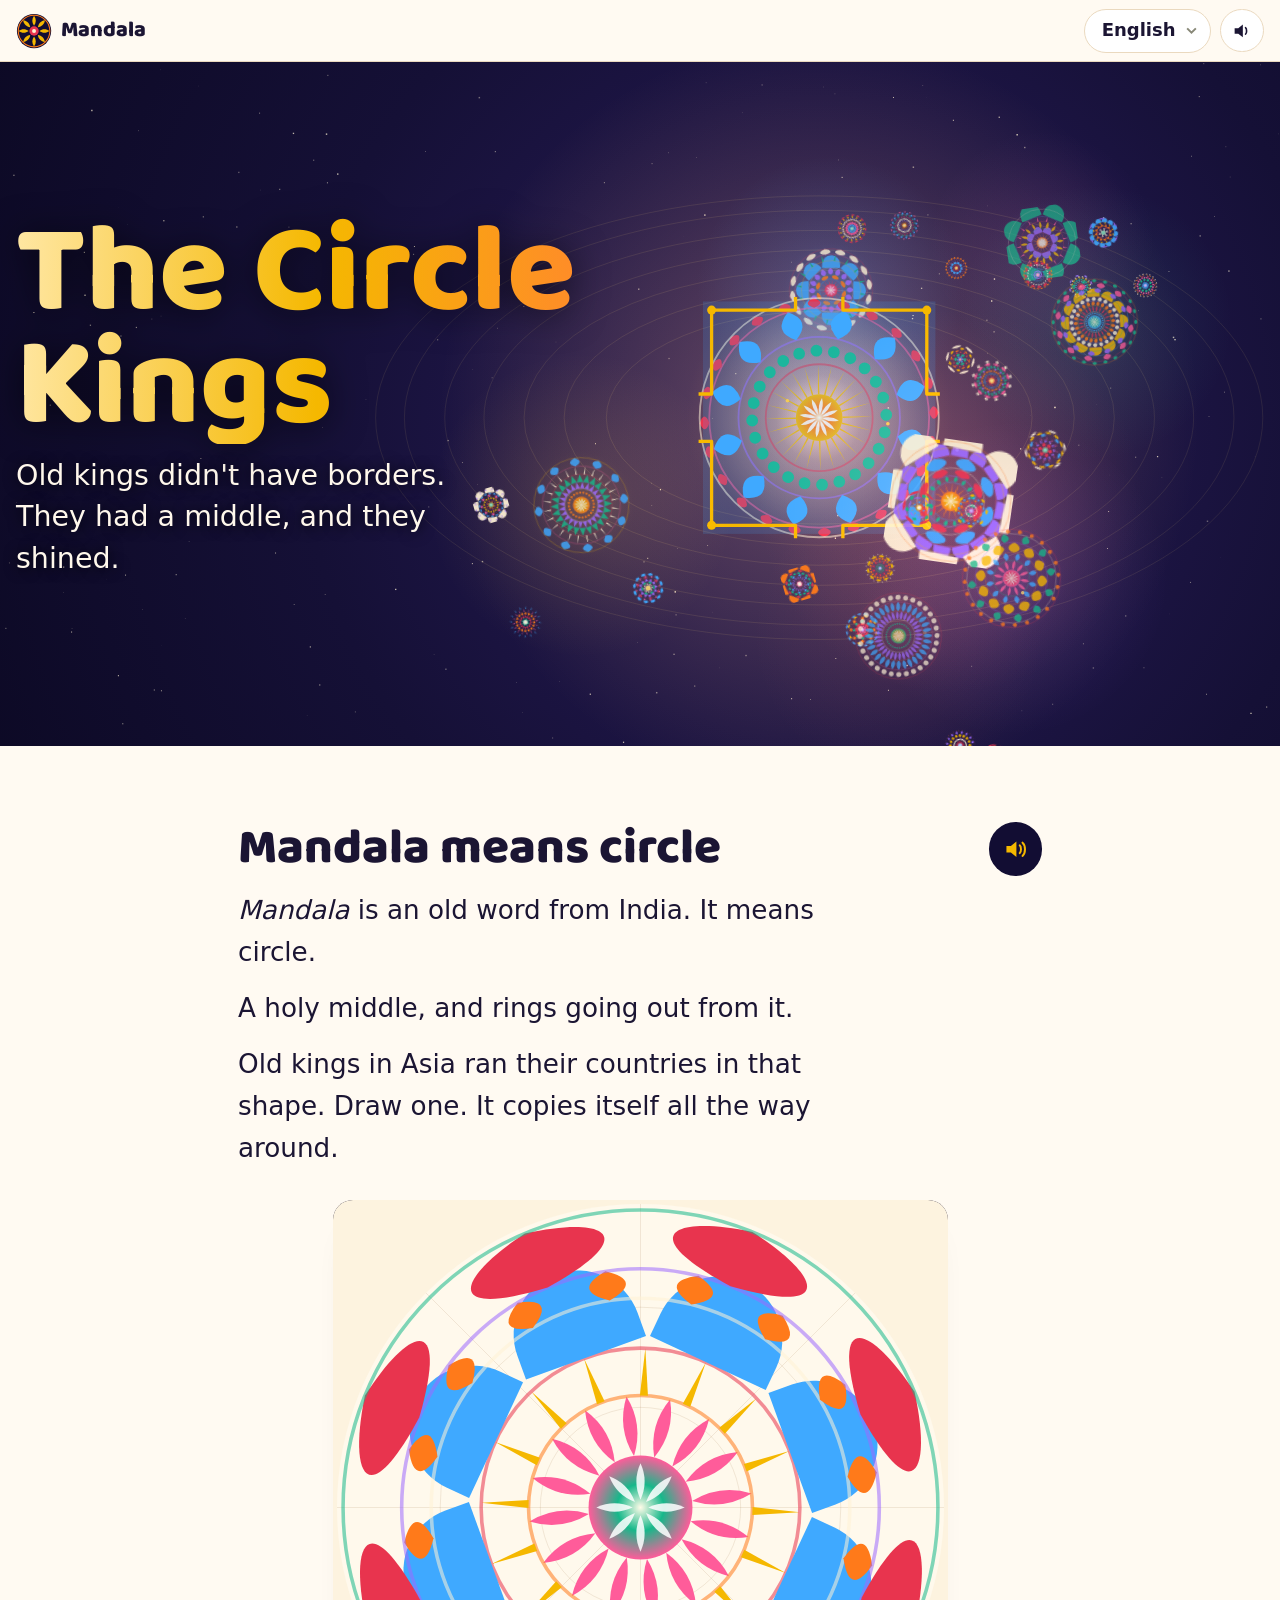
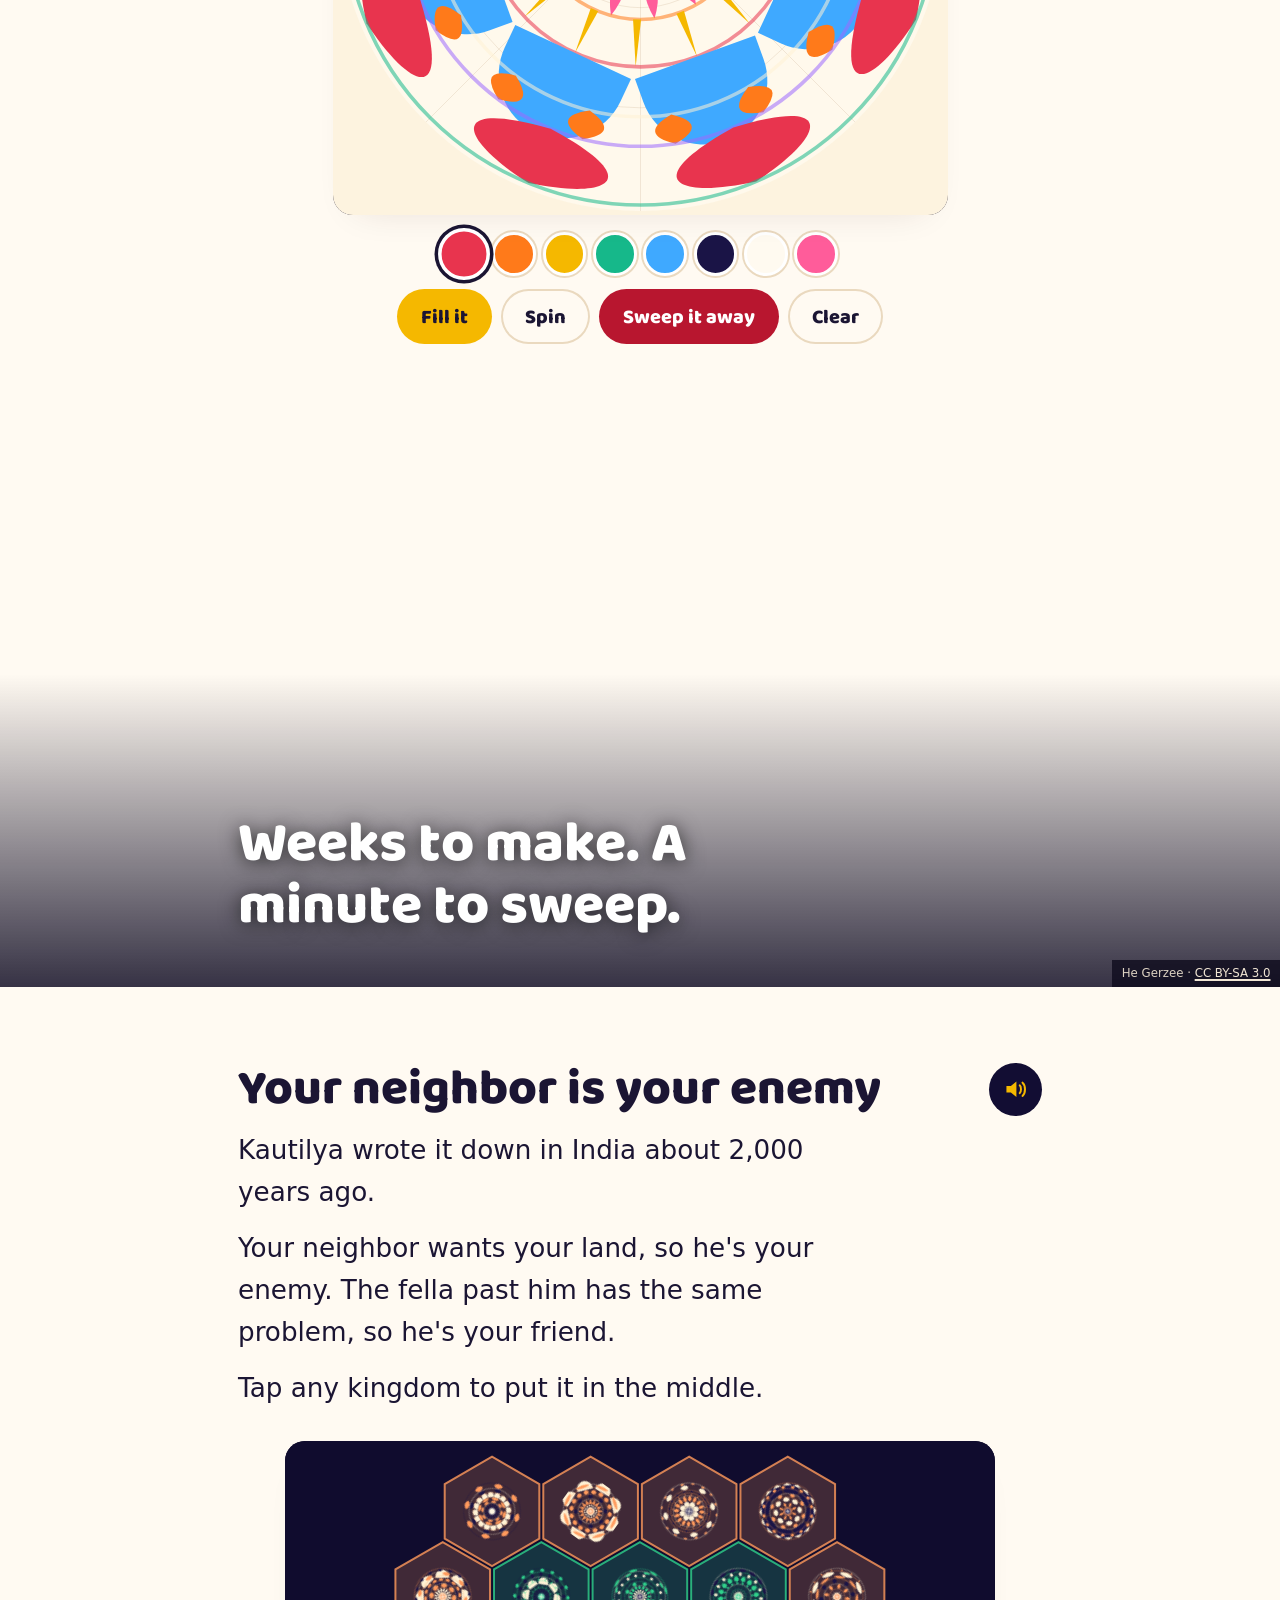
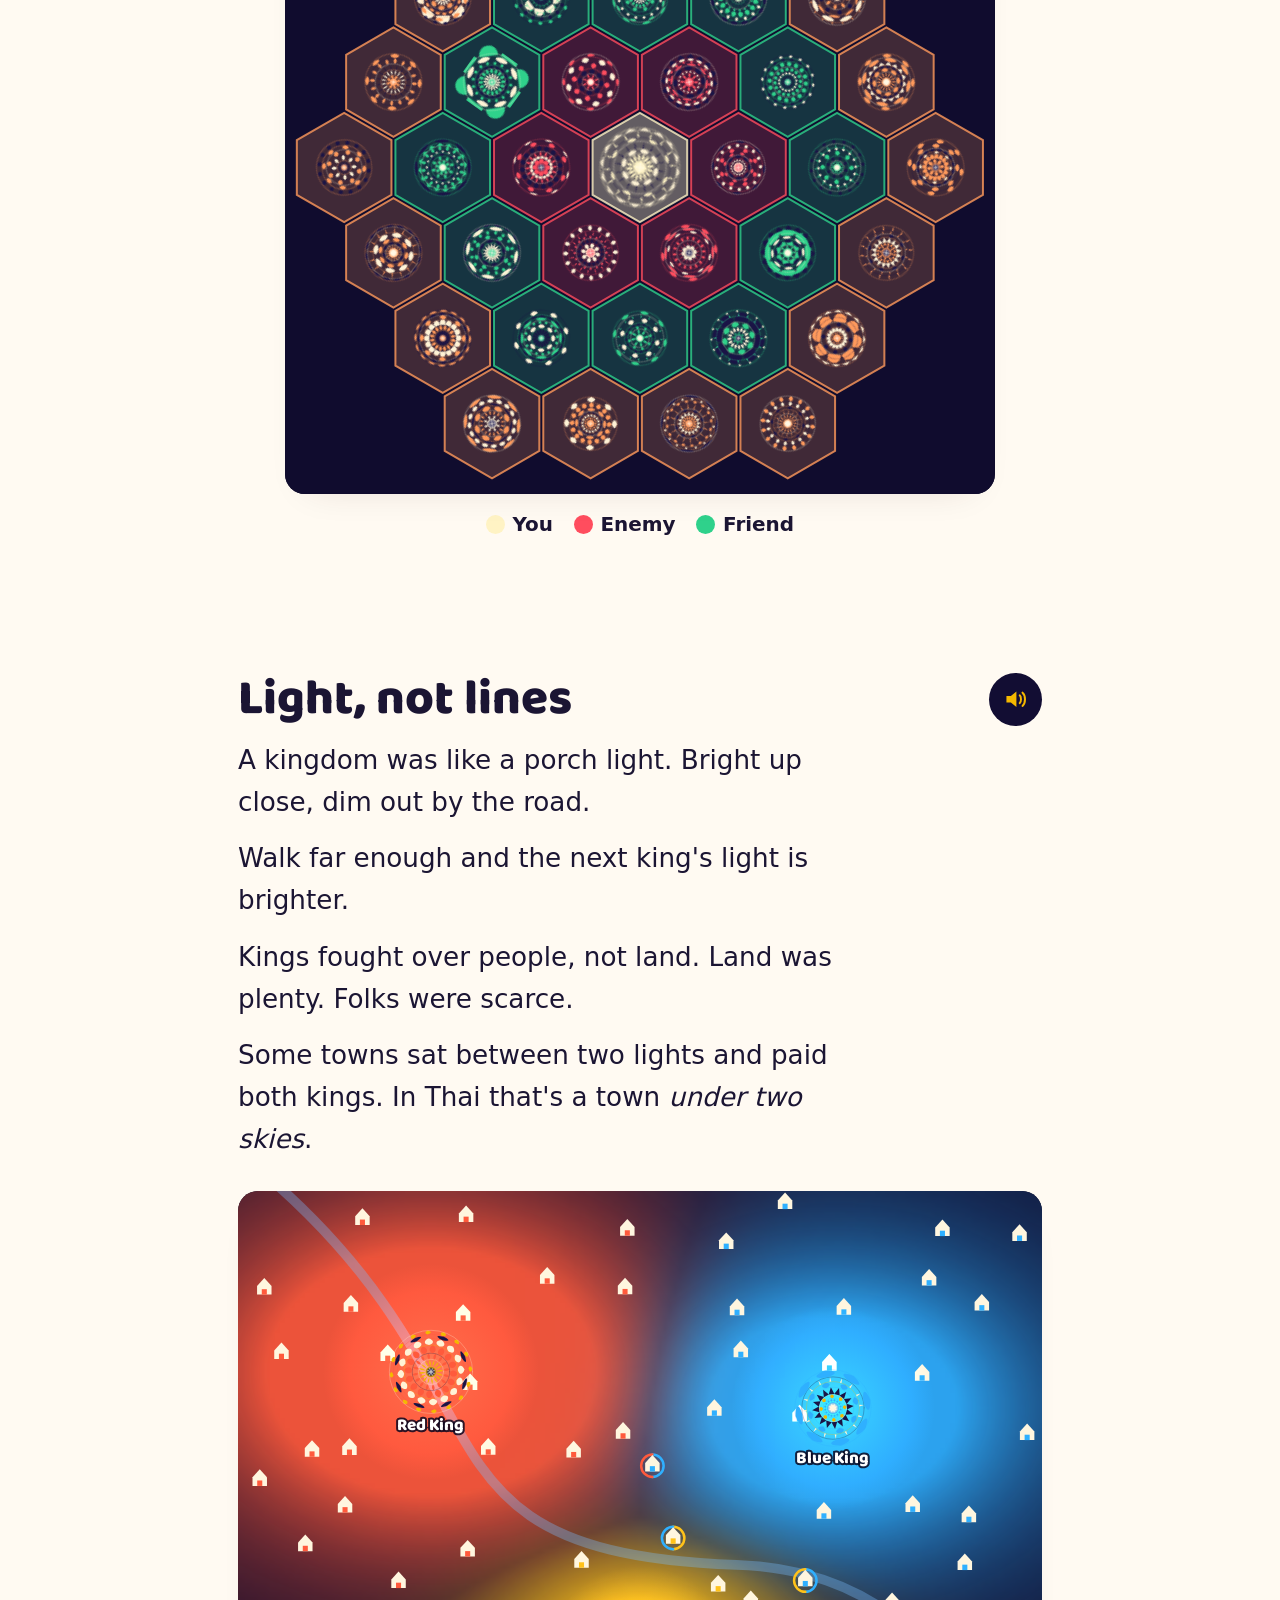
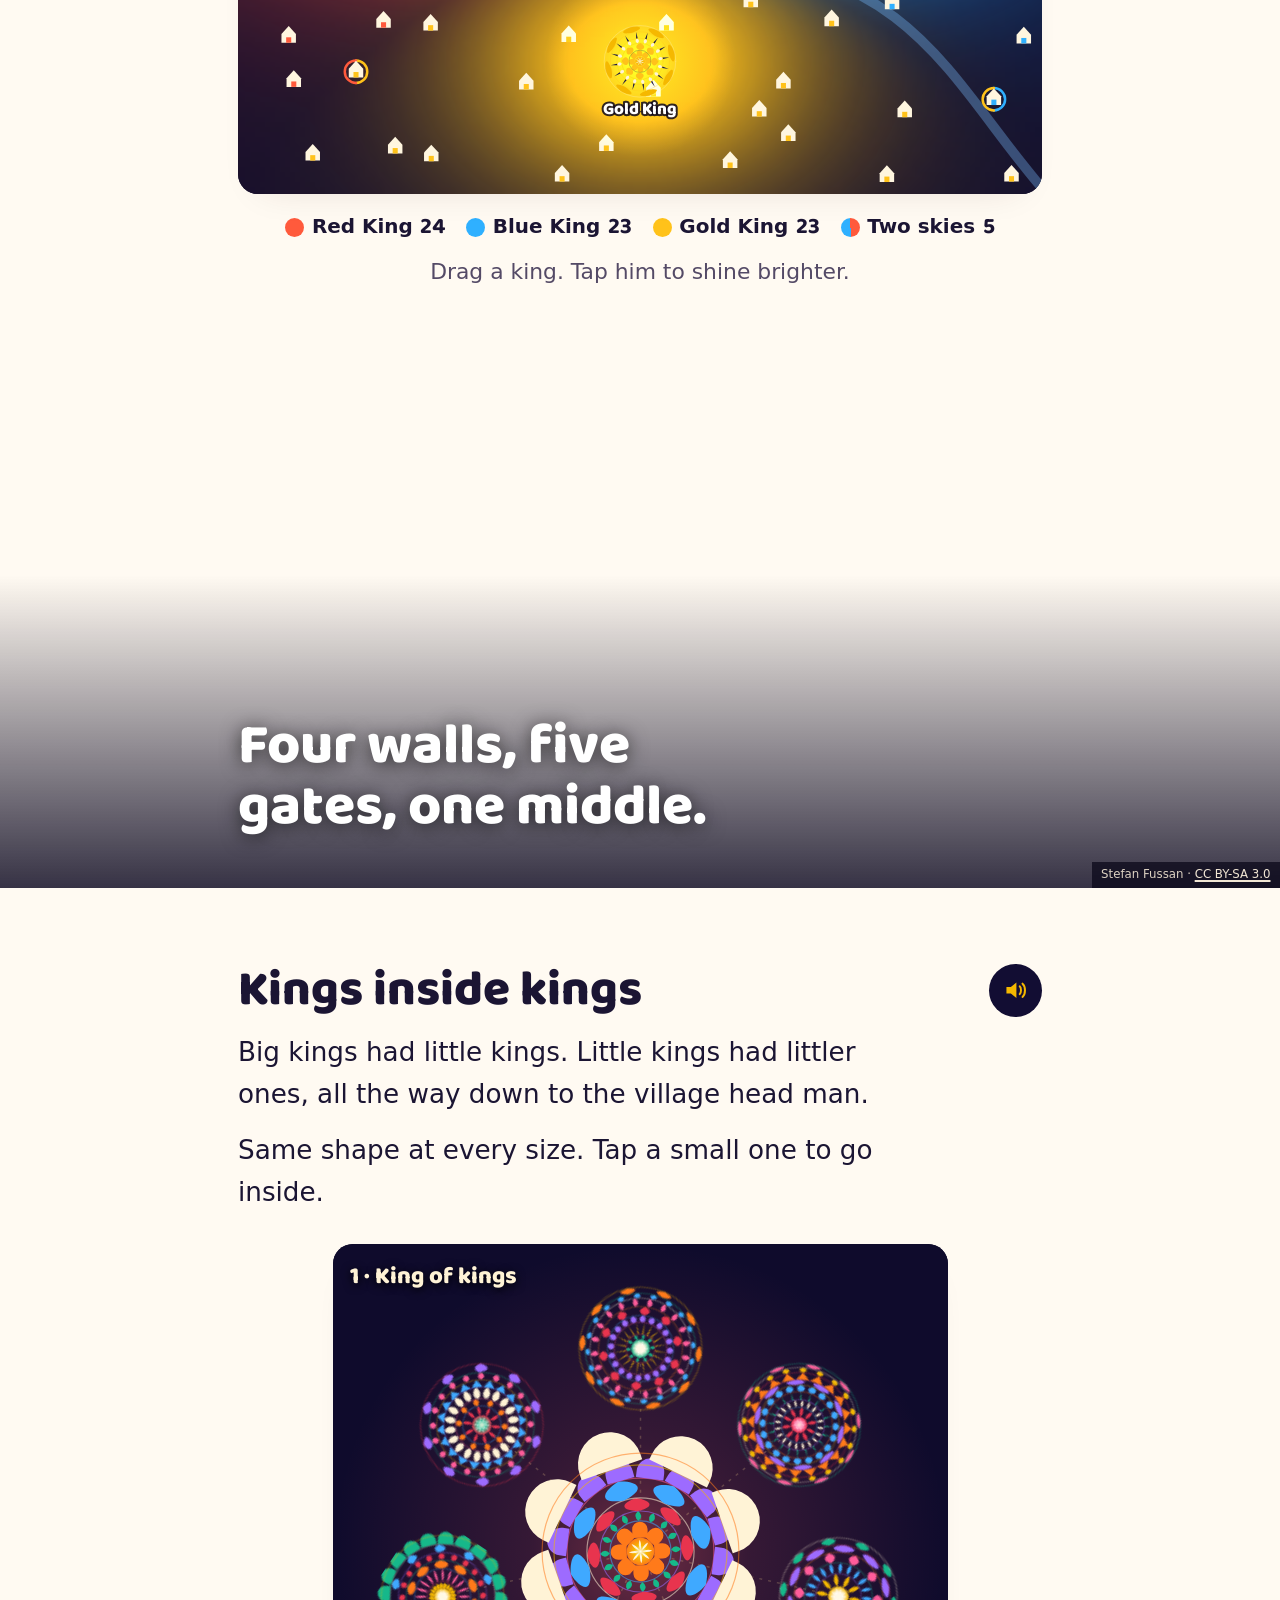
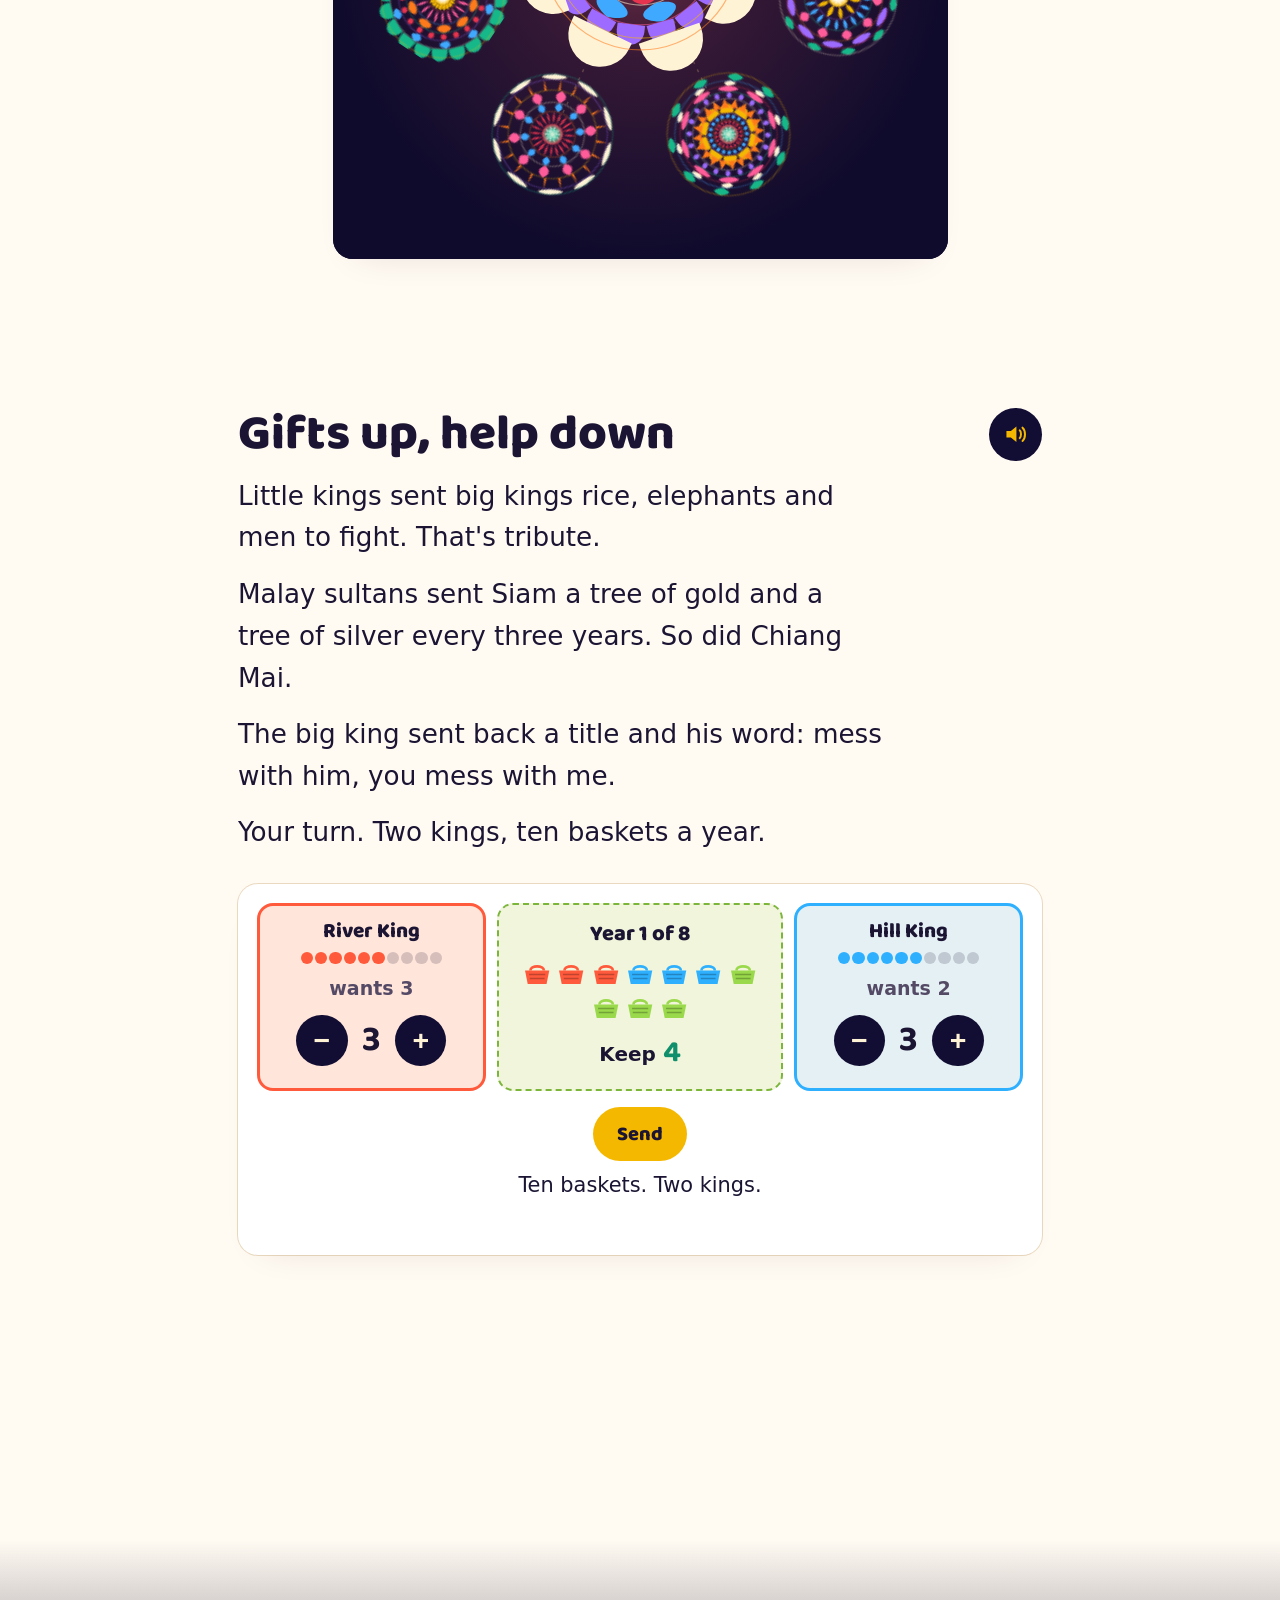
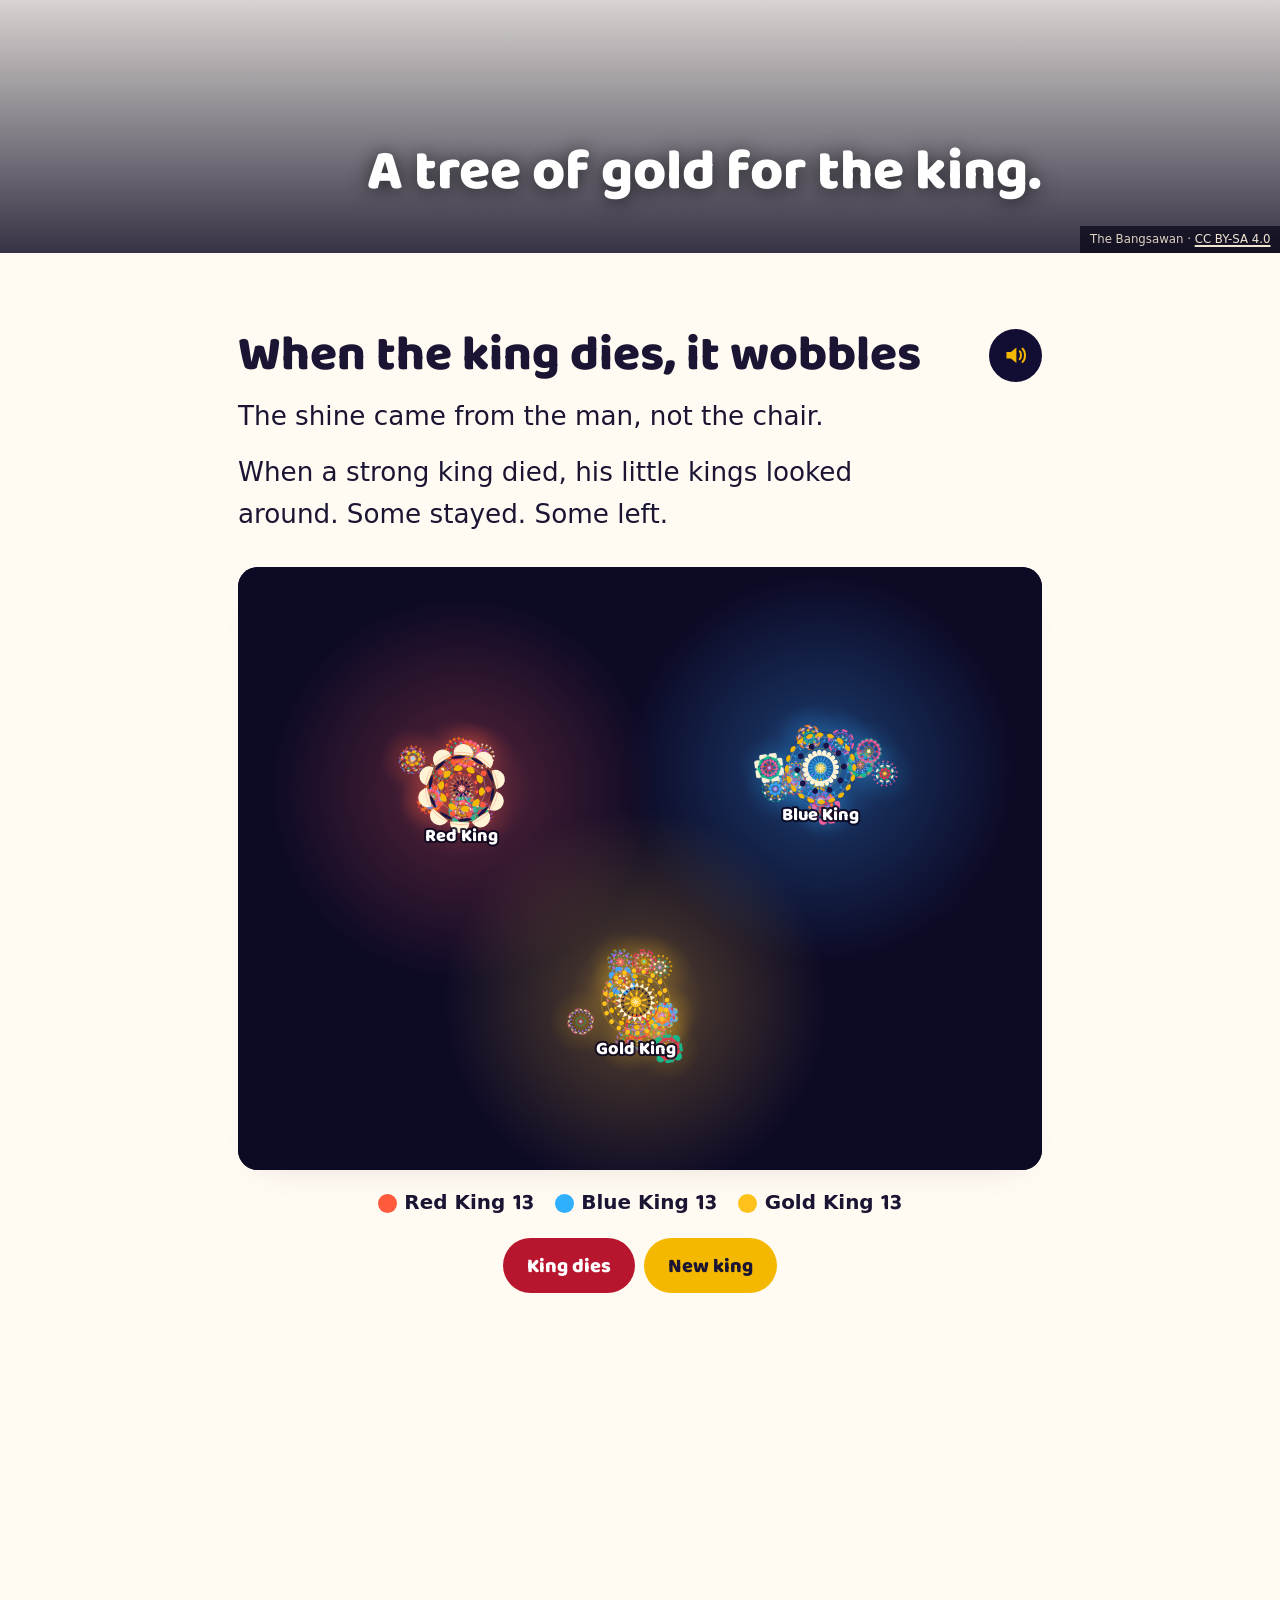
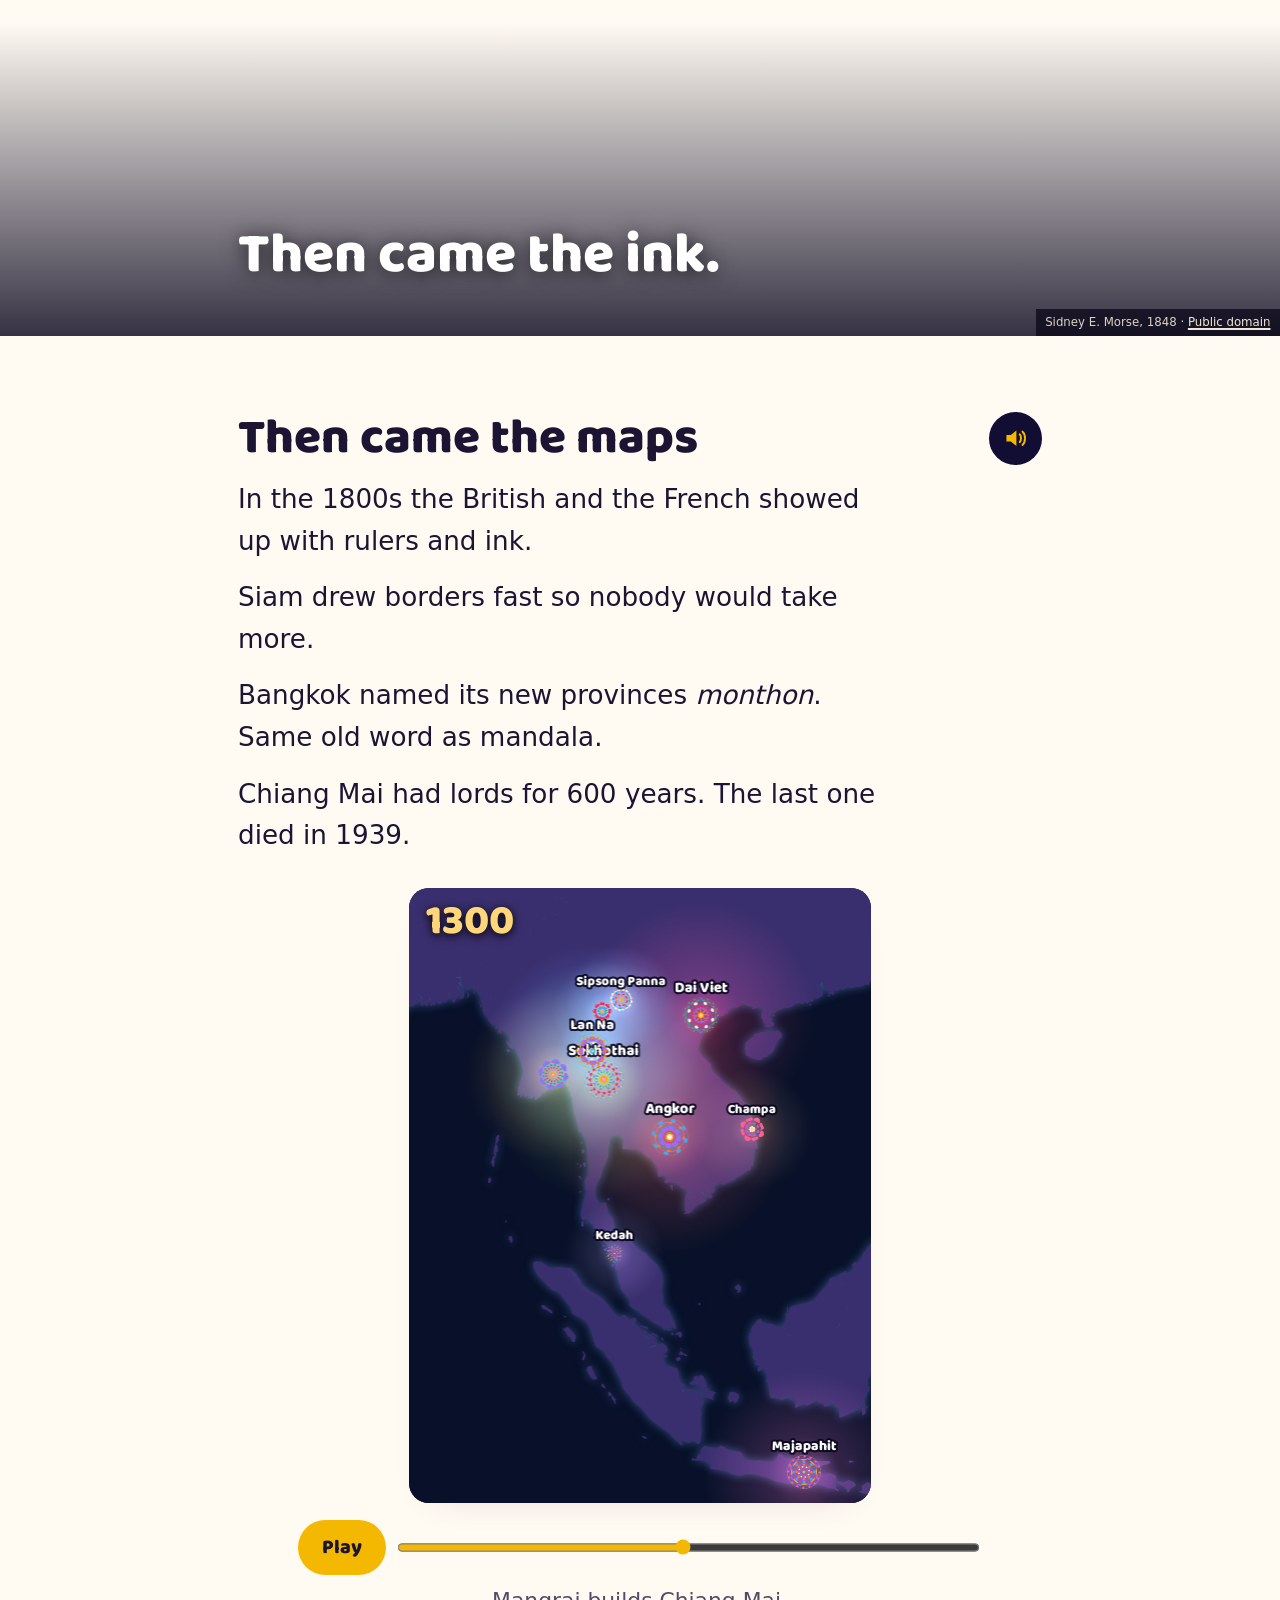
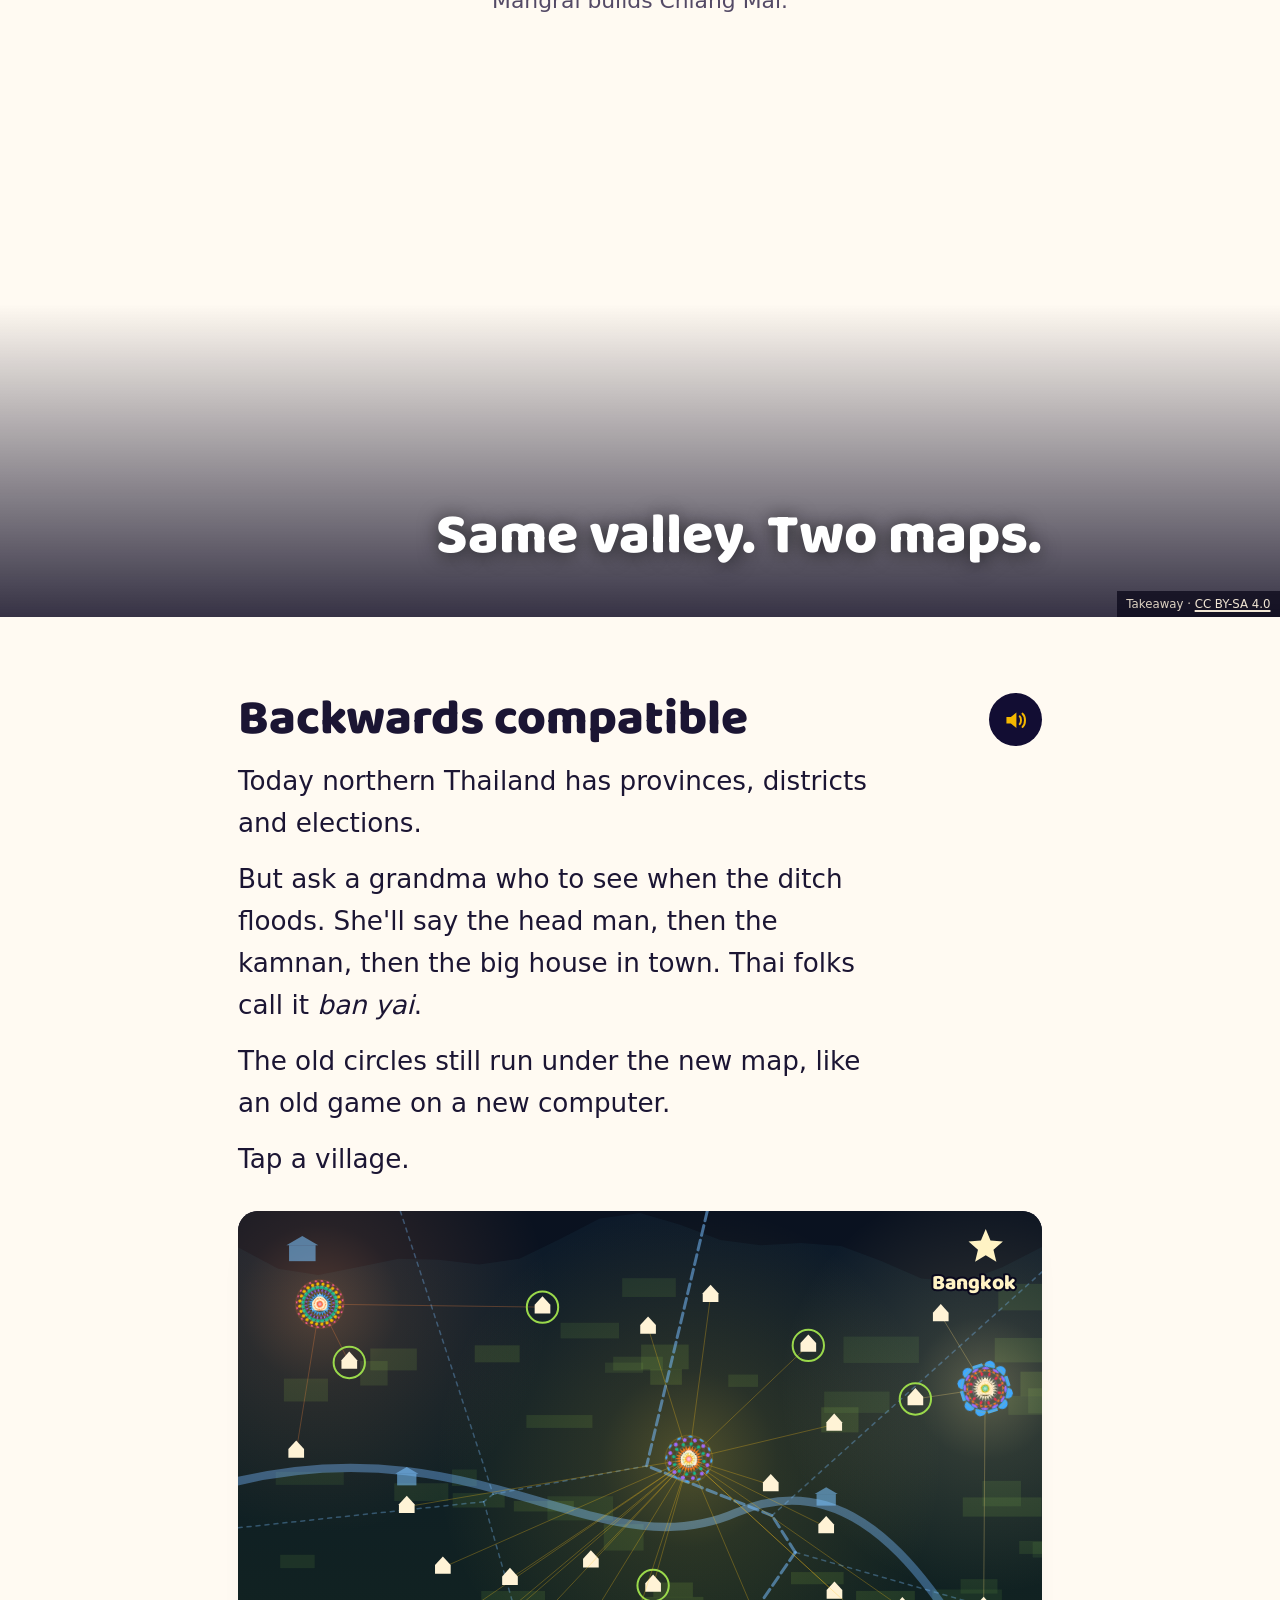
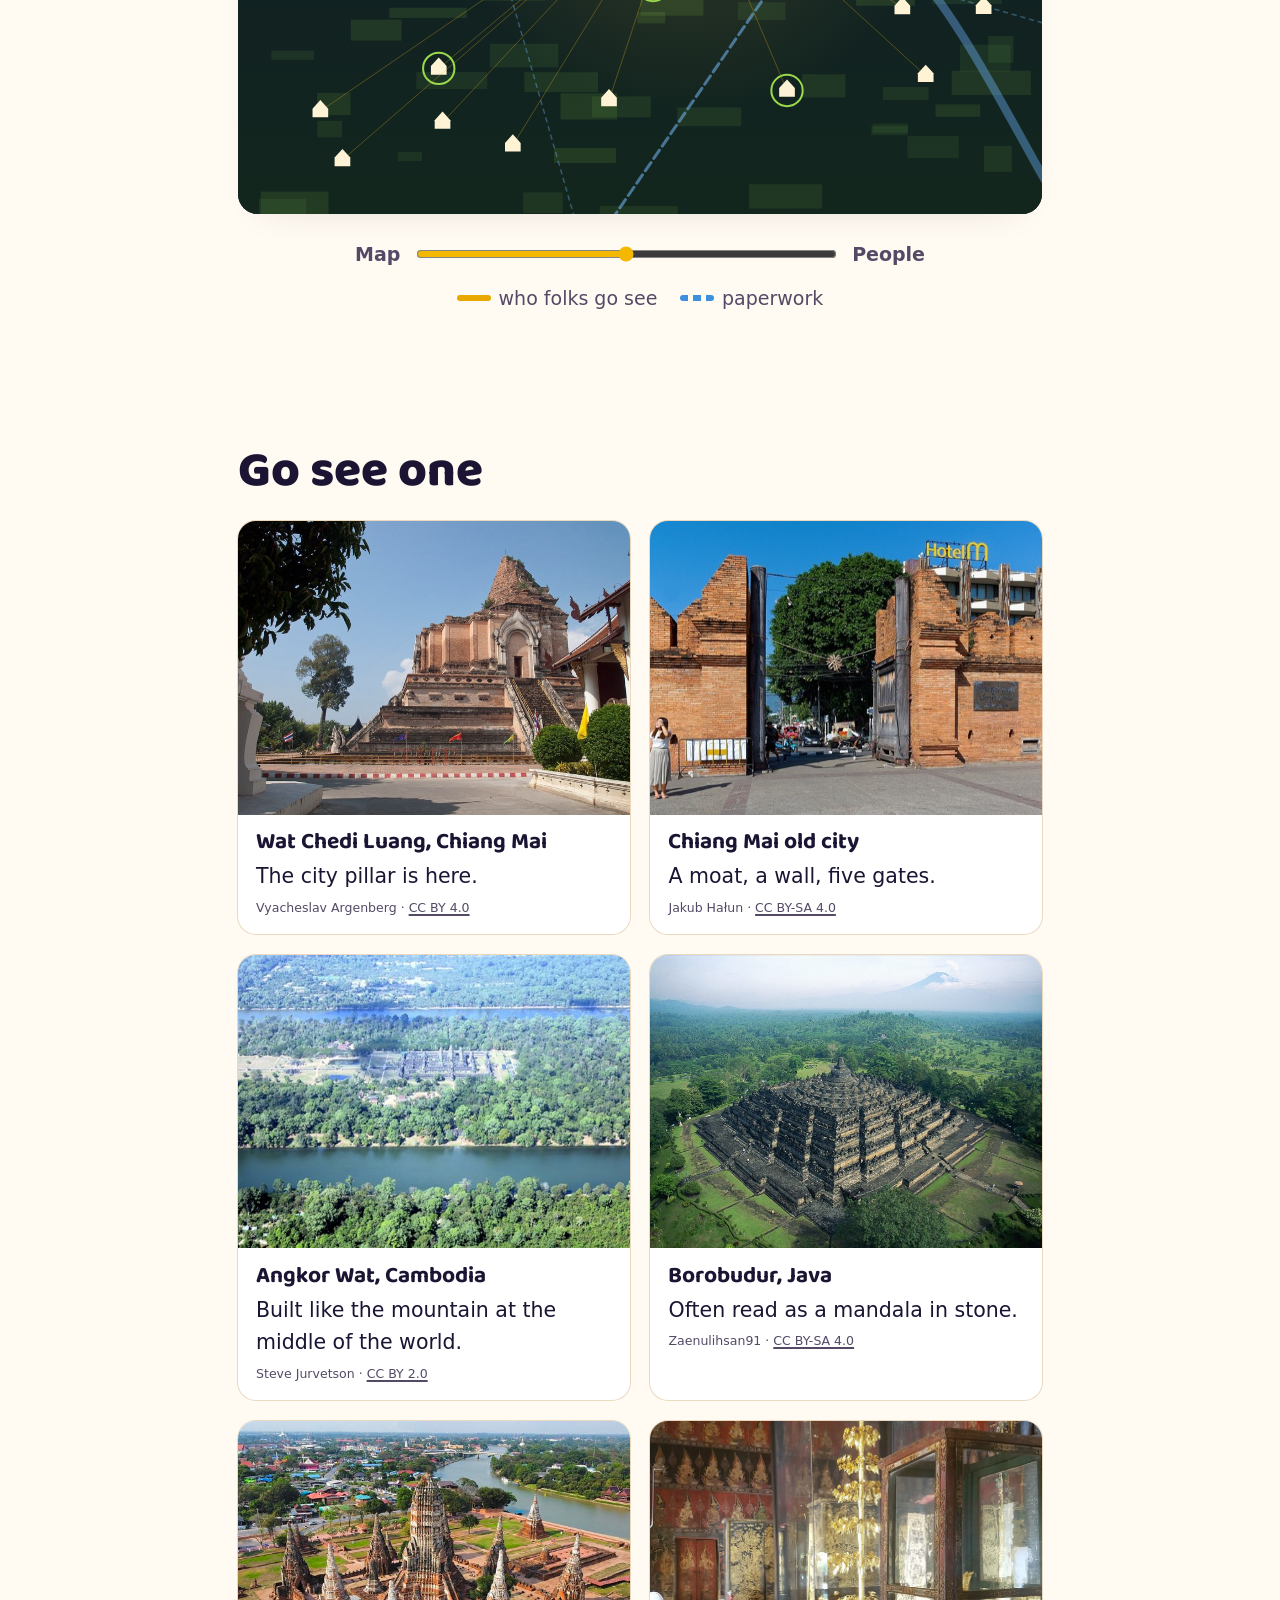
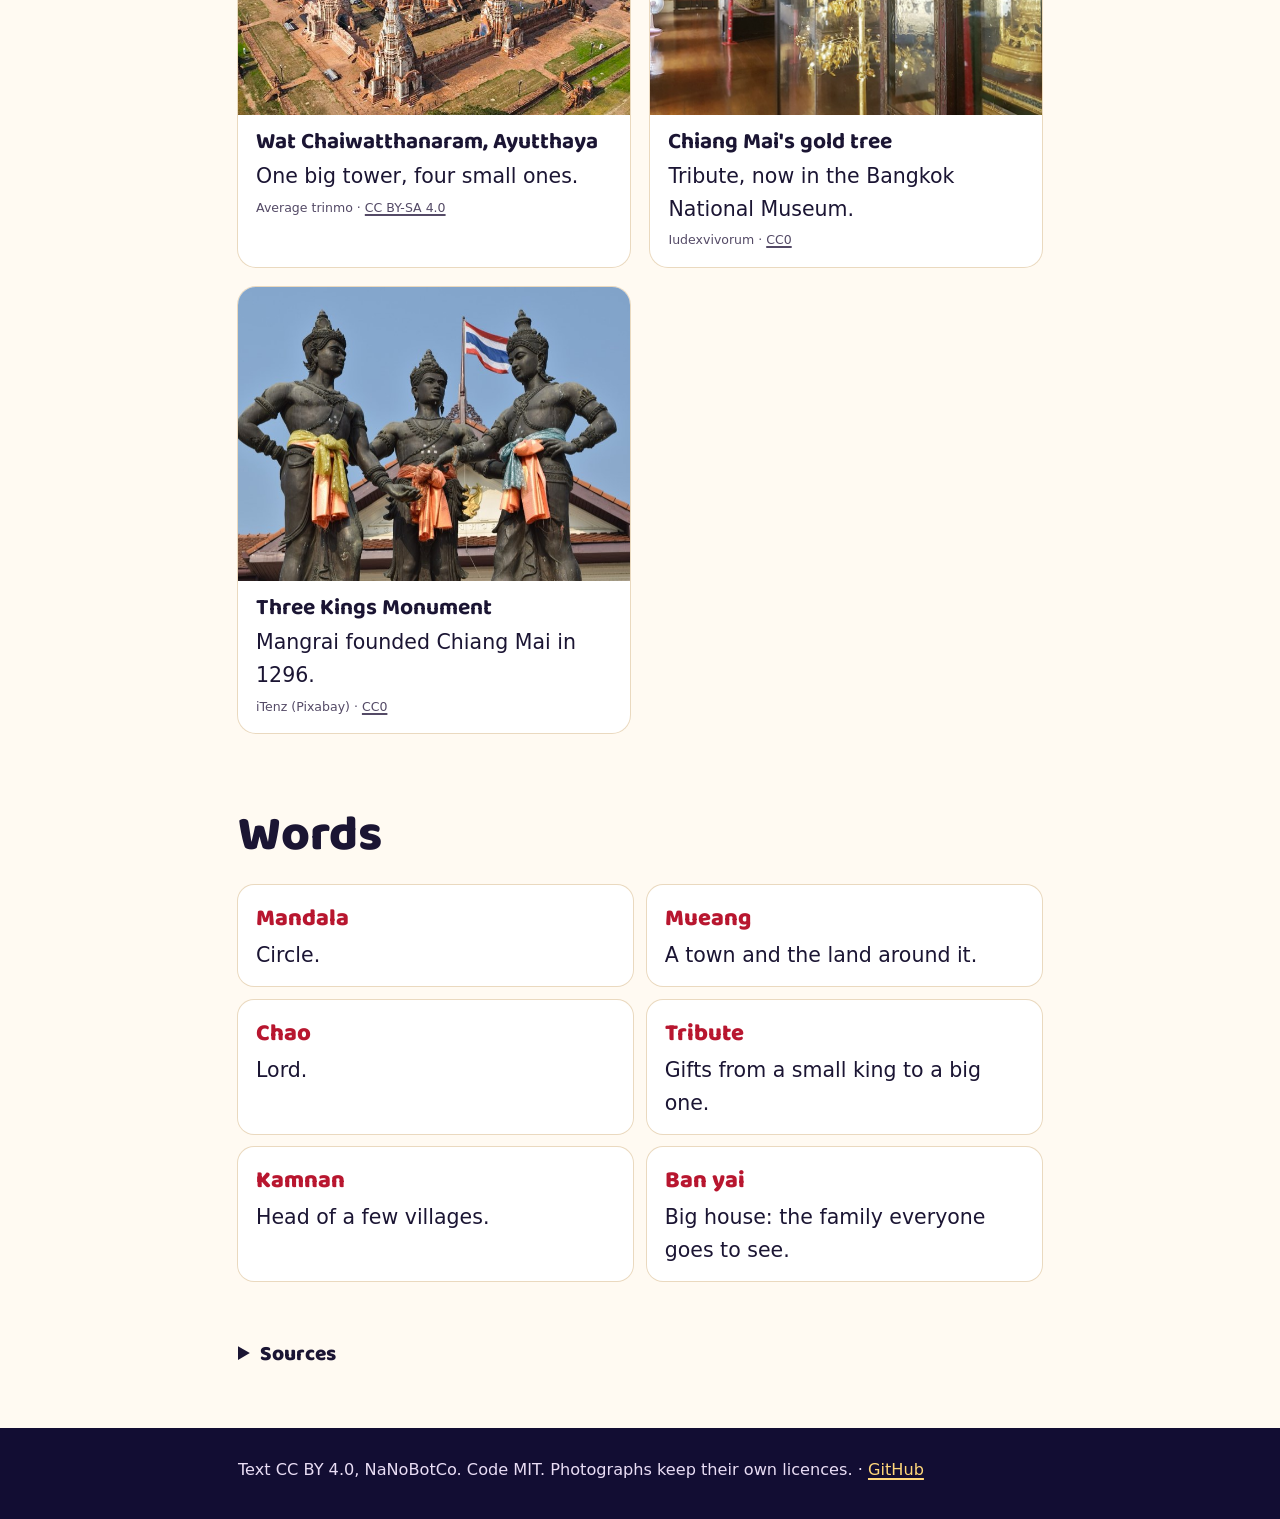
<file: docs/index.html>
<!doctype html>
<html lang="en-US"><head><meta charset="utf-8"><meta name="viewport" content="width=device-width,initial-scale=1,viewport-fit=cover">
<script>(function(){var v=(function(){var v=null;try{v=localStorage.getItem('mandala-voice')}catch(e){}
if(v&&/^(us|bogan|lanna|marathi|genz)$/.test(v))return v;var tz='';try{tz=Intl.DateTimeFormat().resolvedOptions().timeZone||''}catch(e){}
var L=(navigator.languages&&navigator.languages.length?navigator.languages:[navigator.language||'']).map(function(x){return String(x).toLowerCase()});
var has=function(p){return L.some(function(x){return x.indexOf(p)===0})};
if(/^australia\//i.test(tz)||L[0]==='en-au')return 'bogan';if(has('mr'))return 'marathi';
if(/^asia\/bangkok$/i.test(tz)&&(has('th')||has('nod')))return 'lanna';return 'us'})();if(v!=='us')location.replace(location.pathname.replace(/[^/]*$/,'')+v+'/'+location.hash)})();</script>
<title>The Circle Kings</title>
<meta name="description" content="How old Southeast Asian kings ruled in circles of light instead of borders, and why northern Thailand still works a bit that way.">
<link rel="canonical" href="https://nanobotco.github.io/mandala/"><link rel="alternate" hreflang="en-US" href="https://nanobotco.github.io/mandala/"><link rel="alternate" hreflang="en-AU" href="https://nanobotco.github.io/mandala/bogan/"><link rel="alternate" hreflang="th" href="https://nanobotco.github.io/mandala/lanna/"><link rel="alternate" hreflang="mr" href="https://nanobotco.github.io/mandala/marathi/">
<meta property="og:type" content="website"><meta property="og:url" content="https://nanobotco.github.io/mandala/"><meta property="og:title" content="The Circle Kings"><meta property="og:description" content="How old Southeast Asian kings ruled in circles of light instead of borders, and why northern Thailand still works a bit that way.">
<meta property="og:image" content="https://nanobotco.github.io/mandala/card-us.jpg"><meta property="og:image:width" content="1200"><meta property="og:image:height" content="630"><meta property="og:image:alt" content="A glowing gold mandala with little mandalas around it.">
<meta name="twitter:card" content="summary_large_image"><meta name="twitter:image" content="https://nanobotco.github.io/mandala/card-us.jpg"><meta name="twitter:title" content="The Circle Kings"><meta name="twitter:description" content="How old Southeast Asian kings ruled in circles of light instead of borders, and why northern Thailand still works a bit that way.">
<meta name="theme-color" content="#120d33"><link rel="icon" href="icon.svg" type="image/svg+xml">
<link rel="preconnect" href="https://fonts.googleapis.com"><link rel="preconnect" href="https://fonts.gstatic.com" crossorigin>
<link rel="stylesheet" href="https://fonts.googleapis.com/css2?family=Baloo+2:wght@500;700;800&display=swap">
<link rel="stylesheet" href="mandala.css">
<style>:root{--display:"Baloo 2",system-ui,sans-serif;--body:"Avenir Next",Avenir,"Segoe UI",system-ui,sans-serif;--canvas-font:"Baloo 2",system-ui,sans-serif}</style>
</head><body>
<a class="skip" href="#circle">Skip to the story</a>
<header class="top"><a class="brand" href="#top"><svg viewBox="0 0 40 40" aria-hidden="true"><use href="icon.svg#m"/></svg><span>Mandala</span></a>
<div class="tools"><select id="dialect" class="dial" aria-label="Dialect"><option value="./" data-v="us" lang="en-US" selected>English</option><option value="bogan/" data-v="bogan" lang="en-AU">Aussie</option><option value="lanna/" data-v="lanna" lang="th">คำเมือง</option><option value="marathi/" data-v="marathi" lang="mr">मराठी</option><option value="genz/" data-v="genz" lang="en-US">Gen Z</option></select><button class="snd" type="button" aria-pressed="true" aria-label="Sound on"><svg viewBox="0 0 24 24" aria-hidden="true"><path d="M4 9v6h4l5 4V5L8 9H4z" fill="currentColor"/><path class="w" d="M16 8.5c1.5 1 1.5 6 0 7" fill="none" stroke="currentColor" stroke-width="1.8" stroke-linecap="round"/></svg></button></div></header>
<main id="top">
<section class="hero"><canvas id="hero-cv" aria-label="A big mandala with smaller ones going round it. Tap them."></canvas><div class="hin"><h1>The Circle Kings</h1><p class="lede">Old kings didn't have borders. They had a middle, and they shined.</p></div></section>
<div class="col">
<section id="circle" class="sec"><header class="sh"><h2>Mandala means circle</h2><button class="say" type="button" data-for="circle" aria-pressed="false" aria-label="Read aloud"><svg viewBox="0 0 24 24" aria-hidden="true"><path d="M4 9v6h4l5 4V5L8 9H4z" fill="currentColor"/><path d="M16 8.5c1.5 1 1.5 6 0 7M18.5 6c3 2.5 3 9.5 0 12" fill="none" stroke="currentColor" stroke-width="1.8" stroke-linecap="round"/></svg></button></header><div class="talk"><p><i>Mandala</i> is an old word from India. It means circle.</p><p>A holy middle, and rings going out from it.</p><p>Old kings in Asia ran their countries in that shape. Draw one. It copies itself all the way around.</p></div><div class="toy" id="toy-maker"><div class="stage sq"><canvas aria-label="Drawing board. Draw with your finger; it copies itself round the circle."></canvas></div><div class="ctl"><div class="swatches" role="group" aria-label="Colors"></div><button class="btn gold" data-k="fill" type="button">Fill it</button><button class="btn coat" data-k="spin" type="button" aria-pressed="false">Spin</button><button class="btn" data-k="sweep" type="button">Sweep it away</button><button class="btn ghost" data-k="clear" type="button">Clear</button></div><p class="out" aria-live="polite"></p></div></section><div class="band"><div class="bgwrap"><img data-src="img/sand-mandala.jpg" alt="A round sand mandala in bright colors."></div><div class="in"><p class="bh">Weeks to make. A minute to sweep.</p></div><span class="cred">He Gerzee · <a href="https://commons.wikimedia.org/wiki/File:Mandala_made_at_Prismare_by_Tibetan_monks.JPG">CC BY-SA 3.0</a></span></div><section id="ring" class="sec"><header class="sh"><h2>Your neighbor is your enemy</h2><button class="say" type="button" data-for="ring" aria-pressed="false" aria-label="Read aloud"><svg viewBox="0 0 24 24" aria-hidden="true"><path d="M4 9v6h4l5 4V5L8 9H4z" fill="currentColor"/><path d="M16 8.5c1.5 1 1.5 6 0 7M18.5 6c3 2.5 3 9.5 0 12" fill="none" stroke="currentColor" stroke-width="1.8" stroke-linecap="round"/></svg></button></header><div class="talk"><p>Kautilya wrote it down in India about 2,000 years ago.</p><p>Your neighbor wants your land, so he's your enemy. The fella past him has the same problem, so he's your friend.</p><p>Tap any kingdom to put it in the middle.</p></div><div class="toy" id="toy-rings"><div class="stage hexs"><canvas aria-label="Kingdoms on a honeycomb, colored friend or enemy."></canvas></div><div class="legend"></div><p class="out" aria-live="polite"></p></div></section><section id="light" class="sec"><header class="sh"><h2>Light, not lines</h2><button class="say" type="button" data-for="light" aria-pressed="false" aria-label="Read aloud"><svg viewBox="0 0 24 24" aria-hidden="true"><path d="M4 9v6h4l5 4V5L8 9H4z" fill="currentColor"/><path d="M16 8.5c1.5 1 1.5 6 0 7M18.5 6c3 2.5 3 9.5 0 12" fill="none" stroke="currentColor" stroke-width="1.8" stroke-linecap="round"/></svg></button></header><div class="talk"><p>A kingdom was like a porch light. Bright up close, dim out by the road.</p><p>Walk far enough and the next king's light is brighter.</p><p>Kings fought over people, not land. Land was plenty. Folks were scarce.</p><p>Some towns sat between two lights and paid both kings. In Thai that's a town <i>under two skies</i>.</p></div><div class="toy" id="toy-lights"><div class="stage wide"><canvas aria-label="Three kings and their villages. Drag a king."></canvas></div><div class="tally" aria-live="polite"></div><p class="out" aria-live="polite">Drag a king. Tap him to shine brighter.</p></div></section><div class="band"><div class="bgwrap"><img data-src="img/chiang-mai-moat.jpg" alt="Chiang Mai&#x27;s old city moat."></div><div class="in"><p class="bh">Four walls, five gates, one middle.</p></div><span class="cred">Stefan Fussan · <a href="https://commons.wikimedia.org/wiki/File:Chiang_Mai_-_Chiang_Mai_Moat_-_0005.jpg">CC BY-SA 3.0</a></span></div><section id="dolls" class="sec"><header class="sh"><h2>Kings inside kings</h2><button class="say" type="button" data-for="dolls" aria-pressed="false" aria-label="Read aloud"><svg viewBox="0 0 24 24" aria-hidden="true"><path d="M4 9v6h4l5 4V5L8 9H4z" fill="currentColor"/><path d="M16 8.5c1.5 1 1.5 6 0 7M18.5 6c3 2.5 3 9.5 0 12" fill="none" stroke="currentColor" stroke-width="1.8" stroke-linecap="round"/></svg></button></header><div class="talk"><p>Big kings had little kings. Little kings had littler ones, all the way down to the village head man.</p><p>Same shape at every size. Tap a small one to go inside.</p></div><div class="toy" id="toy-dolls"><div class="stage sq"><canvas aria-label="Kingdoms inside kingdoms. Tap a small one to go in."></canvas><span class="lv"></span></div><div class="ctl"><button class="btn ghost" data-k="back" type="button" hidden>Back</button></div><p class="out" aria-live="polite"></p></div></section><section id="gifts" class="sec"><header class="sh"><h2>Gifts up, help down</h2><button class="say" type="button" data-for="gifts" aria-pressed="false" aria-label="Read aloud"><svg viewBox="0 0 24 24" aria-hidden="true"><path d="M4 9v6h4l5 4V5L8 9H4z" fill="currentColor"/><path d="M16 8.5c1.5 1 1.5 6 0 7M18.5 6c3 2.5 3 9.5 0 12" fill="none" stroke="currentColor" stroke-width="1.8" stroke-linecap="round"/></svg></button></header><div class="talk"><p>Little kings sent big kings rice, elephants and men to fight. That's tribute.</p><p>Malay sultans sent Siam a tree of gold and a tree of silver every three years. So did Chiang Mai.</p><p>The big king sent back a title and his word: mess with him, you mess with me.</p><p>Your turn. Two kings, ten baskets a year.</p></div><div class="toy game" id="toy-game"><div class="gboard"><div class="king" data-i="0" style="--c:#ff5a3c"><div class="kname">River King</div><div class="meter" role="img"></div><div class="want"></div><div class="give"><button class="step" type="button" data-i="0" data-d="-1" aria-label="less">−</button><span class="giv"><b>3</b></span><button class="step" type="button" data-i="0" data-d="1" aria-label="more">+</button></div></div><div class="town"><div class="year"></div><div class="baskets"></div><div class="keep">Keep <b></b></div><div class="titles"></div></div><div class="king" data-i="1" style="--c:#2fb0ff"><div class="kname">Hill King</div><div class="meter" role="img"></div><div class="want"></div><div class="give"><button class="step" type="button" data-i="1" data-d="-1" aria-label="less">−</button><span class="giv"><b>3</b></span><button class="step" type="button" data-i="1" data-d="1" aria-label="more">+</button></div></div></div><div class="gctl"><button class="btn gold" data-k="send" type="button">Send</button><button class="btn gold" data-k="again" type="button" hidden>Again</button></div><div class="log" aria-live="polite"></div></div></section><div class="band right"><div class="bgwrap"><img data-src="img/bunga-mas.jpg" alt="A small tree made of gold, sent as tribute." style="object-position:50% 40%"></div><div class="in"><p class="bh">A tree of gold for the king.</p></div><span class="cred">The Bangsawan · <a href="https://commons.wikimedia.org/wiki/File:Bunga_Mas_(Muzium_Negara).jpg">CC BY-SA 4.0</a></span></div><section id="wobble" class="sec"><header class="sh"><h2>When the king dies, it wobbles</h2><button class="say" type="button" data-for="wobble" aria-pressed="false" aria-label="Read aloud"><svg viewBox="0 0 24 24" aria-hidden="true"><path d="M4 9v6h4l5 4V5L8 9H4z" fill="currentColor"/><path d="M16 8.5c1.5 1 1.5 6 0 7M18.5 6c3 2.5 3 9.5 0 12" fill="none" stroke="currentColor" stroke-width="1.8" stroke-linecap="round"/></svg></button></header><div class="talk"><p>The shine came from the man, not the chair.</p><p>When a strong king died, his little kings looked around. Some stayed. Some left.</p></div><div class="toy" id="toy-orbits"><div class="stage wide"><canvas aria-label="Three kings with towns going round them."></canvas></div><div class="tally" aria-live="polite"></div><div class="ctl"><button class="btn" data-k="die" type="button">King dies</button><button class="btn gold" data-k="rise" type="button">New king</button></div><p class="out" aria-live="polite"></p></div></section><div class="band"><div class="bgwrap"><img data-src="img/siam-1848.jpg" alt="An old map of Siam."></div><div class="in"><p class="bh">Then came the ink.</p></div><span class="cred">Sidney E. Morse, 1848 · <a href="https://commons.wikimedia.org/wiki/File:Map_of_Siam_(Thailand)_1848_by_Sidney_Morse.jpg">Public domain</a></span></div><section id="maps" class="sec"><header class="sh"><h2>Then came the maps</h2><button class="say" type="button" data-for="maps" aria-pressed="false" aria-label="Read aloud"><svg viewBox="0 0 24 24" aria-hidden="true"><path d="M4 9v6h4l5 4V5L8 9H4z" fill="currentColor"/><path d="M16 8.5c1.5 1 1.5 6 0 7M18.5 6c3 2.5 3 9.5 0 12" fill="none" stroke="currentColor" stroke-width="1.8" stroke-linecap="round"/></svg></button></header><div class="talk"><p>In the 1800s the British and the French showed up with rulers and ink.</p><p>Siam drew borders fast so nobody would take more.</p><p>Bangkok named its new provinces <i>monthon</i>. Same old word as mandala.</p><p>Chiang Mai had lords for 600 years. The last one died in 1939.</p></div><div class="toy" id="toy-years"><div class="stage tall"><canvas aria-label="Map of Southeast Asia with kingdoms as lights."></canvas><span class="yr">1300</span></div><div class="ctl yrs"><button class="btn gold" data-k="play" type="button" aria-pressed="false">Play</button><input type="range" min="600" max="2026" value="1300" aria-label="Year"></div><p class="out" aria-live="polite"></p></div></section><div class="band right"><div class="bgwrap"><img data-src="img/mae-wang-rice.jpg" alt="Rice fields in northern Thailand."></div><div class="in"><p class="bh">Same valley. Two maps.</p></div><span class="cred">Takeaway · <a href="https://commons.wikimedia.org/wiki/File:Rice_farmers_Mae_Wang_Chiang_Mai_Province.jpg">CC BY-SA 4.0</a></span></div><section id="today" class="sec"><header class="sh"><h2>Backwards compatible</h2><button class="say" type="button" data-for="today" aria-pressed="false" aria-label="Read aloud"><svg viewBox="0 0 24 24" aria-hidden="true"><path d="M4 9v6h4l5 4V5L8 9H4z" fill="currentColor"/><path d="M16 8.5c1.5 1 1.5 6 0 7M18.5 6c3 2.5 3 9.5 0 12" fill="none" stroke="currentColor" stroke-width="1.8" stroke-linecap="round"/></svg></button></header><div class="talk"><p>Today northern Thailand has provinces, districts and elections.</p><p>But ask a grandma who to see when the ditch floods. She'll say the head man, then the kamnan, then the big house in town. Thai folks call it <i>ban yai</i>.</p><p>The old circles still run under the new map, like an old game on a new computer.</p><p>Tap a village.</p></div><div class="toy" id="toy-overlay"><div class="stage wide"><canvas aria-label="A valley drawn as offices and as people."></canvas></div><label class="rng mixr"><span>Map</span><input type="range" min="0" max="100" value="50" aria-label="Map / People"><span>People</span></label><p class="key"><span><i class="g"></i>who folks go see</span><span><i class="b"></i>paperwork</span></p><p class="out" aria-live="polite"></p></div></section>
<section id="visit" class="sec"><header class="sh"><h2>Go see one</h2></header><div class="cards"><figure class="card"><div class="ph"><img data-src="img/wat-chedi-luang.jpg" alt="The big brick chedi of Wat Chedi Luang." width="800" height="600"></div><figcaption><b>Wat Chedi Luang, Chiang Mai</b><span>The city pillar is here.</span><small>Vyacheslav Argenberg · <a href="https://commons.wikimedia.org/wiki/File:Wat_Chedi_Luang,_Stupa,_Chiang_Mai,_Thailand.jpg">CC BY 4.0</a></small></figcaption></figure><figure class="card"><div class="ph"><img data-src="img/tha-phae-gate.jpg" alt="Tha Phae Gate in Chiang Mai." width="800" height="600"></div><figcaption><b>Chiang Mai old city</b><span>A moat, a wall, five gates.</span><small>Jakub Hałun · <a href="https://commons.wikimedia.org/wiki/File:20171105_Tha_Phae_Gate_Chiang_Mai_9784_DxO.jpg">CC BY-SA 4.0</a></small></figcaption></figure><figure class="card"><div class="ph"><img data-src="img/angkor-wat-air.jpg" alt="Angkor Wat from the air." width="800" height="600"></div><figcaption><b>Angkor Wat, Cambodia</b><span>Built like the mountain at the middle of the world.</span><small>Steve Jurvetson · <a href="https://commons.wikimedia.org/wiki/File:Angkor_Wat_aerial_view.jpg">CC BY 2.0</a></small></figcaption></figure><figure class="card"><div class="ph"><img data-src="img/borobudur.jpg" alt="Borobudur from above." width="800" height="600"></div><figcaption><b>Borobudur, Java</b><span>Often read as a mandala in stone.</span><small>Zaenulihsan91 · <a href="https://commons.wikimedia.org/wiki/File:Borobudur_Magelang.jpg">CC BY-SA 4.0</a></small></figcaption></figure><figure class="card"><div class="ph"><img data-src="img/wat-chaiwatthanaram.jpg" alt="Wat Chaiwatthanaram from above." width="800" height="600"></div><figcaption><b>Wat Chaiwatthanaram, Ayutthaya</b><span>One big tower, four small ones.</span><small>Average trinmo · <a href="https://commons.wikimedia.org/wiki/File:Wat_Chaiwatthanaram_by_drone.jpg">CC BY-SA 4.0</a></small></figcaption></figure><figure class="card"><div class="ph"><img data-src="img/chiang-mai-gold-tree.jpg" alt="A tall gold tree in a glass case." width="800" height="600"></div><figcaption><b>Chiang Mai's gold tree</b><span>Tribute, now in the Bangkok National Museum.</span><small>Iudexvivorum · <a href="https://commons.wikimedia.org/wiki/File:Bangkok_National_Museum_-_2017-04-22_(139).jpg">CC0</a></small></figcaption></figure><figure class="card"><div class="ph"><img data-src="img/three-kings.jpg" alt="Bronze statues of three kings." width="800" height="600"></div><figcaption><b>Three Kings Monument</b><span>Mangrai founded Chiang Mai in 1296.</span><small>iTenz (Pixabay) · <a href="https://commons.wikimedia.org/wiki/File:Three_Kings_Monument_Chiang_Mai.jpg">CC0</a></small></figcaption></figure></div></section>
<section id="words" class="sec"><header class="sh"><h2>Words</h2></header><dl class="words"><div class="word"><dt>Mandala</dt><dd>Circle.</dd></div><div class="word"><dt>Mueang</dt><dd>A town and the land around it.</dd></div><div class="word"><dt>Chao</dt><dd>Lord.</dd></div><div class="word"><dt>Tribute</dt><dd>Gifts from a small king to a big one.</dd></div><div class="word"><dt>Kamnan</dt><dd>Head of a few villages.</dd></div><div class="word"><dt>Ban yai</dt><dd>Big house: the family everyone goes to see.</dd></div></dl></section>
<details class="src"><summary>Sources</summary><ul><li>Kautilya, <i>Arthashastra</i>, Book 6, the circle of kings (rajamandala), translated by R. Shamasastry (1915): <a href="https://en.wikisource.org/wiki/Arthashastra/Book_VI">Book 6</a>. Dating: Patrick Olivelle, <i>King, Governance, and Law in Ancient India</i> (Oxford, 2013).</li><li>O. W. Wolters, "Ayudhyā and the Rearward Part of the World", <i>Journal of the Royal Asiatic Society</i> (1968), pp. 166–178, and <i>History, Culture, and Region in Southeast Asian Perspectives</i> (ISEAS, 1982; revised 1999). He brought Kautilya's word into Southeast Asian history.</li><li>S. J. Tambiah, <i>World Conqueror and World Renouncer</i> (Cambridge University Press, 1976), chapter 7, The Galactic Polity.</li><li>Sunait Chutintaranond, "Mandala, Segmentary State and Politics of Centralization in Medieval Ayudhya", <i>Journal of the Siam Society</i> 78(1) (1990): <a href="https://thesiamsociety.org/wp-content/uploads/1990/03/JSS_078_1i_SunaitChutintaranond_MandalaSegmentaryStateInMedievalAyudhaya.pdf">PDF</a></li><li>Thongchai Winichakul, <i>Siam Mapped: A History of the Geo-Body of a Nation</i> (University of Hawai'i Press, 1994). Thai edition: กำเนิดสยามจากแผนที่.</li><li>Volker Grabowsky, <i>The Northern Tai Polity of Lan Na</i>, ARI Working Paper 17 (2004): <a href="https://ari.nus.edu.sg/wp-content/uploads/2018/10/wps04_017.pdf">PDF</a></li><li>Apiradee Techasiriwan, <i>Tai Lü Manuscripts from Southern Yunnan and Northern Laos</i> (PhD, Hamburg, 2019), p. 26, a polity with two overlords, เมืองสองฝ่ายฟ้า: <a href="https://ediss.sub.uni-hamburg.de/bitstream/ediss/6013/1/Dissertation.pdf">PDF</a></li><li>รัตนาพร เศรษฐกุล, การเมืองข้ามฝั่งโขง: ความสัมพันธ์ระหว่างน่านกับสิบสองปันนา, วารสารวิจิตรศิลป์ 6(1), 2558: <a href="https://so02.tci-thaijo.org/index.php/fineartsJournal/article/view/77254">article</a></li><li>เพ็ญสุภา สุขคตะ, มติชนสุดสัปดาห์, 26 พ.ย. 2566, on the city navel and the Inthakhin pillar: <a href="https://www.matichon.co.th/weekly/column/article_728490">column</a></li><li>Tej Bunnag, <i>The Provincial Administration of Siam, 1892–1915</i> (Oxford University Press, 1977). The monthon, headmen and kamnan.</li><li>Christopher Paik and Jessica Vechbanyongratana, "Path to Centralization and Development: Evidence from Siam", <i>World Politics</i> 71(2) (2019). Chiang Mai fully run from Bangkok by 1915.</li><li>Paul Chambers and Watcharapol Supajakwattana, "The Impact of 'Baan Yai' on Thai Politics", ISEAS Perspective 2025/28: <a href="https://www.iseas.edu.sg/wp-content/uploads/2025/03/ISEAS_Perspective_2025_28.pdf">PDF</a></li><li>Andrew Walker, <i>Thailand's Political Peasants: Power in the Modern Rural Economy</i> (University of Wisconsin Press, 2012). A village in Chiang Mai province.</li><li>Bunga mas: <a href="https://www.muziumnegara.gov.my/en/bunga-mas-golden-flower">Muzium Negara</a> · <a href="https://en.wikipedia.org/wiki/Bunga_mas">Wikipedia</a>. Chiang Mai's gold and silver trees: <a href="https://en.wikipedia.org/wiki/Nakhon_Chiang_Mai_(1775%E2%80%931899)">Nakhon Chiang Mai, 1775–1899</a></li><li>Wikipedia: <a href="https://en.wikipedia.org/wiki/Mandala_(political_model)">Mandala (political model)</a> · <a href="https://en.wikipedia.org/wiki/Lan_Na">Lan Na</a> · <a href="https://en.wikipedia.org/wiki/Monthon">Monthon</a> · <a href="https://en.wikipedia.org/wiki/Inthakhin_(pillar)">Inthakhin pillar</a> · <a href="https://en.wikipedia.org/wiki/Sand_mandala">Sand mandala</a> · <a href="https://en.wikipedia.org/wiki/Maratha_Confederacy">Maratha Confederacy</a></li><li>Map outlines: <a href="https://www.naturalearthdata.com/">Natural Earth</a>, public domain. Kingdom dates on the years map are rounded.</li><li>Photographs: Wikimedia Commons, credited on each picture.</li></ul></details>
</div></main>
<footer class="bot"><div class="in"><p>Text CC BY 4.0, NaNoBotCo. Code MIT. Photographs keep their own licences. · <a href="https://github.com/NaNoBotCo/mandala">GitHub</a></p></div></footer>
<script>window.V={"key": "us", "tts": "en-US", "tts2": null, "rate": 0.9, "digits": null, "era": 0, "era_label": "", "t": {"ui": {"say": "Read aloud", "stop": "Stop", "soundOn": "Sound on", "soundOff": "Sound off"}, "maker": {"swept": "Gone.", "colors": ["red", "orange", "gold", "green", "blue", "night", "white", "pink"]}, "lights": {"kings": ["Red King", "Blue King", "Gold King"], "two": "Two skies", "one": "Pays the {k}.", "both": "Pays the {a} and the {b}."}, "dolls": {"you": "YOU", "levels": [{"name": "King of kings", "line": ""}, {"name": "Kingdom", "line": ""}, {"name": "Town", "line": ""}, {"name": "Village", "line": ""}, {"name": "Your house", "line": "That's you, in the middle."}]}, "game": {"kings": ["River King", "Hill King"], "wants": "wants {n}", "year": "Year {y} of {n}", "special": "The {k} wants extra this year.", "fed": "Folks ate well.", "hungry": "Folks went hungry.", "saved": "The {k} got mad. The {o} protected you.", "raid": "The {k} sent elephants. You lose 3 baskets.", "gift": "The {k} sends a title.", "ends": ["The town made it.", "Both kings stayed happy.", "They'll tell stories about you."], "start": "Ten baskets. Two kings."}, "orbits": {"kings": ["Red King", "Blue King", "Gold King"], "dieMsg": "The {k} died. His towns drift.", "riseMsg": "A new {k}. Towns come back.", "allStrong": "Every king is strong right now.", "shakeMsg": "", "meritMsg": "The {k} shines brighter."}, "years": {"names": {"srivijaya": "Srivijaya", "dvaravati": "Dvaravati", "hariphunchai": "Hariphunchai", "angkor": "Angkor", "cambodia": "Cambodia", "champa": "Champa", "pagan": "Pagan", "daiviet": "Dai Viet", "hue": "Hue", "sukhothai": "Sukhothai", "lanna": "Lan Na", "nan": "Nan", "kengtung": "Kengtung", "sipsong": "Sipsong Panna", "ayutthaya": "Ayutthaya", "bangkok": "Bangkok", "lanxang": "Lan Xang", "vientiane": "Vientiane", "luangprabang": "Luang Prabang", "pegu": "Pegu", "ava": "Ava", "malacca": "Malacca", "majapahit": "Majapahit", "patani": "Patani", "kedah": "Kedah"}, "notes": {"700": "Srivijaya rules the sea trade.", "1150": "Angkor Wat is built.", "1296": "Mangrai builds Chiang Mai.", "1351": "Ayutthaya begins.", "1431": "Ayutthaya takes Angkor.", "1558": "Burma takes Chiang Mai.", "1767": "Ayutthaya falls. Bangkok is next.", "1775": "Chiang Mai breaks from Burma.", "1893": "France takes the land east of the Mekong.", "1909": "Treaty with Britain. The last borders.", "1939": "Chiang Mai's last lord dies. Siam becomes Thailand.", "2026": "Lines on top. Lights underneath."}}, "overlay": {"people": ["You", "Head man", "Kamnan", "Big house", "Bangkok"], "paper": ["Village", "Subdistrict", "District", "Province", "Bangkok"], "tapped": "Two roads to Bangkok."}, "rings": {"roles": ["You", "Enemy", "Friend", "Enemy's friend", "Friend's friend", "Enemy's friend's friend", "Too far to care"], "was": "That was your {r}."}}};</script>
<script src="mandala.js" defer></script>
</body></html>
</file>
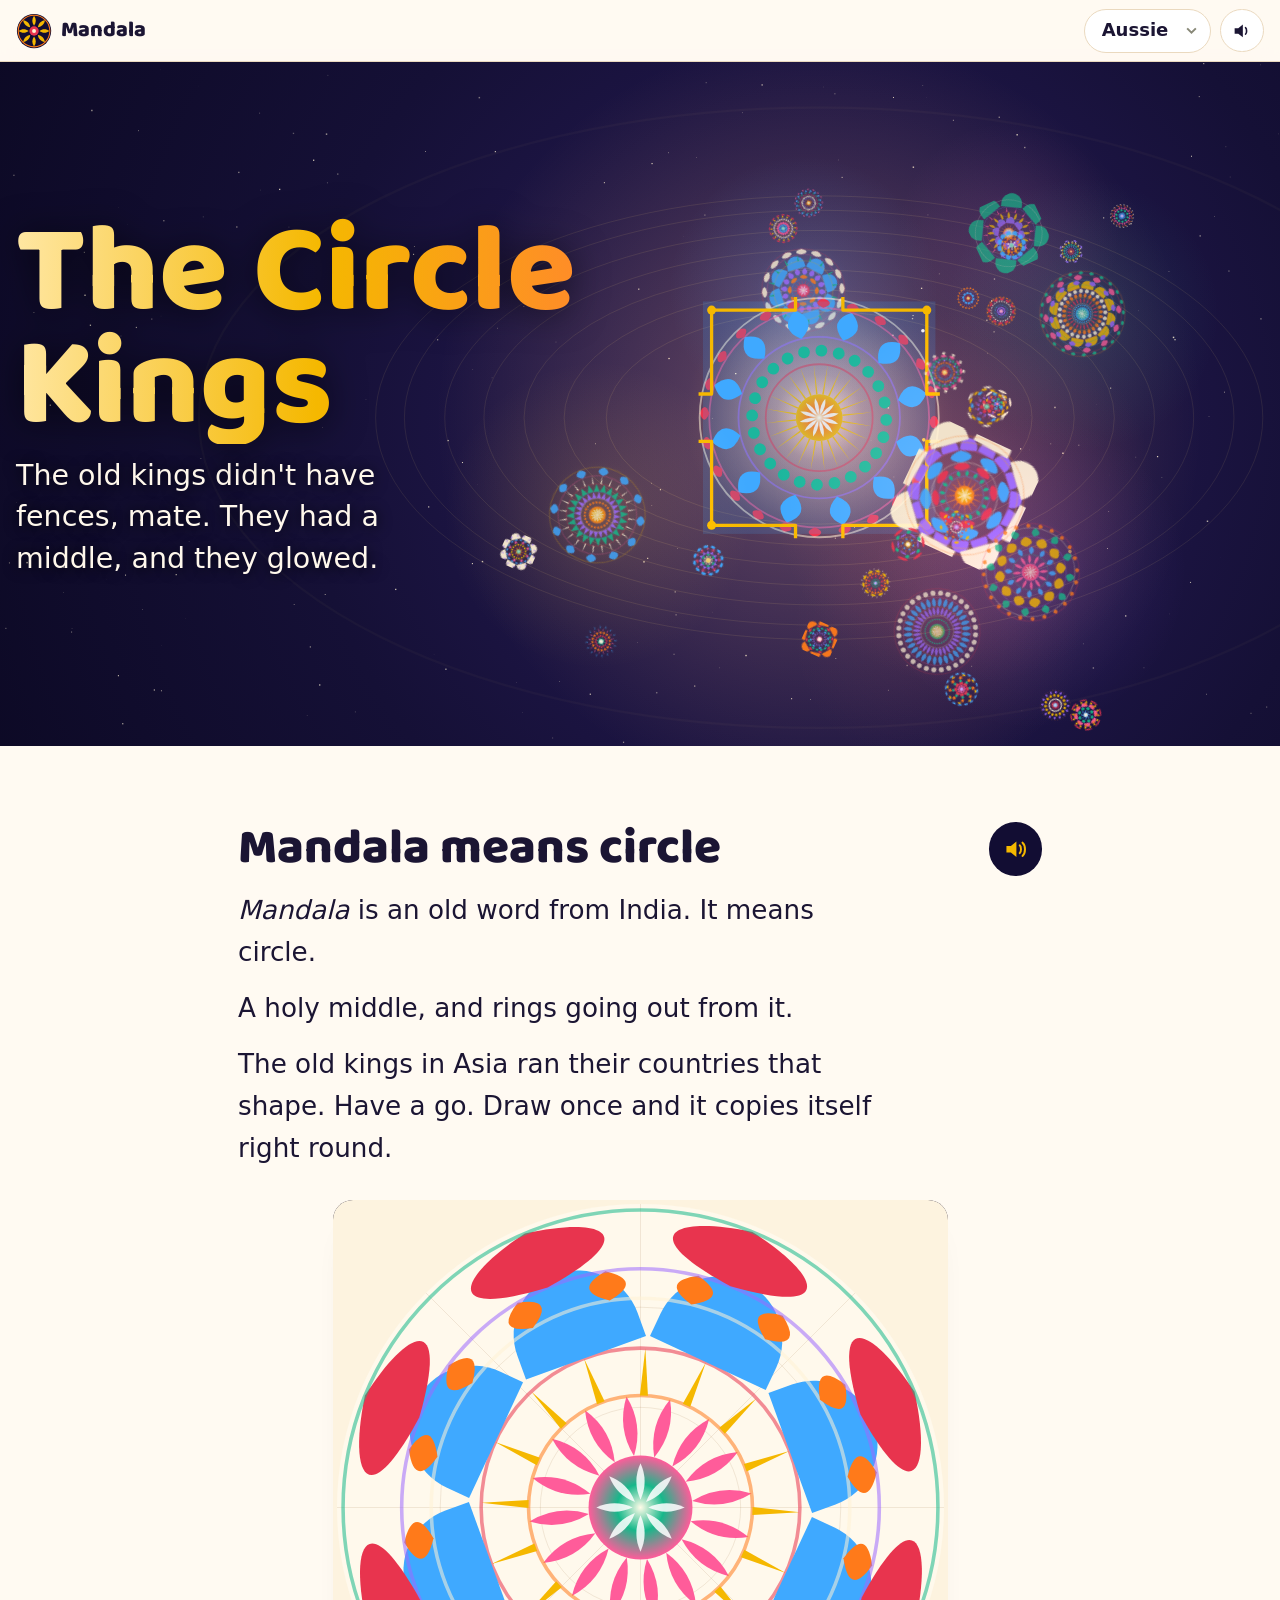
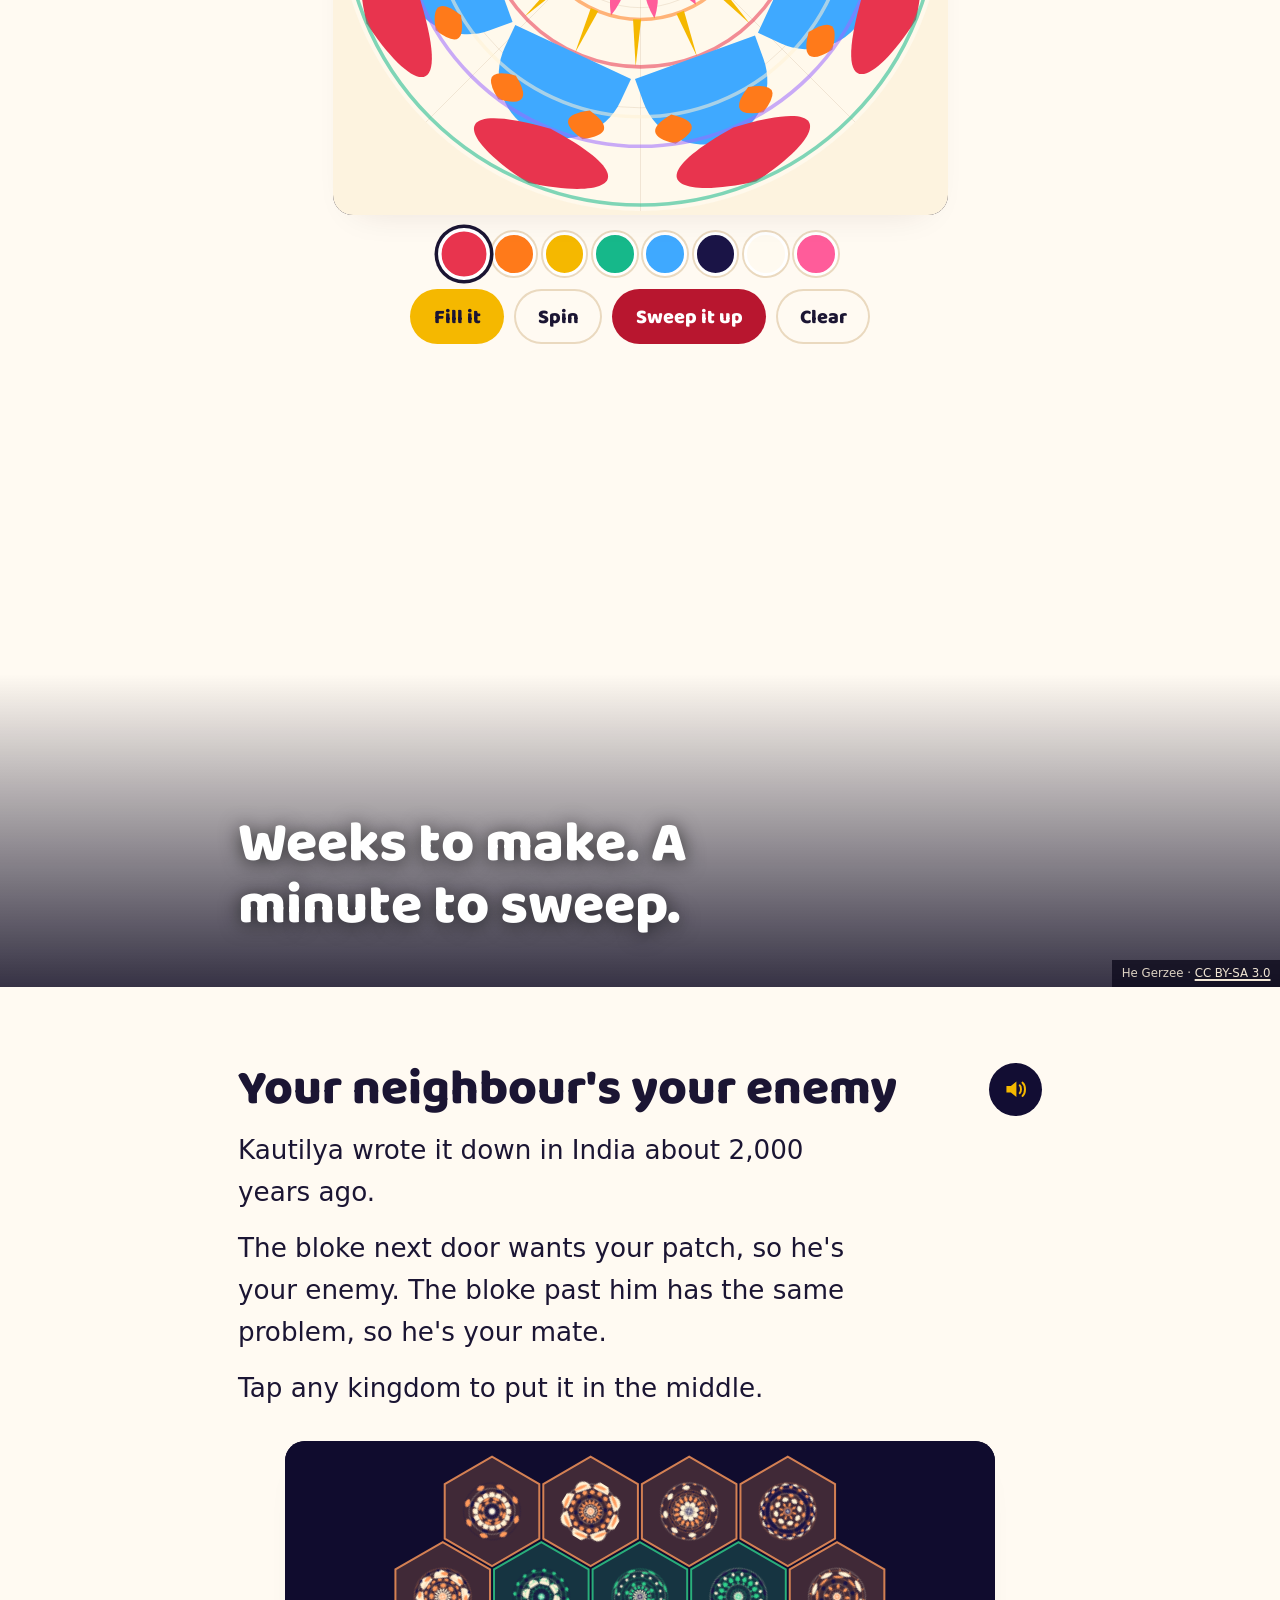
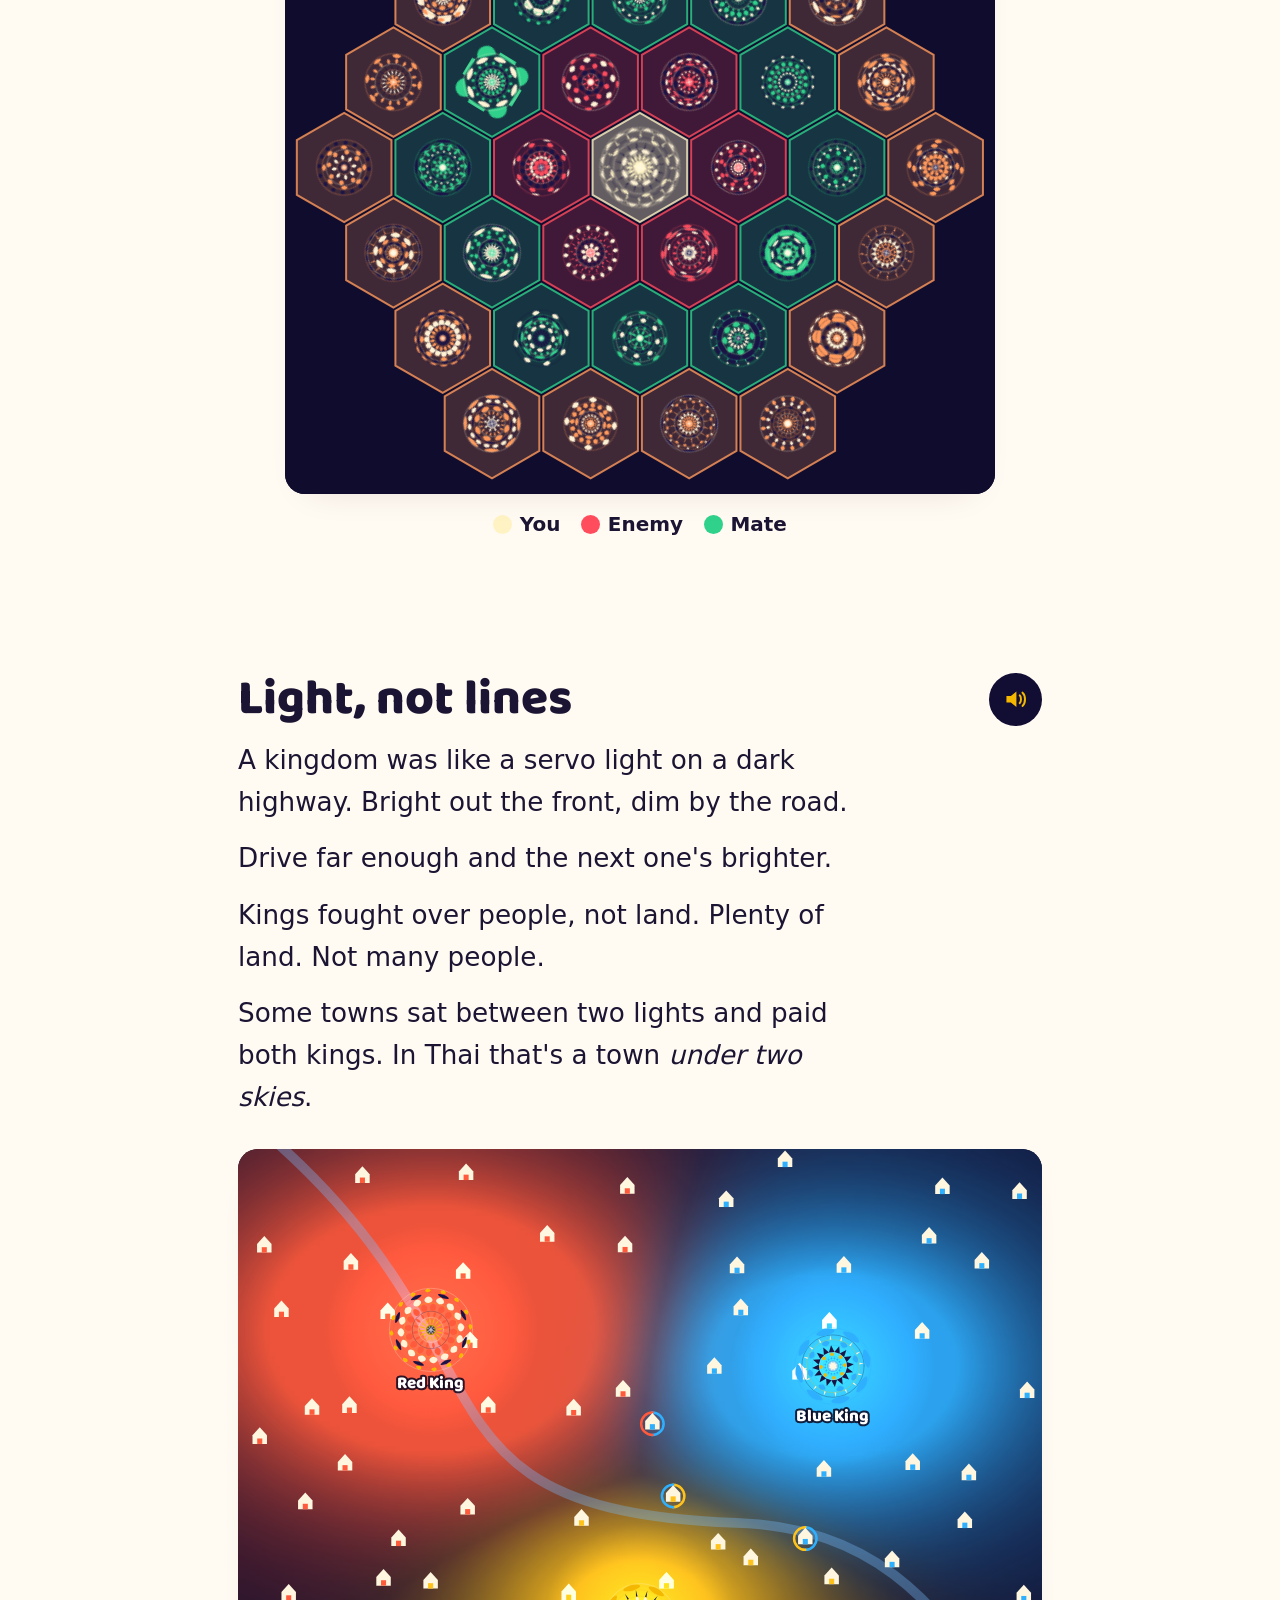
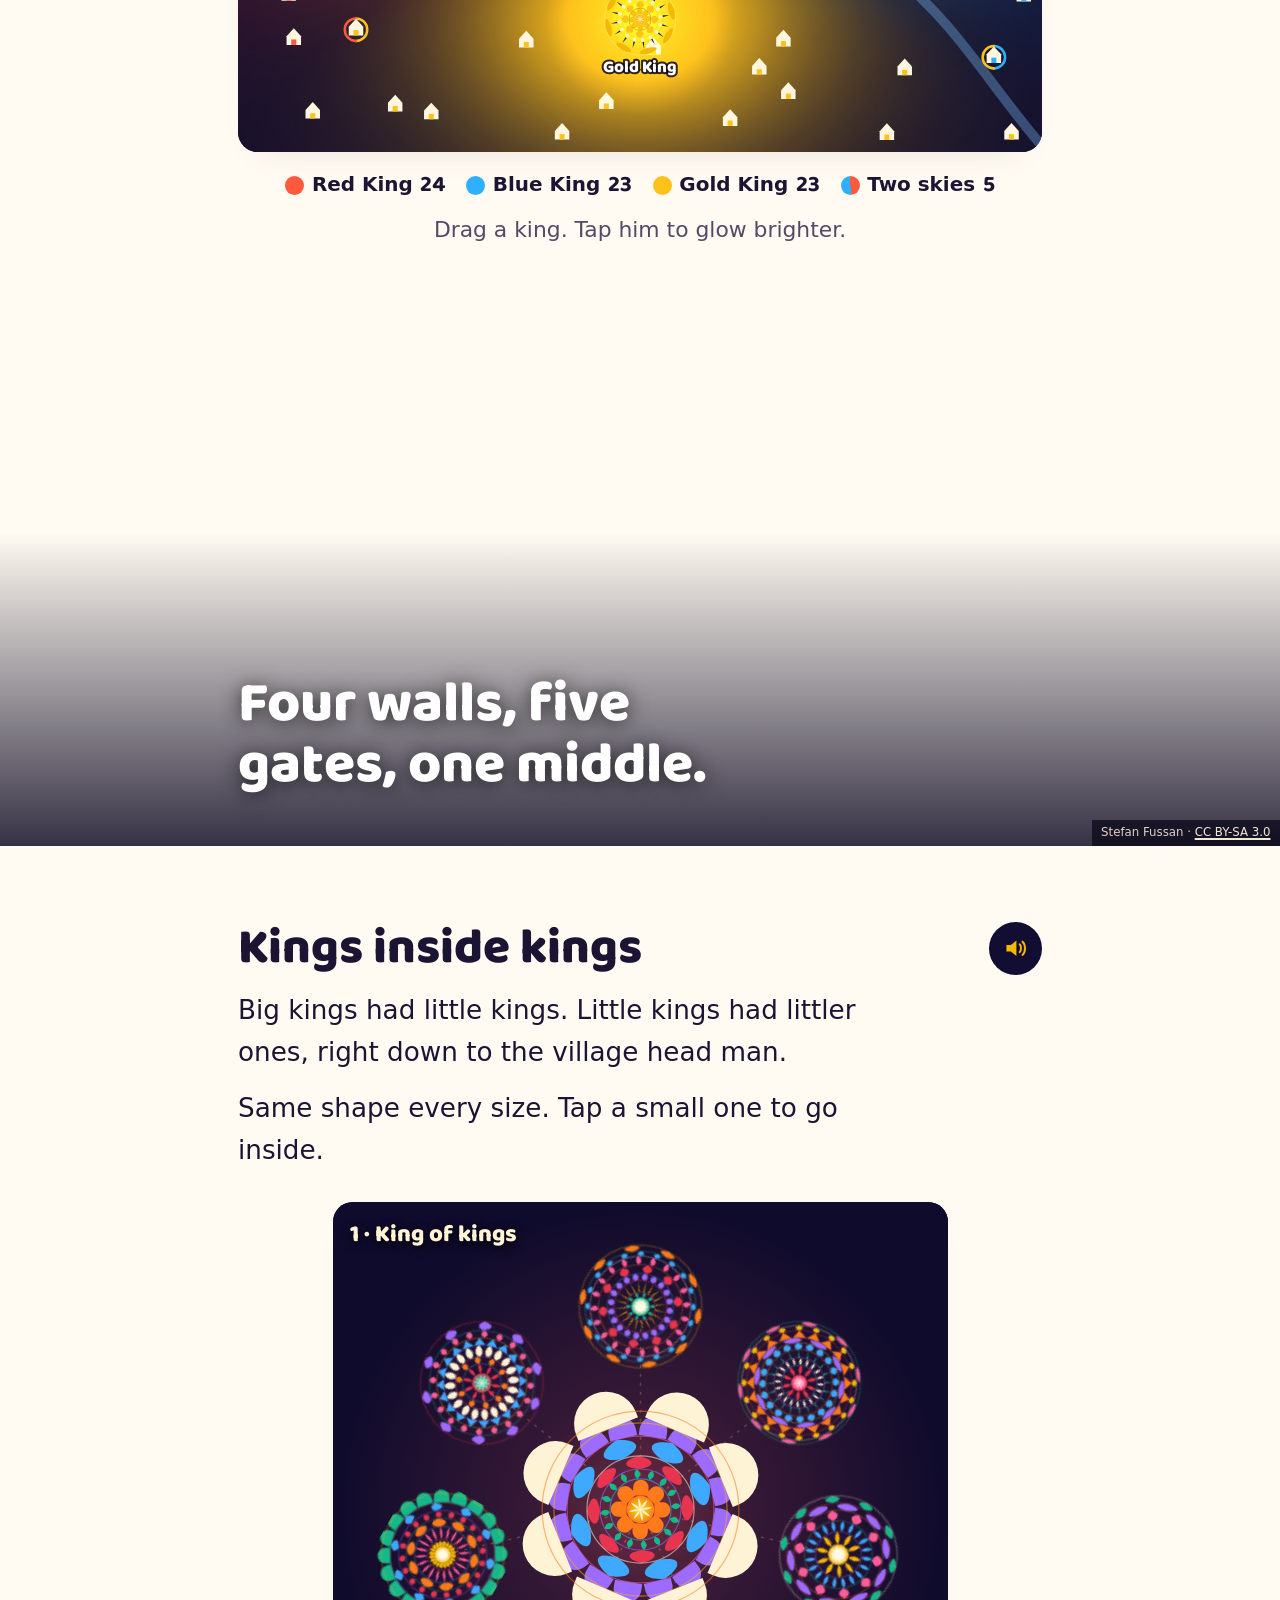
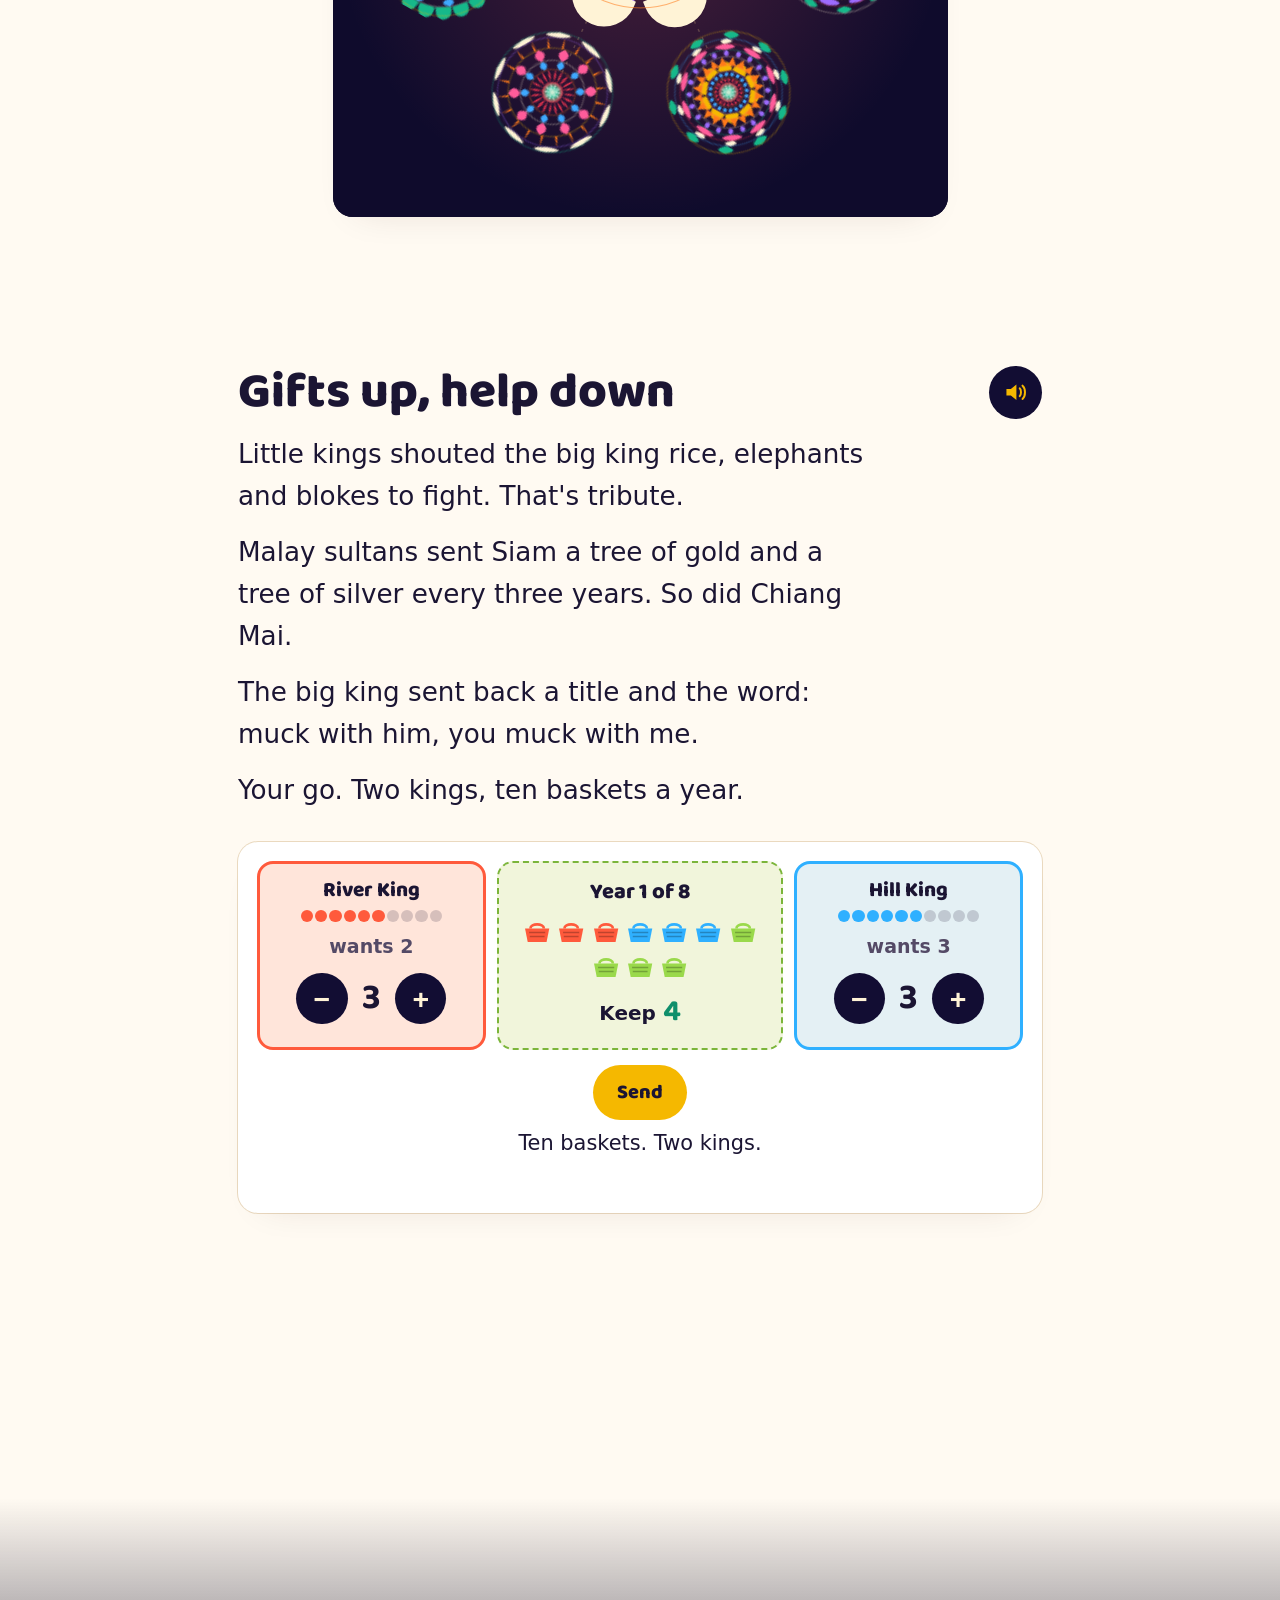
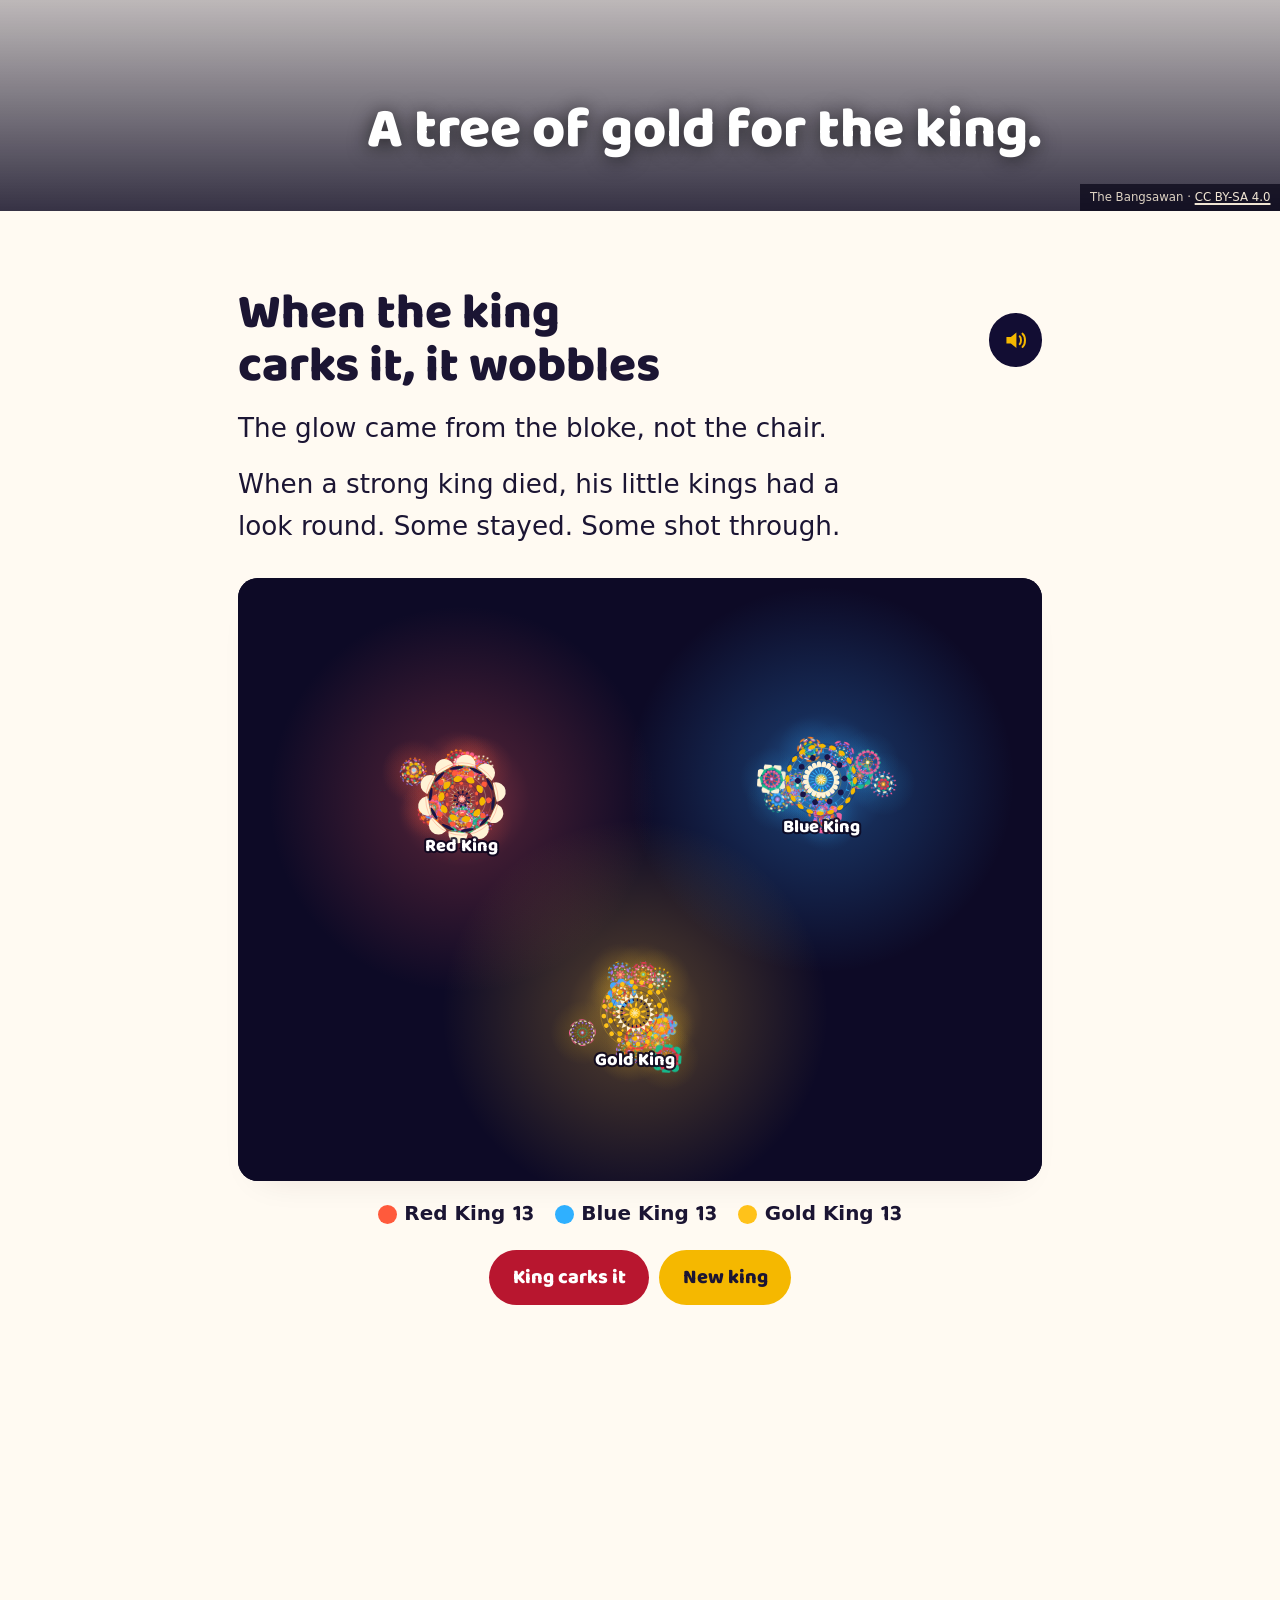
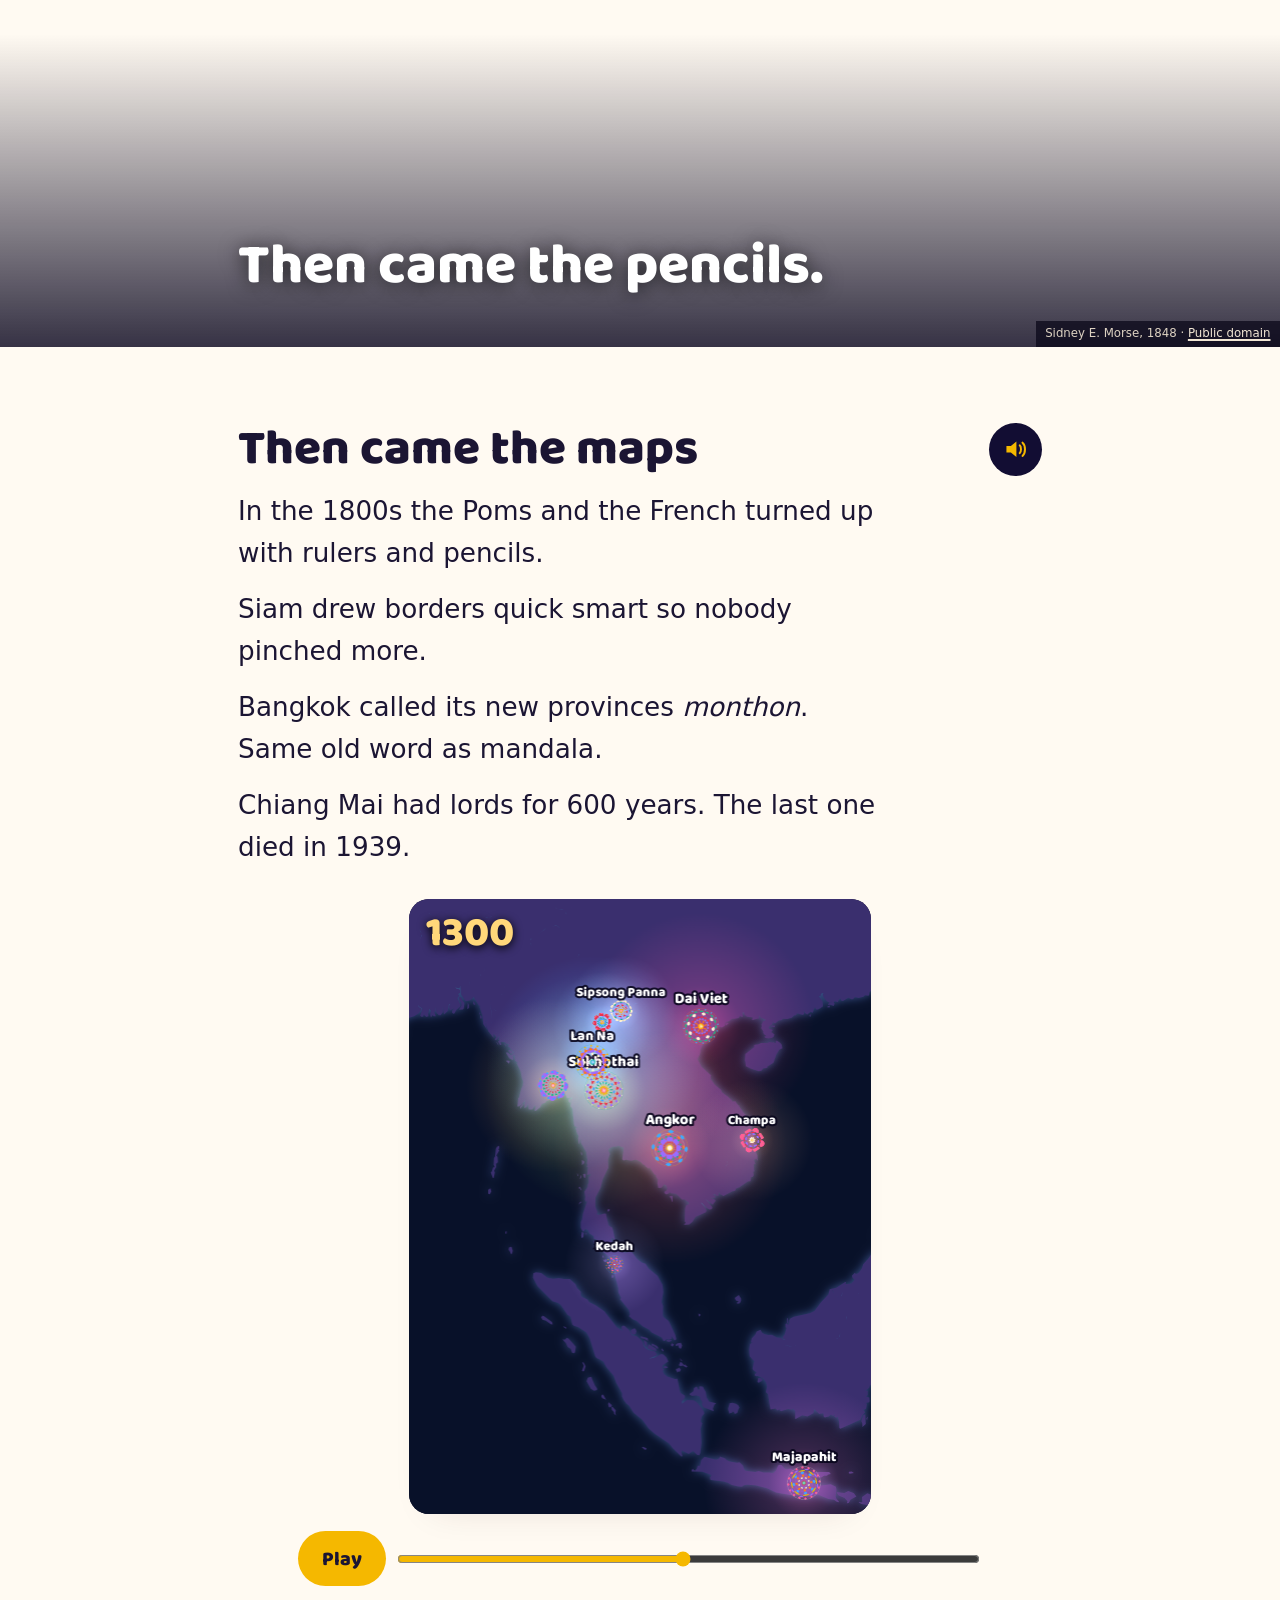
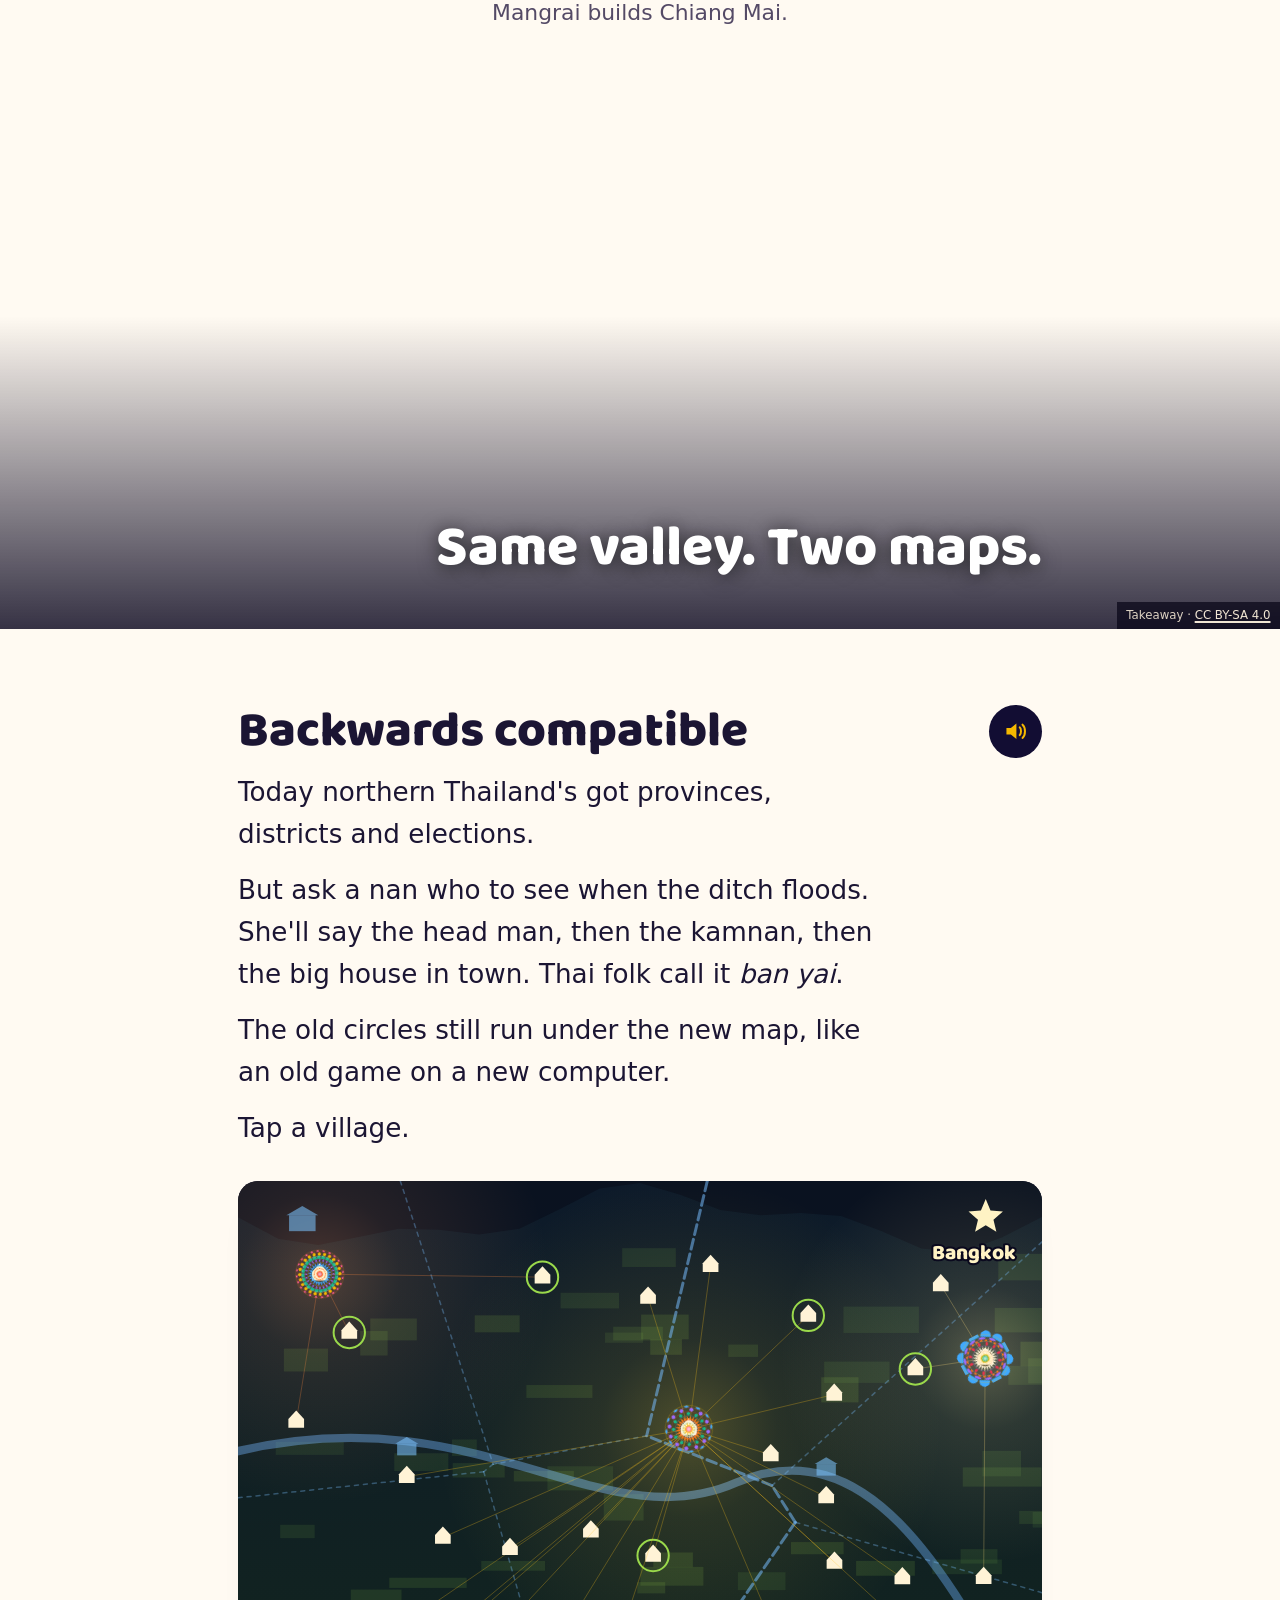
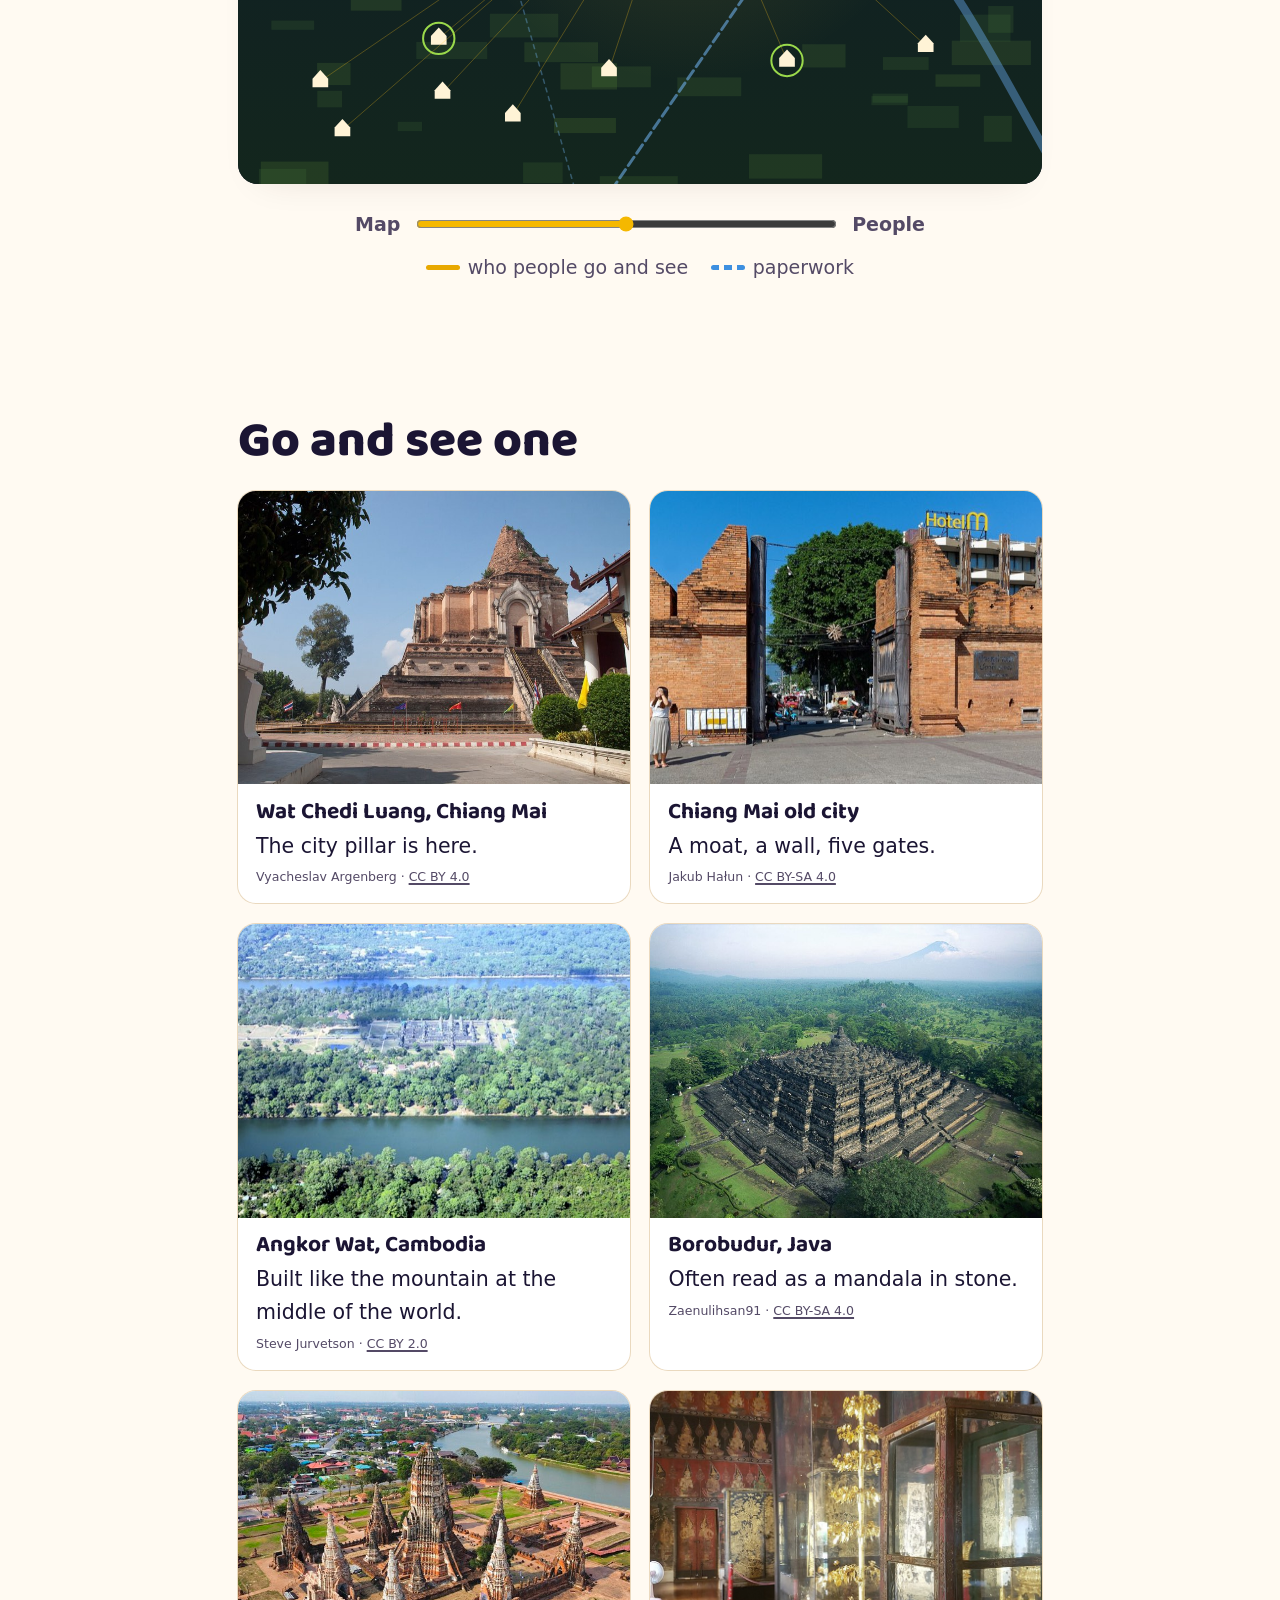
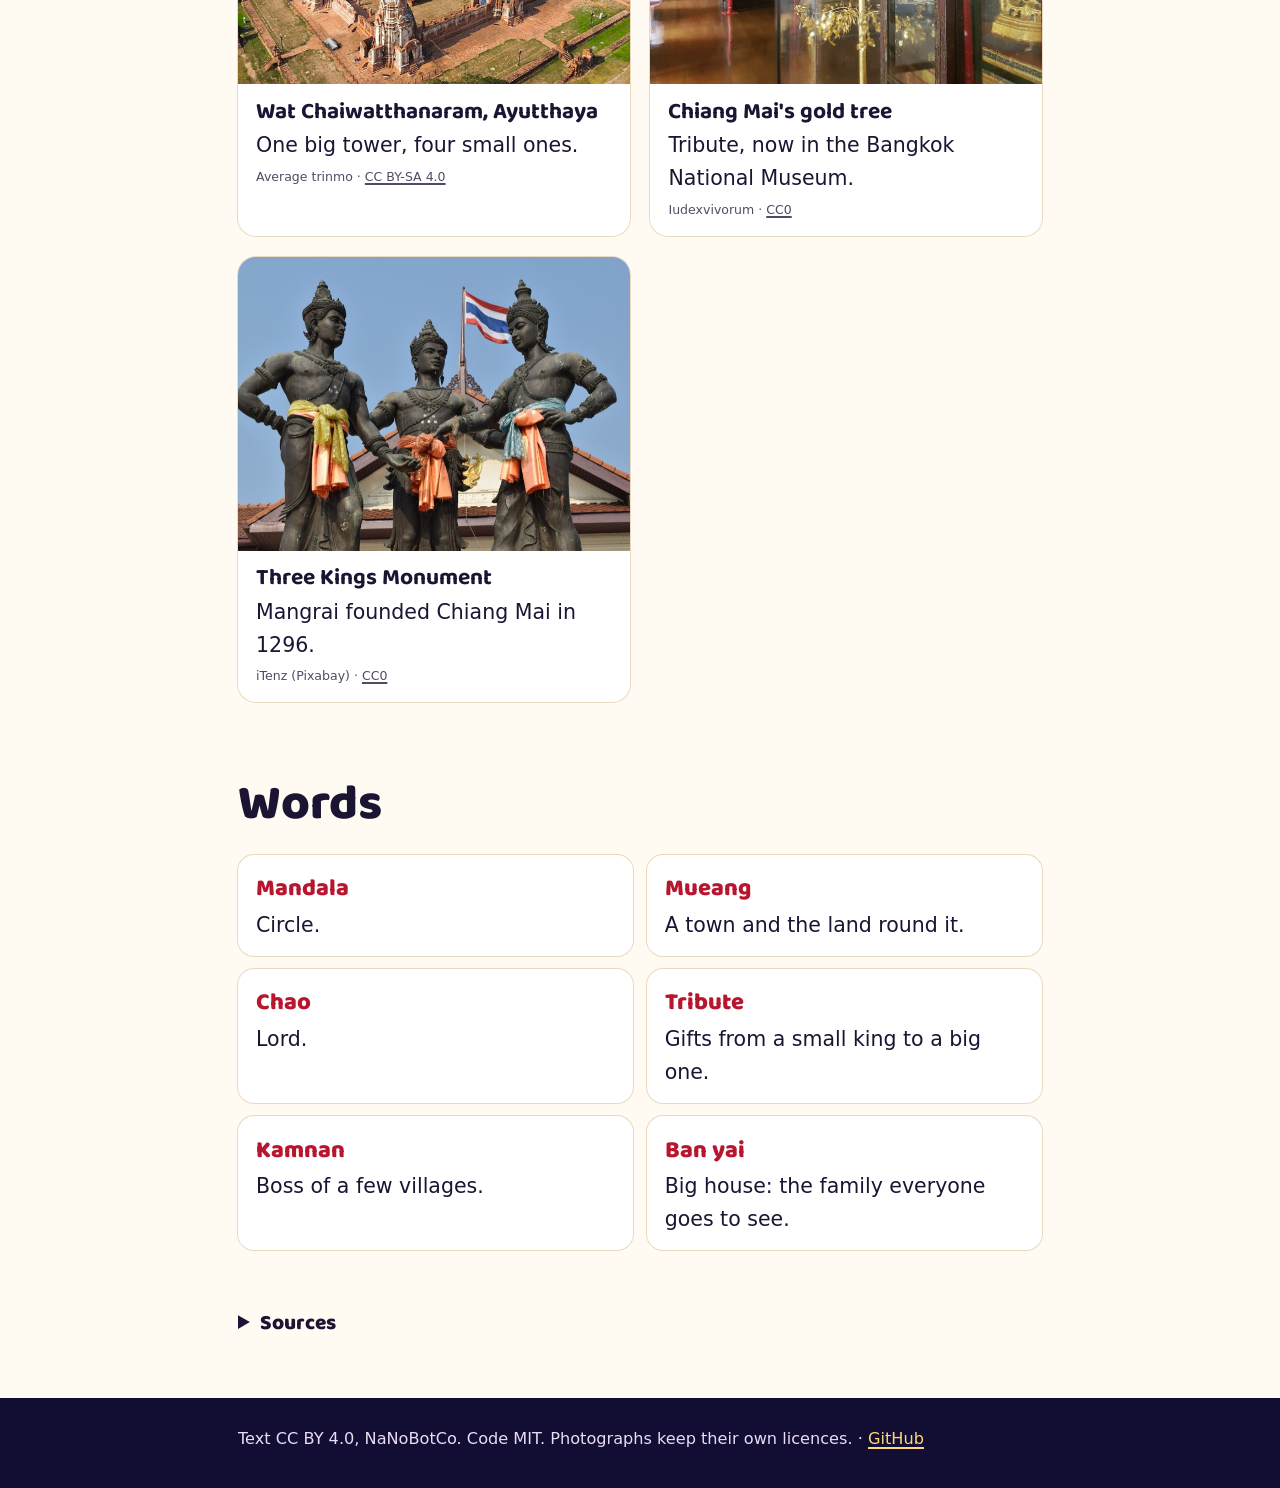
<file: docs/bogan/index.html>
<!doctype html>
<html lang="en-AU"><head><meta charset="utf-8"><meta name="viewport" content="width=device-width,initial-scale=1,viewport-fit=cover">
<title>The Circle Kings</title>
<meta name="description" content="How the old kings of Southeast Asia ruled in circles of light instead of fences, and why northern Thailand still works a bit that way.">
<link rel="canonical" href="https://nanobotco.github.io/mandala/bogan/"><link rel="alternate" hreflang="en-US" href="https://nanobotco.github.io/mandala/"><link rel="alternate" hreflang="en-AU" href="https://nanobotco.github.io/mandala/bogan/"><link rel="alternate" hreflang="th" href="https://nanobotco.github.io/mandala/lanna/"><link rel="alternate" hreflang="mr" href="https://nanobotco.github.io/mandala/marathi/">
<meta property="og:type" content="website"><meta property="og:url" content="https://nanobotco.github.io/mandala/bogan/"><meta property="og:title" content="The Circle Kings"><meta property="og:description" content="How the old kings of Southeast Asia ruled in circles of light instead of fences, and why northern Thailand still works a bit that way.">
<meta property="og:image" content="https://nanobotco.github.io/mandala/card-bogan.jpg"><meta property="og:image:width" content="1200"><meta property="og:image:height" content="630"><meta property="og:image:alt" content="A glowing gold mandala with little mandalas around it.">
<meta name="twitter:card" content="summary_large_image"><meta name="twitter:image" content="https://nanobotco.github.io/mandala/card-bogan.jpg"><meta name="twitter:title" content="The Circle Kings"><meta name="twitter:description" content="How the old kings of Southeast Asia ruled in circles of light instead of fences, and why northern Thailand still works a bit that way.">
<meta name="theme-color" content="#120d33"><link rel="icon" href="../icon.svg" type="image/svg+xml">
<link rel="preconnect" href="https://fonts.googleapis.com"><link rel="preconnect" href="https://fonts.gstatic.com" crossorigin>
<link rel="stylesheet" href="https://fonts.googleapis.com/css2?family=Baloo+2:wght@500;700;800&display=swap">
<link rel="stylesheet" href="../mandala.css">
<style>:root{--display:"Baloo 2",system-ui,sans-serif;--body:"Avenir Next",Avenir,"Segoe UI",system-ui,sans-serif;--canvas-font:"Baloo 2",system-ui,sans-serif}</style>
</head><body>
<a class="skip" href="#circle">Skip to the yarn</a>
<header class="top"><a class="brand" href="#top"><svg viewBox="0 0 40 40" aria-hidden="true"><use href="../icon.svg#m"/></svg><span>Mandala</span></a>
<div class="tools"><select id="dialect" class="dial" aria-label="Dialect"><option value="../" data-v="us" lang="en-US">English</option><option value="../bogan/" data-v="bogan" lang="en-AU" selected>Aussie</option><option value="../lanna/" data-v="lanna" lang="th">คำเมือง</option><option value="../marathi/" data-v="marathi" lang="mr">मराठी</option><option value="../genz/" data-v="genz" lang="en-US">Gen Z</option></select><button class="snd" type="button" aria-pressed="true" aria-label="Sound on"><svg viewBox="0 0 24 24" aria-hidden="true"><path d="M4 9v6h4l5 4V5L8 9H4z" fill="currentColor"/><path class="w" d="M16 8.5c1.5 1 1.5 6 0 7" fill="none" stroke="currentColor" stroke-width="1.8" stroke-linecap="round"/></svg></button></div></header>
<main id="top">
<section class="hero"><canvas id="hero-cv" aria-label="A big mandala with smaller ones going round it. Give them a tap."></canvas><div class="hin"><h1>The Circle Kings</h1><p class="lede">The old kings didn't have fences, mate. They had a middle, and they glowed.</p></div></section>
<div class="col">
<section id="circle" class="sec"><header class="sh"><h2>Mandala means circle</h2><button class="say" type="button" data-for="circle" aria-pressed="false" aria-label="Read it out"><svg viewBox="0 0 24 24" aria-hidden="true"><path d="M4 9v6h4l5 4V5L8 9H4z" fill="currentColor"/><path d="M16 8.5c1.5 1 1.5 6 0 7M18.5 6c3 2.5 3 9.5 0 12" fill="none" stroke="currentColor" stroke-width="1.8" stroke-linecap="round"/></svg></button></header><div class="talk"><p><i>Mandala</i> is an old word from India. It means circle.</p><p>A holy middle, and rings going out from it.</p><p>The old kings in Asia ran their countries that shape. Have a go. Draw once and it copies itself right round.</p></div><div class="toy" id="toy-maker"><div class="stage sq"><canvas aria-label="Drawing board. Draw with your finger; it copies itself round the circle."></canvas></div><div class="ctl"><div class="swatches" role="group" aria-label="Colours"></div><button class="btn gold" data-k="fill" type="button">Fill it</button><button class="btn coat" data-k="spin" type="button" aria-pressed="false">Spin</button><button class="btn" data-k="sweep" type="button">Sweep it up</button><button class="btn ghost" data-k="clear" type="button">Clear</button></div><p class="out" aria-live="polite"></p></div></section><div class="band"><div class="bgwrap"><img data-src="../img/sand-mandala.jpg" alt="A round sand mandala in bright colours."></div><div class="in"><p class="bh">Weeks to make. A minute to sweep.</p></div><span class="cred">He Gerzee · <a href="https://commons.wikimedia.org/wiki/File:Mandala_made_at_Prismare_by_Tibetan_monks.JPG">CC BY-SA 3.0</a></span></div><section id="ring" class="sec"><header class="sh"><h2>Your neighbour's your enemy</h2><button class="say" type="button" data-for="ring" aria-pressed="false" aria-label="Read it out"><svg viewBox="0 0 24 24" aria-hidden="true"><path d="M4 9v6h4l5 4V5L8 9H4z" fill="currentColor"/><path d="M16 8.5c1.5 1 1.5 6 0 7M18.5 6c3 2.5 3 9.5 0 12" fill="none" stroke="currentColor" stroke-width="1.8" stroke-linecap="round"/></svg></button></header><div class="talk"><p>Kautilya wrote it down in India about 2,000 years ago.</p><p>The bloke next door wants your patch, so he's your enemy. The bloke past him has the same problem, so he's your mate.</p><p>Tap any kingdom to put it in the middle.</p></div><div class="toy" id="toy-rings"><div class="stage hexs"><canvas aria-label="Kingdoms on a honeycomb, coloured mate or enemy."></canvas></div><div class="legend"></div><p class="out" aria-live="polite"></p></div></section><section id="light" class="sec"><header class="sh"><h2>Light, not lines</h2><button class="say" type="button" data-for="light" aria-pressed="false" aria-label="Read it out"><svg viewBox="0 0 24 24" aria-hidden="true"><path d="M4 9v6h4l5 4V5L8 9H4z" fill="currentColor"/><path d="M16 8.5c1.5 1 1.5 6 0 7M18.5 6c3 2.5 3 9.5 0 12" fill="none" stroke="currentColor" stroke-width="1.8" stroke-linecap="round"/></svg></button></header><div class="talk"><p>A kingdom was like a servo light on a dark highway. Bright out the front, dim by the road.</p><p>Drive far enough and the next one's brighter.</p><p>Kings fought over people, not land. Plenty of land. Not many people.</p><p>Some towns sat between two lights and paid both kings. In Thai that's a town <i>under two skies</i>.</p></div><div class="toy" id="toy-lights"><div class="stage wide"><canvas aria-label="Three kings and their villages. Drag a king."></canvas></div><div class="tally" aria-live="polite"></div><p class="out" aria-live="polite">Drag a king. Tap him to glow brighter.</p></div></section><div class="band"><div class="bgwrap"><img data-src="../img/chiang-mai-moat.jpg" alt="Chiang Mai&#x27;s old city moat."></div><div class="in"><p class="bh">Four walls, five gates, one middle.</p></div><span class="cred">Stefan Fussan · <a href="https://commons.wikimedia.org/wiki/File:Chiang_Mai_-_Chiang_Mai_Moat_-_0005.jpg">CC BY-SA 3.0</a></span></div><section id="dolls" class="sec"><header class="sh"><h2>Kings inside kings</h2><button class="say" type="button" data-for="dolls" aria-pressed="false" aria-label="Read it out"><svg viewBox="0 0 24 24" aria-hidden="true"><path d="M4 9v6h4l5 4V5L8 9H4z" fill="currentColor"/><path d="M16 8.5c1.5 1 1.5 6 0 7M18.5 6c3 2.5 3 9.5 0 12" fill="none" stroke="currentColor" stroke-width="1.8" stroke-linecap="round"/></svg></button></header><div class="talk"><p>Big kings had little kings. Little kings had littler ones, right down to the village head man.</p><p>Same shape every size. Tap a small one to go inside.</p></div><div class="toy" id="toy-dolls"><div class="stage sq"><canvas aria-label="Kingdoms inside kingdoms. Tap a small one to go in."></canvas><span class="lv"></span></div><div class="ctl"><button class="btn ghost" data-k="back" type="button" hidden>Back</button></div><p class="out" aria-live="polite"></p></div></section><section id="gifts" class="sec"><header class="sh"><h2>Gifts up, help down</h2><button class="say" type="button" data-for="gifts" aria-pressed="false" aria-label="Read it out"><svg viewBox="0 0 24 24" aria-hidden="true"><path d="M4 9v6h4l5 4V5L8 9H4z" fill="currentColor"/><path d="M16 8.5c1.5 1 1.5 6 0 7M18.5 6c3 2.5 3 9.5 0 12" fill="none" stroke="currentColor" stroke-width="1.8" stroke-linecap="round"/></svg></button></header><div class="talk"><p>Little kings shouted the big king rice, elephants and blokes to fight. That's tribute.</p><p>Malay sultans sent Siam a tree of gold and a tree of silver every three years. So did Chiang Mai.</p><p>The big king sent back a title and the word: muck with him, you muck with me.</p><p>Your go. Two kings, ten baskets a year.</p></div><div class="toy game" id="toy-game"><div class="gboard"><div class="king" data-i="0" style="--c:#ff5a3c"><div class="kname">River King</div><div class="meter" role="img"></div><div class="want"></div><div class="give"><button class="step" type="button" data-i="0" data-d="-1" aria-label="less">−</button><span class="giv"><b>3</b></span><button class="step" type="button" data-i="0" data-d="1" aria-label="more">+</button></div></div><div class="town"><div class="year"></div><div class="baskets"></div><div class="keep">Keep <b></b></div><div class="titles"></div></div><div class="king" data-i="1" style="--c:#2fb0ff"><div class="kname">Hill King</div><div class="meter" role="img"></div><div class="want"></div><div class="give"><button class="step" type="button" data-i="1" data-d="-1" aria-label="less">−</button><span class="giv"><b>3</b></span><button class="step" type="button" data-i="1" data-d="1" aria-label="more">+</button></div></div></div><div class="gctl"><button class="btn gold" data-k="send" type="button">Send</button><button class="btn gold" data-k="again" type="button" hidden>Again</button></div><div class="log" aria-live="polite"></div></div></section><div class="band right"><div class="bgwrap"><img data-src="../img/bunga-mas.jpg" alt="A small tree made of gold, sent as tribute." style="object-position:50% 40%"></div><div class="in"><p class="bh">A tree of gold for the king.</p></div><span class="cred">The Bangsawan · <a href="https://commons.wikimedia.org/wiki/File:Bunga_Mas_(Muzium_Negara).jpg">CC BY-SA 4.0</a></span></div><section id="wobble" class="sec"><header class="sh"><h2>When the king carks it, it wobbles</h2><button class="say" type="button" data-for="wobble" aria-pressed="false" aria-label="Read it out"><svg viewBox="0 0 24 24" aria-hidden="true"><path d="M4 9v6h4l5 4V5L8 9H4z" fill="currentColor"/><path d="M16 8.5c1.5 1 1.5 6 0 7M18.5 6c3 2.5 3 9.5 0 12" fill="none" stroke="currentColor" stroke-width="1.8" stroke-linecap="round"/></svg></button></header><div class="talk"><p>The glow came from the bloke, not the chair.</p><p>When a strong king died, his little kings had a look round. Some stayed. Some shot through.</p></div><div class="toy" id="toy-orbits"><div class="stage wide"><canvas aria-label="Three kings with towns going round them."></canvas></div><div class="tally" aria-live="polite"></div><div class="ctl"><button class="btn" data-k="die" type="button">King carks it</button><button class="btn gold" data-k="rise" type="button">New king</button></div><p class="out" aria-live="polite"></p></div></section><div class="band"><div class="bgwrap"><img data-src="../img/siam-1848.jpg" alt="An old map of Siam."></div><div class="in"><p class="bh">Then came the pencils.</p></div><span class="cred">Sidney E. Morse, 1848 · <a href="https://commons.wikimedia.org/wiki/File:Map_of_Siam_(Thailand)_1848_by_Sidney_Morse.jpg">Public domain</a></span></div><section id="maps" class="sec"><header class="sh"><h2>Then came the maps</h2><button class="say" type="button" data-for="maps" aria-pressed="false" aria-label="Read it out"><svg viewBox="0 0 24 24" aria-hidden="true"><path d="M4 9v6h4l5 4V5L8 9H4z" fill="currentColor"/><path d="M16 8.5c1.5 1 1.5 6 0 7M18.5 6c3 2.5 3 9.5 0 12" fill="none" stroke="currentColor" stroke-width="1.8" stroke-linecap="round"/></svg></button></header><div class="talk"><p>In the 1800s the Poms and the French turned up with rulers and pencils.</p><p>Siam drew borders quick smart so nobody pinched more.</p><p>Bangkok called its new provinces <i>monthon</i>. Same old word as mandala.</p><p>Chiang Mai had lords for 600 years. The last one died in 1939.</p></div><div class="toy" id="toy-years"><div class="stage tall"><canvas aria-label="Map of Southeast Asia with kingdoms as lights."></canvas><span class="yr">1300</span></div><div class="ctl yrs"><button class="btn gold" data-k="play" type="button" aria-pressed="false">Play</button><input type="range" min="600" max="2026" value="1300" aria-label="Year"></div><p class="out" aria-live="polite"></p></div></section><div class="band right"><div class="bgwrap"><img data-src="../img/mae-wang-rice.jpg" alt="Rice fields in northern Thailand."></div><div class="in"><p class="bh">Same valley. Two maps.</p></div><span class="cred">Takeaway · <a href="https://commons.wikimedia.org/wiki/File:Rice_farmers_Mae_Wang_Chiang_Mai_Province.jpg">CC BY-SA 4.0</a></span></div><section id="today" class="sec"><header class="sh"><h2>Backwards compatible</h2><button class="say" type="button" data-for="today" aria-pressed="false" aria-label="Read it out"><svg viewBox="0 0 24 24" aria-hidden="true"><path d="M4 9v6h4l5 4V5L8 9H4z" fill="currentColor"/><path d="M16 8.5c1.5 1 1.5 6 0 7M18.5 6c3 2.5 3 9.5 0 12" fill="none" stroke="currentColor" stroke-width="1.8" stroke-linecap="round"/></svg></button></header><div class="talk"><p>Today northern Thailand's got provinces, districts and elections.</p><p>But ask a nan who to see when the ditch floods. She'll say the head man, then the kamnan, then the big house in town. Thai folk call it <i>ban yai</i>.</p><p>The old circles still run under the new map, like an old game on a new computer.</p><p>Tap a village.</p></div><div class="toy" id="toy-overlay"><div class="stage wide"><canvas aria-label="A valley drawn as offices and as people."></canvas></div><label class="rng mixr"><span>Map</span><input type="range" min="0" max="100" value="50" aria-label="Map / People"><span>People</span></label><p class="key"><span><i class="g"></i>who people go and see</span><span><i class="b"></i>paperwork</span></p><p class="out" aria-live="polite"></p></div></section>
<section id="visit" class="sec"><header class="sh"><h2>Go and see one</h2></header><div class="cards"><figure class="card"><div class="ph"><img data-src="../img/wat-chedi-luang.jpg" alt="The big brick chedi of Wat Chedi Luang." width="800" height="600"></div><figcaption><b>Wat Chedi Luang, Chiang Mai</b><span>The city pillar is here.</span><small>Vyacheslav Argenberg · <a href="https://commons.wikimedia.org/wiki/File:Wat_Chedi_Luang,_Stupa,_Chiang_Mai,_Thailand.jpg">CC BY 4.0</a></small></figcaption></figure><figure class="card"><div class="ph"><img data-src="../img/tha-phae-gate.jpg" alt="Tha Phae Gate in Chiang Mai." width="800" height="600"></div><figcaption><b>Chiang Mai old city</b><span>A moat, a wall, five gates.</span><small>Jakub Hałun · <a href="https://commons.wikimedia.org/wiki/File:20171105_Tha_Phae_Gate_Chiang_Mai_9784_DxO.jpg">CC BY-SA 4.0</a></small></figcaption></figure><figure class="card"><div class="ph"><img data-src="../img/angkor-wat-air.jpg" alt="Angkor Wat from the air." width="800" height="600"></div><figcaption><b>Angkor Wat, Cambodia</b><span>Built like the mountain at the middle of the world.</span><small>Steve Jurvetson · <a href="https://commons.wikimedia.org/wiki/File:Angkor_Wat_aerial_view.jpg">CC BY 2.0</a></small></figcaption></figure><figure class="card"><div class="ph"><img data-src="../img/borobudur.jpg" alt="Borobudur from above." width="800" height="600"></div><figcaption><b>Borobudur, Java</b><span>Often read as a mandala in stone.</span><small>Zaenulihsan91 · <a href="https://commons.wikimedia.org/wiki/File:Borobudur_Magelang.jpg">CC BY-SA 4.0</a></small></figcaption></figure><figure class="card"><div class="ph"><img data-src="../img/wat-chaiwatthanaram.jpg" alt="Wat Chaiwatthanaram from above." width="800" height="600"></div><figcaption><b>Wat Chaiwatthanaram, Ayutthaya</b><span>One big tower, four small ones.</span><small>Average trinmo · <a href="https://commons.wikimedia.org/wiki/File:Wat_Chaiwatthanaram_by_drone.jpg">CC BY-SA 4.0</a></small></figcaption></figure><figure class="card"><div class="ph"><img data-src="../img/chiang-mai-gold-tree.jpg" alt="A tall gold tree in a glass case." width="800" height="600"></div><figcaption><b>Chiang Mai's gold tree</b><span>Tribute, now in the Bangkok National Museum.</span><small>Iudexvivorum · <a href="https://commons.wikimedia.org/wiki/File:Bangkok_National_Museum_-_2017-04-22_(139).jpg">CC0</a></small></figcaption></figure><figure class="card"><div class="ph"><img data-src="../img/three-kings.jpg" alt="Bronze statues of three kings." width="800" height="600"></div><figcaption><b>Three Kings Monument</b><span>Mangrai founded Chiang Mai in 1296.</span><small>iTenz (Pixabay) · <a href="https://commons.wikimedia.org/wiki/File:Three_Kings_Monument_Chiang_Mai.jpg">CC0</a></small></figcaption></figure></div></section>
<section id="words" class="sec"><header class="sh"><h2>Words</h2></header><dl class="words"><div class="word"><dt>Mandala</dt><dd>Circle.</dd></div><div class="word"><dt>Mueang</dt><dd>A town and the land round it.</dd></div><div class="word"><dt>Chao</dt><dd>Lord.</dd></div><div class="word"><dt>Tribute</dt><dd>Gifts from a small king to a big one.</dd></div><div class="word"><dt>Kamnan</dt><dd>Boss of a few villages.</dd></div><div class="word"><dt>Ban yai</dt><dd>Big house: the family everyone goes to see.</dd></div></dl></section>
<details class="src"><summary>Sources</summary><ul><li>Kautilya, <i>Arthashastra</i>, Book 6, the circle of kings (rajamandala), translated by R. Shamasastry (1915): <a href="https://en.wikisource.org/wiki/Arthashastra/Book_VI">Book 6</a>. Dating: Patrick Olivelle, <i>King, Governance, and Law in Ancient India</i> (Oxford, 2013).</li><li>O. W. Wolters, "Ayudhyā and the Rearward Part of the World", <i>Journal of the Royal Asiatic Society</i> (1968), pp. 166–178, and <i>History, Culture, and Region in Southeast Asian Perspectives</i> (ISEAS, 1982; revised 1999). He brought Kautilya's word into Southeast Asian history.</li><li>S. J. Tambiah, <i>World Conqueror and World Renouncer</i> (Cambridge University Press, 1976), chapter 7, The Galactic Polity.</li><li>Sunait Chutintaranond, "Mandala, Segmentary State and Politics of Centralization in Medieval Ayudhya", <i>Journal of the Siam Society</i> 78(1) (1990): <a href="https://thesiamsociety.org/wp-content/uploads/1990/03/JSS_078_1i_SunaitChutintaranond_MandalaSegmentaryStateInMedievalAyudhaya.pdf">PDF</a></li><li>Thongchai Winichakul, <i>Siam Mapped: A History of the Geo-Body of a Nation</i> (University of Hawai'i Press, 1994). Thai edition: กำเนิดสยามจากแผนที่.</li><li>Volker Grabowsky, <i>The Northern Tai Polity of Lan Na</i>, ARI Working Paper 17 (2004): <a href="https://ari.nus.edu.sg/wp-content/uploads/2018/10/wps04_017.pdf">PDF</a></li><li>Apiradee Techasiriwan, <i>Tai Lü Manuscripts from Southern Yunnan and Northern Laos</i> (PhD, Hamburg, 2019), p. 26, a polity with two overlords, เมืองสองฝ่ายฟ้า: <a href="https://ediss.sub.uni-hamburg.de/bitstream/ediss/6013/1/Dissertation.pdf">PDF</a></li><li>รัตนาพร เศรษฐกุล, การเมืองข้ามฝั่งโขง: ความสัมพันธ์ระหว่างน่านกับสิบสองปันนา, วารสารวิจิตรศิลป์ 6(1), 2558: <a href="https://so02.tci-thaijo.org/index.php/fineartsJournal/article/view/77254">article</a></li><li>เพ็ญสุภา สุขคตะ, มติชนสุดสัปดาห์, 26 พ.ย. 2566, on the city navel and the Inthakhin pillar: <a href="https://www.matichon.co.th/weekly/column/article_728490">column</a></li><li>Tej Bunnag, <i>The Provincial Administration of Siam, 1892–1915</i> (Oxford University Press, 1977). The monthon, headmen and kamnan.</li><li>Christopher Paik and Jessica Vechbanyongratana, "Path to Centralization and Development: Evidence from Siam", <i>World Politics</i> 71(2) (2019). Chiang Mai fully run from Bangkok by 1915.</li><li>Paul Chambers and Watcharapol Supajakwattana, "The Impact of 'Baan Yai' on Thai Politics", ISEAS Perspective 2025/28: <a href="https://www.iseas.edu.sg/wp-content/uploads/2025/03/ISEAS_Perspective_2025_28.pdf">PDF</a></li><li>Andrew Walker, <i>Thailand's Political Peasants: Power in the Modern Rural Economy</i> (University of Wisconsin Press, 2012). A village in Chiang Mai province.</li><li>Bunga mas: <a href="https://www.muziumnegara.gov.my/en/bunga-mas-golden-flower">Muzium Negara</a> · <a href="https://en.wikipedia.org/wiki/Bunga_mas">Wikipedia</a>. Chiang Mai's gold and silver trees: <a href="https://en.wikipedia.org/wiki/Nakhon_Chiang_Mai_(1775%E2%80%931899)">Nakhon Chiang Mai, 1775–1899</a></li><li>Wikipedia: <a href="https://en.wikipedia.org/wiki/Mandala_(political_model)">Mandala (political model)</a> · <a href="https://en.wikipedia.org/wiki/Lan_Na">Lan Na</a> · <a href="https://en.wikipedia.org/wiki/Monthon">Monthon</a> · <a href="https://en.wikipedia.org/wiki/Inthakhin_(pillar)">Inthakhin pillar</a> · <a href="https://en.wikipedia.org/wiki/Sand_mandala">Sand mandala</a> · <a href="https://en.wikipedia.org/wiki/Maratha_Confederacy">Maratha Confederacy</a></li><li>Map outlines: <a href="https://www.naturalearthdata.com/">Natural Earth</a>, public domain. Kingdom dates on the years map are rounded.</li><li>Photographs: Wikimedia Commons, credited on each picture.</li></ul></details>
</div></main>
<footer class="bot"><div class="in"><p>Text CC BY 4.0, NaNoBotCo. Code MIT. Photographs keep their own licences. · <a href="https://github.com/NaNoBotCo/mandala">GitHub</a></p></div></footer>
<script>window.V={"key": "bogan", "tts": "en-AU", "tts2": "en", "rate": 0.95, "digits": null, "era": 0, "era_label": "", "t": {"ui": {"say": "Read it out", "stop": "Stop", "soundOn": "Sound on", "soundOff": "Sound off"}, "maker": {"swept": "Gone.", "colors": ["red", "orange", "gold", "green", "blue", "night", "white", "pink"]}, "lights": {"kings": ["Red King", "Blue King", "Gold King"], "two": "Two skies", "one": "Shouts the {k}.", "both": "Shouts the {a} and the {b}."}, "dolls": {"you": "YOU", "levels": [{"name": "King of kings", "line": ""}, {"name": "Kingdom", "line": ""}, {"name": "Town", "line": ""}, {"name": "Village", "line": ""}, {"name": "Your place", "line": "That's you, in the middle."}]}, "game": {"kings": ["River King", "Hill King"], "wants": "wants {n}", "year": "Year {y} of {n}", "special": "The {k} wants extra this year.", "fed": "Everyone ate well.", "hungry": "Folks went hungry.", "saved": "The {k} spat the dummy. The {o} stood up for you.", "raid": "The {k} sent elephants. You lose 3 baskets.", "gift": "The {k} sends a title.", "ends": ["The town made it.", "Both kings stayed happy.", "Deadset legend."], "start": "Ten baskets. Two kings."}, "orbits": {"kings": ["Red King", "Blue King", "Gold King"], "dieMsg": "The {k} carked it. His towns drift.", "riseMsg": "A new {k}. Towns come back.", "allStrong": "Every king's going strong.", "shakeMsg": "", "meritMsg": "The {k} glows brighter."}, "years": {"names": {"srivijaya": "Srivijaya", "dvaravati": "Dvaravati", "hariphunchai": "Hariphunchai", "angkor": "Angkor", "cambodia": "Cambodia", "champa": "Champa", "pagan": "Pagan", "daiviet": "Dai Viet", "hue": "Hue", "sukhothai": "Sukhothai", "lanna": "Lan Na", "nan": "Nan", "kengtung": "Kengtung", "sipsong": "Sipsong Panna", "ayutthaya": "Ayutthaya", "bangkok": "Bangkok", "lanxang": "Lan Xang", "vientiane": "Vientiane", "luangprabang": "Luang Prabang", "pegu": "Pegu", "ava": "Ava", "malacca": "Malacca", "majapahit": "Majapahit", "patani": "Patani", "kedah": "Kedah"}, "notes": {"700": "Srivijaya runs the sea trade.", "1150": "Angkor Wat goes up.", "1296": "Mangrai builds Chiang Mai.", "1351": "Ayutthaya starts.", "1431": "Ayutthaya takes Angkor.", "1558": "Burma takes Chiang Mai.", "1767": "Ayutthaya falls. Bangkok's next.", "1775": "Chiang Mai breaks from Burma.", "1893": "France takes the land east of the Mekong.", "1909": "Treaty with the Poms. The last borders.", "1939": "Chiang Mai's last lord dies. Siam becomes Thailand.", "2026": "Lines on top. Lights underneath."}}, "overlay": {"people": ["You", "Head man", "Kamnan", "Big house", "Bangkok"], "paper": ["Village", "Subdistrict", "District", "Province", "Bangkok"], "tapped": "Two roads to Bangkok."}, "rings": {"roles": ["You", "Enemy", "Mate", "Enemy's mate", "Mate's mate", "Enemy's mate's mate", "Too far to care"], "was": "That was your {r}."}}};</script>
<script src="../mandala.js" defer></script>
</body></html>
</file>
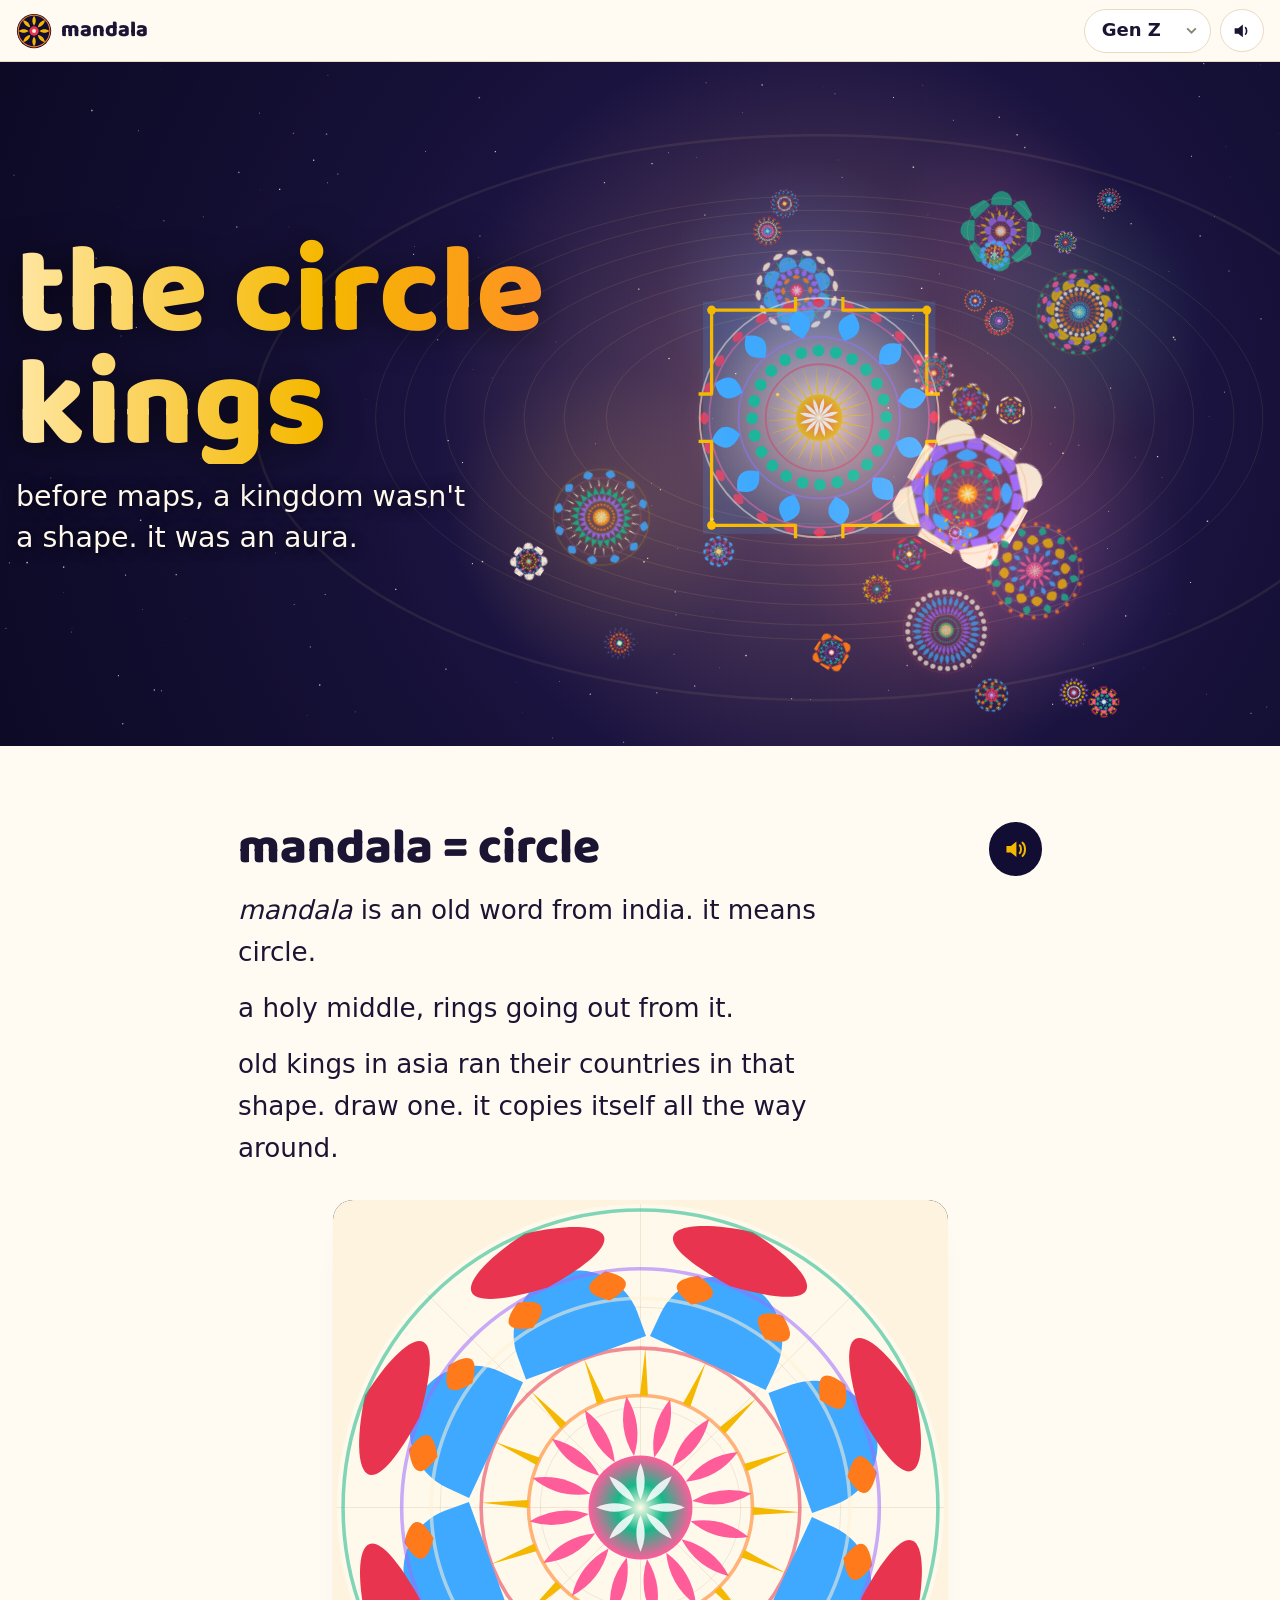
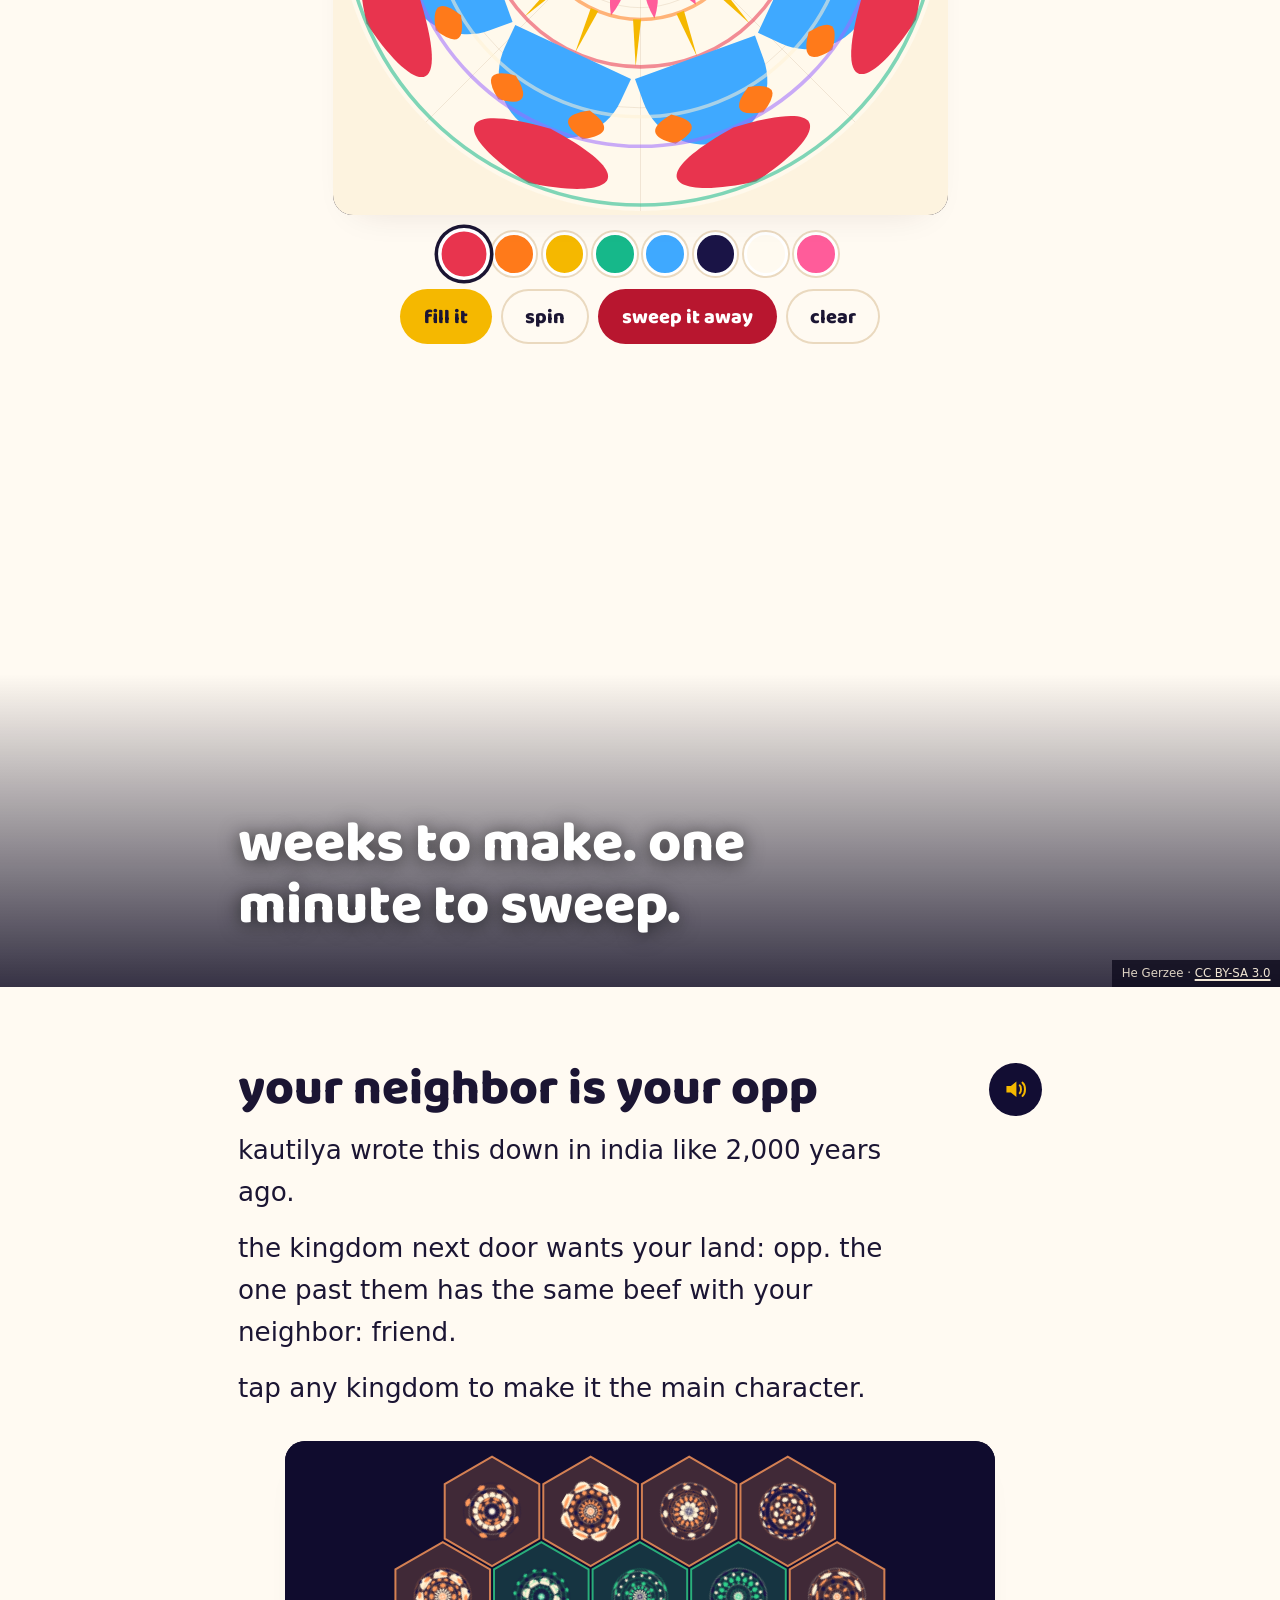
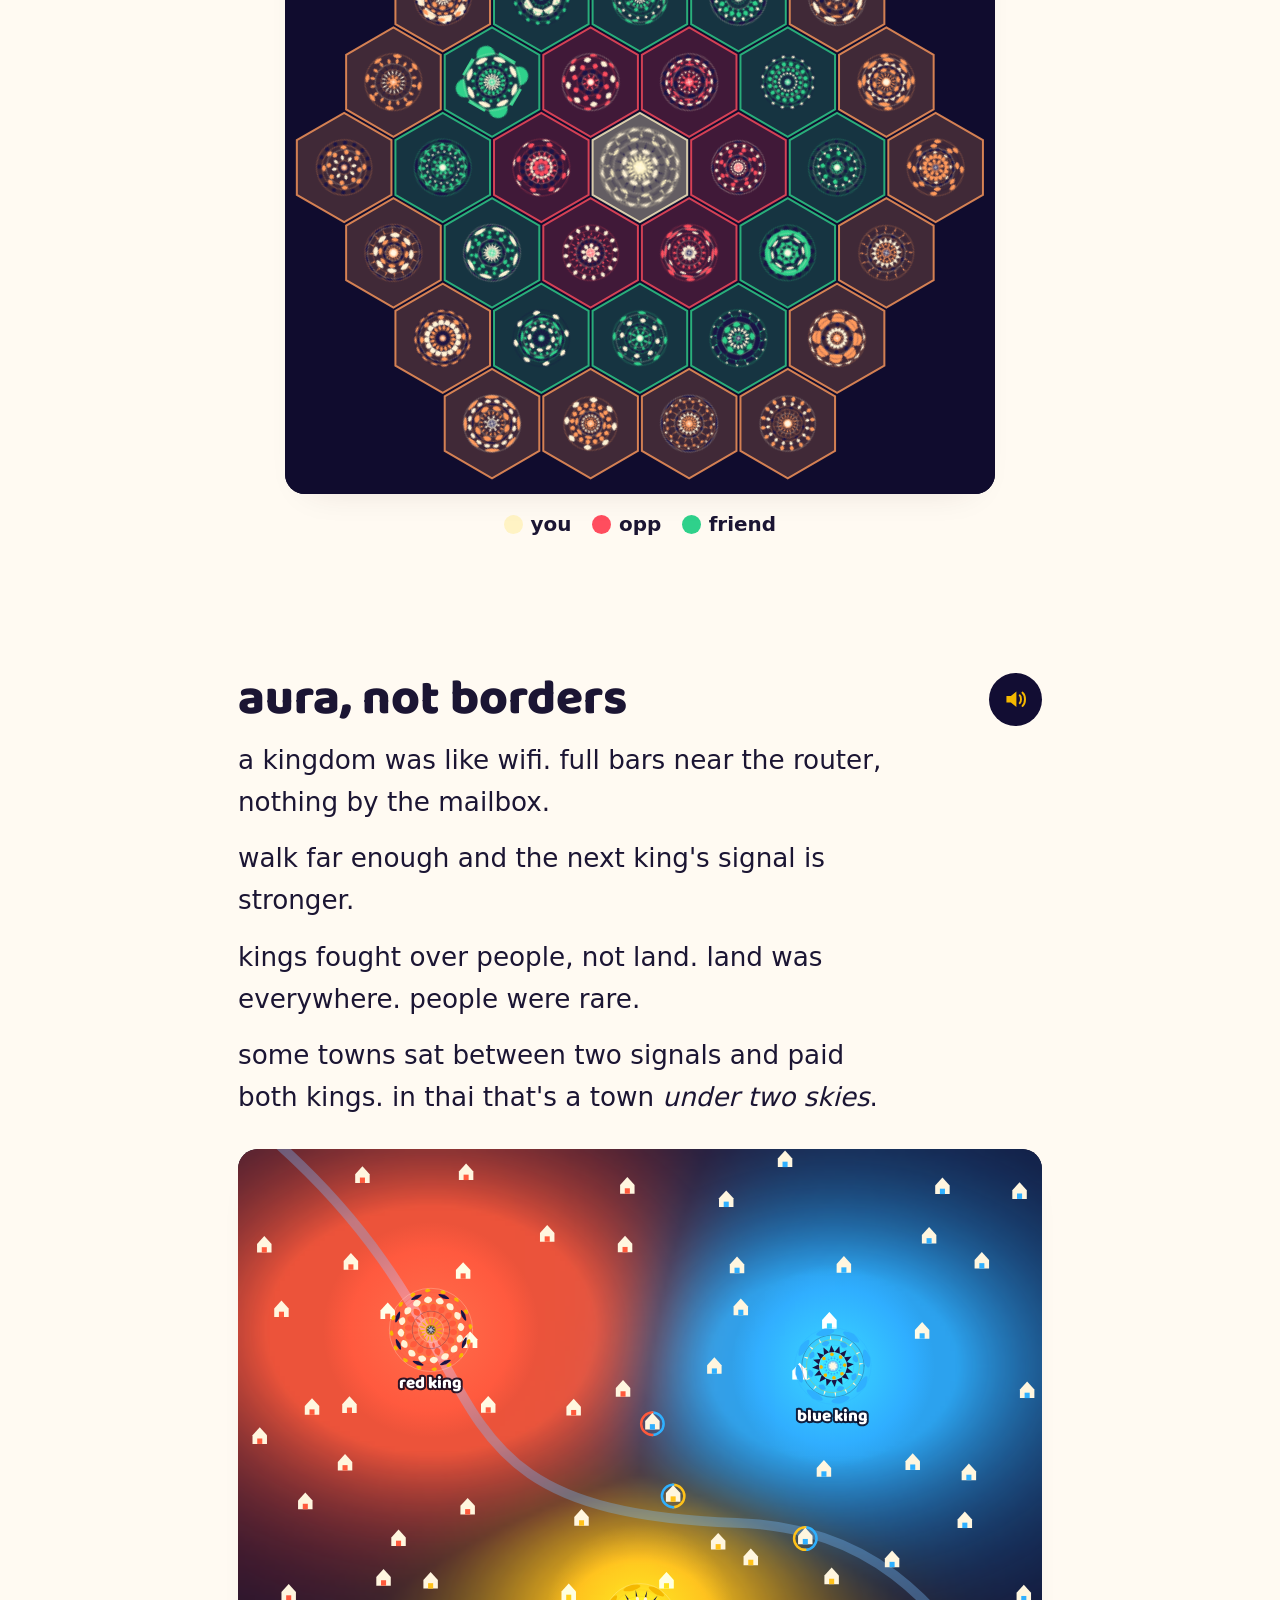
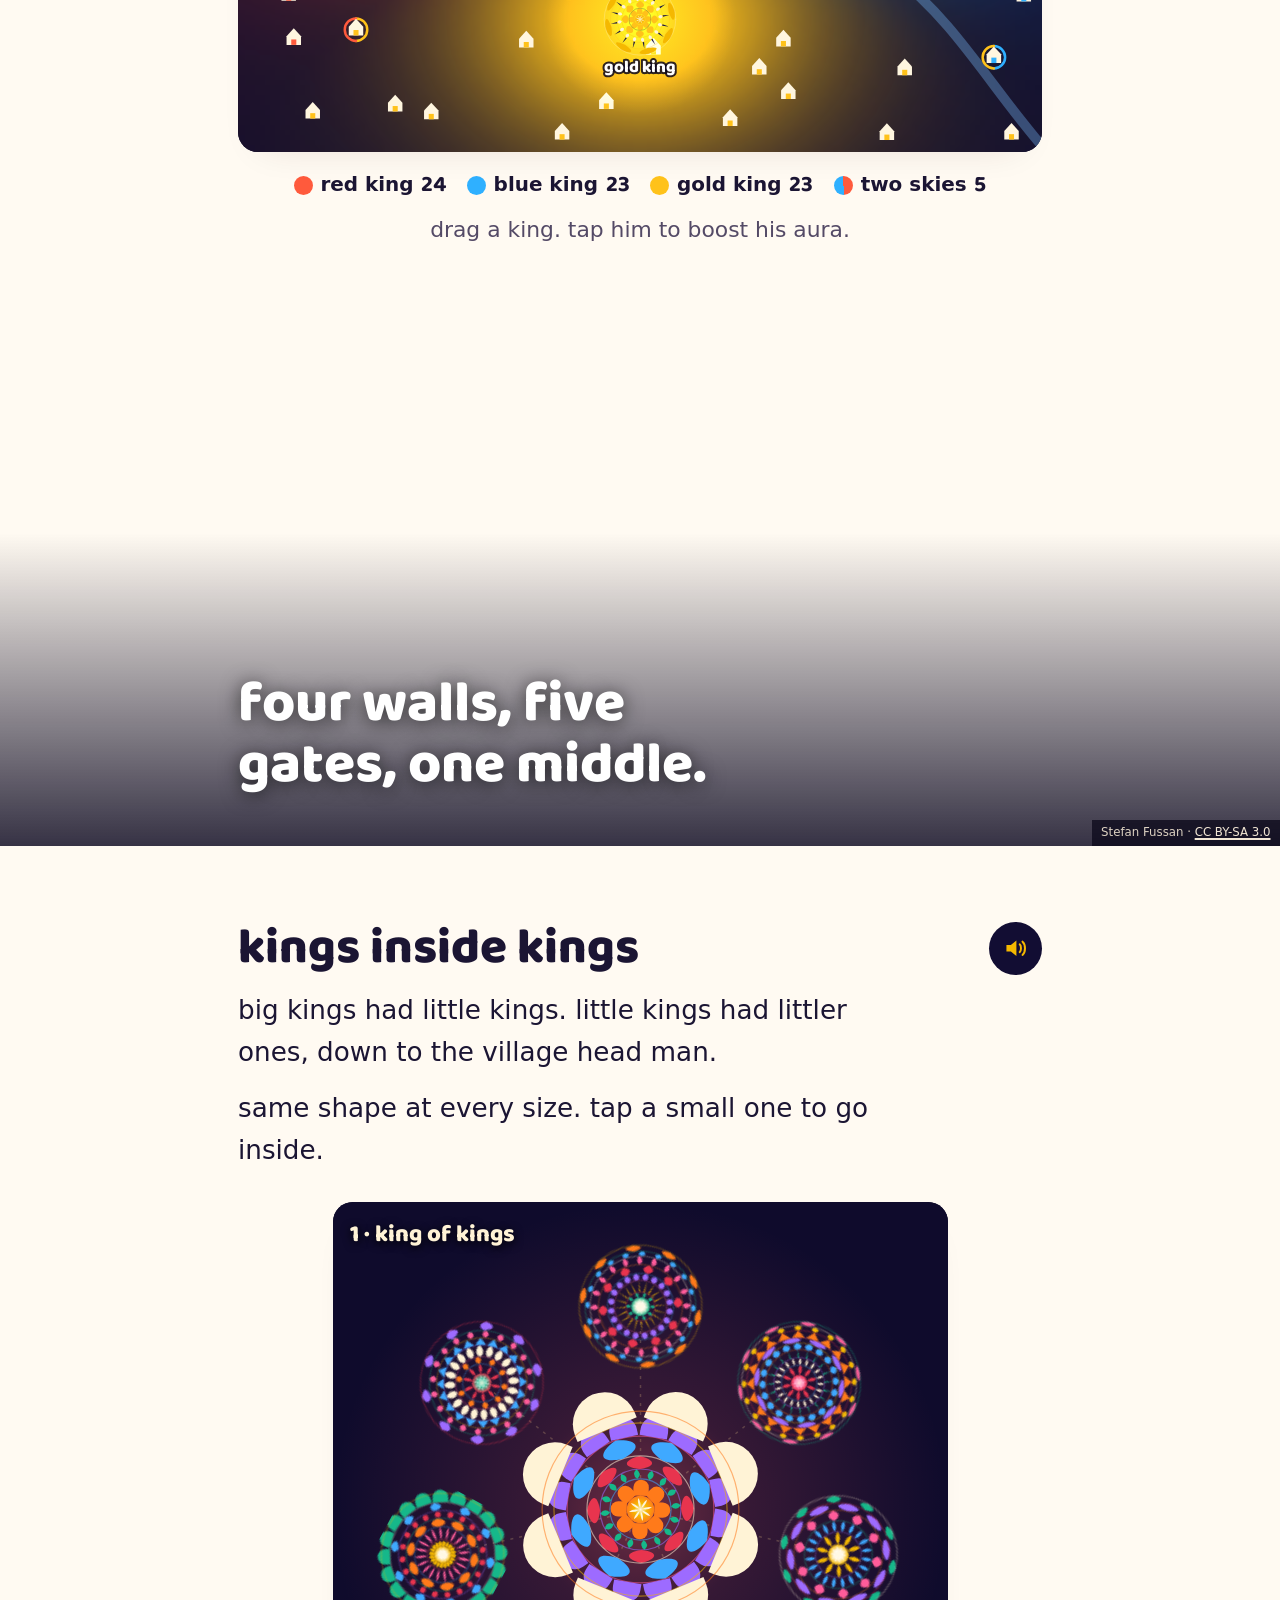
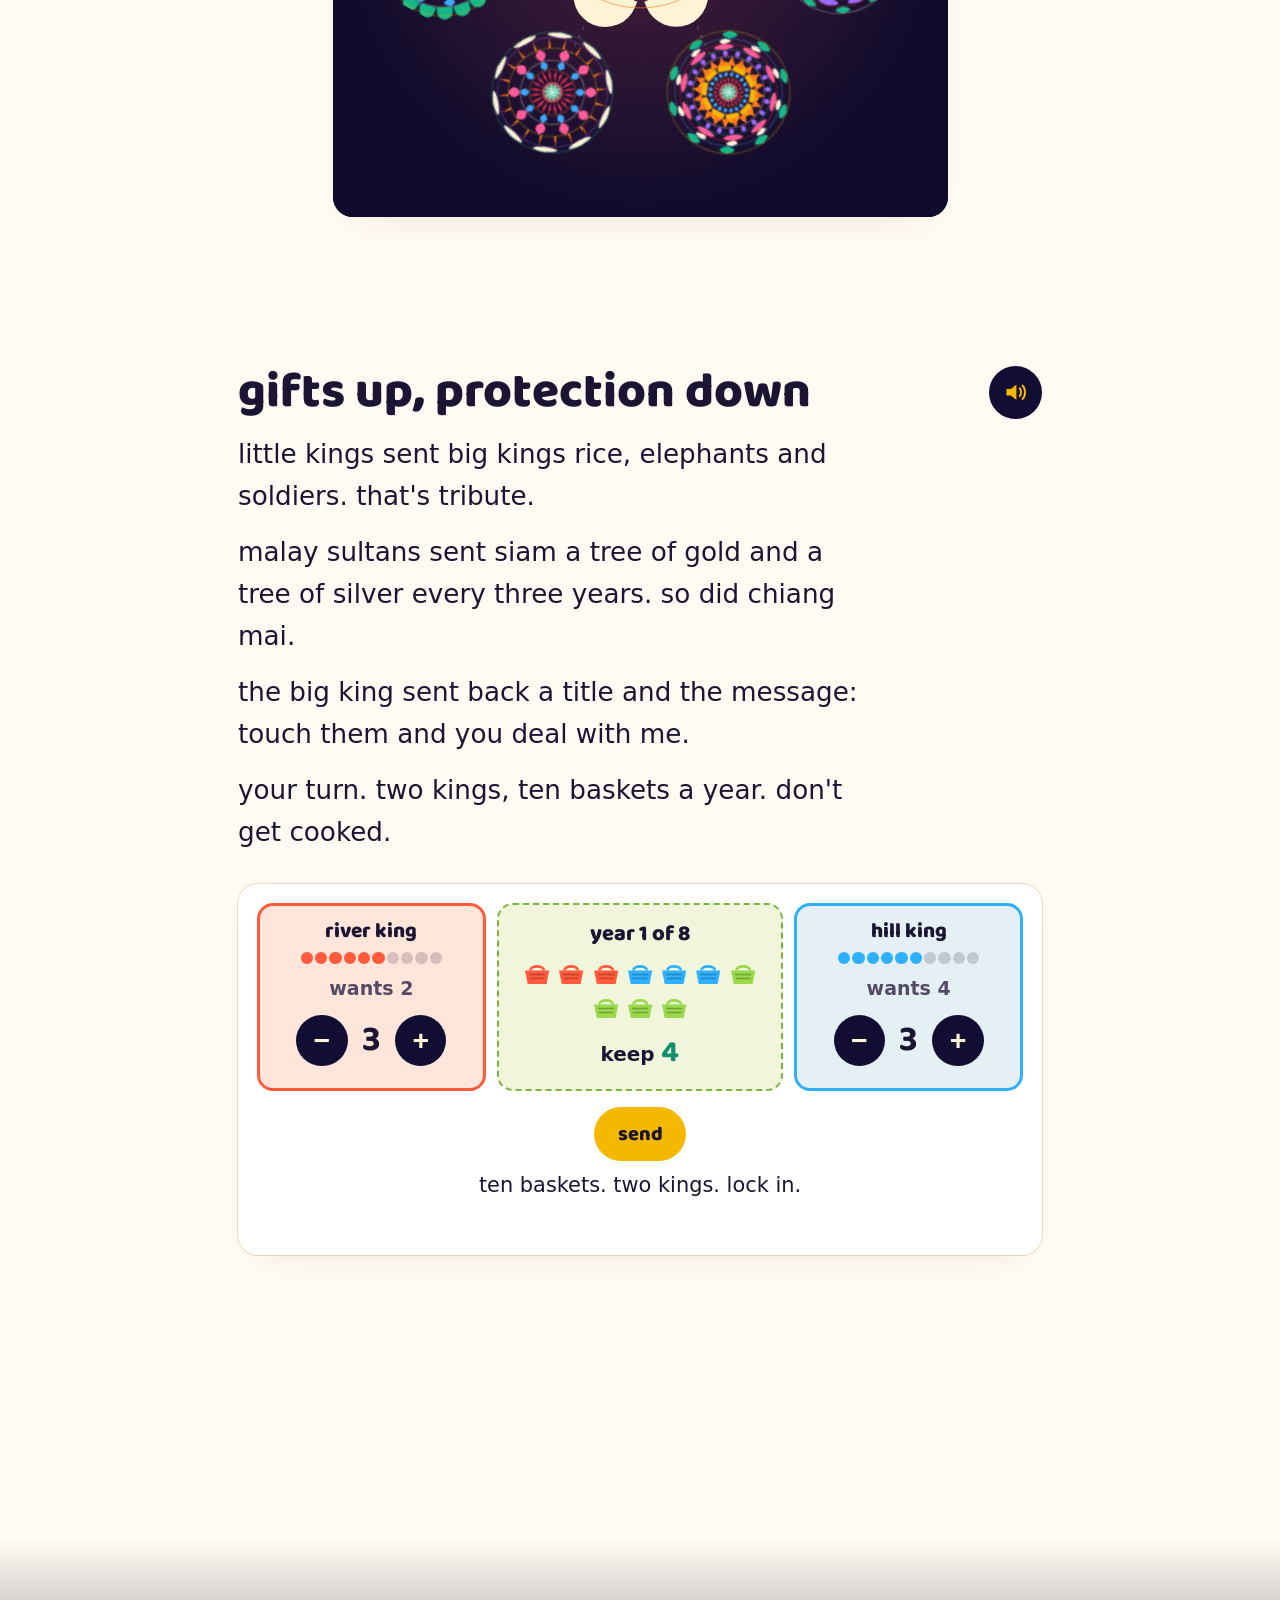
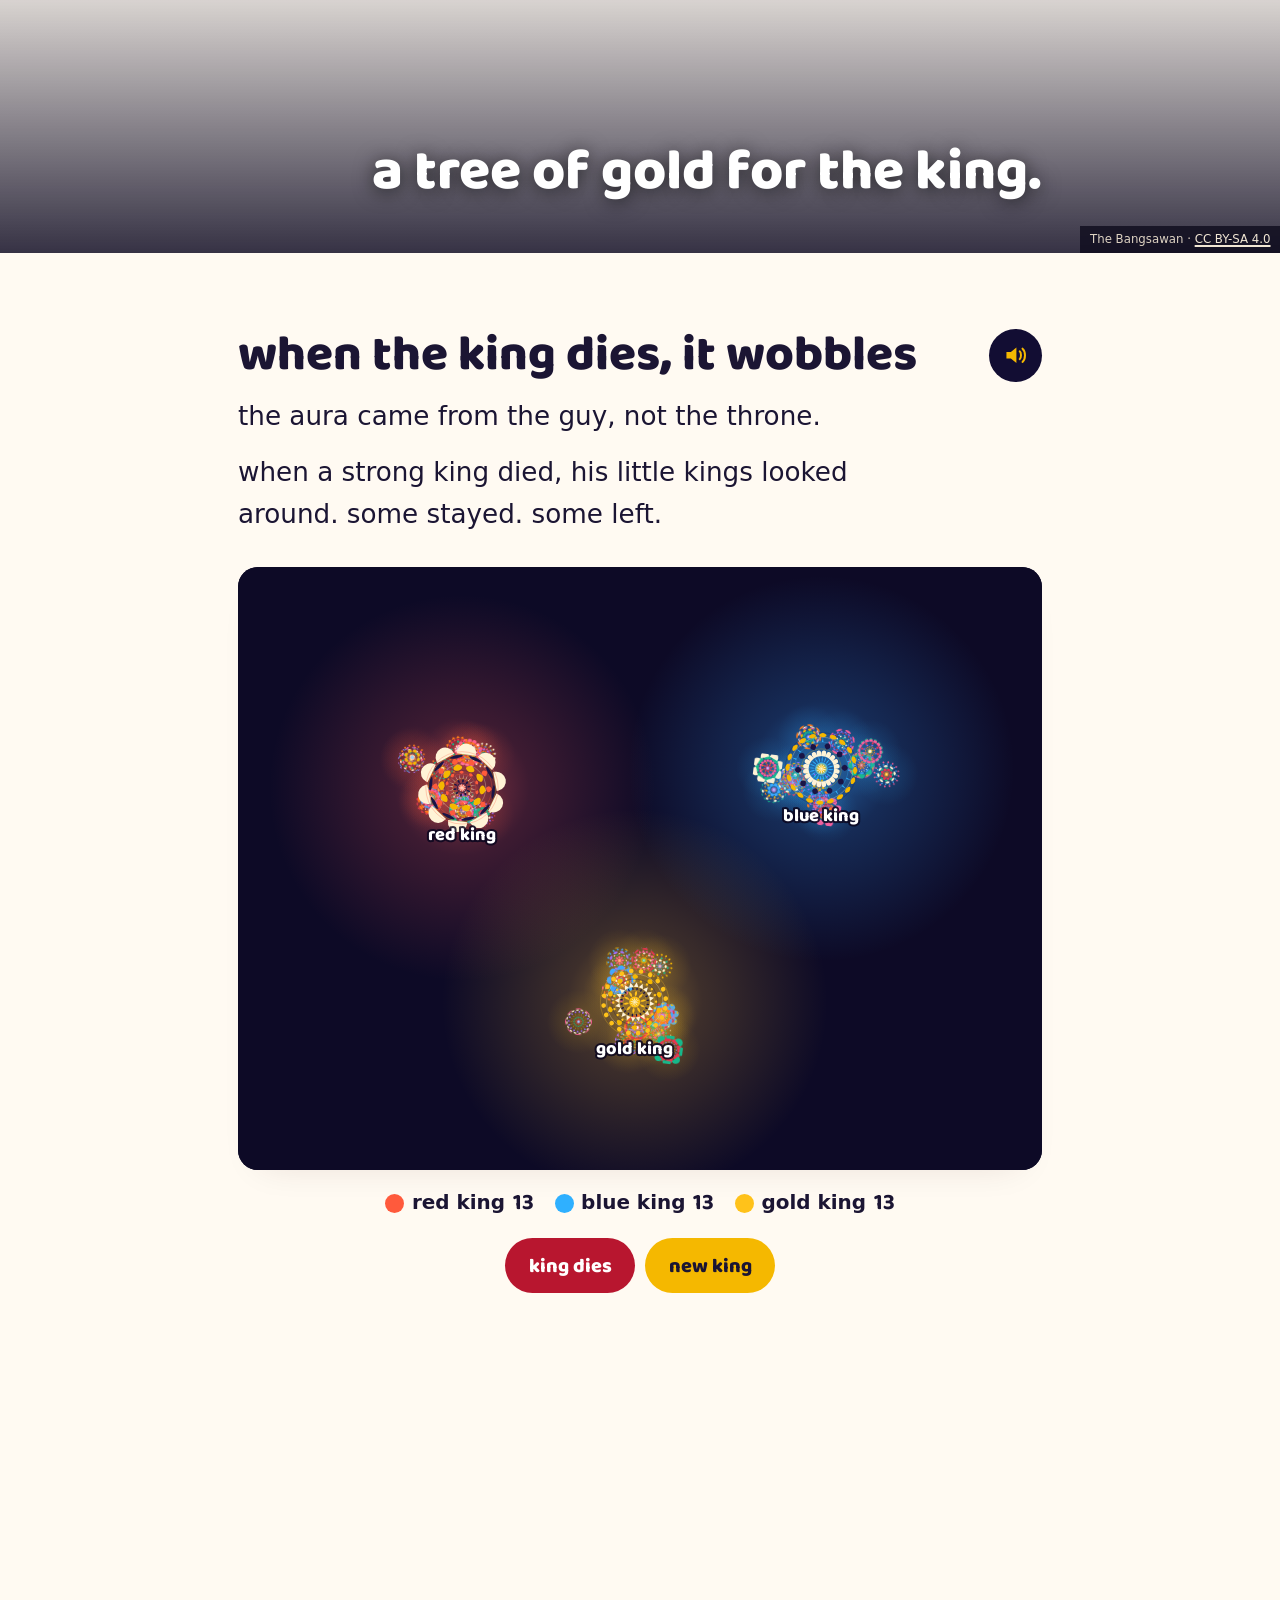
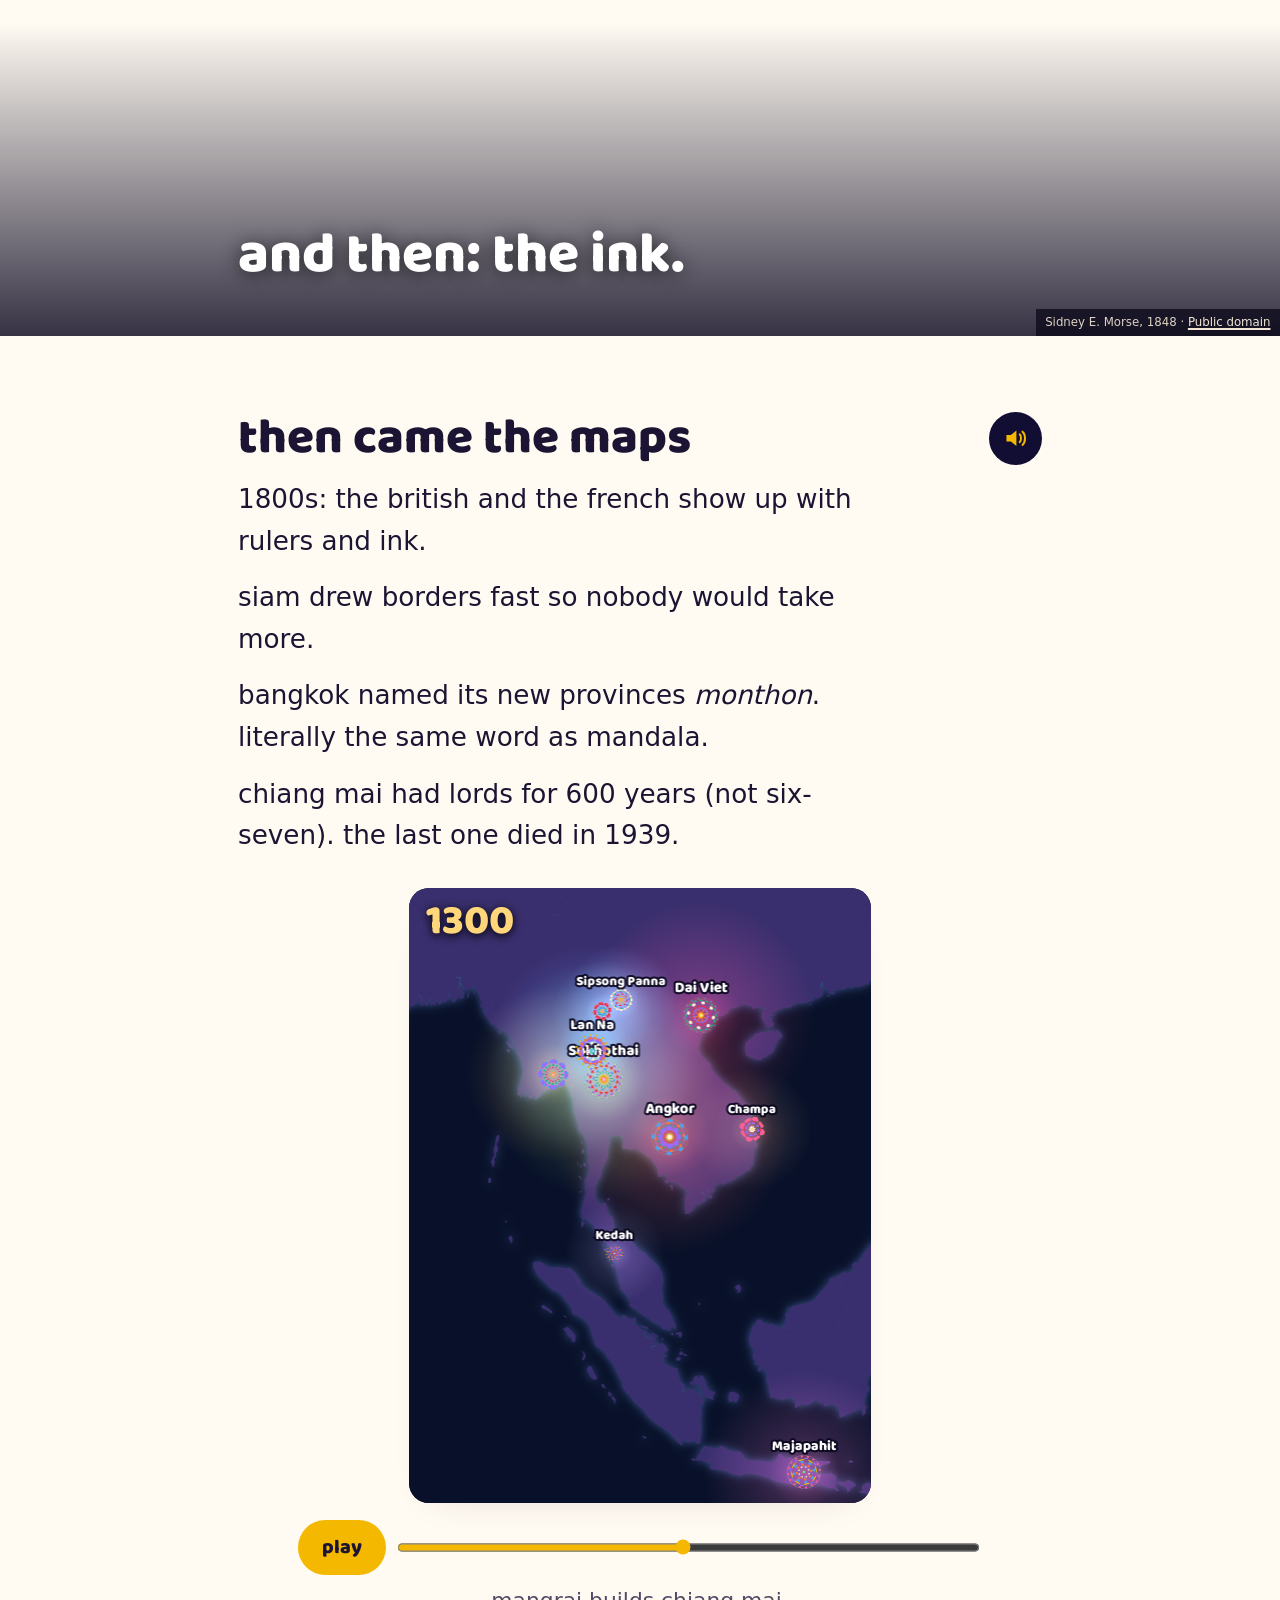
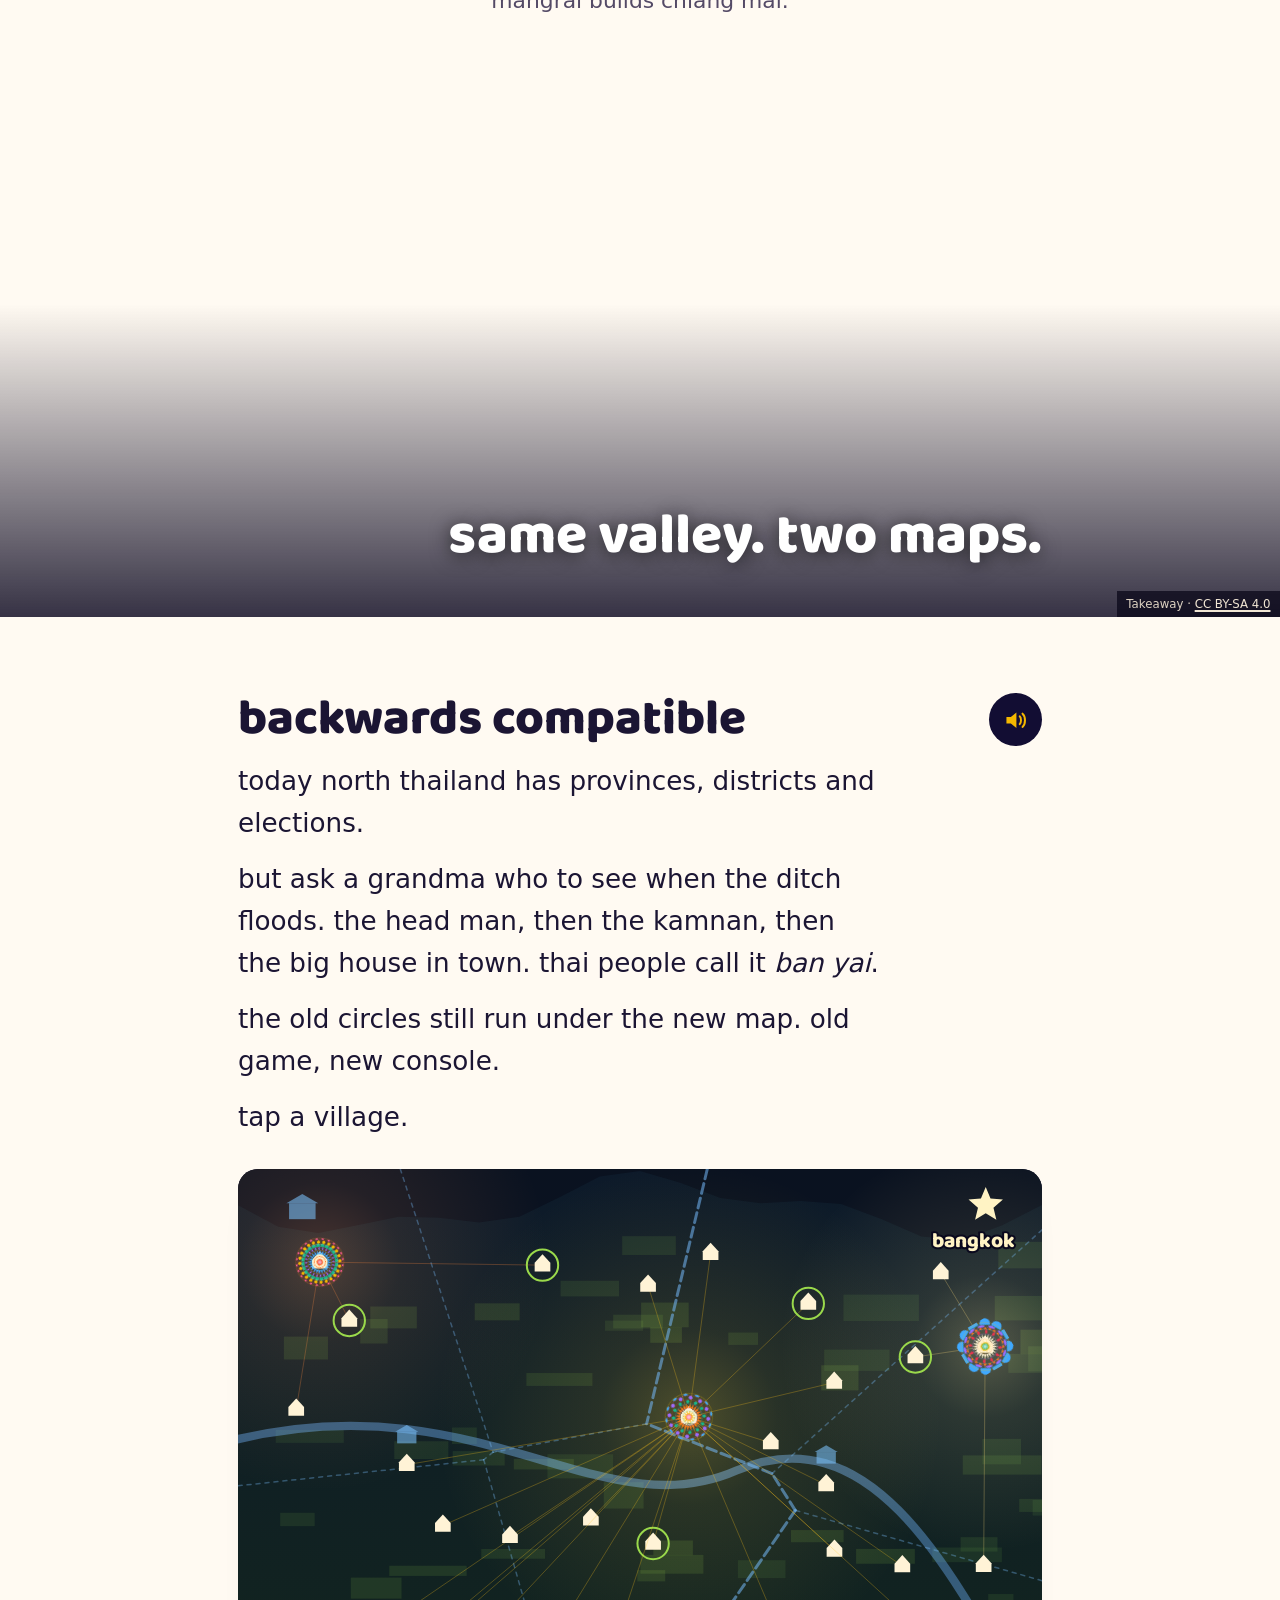
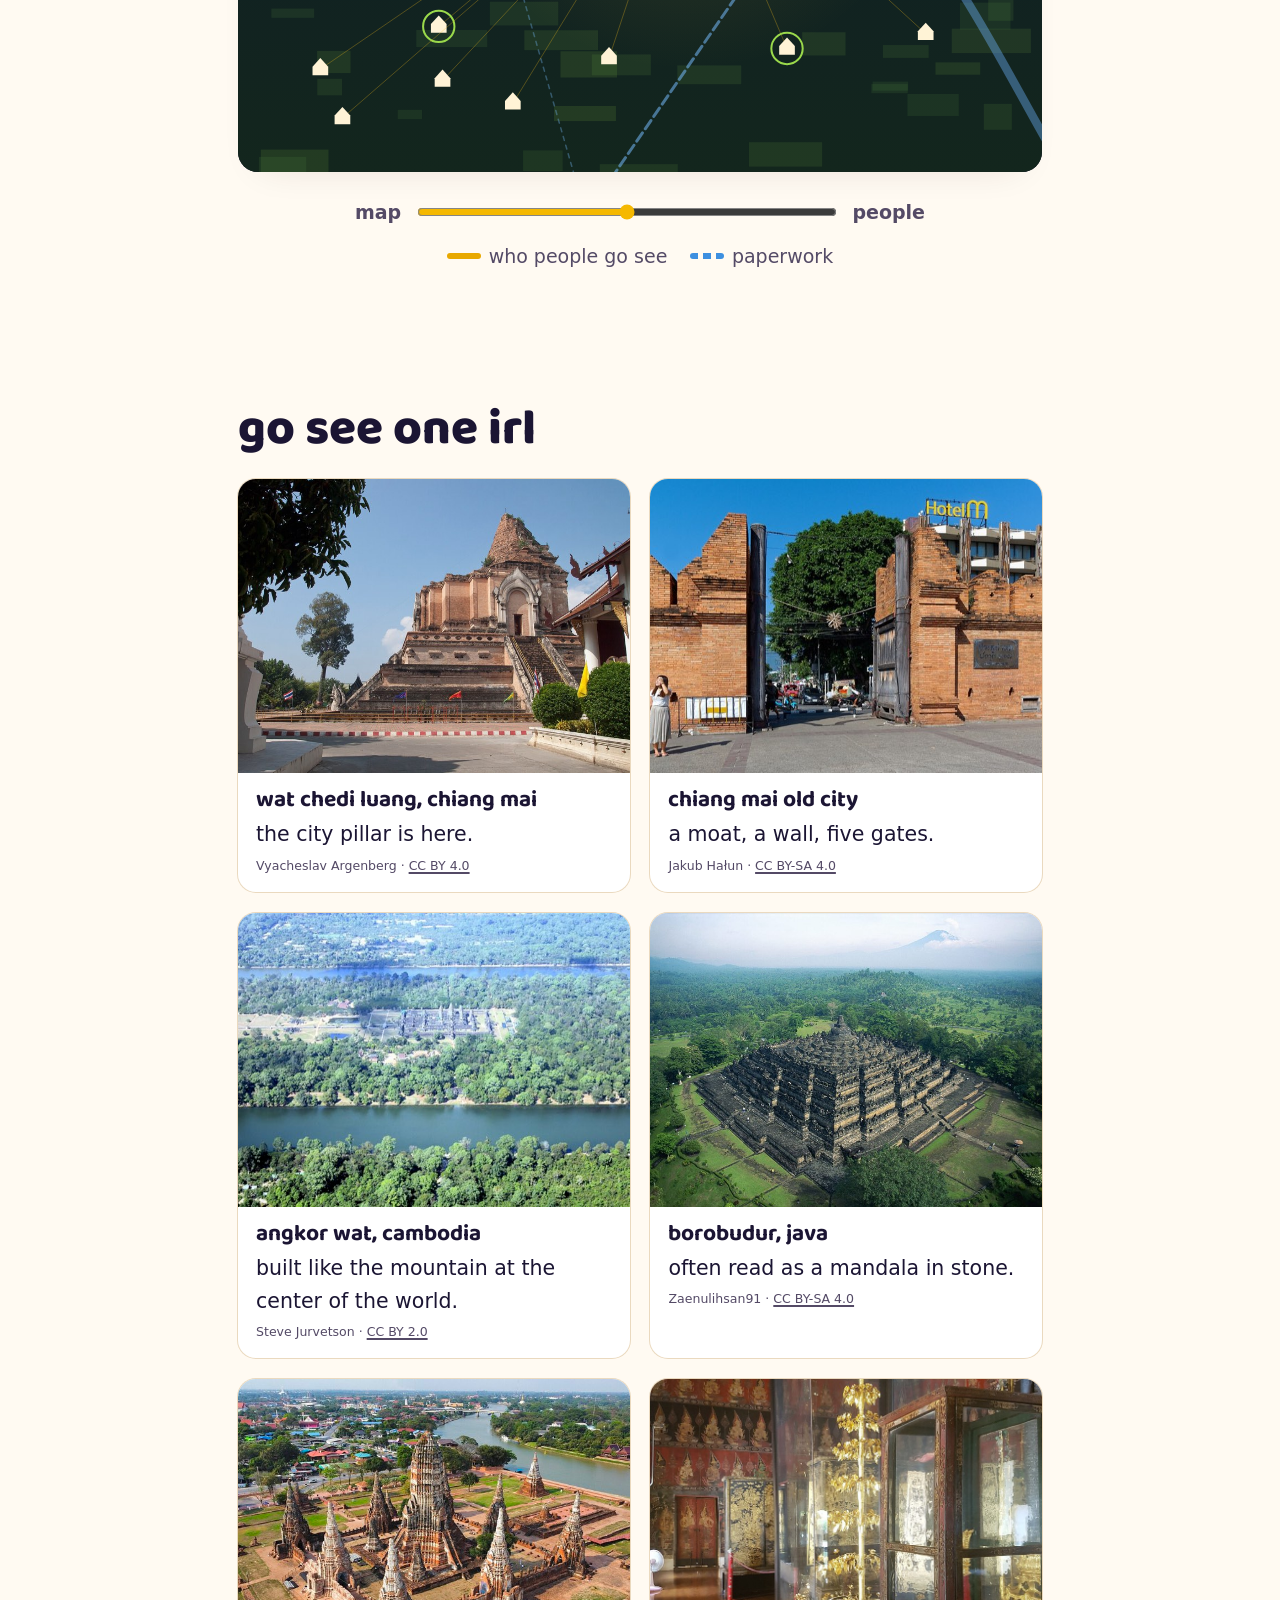
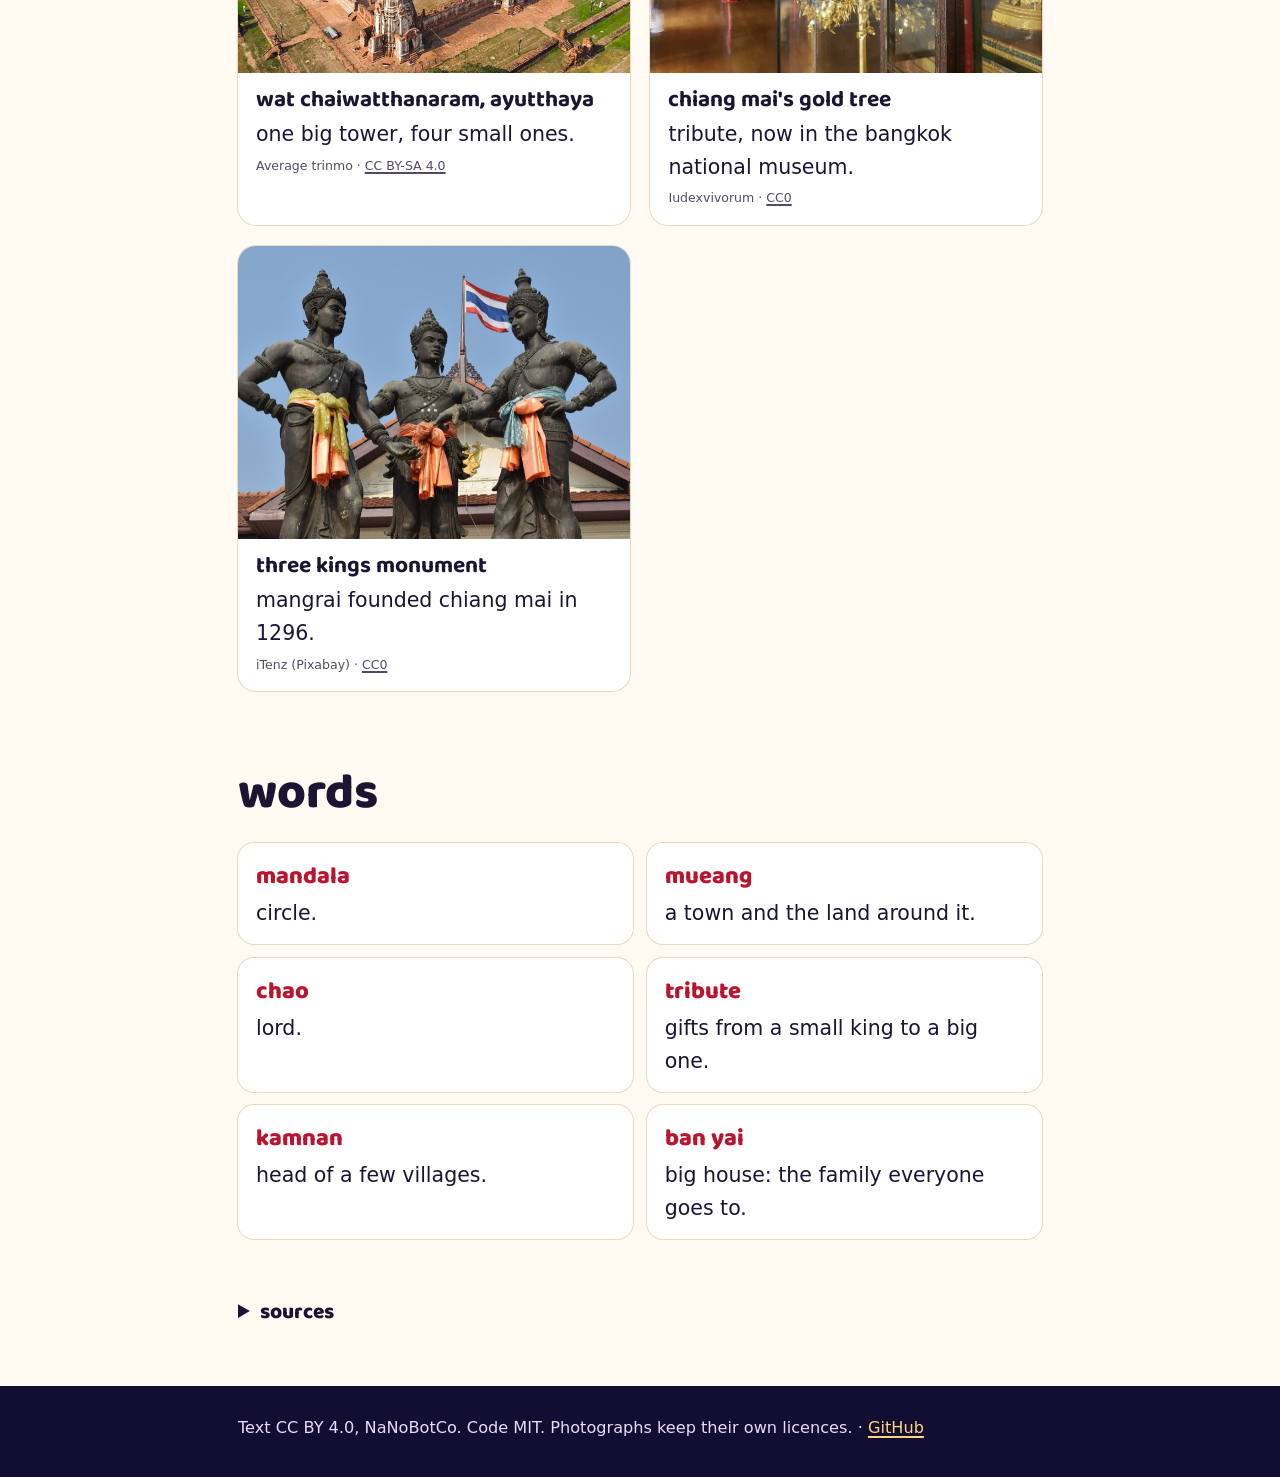
<file: docs/genz/index.html>
<!doctype html>
<html lang="en-US"><head><meta charset="utf-8"><meta name="viewport" content="width=device-width,initial-scale=1,viewport-fit=cover">
<title>the circle kings</title>
<meta name="description" content="before maps, kingdoms in southeast asia were basically an aura. the lore, with toys, and why north thailand still kinda runs on it.">
<link rel="canonical" href="https://nanobotco.github.io/mandala/genz/"><link rel="alternate" hreflang="en-US" href="https://nanobotco.github.io/mandala/"><link rel="alternate" hreflang="en-AU" href="https://nanobotco.github.io/mandala/bogan/"><link rel="alternate" hreflang="th" href="https://nanobotco.github.io/mandala/lanna/"><link rel="alternate" hreflang="mr" href="https://nanobotco.github.io/mandala/marathi/">
<meta property="og:type" content="website"><meta property="og:url" content="https://nanobotco.github.io/mandala/genz/"><meta property="og:title" content="the circle kings"><meta property="og:description" content="before maps, kingdoms in southeast asia were basically an aura. the lore, with toys, and why north thailand still kinda runs on it.">
<meta property="og:image" content="https://nanobotco.github.io/mandala/card-genz.jpg"><meta property="og:image:width" content="1200"><meta property="og:image:height" content="630"><meta property="og:image:alt" content="A glowing gold mandala with little mandalas around it.">
<meta name="twitter:card" content="summary_large_image"><meta name="twitter:image" content="https://nanobotco.github.io/mandala/card-genz.jpg"><meta name="twitter:title" content="the circle kings"><meta name="twitter:description" content="before maps, kingdoms in southeast asia were basically an aura. the lore, with toys, and why north thailand still kinda runs on it.">
<meta name="theme-color" content="#120d33"><link rel="icon" href="../icon.svg" type="image/svg+xml">
<link rel="preconnect" href="https://fonts.googleapis.com"><link rel="preconnect" href="https://fonts.gstatic.com" crossorigin>
<link rel="stylesheet" href="https://fonts.googleapis.com/css2?family=Baloo+2:wght@500;700;800&display=swap">
<link rel="stylesheet" href="../mandala.css">
<style>:root{--display:"Baloo 2",system-ui,sans-serif;--body:"Avenir Next",Avenir,"Segoe UI",system-ui,sans-serif;--canvas-font:"Baloo 2",system-ui,sans-serif}</style>
</head><body>
<a class="skip" href="#circle">skip to the lore</a>
<header class="top"><a class="brand" href="#top"><svg viewBox="0 0 40 40" aria-hidden="true"><use href="../icon.svg#m"/></svg><span>mandala</span></a>
<div class="tools"><select id="dialect" class="dial" aria-label="dialect"><option value="../" data-v="us" lang="en-US">English</option><option value="../bogan/" data-v="bogan" lang="en-AU">Aussie</option><option value="../lanna/" data-v="lanna" lang="th">คำเมือง</option><option value="../marathi/" data-v="marathi" lang="mr">मराठी</option><option value="../genz/" data-v="genz" lang="en-US" selected>Gen Z</option></select><button class="snd" type="button" aria-pressed="true" aria-label="sound on"><svg viewBox="0 0 24 24" aria-hidden="true"><path d="M4 9v6h4l5 4V5L8 9H4z" fill="currentColor"/><path class="w" d="M16 8.5c1.5 1 1.5 6 0 7" fill="none" stroke="currentColor" stroke-width="1.8" stroke-linecap="round"/></svg></button></div></header>
<main id="top">
<section class="hero"><canvas id="hero-cv" aria-label="A big mandala with smaller ones going round it. Tap them."></canvas><div class="hin"><h1>the circle kings</h1><p class="lede">before maps, a kingdom wasn't a shape. it was an aura.</p></div></section>
<div class="col">
<section id="circle" class="sec"><header class="sh"><h2>mandala = circle</h2><button class="say" type="button" data-for="circle" aria-pressed="false" aria-label="read it to me"><svg viewBox="0 0 24 24" aria-hidden="true"><path d="M4 9v6h4l5 4V5L8 9H4z" fill="currentColor"/><path d="M16 8.5c1.5 1 1.5 6 0 7M18.5 6c3 2.5 3 9.5 0 12" fill="none" stroke="currentColor" stroke-width="1.8" stroke-linecap="round"/></svg></button></header><div class="talk"><p><i>mandala</i> is an old word from india. it means circle.</p><p>a holy middle, rings going out from it.</p><p>old kings in asia ran their countries in that shape. draw one. it copies itself all the way around.</p></div><div class="toy" id="toy-maker"><div class="stage sq"><canvas aria-label="Drawing board. Draw with your finger; it copies itself round the circle."></canvas></div><div class="ctl"><div class="swatches" role="group" aria-label="colors"></div><button class="btn gold" data-k="fill" type="button">fill it</button><button class="btn coat" data-k="spin" type="button" aria-pressed="false">spin</button><button class="btn" data-k="sweep" type="button">sweep it away</button><button class="btn ghost" data-k="clear" type="button">clear</button></div><p class="out" aria-live="polite"></p></div></section><div class="band"><div class="bgwrap"><img data-src="../img/sand-mandala.jpg" alt="A round sand mandala in bright colors."></div><div class="in"><p class="bh">weeks to make. one minute to sweep.</p></div><span class="cred">He Gerzee · <a href="https://commons.wikimedia.org/wiki/File:Mandala_made_at_Prismare_by_Tibetan_monks.JPG">CC BY-SA 3.0</a></span></div><section id="ring" class="sec"><header class="sh"><h2>your neighbor is your opp</h2><button class="say" type="button" data-for="ring" aria-pressed="false" aria-label="read it to me"><svg viewBox="0 0 24 24" aria-hidden="true"><path d="M4 9v6h4l5 4V5L8 9H4z" fill="currentColor"/><path d="M16 8.5c1.5 1 1.5 6 0 7M18.5 6c3 2.5 3 9.5 0 12" fill="none" stroke="currentColor" stroke-width="1.8" stroke-linecap="round"/></svg></button></header><div class="talk"><p>kautilya wrote this down in india like 2,000 years ago.</p><p>the kingdom next door wants your land: opp. the one past them has the same beef with your neighbor: friend.</p><p>tap any kingdom to make it the main character.</p></div><div class="toy" id="toy-rings"><div class="stage hexs"><canvas aria-label="Kingdoms on a honeycomb, colored friend or enemy."></canvas></div><div class="legend"></div><p class="out" aria-live="polite"></p></div></section><section id="light" class="sec"><header class="sh"><h2>aura, not borders</h2><button class="say" type="button" data-for="light" aria-pressed="false" aria-label="read it to me"><svg viewBox="0 0 24 24" aria-hidden="true"><path d="M4 9v6h4l5 4V5L8 9H4z" fill="currentColor"/><path d="M16 8.5c1.5 1 1.5 6 0 7M18.5 6c3 2.5 3 9.5 0 12" fill="none" stroke="currentColor" stroke-width="1.8" stroke-linecap="round"/></svg></button></header><div class="talk"><p>a kingdom was like wifi. full bars near the router, nothing by the mailbox.</p><p>walk far enough and the next king's signal is stronger.</p><p>kings fought over people, not land. land was everywhere. people were rare.</p><p>some towns sat between two signals and paid both kings. in thai that's a town <i>under two skies</i>.</p></div><div class="toy" id="toy-lights"><div class="stage wide"><canvas aria-label="Three kings and their villages. Drag a king."></canvas></div><div class="tally" aria-live="polite"></div><p class="out" aria-live="polite">drag a king. tap him to boost his aura.</p></div></section><div class="band"><div class="bgwrap"><img data-src="../img/chiang-mai-moat.jpg" alt="Chiang Mai&#x27;s old city moat."></div><div class="in"><p class="bh">four walls, five gates, one middle.</p></div><span class="cred">Stefan Fussan · <a href="https://commons.wikimedia.org/wiki/File:Chiang_Mai_-_Chiang_Mai_Moat_-_0005.jpg">CC BY-SA 3.0</a></span></div><section id="dolls" class="sec"><header class="sh"><h2>kings inside kings</h2><button class="say" type="button" data-for="dolls" aria-pressed="false" aria-label="read it to me"><svg viewBox="0 0 24 24" aria-hidden="true"><path d="M4 9v6h4l5 4V5L8 9H4z" fill="currentColor"/><path d="M16 8.5c1.5 1 1.5 6 0 7M18.5 6c3 2.5 3 9.5 0 12" fill="none" stroke="currentColor" stroke-width="1.8" stroke-linecap="round"/></svg></button></header><div class="talk"><p>big kings had little kings. little kings had littler ones, down to the village head man.</p><p>same shape at every size. tap a small one to go inside.</p></div><div class="toy" id="toy-dolls"><div class="stage sq"><canvas aria-label="Kingdoms inside kingdoms. Tap a small one to go in."></canvas><span class="lv"></span></div><div class="ctl"><button class="btn ghost" data-k="back" type="button" hidden>back</button></div><p class="out" aria-live="polite"></p></div></section><section id="gifts" class="sec"><header class="sh"><h2>gifts up, protection down</h2><button class="say" type="button" data-for="gifts" aria-pressed="false" aria-label="read it to me"><svg viewBox="0 0 24 24" aria-hidden="true"><path d="M4 9v6h4l5 4V5L8 9H4z" fill="currentColor"/><path d="M16 8.5c1.5 1 1.5 6 0 7M18.5 6c3 2.5 3 9.5 0 12" fill="none" stroke="currentColor" stroke-width="1.8" stroke-linecap="round"/></svg></button></header><div class="talk"><p>little kings sent big kings rice, elephants and soldiers. that's tribute.</p><p>malay sultans sent siam a tree of gold and a tree of silver every three years. so did chiang mai.</p><p>the big king sent back a title and the message: touch them and you deal with me.</p><p>your turn. two kings, ten baskets a year. don't get cooked.</p></div><div class="toy game" id="toy-game"><div class="gboard"><div class="king" data-i="0" style="--c:#ff5a3c"><div class="kname">river king</div><div class="meter" role="img"></div><div class="want"></div><div class="give"><button class="step" type="button" data-i="0" data-d="-1" aria-label="less">−</button><span class="giv"><b>3</b></span><button class="step" type="button" data-i="0" data-d="1" aria-label="more">+</button></div></div><div class="town"><div class="year"></div><div class="baskets"></div><div class="keep">keep <b></b></div><div class="titles"></div></div><div class="king" data-i="1" style="--c:#2fb0ff"><div class="kname">hill king</div><div class="meter" role="img"></div><div class="want"></div><div class="give"><button class="step" type="button" data-i="1" data-d="-1" aria-label="less">−</button><span class="giv"><b>3</b></span><button class="step" type="button" data-i="1" data-d="1" aria-label="more">+</button></div></div></div><div class="gctl"><button class="btn gold" data-k="send" type="button">send</button><button class="btn gold" data-k="again" type="button" hidden>run it back</button></div><div class="log" aria-live="polite"></div></div></section><div class="band right"><div class="bgwrap"><img data-src="../img/bunga-mas.jpg" alt="A small tree made of gold, sent as tribute." style="object-position:50% 40%"></div><div class="in"><p class="bh">a tree of gold for the king.</p></div><span class="cred">The Bangsawan · <a href="https://commons.wikimedia.org/wiki/File:Bunga_Mas_(Muzium_Negara).jpg">CC BY-SA 4.0</a></span></div><section id="wobble" class="sec"><header class="sh"><h2>when the king dies, it wobbles</h2><button class="say" type="button" data-for="wobble" aria-pressed="false" aria-label="read it to me"><svg viewBox="0 0 24 24" aria-hidden="true"><path d="M4 9v6h4l5 4V5L8 9H4z" fill="currentColor"/><path d="M16 8.5c1.5 1 1.5 6 0 7M18.5 6c3 2.5 3 9.5 0 12" fill="none" stroke="currentColor" stroke-width="1.8" stroke-linecap="round"/></svg></button></header><div class="talk"><p>the aura came from the guy, not the throne.</p><p>when a strong king died, his little kings looked around. some stayed. some left.</p></div><div class="toy" id="toy-orbits"><div class="stage wide"><canvas aria-label="Three kings with towns going round them."></canvas></div><div class="tally" aria-live="polite"></div><div class="ctl"><button class="btn" data-k="die" type="button">king dies</button><button class="btn gold" data-k="rise" type="button">new king</button></div><p class="out" aria-live="polite"></p></div></section><div class="band"><div class="bgwrap"><img data-src="../img/siam-1848.jpg" alt="An old map of Siam."></div><div class="in"><p class="bh">and then: the ink.</p></div><span class="cred">Sidney E. Morse, 1848 · <a href="https://commons.wikimedia.org/wiki/File:Map_of_Siam_(Thailand)_1848_by_Sidney_Morse.jpg">Public domain</a></span></div><section id="maps" class="sec"><header class="sh"><h2>then came the maps</h2><button class="say" type="button" data-for="maps" aria-pressed="false" aria-label="read it to me"><svg viewBox="0 0 24 24" aria-hidden="true"><path d="M4 9v6h4l5 4V5L8 9H4z" fill="currentColor"/><path d="M16 8.5c1.5 1 1.5 6 0 7M18.5 6c3 2.5 3 9.5 0 12" fill="none" stroke="currentColor" stroke-width="1.8" stroke-linecap="round"/></svg></button></header><div class="talk"><p>1800s: the british and the french show up with rulers and ink.</p><p>siam drew borders fast so nobody would take more.</p><p>bangkok named its new provinces <i>monthon</i>. literally the same word as mandala.</p><p>chiang mai had lords for 600 years (not six-seven). the last one died in 1939.</p></div><div class="toy" id="toy-years"><div class="stage tall"><canvas aria-label="Map of Southeast Asia with kingdoms as lights."></canvas><span class="yr">1300</span></div><div class="ctl yrs"><button class="btn gold" data-k="play" type="button" aria-pressed="false">play</button><input type="range" min="600" max="2026" value="1300" aria-label="year"></div><p class="out" aria-live="polite"></p></div></section><div class="band right"><div class="bgwrap"><img data-src="../img/mae-wang-rice.jpg" alt="Rice fields in northern Thailand."></div><div class="in"><p class="bh">same valley. two maps.</p></div><span class="cred">Takeaway · <a href="https://commons.wikimedia.org/wiki/File:Rice_farmers_Mae_Wang_Chiang_Mai_Province.jpg">CC BY-SA 4.0</a></span></div><section id="today" class="sec"><header class="sh"><h2>backwards compatible</h2><button class="say" type="button" data-for="today" aria-pressed="false" aria-label="read it to me"><svg viewBox="0 0 24 24" aria-hidden="true"><path d="M4 9v6h4l5 4V5L8 9H4z" fill="currentColor"/><path d="M16 8.5c1.5 1 1.5 6 0 7M18.5 6c3 2.5 3 9.5 0 12" fill="none" stroke="currentColor" stroke-width="1.8" stroke-linecap="round"/></svg></button></header><div class="talk"><p>today north thailand has provinces, districts and elections.</p><p>but ask a grandma who to see when the ditch floods. the head man, then the kamnan, then the big house in town. thai people call it <i>ban yai</i>.</p><p>the old circles still run under the new map. old game, new console.</p><p>tap a village.</p></div><div class="toy" id="toy-overlay"><div class="stage wide"><canvas aria-label="A valley drawn as offices and as people."></canvas></div><label class="rng mixr"><span>map</span><input type="range" min="0" max="100" value="50" aria-label="map / people"><span>people</span></label><p class="key"><span><i class="g"></i>who people go see</span><span><i class="b"></i>paperwork</span></p><p class="out" aria-live="polite"></p></div></section>
<section id="visit" class="sec"><header class="sh"><h2>go see one irl</h2></header><div class="cards"><figure class="card"><div class="ph"><img data-src="../img/wat-chedi-luang.jpg" alt="The big brick chedi of Wat Chedi Luang." width="800" height="600"></div><figcaption><b>wat chedi luang, chiang mai</b><span>the city pillar is here.</span><small>Vyacheslav Argenberg · <a href="https://commons.wikimedia.org/wiki/File:Wat_Chedi_Luang,_Stupa,_Chiang_Mai,_Thailand.jpg">CC BY 4.0</a></small></figcaption></figure><figure class="card"><div class="ph"><img data-src="../img/tha-phae-gate.jpg" alt="Tha Phae Gate in Chiang Mai." width="800" height="600"></div><figcaption><b>chiang mai old city</b><span>a moat, a wall, five gates.</span><small>Jakub Hałun · <a href="https://commons.wikimedia.org/wiki/File:20171105_Tha_Phae_Gate_Chiang_Mai_9784_DxO.jpg">CC BY-SA 4.0</a></small></figcaption></figure><figure class="card"><div class="ph"><img data-src="../img/angkor-wat-air.jpg" alt="Angkor Wat from the air." width="800" height="600"></div><figcaption><b>angkor wat, cambodia</b><span>built like the mountain at the center of the world.</span><small>Steve Jurvetson · <a href="https://commons.wikimedia.org/wiki/File:Angkor_Wat_aerial_view.jpg">CC BY 2.0</a></small></figcaption></figure><figure class="card"><div class="ph"><img data-src="../img/borobudur.jpg" alt="Borobudur from above." width="800" height="600"></div><figcaption><b>borobudur, java</b><span>often read as a mandala in stone.</span><small>Zaenulihsan91 · <a href="https://commons.wikimedia.org/wiki/File:Borobudur_Magelang.jpg">CC BY-SA 4.0</a></small></figcaption></figure><figure class="card"><div class="ph"><img data-src="../img/wat-chaiwatthanaram.jpg" alt="Wat Chaiwatthanaram from above." width="800" height="600"></div><figcaption><b>wat chaiwatthanaram, ayutthaya</b><span>one big tower, four small ones.</span><small>Average trinmo · <a href="https://commons.wikimedia.org/wiki/File:Wat_Chaiwatthanaram_by_drone.jpg">CC BY-SA 4.0</a></small></figcaption></figure><figure class="card"><div class="ph"><img data-src="../img/chiang-mai-gold-tree.jpg" alt="A tall gold tree in a glass case." width="800" height="600"></div><figcaption><b>chiang mai's gold tree</b><span>tribute, now in the bangkok national museum.</span><small>Iudexvivorum · <a href="https://commons.wikimedia.org/wiki/File:Bangkok_National_Museum_-_2017-04-22_(139).jpg">CC0</a></small></figcaption></figure><figure class="card"><div class="ph"><img data-src="../img/three-kings.jpg" alt="Bronze statues of three kings." width="800" height="600"></div><figcaption><b>three kings monument</b><span>mangrai founded chiang mai in 1296.</span><small>iTenz (Pixabay) · <a href="https://commons.wikimedia.org/wiki/File:Three_Kings_Monument_Chiang_Mai.jpg">CC0</a></small></figcaption></figure></div></section>
<section id="words" class="sec"><header class="sh"><h2>words</h2></header><dl class="words"><div class="word"><dt>mandala</dt><dd>circle.</dd></div><div class="word"><dt>mueang</dt><dd>a town and the land around it.</dd></div><div class="word"><dt>chao</dt><dd>lord.</dd></div><div class="word"><dt>tribute</dt><dd>gifts from a small king to a big one.</dd></div><div class="word"><dt>kamnan</dt><dd>head of a few villages.</dd></div><div class="word"><dt>ban yai</dt><dd>big house: the family everyone goes to.</dd></div></dl></section>
<details class="src"><summary>sources</summary><ul><li>Kautilya, <i>Arthashastra</i>, Book 6, the circle of kings (rajamandala), translated by R. Shamasastry (1915): <a href="https://en.wikisource.org/wiki/Arthashastra/Book_VI">Book 6</a>. Dating: Patrick Olivelle, <i>King, Governance, and Law in Ancient India</i> (Oxford, 2013).</li><li>O. W. Wolters, "Ayudhyā and the Rearward Part of the World", <i>Journal of the Royal Asiatic Society</i> (1968), pp. 166–178, and <i>History, Culture, and Region in Southeast Asian Perspectives</i> (ISEAS, 1982; revised 1999). He brought Kautilya's word into Southeast Asian history.</li><li>S. J. Tambiah, <i>World Conqueror and World Renouncer</i> (Cambridge University Press, 1976), chapter 7, The Galactic Polity.</li><li>Sunait Chutintaranond, "Mandala, Segmentary State and Politics of Centralization in Medieval Ayudhya", <i>Journal of the Siam Society</i> 78(1) (1990): <a href="https://thesiamsociety.org/wp-content/uploads/1990/03/JSS_078_1i_SunaitChutintaranond_MandalaSegmentaryStateInMedievalAyudhaya.pdf">PDF</a></li><li>Thongchai Winichakul, <i>Siam Mapped: A History of the Geo-Body of a Nation</i> (University of Hawai'i Press, 1994). Thai edition: กำเนิดสยามจากแผนที่.</li><li>Volker Grabowsky, <i>The Northern Tai Polity of Lan Na</i>, ARI Working Paper 17 (2004): <a href="https://ari.nus.edu.sg/wp-content/uploads/2018/10/wps04_017.pdf">PDF</a></li><li>Apiradee Techasiriwan, <i>Tai Lü Manuscripts from Southern Yunnan and Northern Laos</i> (PhD, Hamburg, 2019), p. 26, a polity with two overlords, เมืองสองฝ่ายฟ้า: <a href="https://ediss.sub.uni-hamburg.de/bitstream/ediss/6013/1/Dissertation.pdf">PDF</a></li><li>รัตนาพร เศรษฐกุล, การเมืองข้ามฝั่งโขง: ความสัมพันธ์ระหว่างน่านกับสิบสองปันนา, วารสารวิจิตรศิลป์ 6(1), 2558: <a href="https://so02.tci-thaijo.org/index.php/fineartsJournal/article/view/77254">article</a></li><li>เพ็ญสุภา สุขคตะ, มติชนสุดสัปดาห์, 26 พ.ย. 2566, on the city navel and the Inthakhin pillar: <a href="https://www.matichon.co.th/weekly/column/article_728490">column</a></li><li>Tej Bunnag, <i>The Provincial Administration of Siam, 1892–1915</i> (Oxford University Press, 1977). The monthon, headmen and kamnan.</li><li>Christopher Paik and Jessica Vechbanyongratana, "Path to Centralization and Development: Evidence from Siam", <i>World Politics</i> 71(2) (2019). Chiang Mai fully run from Bangkok by 1915.</li><li>Paul Chambers and Watcharapol Supajakwattana, "The Impact of 'Baan Yai' on Thai Politics", ISEAS Perspective 2025/28: <a href="https://www.iseas.edu.sg/wp-content/uploads/2025/03/ISEAS_Perspective_2025_28.pdf">PDF</a></li><li>Andrew Walker, <i>Thailand's Political Peasants: Power in the Modern Rural Economy</i> (University of Wisconsin Press, 2012). A village in Chiang Mai province.</li><li>Bunga mas: <a href="https://www.muziumnegara.gov.my/en/bunga-mas-golden-flower">Muzium Negara</a> · <a href="https://en.wikipedia.org/wiki/Bunga_mas">Wikipedia</a>. Chiang Mai's gold and silver trees: <a href="https://en.wikipedia.org/wiki/Nakhon_Chiang_Mai_(1775%E2%80%931899)">Nakhon Chiang Mai, 1775–1899</a></li><li>Wikipedia: <a href="https://en.wikipedia.org/wiki/Mandala_(political_model)">Mandala (political model)</a> · <a href="https://en.wikipedia.org/wiki/Lan_Na">Lan Na</a> · <a href="https://en.wikipedia.org/wiki/Monthon">Monthon</a> · <a href="https://en.wikipedia.org/wiki/Inthakhin_(pillar)">Inthakhin pillar</a> · <a href="https://en.wikipedia.org/wiki/Sand_mandala">Sand mandala</a> · <a href="https://en.wikipedia.org/wiki/Maratha_Confederacy">Maratha Confederacy</a></li><li>Map outlines: <a href="https://www.naturalearthdata.com/">Natural Earth</a>, public domain. Kingdom dates on the years map are rounded.</li><li>Photographs: Wikimedia Commons, credited on each picture.</li></ul></details>
</div></main>
<footer class="bot"><div class="in"><p>Text CC BY 4.0, NaNoBotCo. Code MIT. Photographs keep their own licences. · <a href="https://github.com/NaNoBotCo/mandala">GitHub</a></p></div></footer>
<script>window.V={"key": "genz", "tts": "en-US", "tts2": null, "rate": 1.0, "digits": null, "era": 0, "era_label": "", "t": {"ui": {"say": "read it to me", "stop": "stop", "soundOn": "sound on", "soundOff": "sound off"}, "maker": {"swept": "gone.", "colors": ["red", "orange", "gold", "green", "blue", "night", "white", "pink"]}, "lights": {"kings": ["red king", "blue king", "gold king"], "two": "two skies", "one": "pays the {k}.", "both": "pays the {a} and the {b}."}, "dolls": {"you": "YOU", "levels": [{"name": "king of kings", "line": ""}, {"name": "kingdom", "line": ""}, {"name": "town", "line": ""}, {"name": "village", "line": ""}, {"name": "your house", "line": "that's you. main character."}]}, "game": {"kings": ["river king", "hill king"], "wants": "wants {n}", "year": "year {y} of {n}", "special": "the {k} wants extra this year.", "fed": "everyone ate.", "hungry": "people went hungry.", "saved": "the {k} crashed out. the {o} protected you.", "raid": "the {k} sent elephants. you lose 3 baskets.", "gift": "the {k} sends a title.", "ends": ["the town survived.", "both kings stayed happy.", "you ate."], "start": "ten baskets. two kings. lock in."}, "orbits": {"kings": ["red king", "blue king", "gold king"], "dieMsg": "the {k} died. his towns drift.", "riseMsg": "a new {k}. towns come back.", "allStrong": "every king is strong rn.", "shakeMsg": "", "meritMsg": "the {k}'s aura goes up."}, "years": {"names": {"srivijaya": "Srivijaya", "dvaravati": "Dvaravati", "hariphunchai": "Hariphunchai", "angkor": "Angkor", "cambodia": "Cambodia", "champa": "Champa", "pagan": "Pagan", "daiviet": "Dai Viet", "hue": "Hue", "sukhothai": "Sukhothai", "lanna": "Lan Na", "nan": "Nan", "kengtung": "Kengtung", "sipsong": "Sipsong Panna", "ayutthaya": "Ayutthaya", "bangkok": "Bangkok", "lanxang": "Lan Xang", "vientiane": "Vientiane", "luangprabang": "Luang Prabang", "pegu": "Pegu", "ava": "Ava", "malacca": "Malacca", "majapahit": "Majapahit", "patani": "Patani", "kedah": "Kedah"}, "notes": {"700": "srivijaya runs the sea trade.", "1150": "angkor wat is built.", "1296": "mangrai builds chiang mai.", "1351": "ayutthaya spawns.", "1431": "ayutthaya takes angkor.", "1558": "burma takes chiang mai.", "1767": "ayutthaya falls. bangkok is next.", "1775": "chiang mai breaks from burma.", "1893": "france takes the land east of the mekong.", "1909": "treaty with britain. last borders.", "1939": "chiang mai's last lord dies. siam becomes thailand.", "2026": "lines on top. aura underneath."}}, "overlay": {"people": ["you", "head man", "kamnan", "big house", "bangkok"], "paper": ["village", "subdistrict", "district", "province", "bangkok"], "tapped": "two roads to bangkok."}, "rings": {"roles": ["you", "opp", "friend", "opp's friend", "friend's friend", "opp's friend's friend", "too far to care"], "was": "that was your {r}."}}};</script>
<script src="../mandala.js" defer></script>
</body></html>
</file>
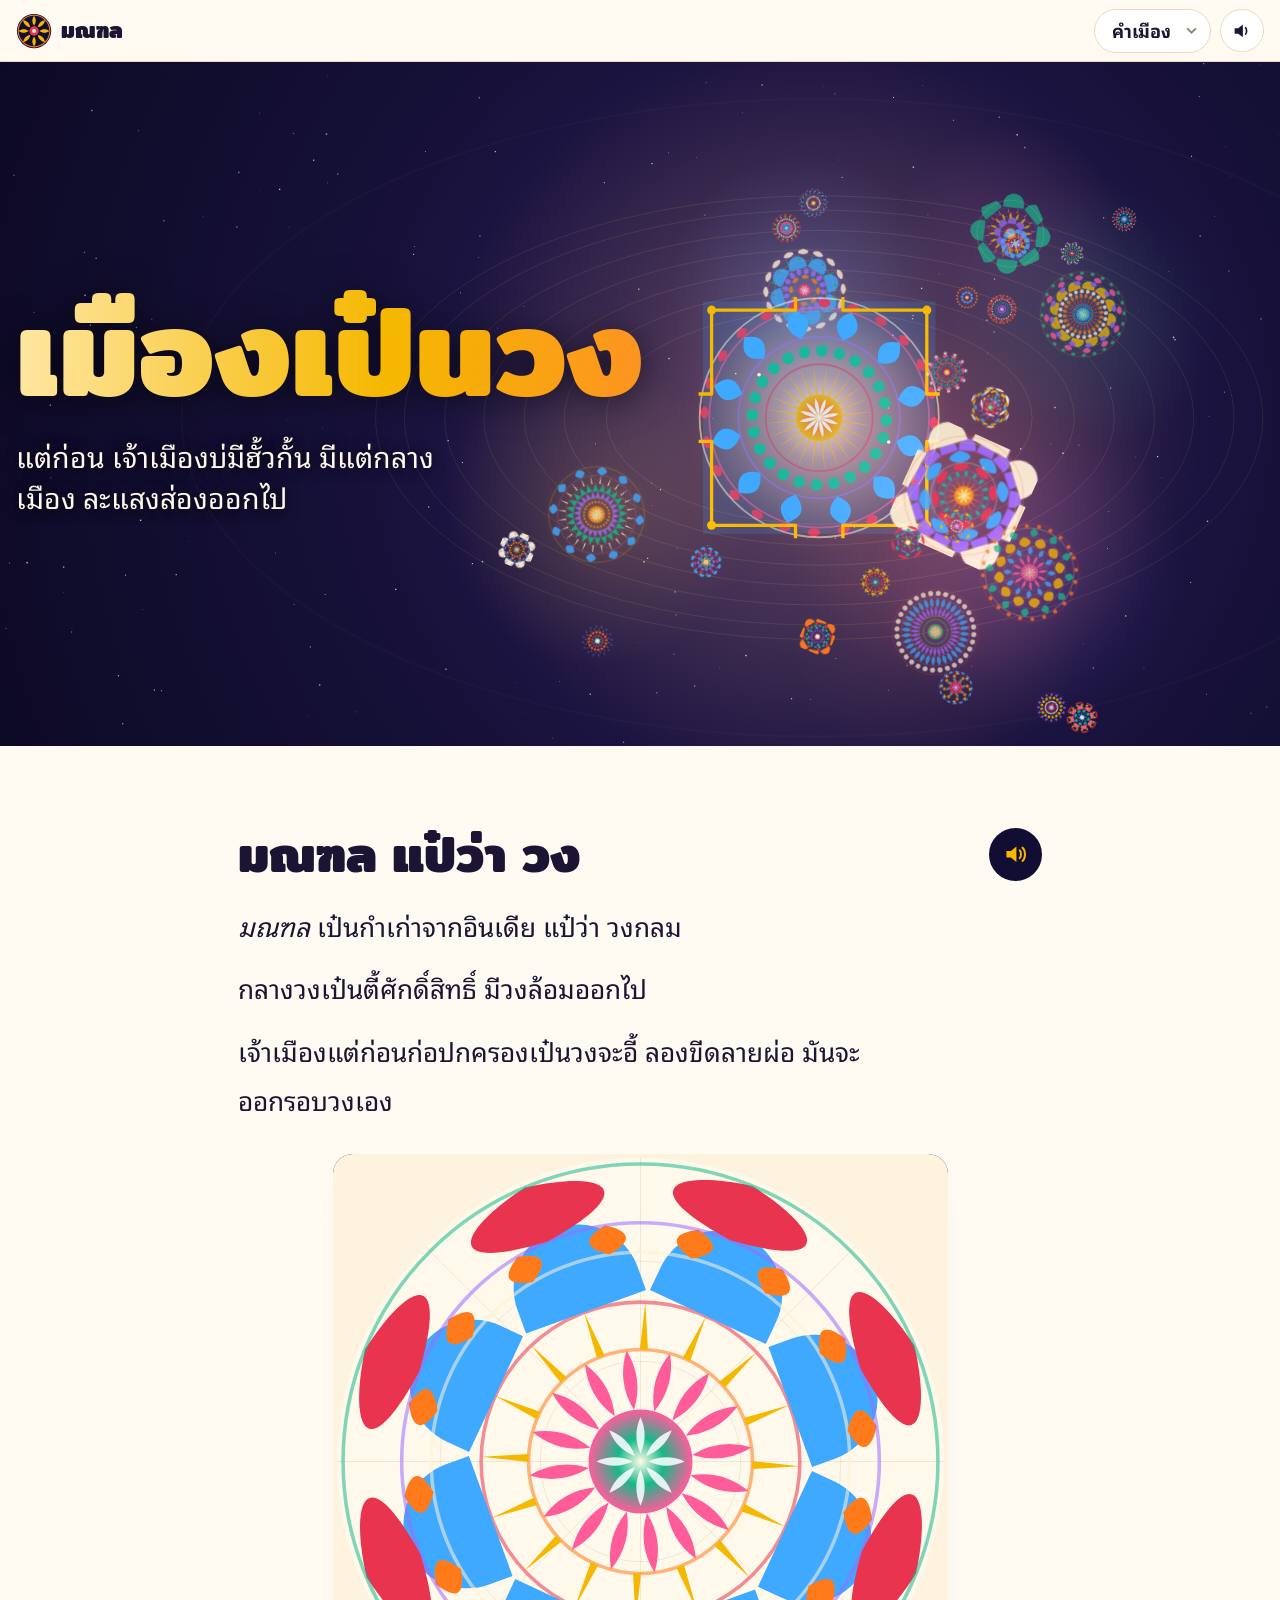
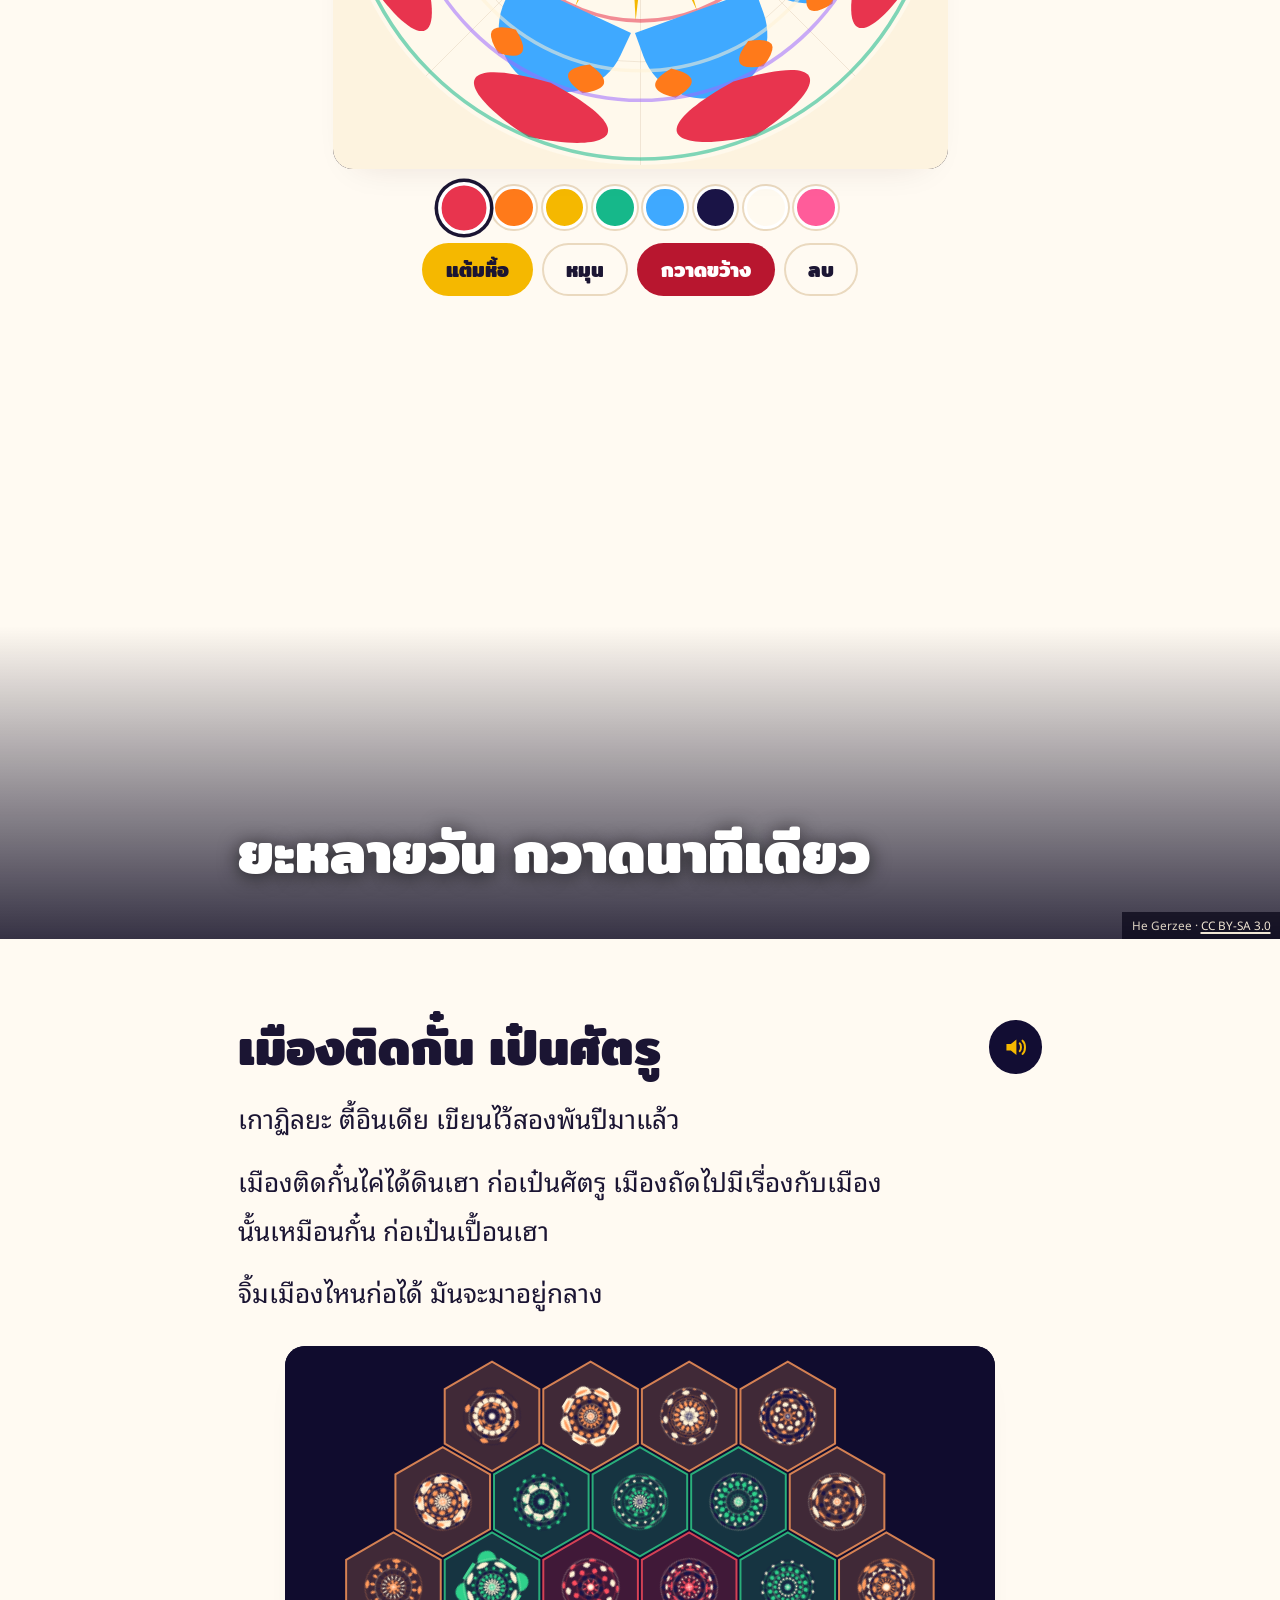
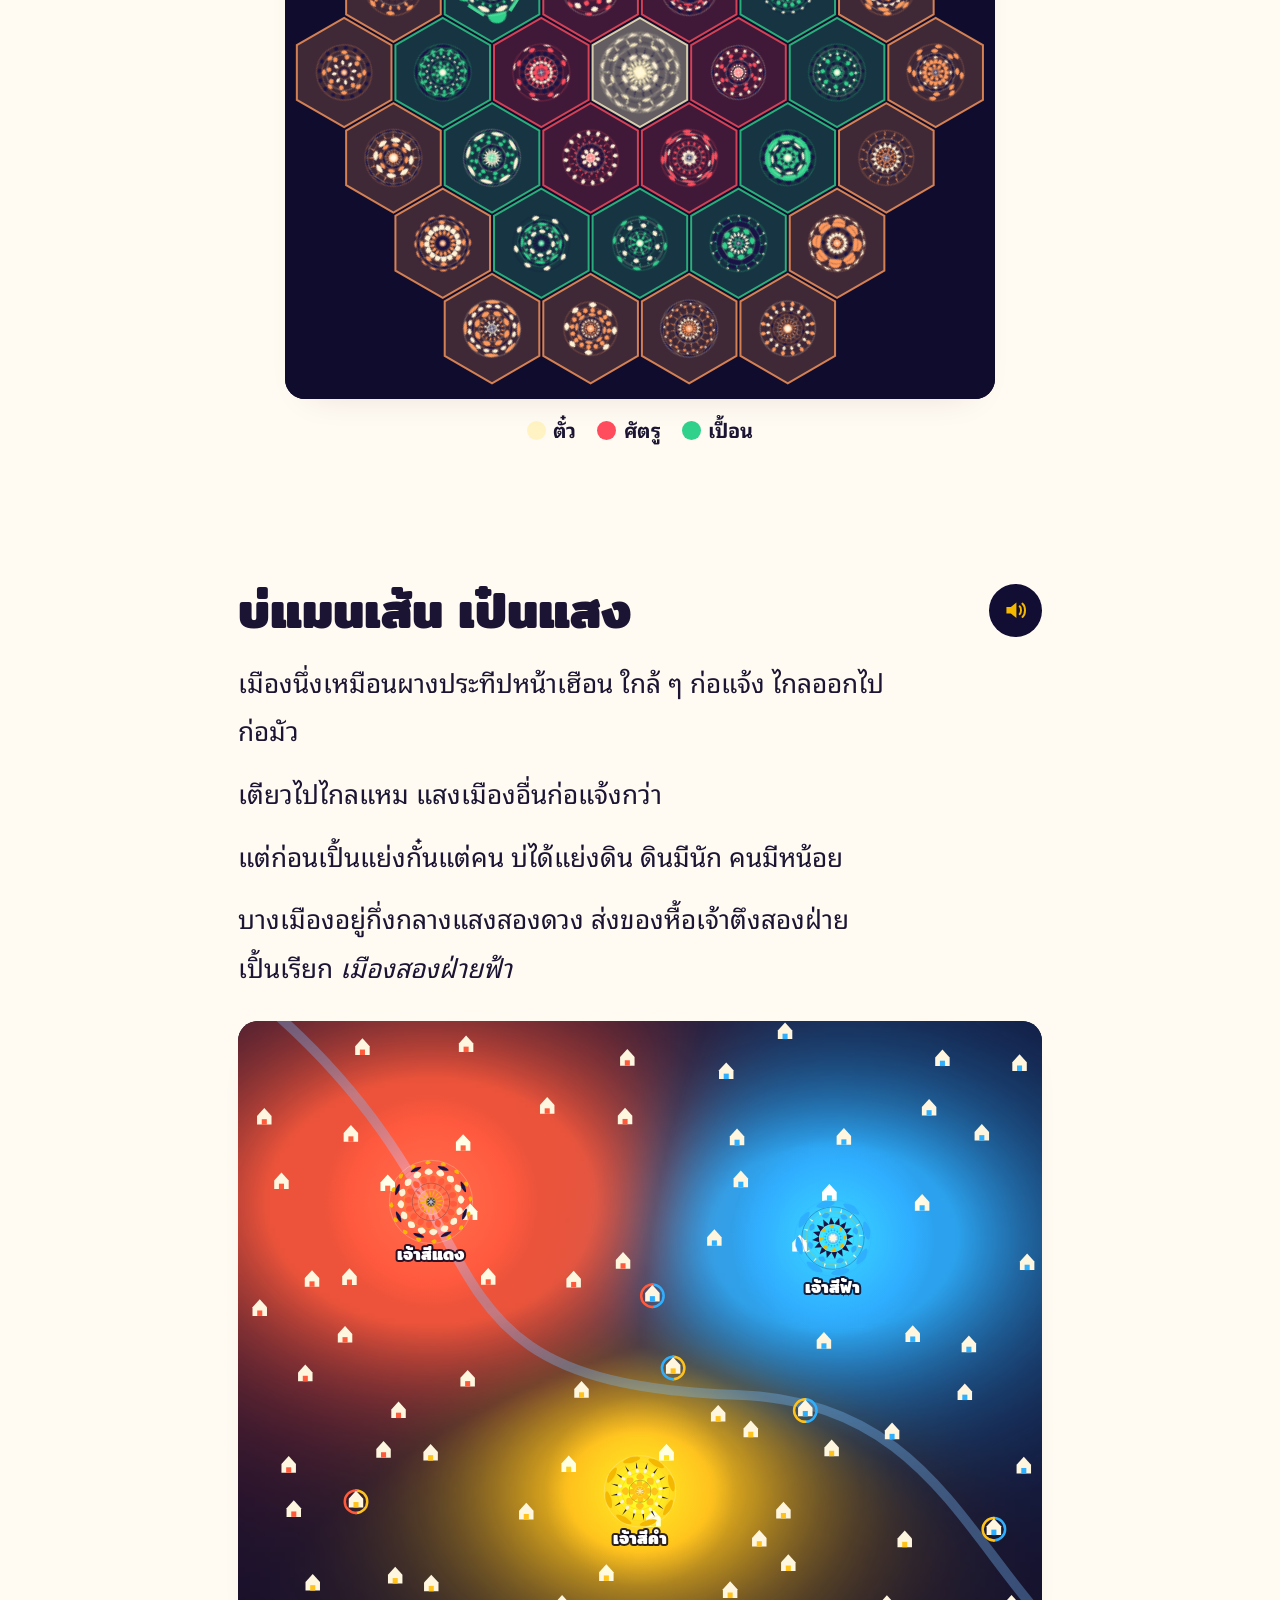
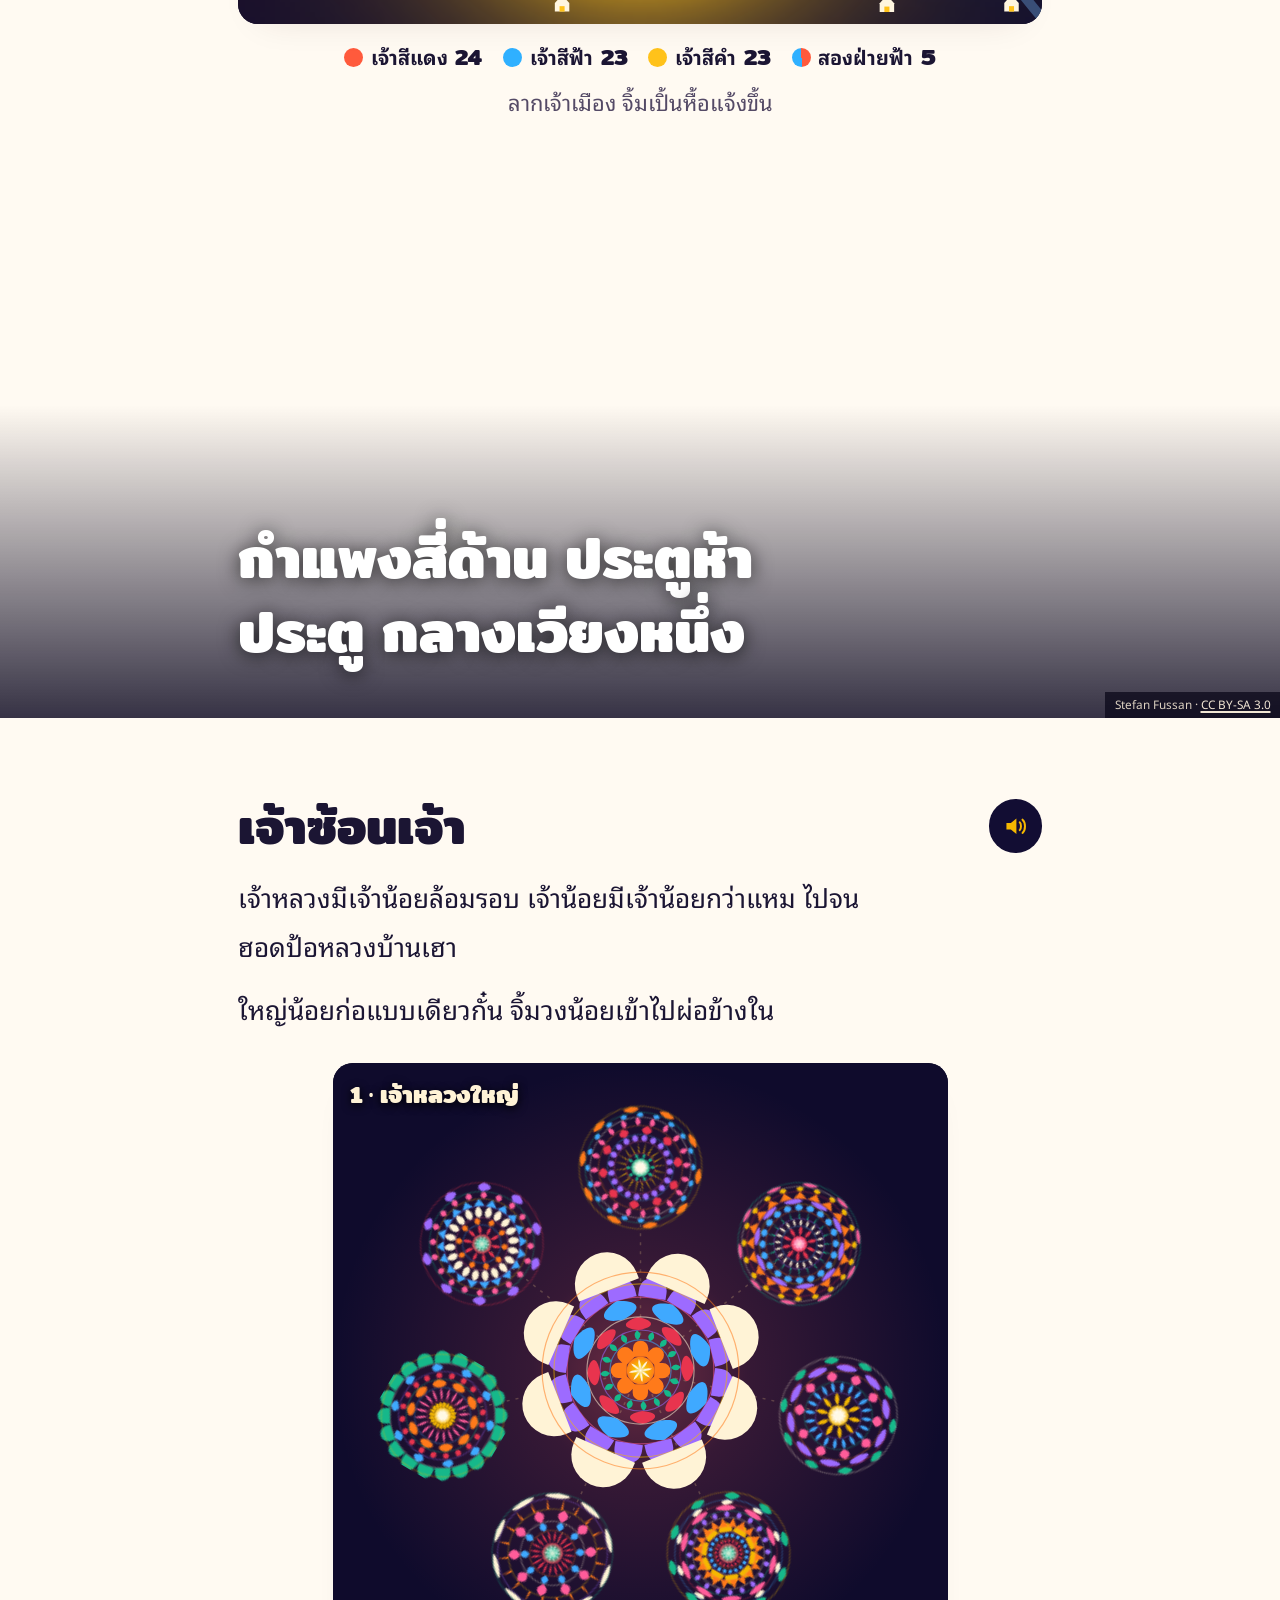
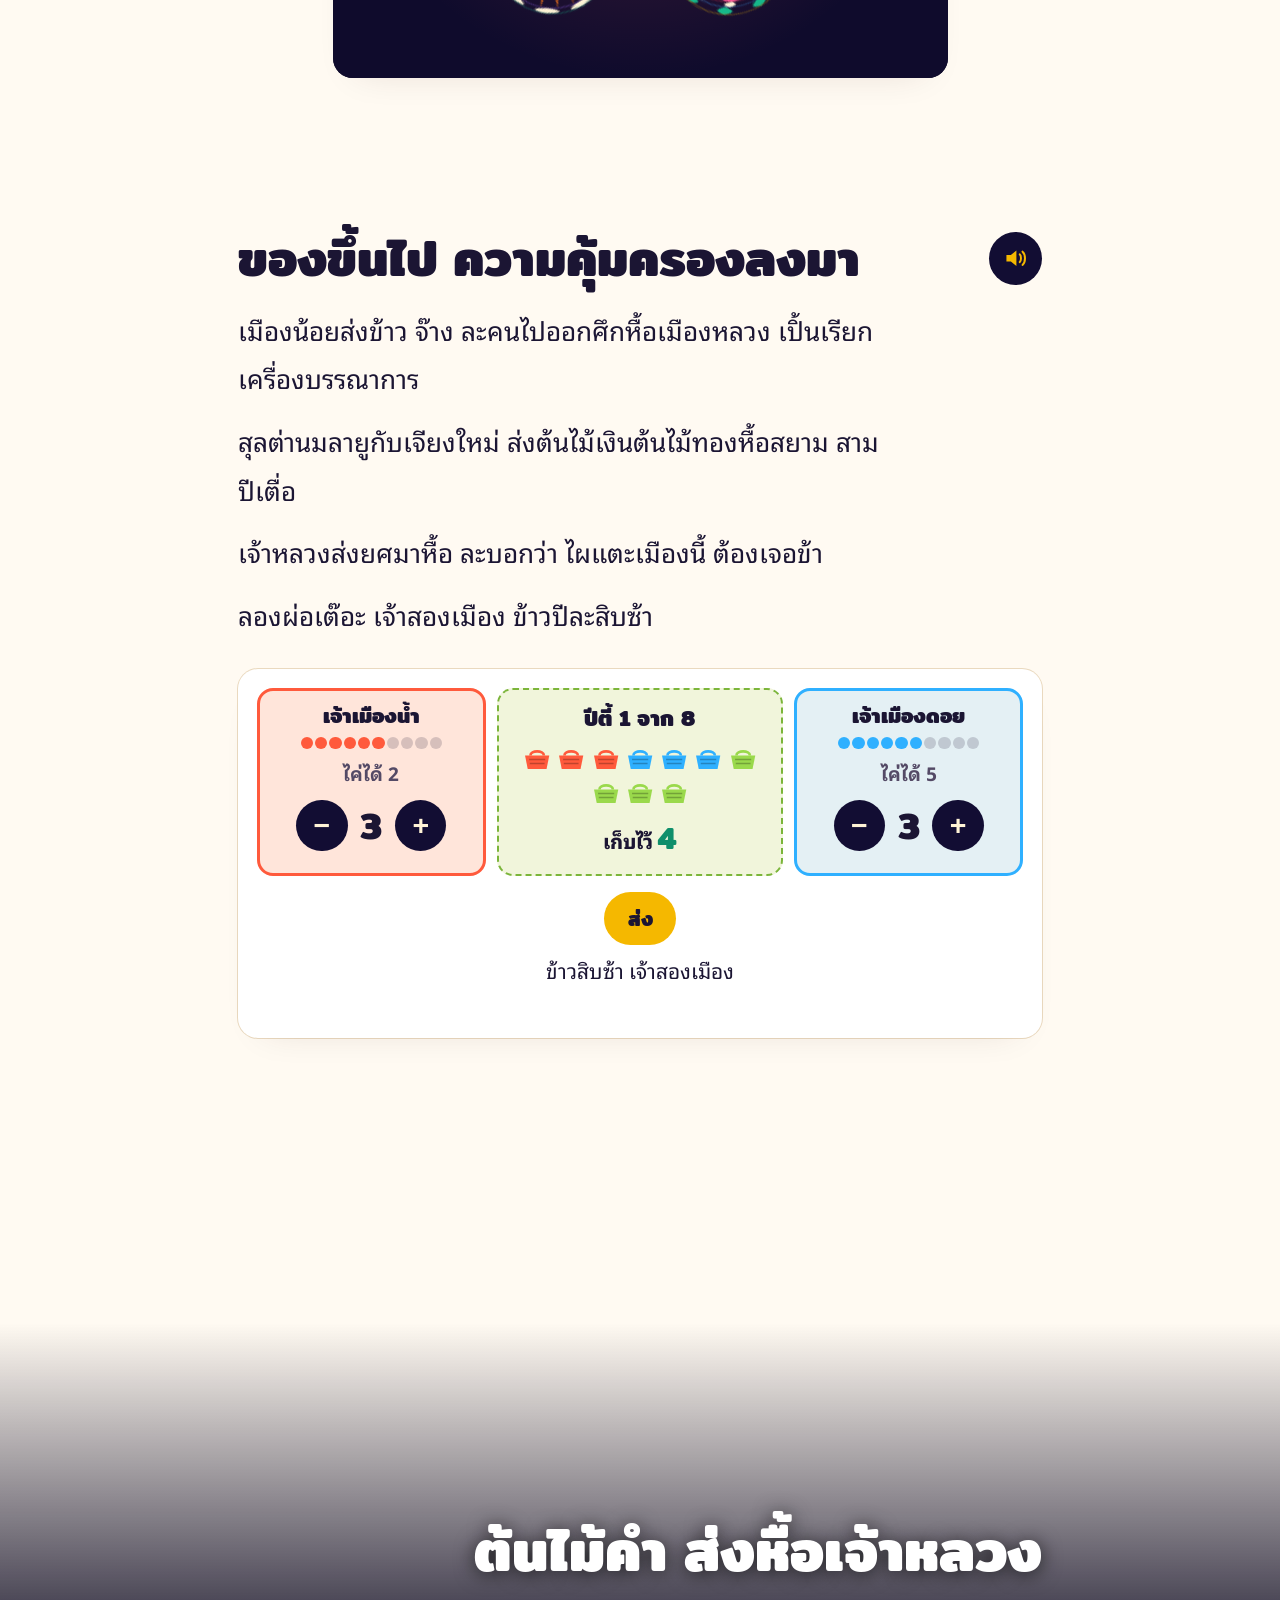
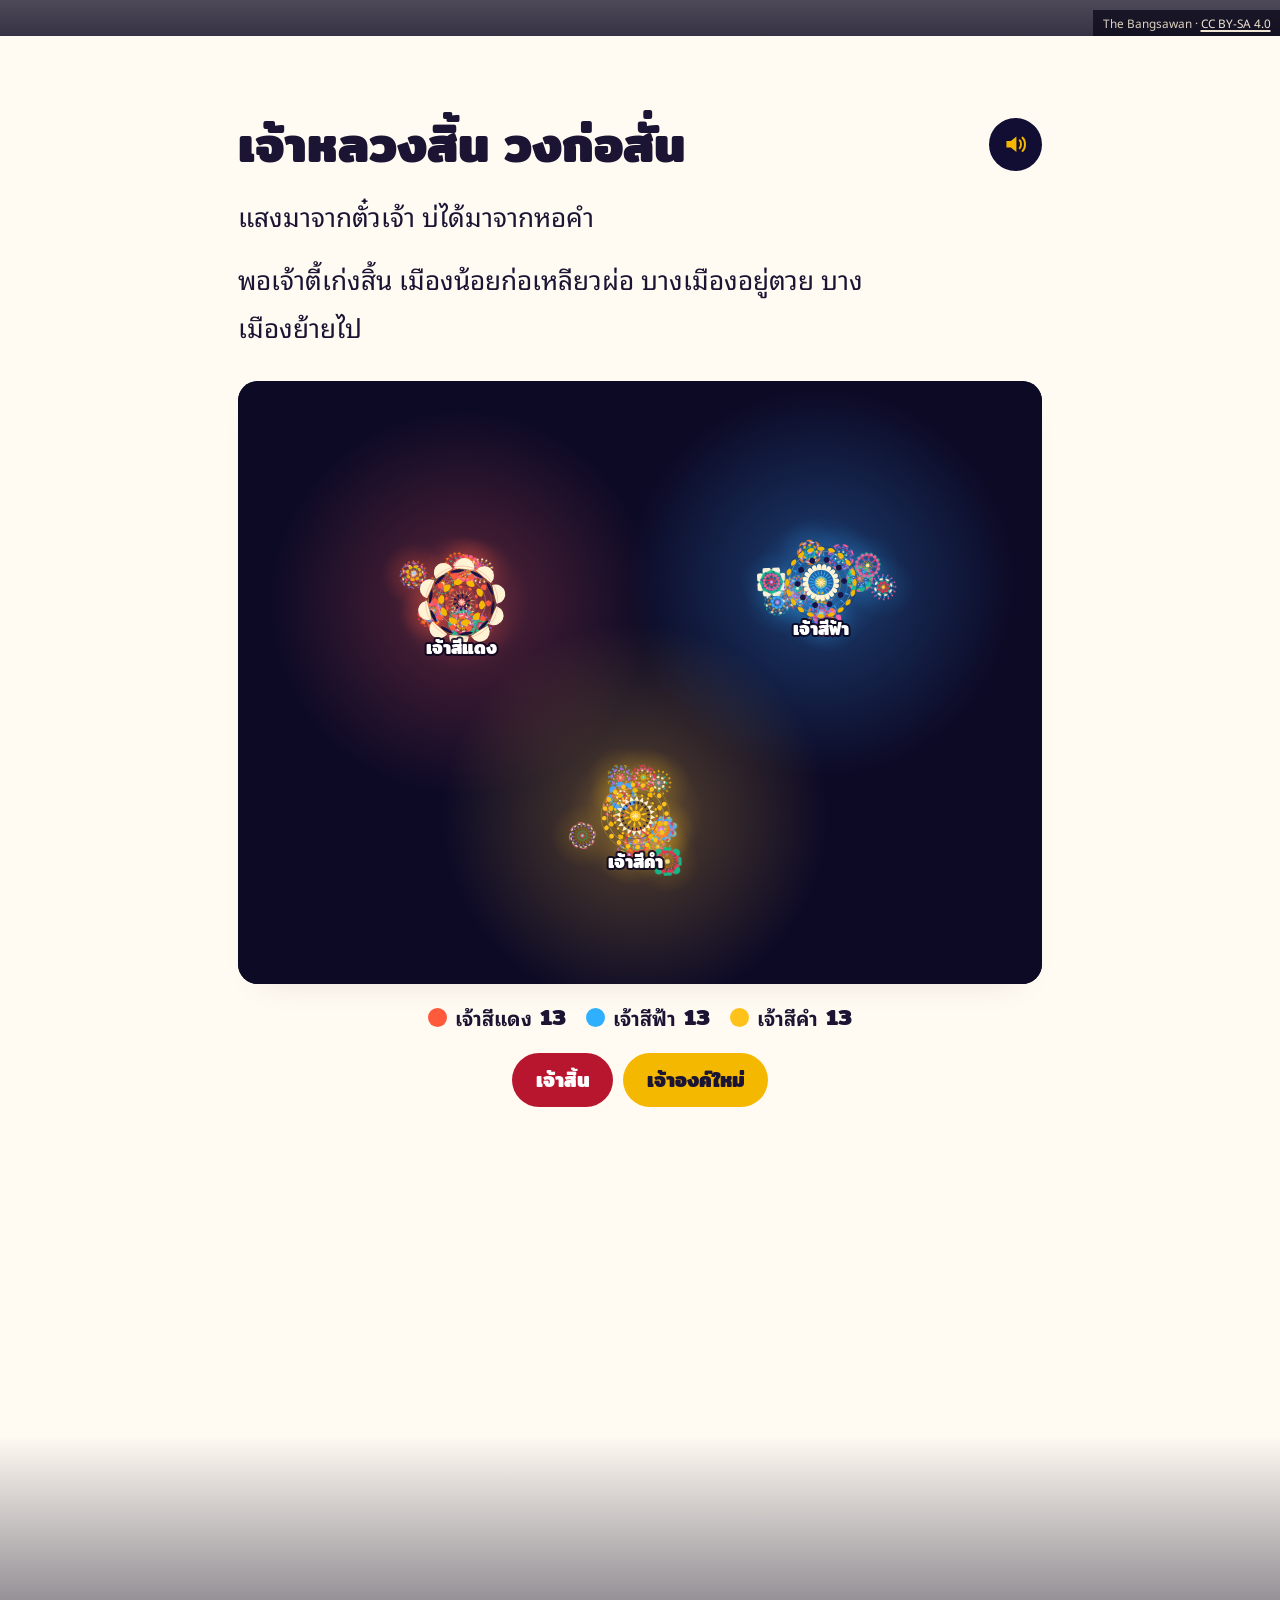
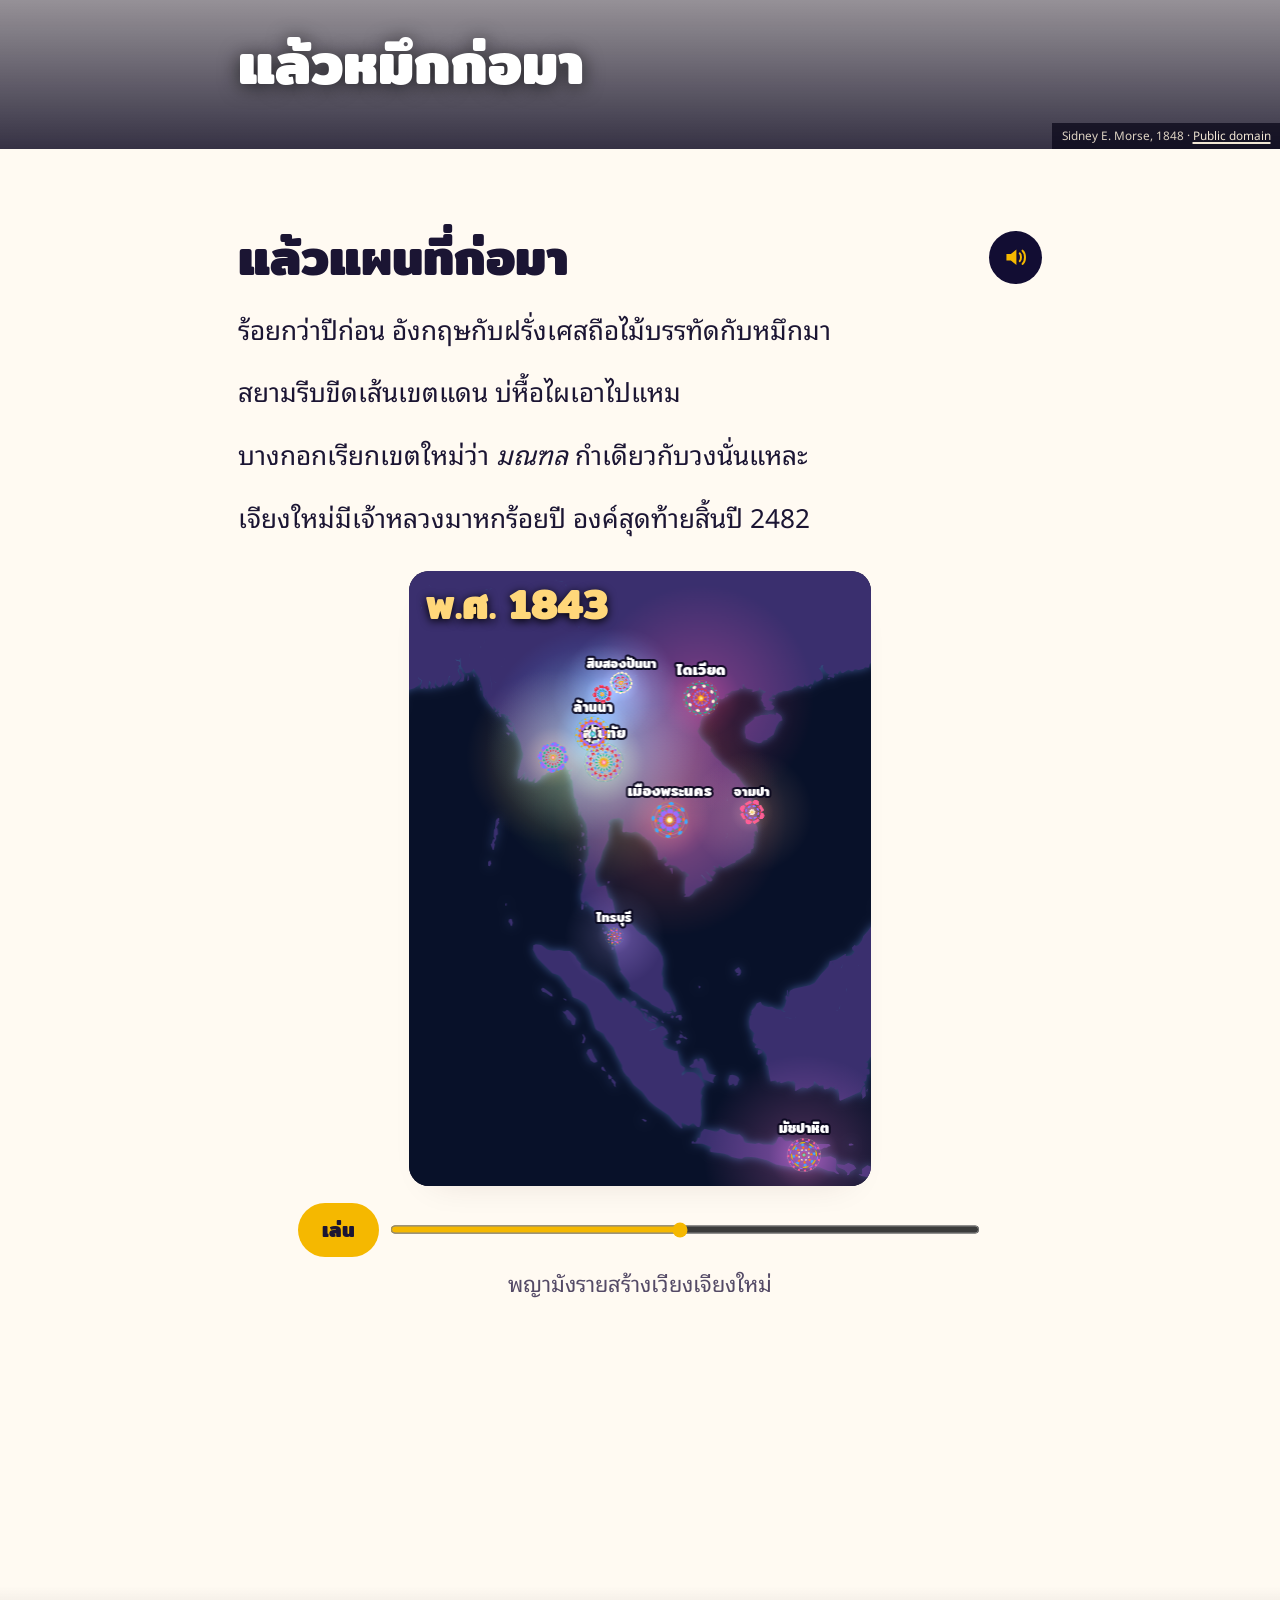
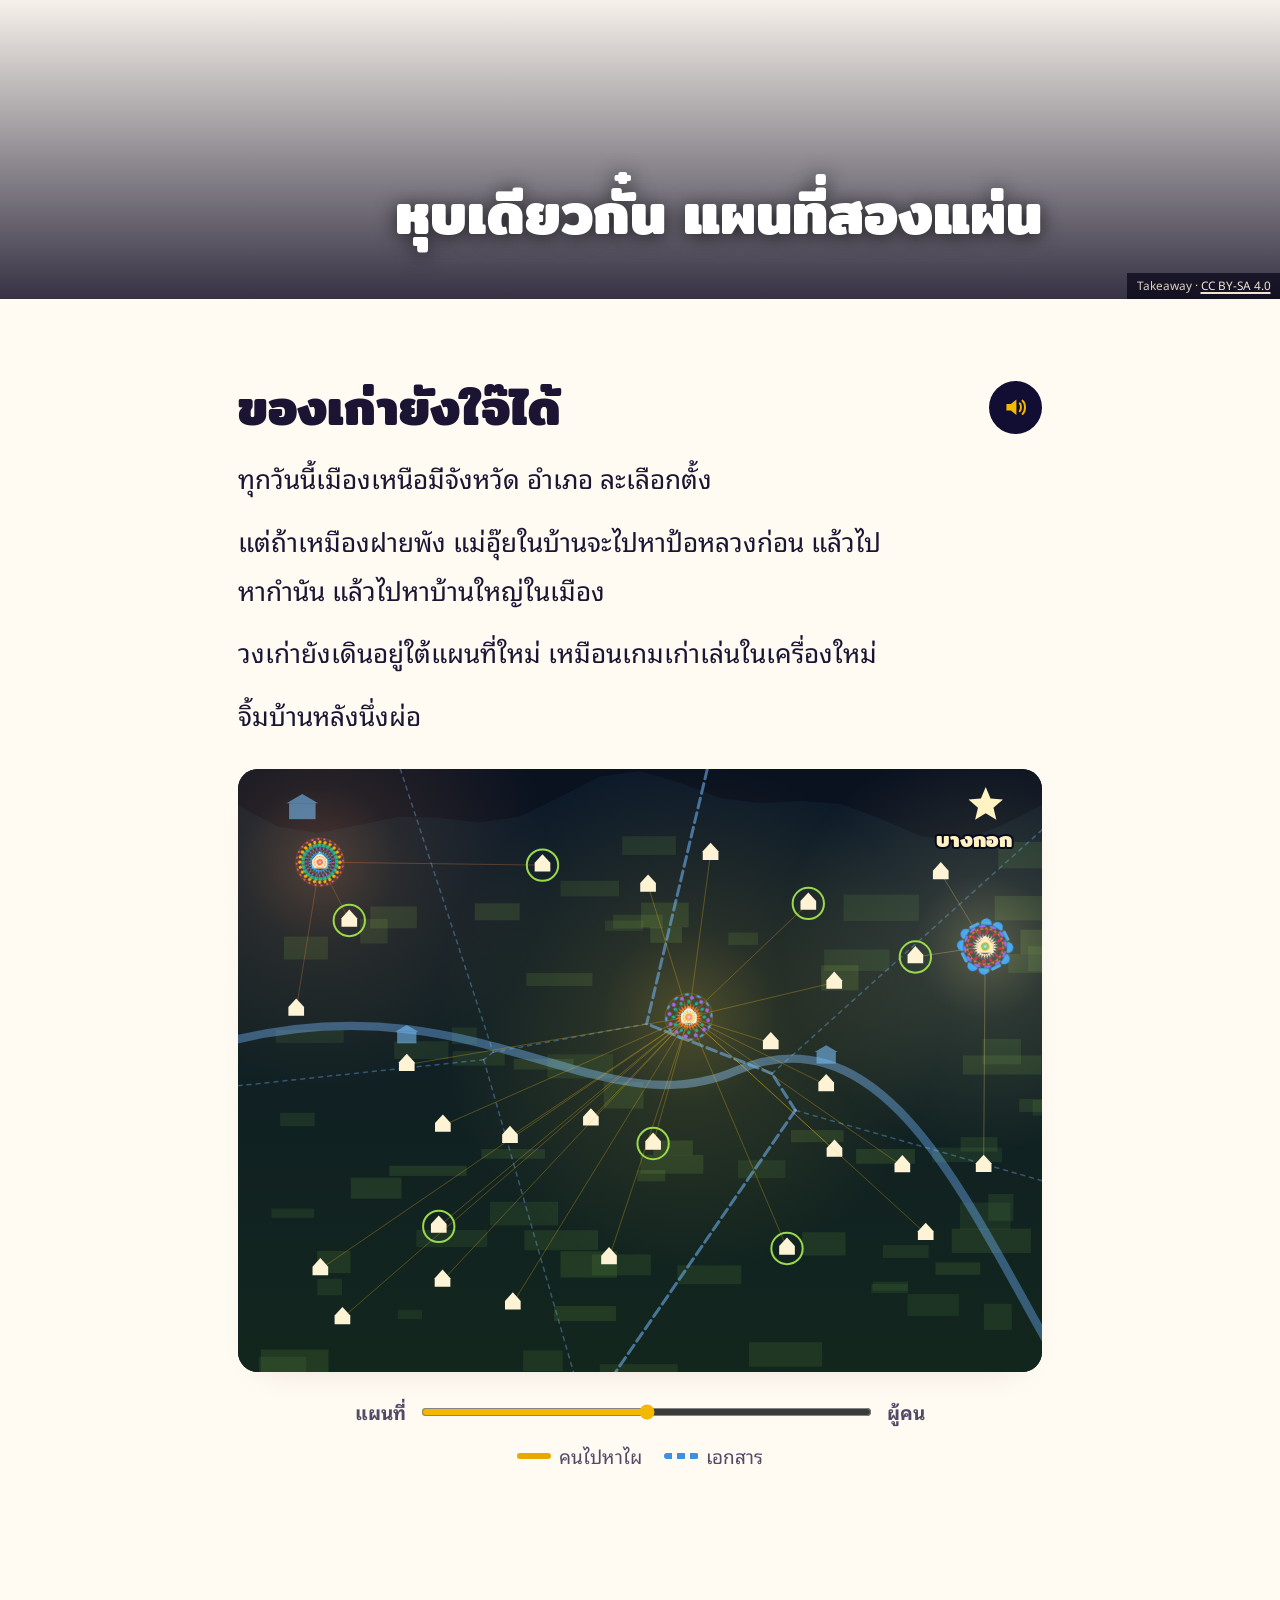
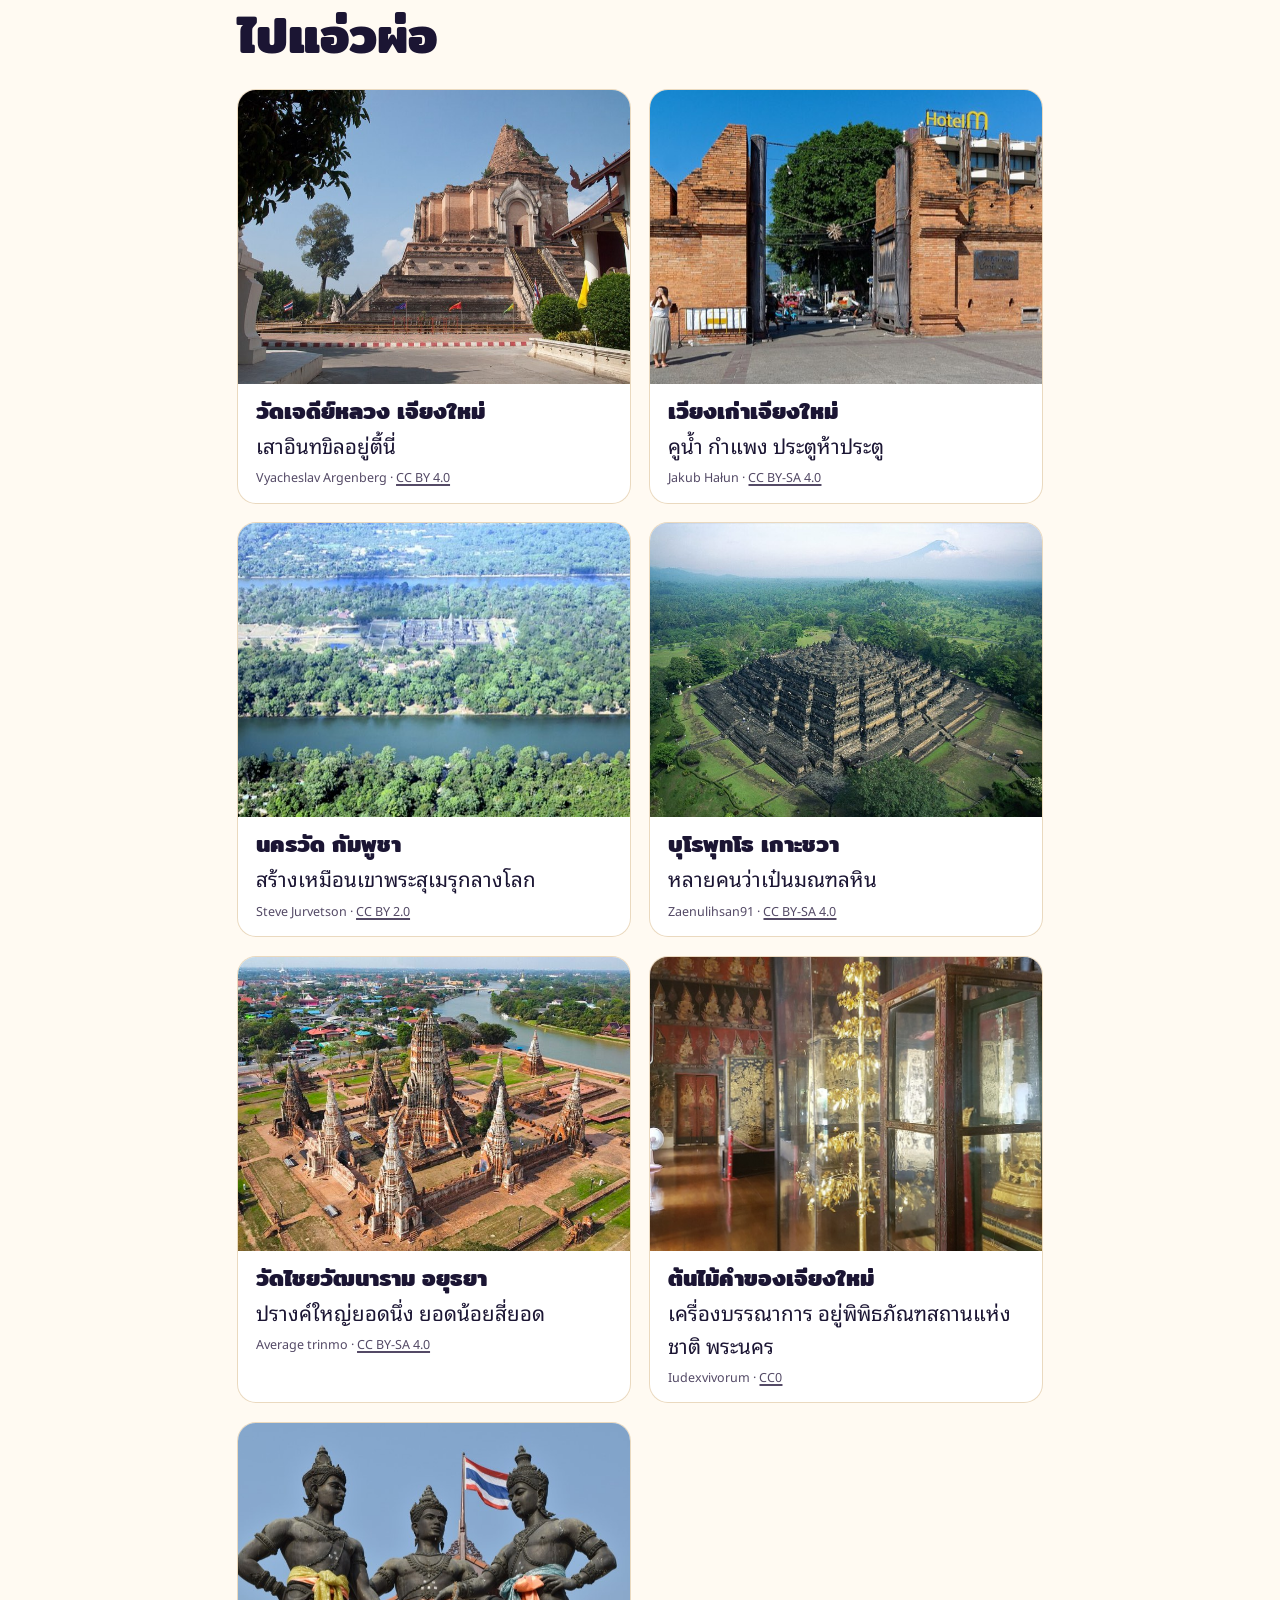
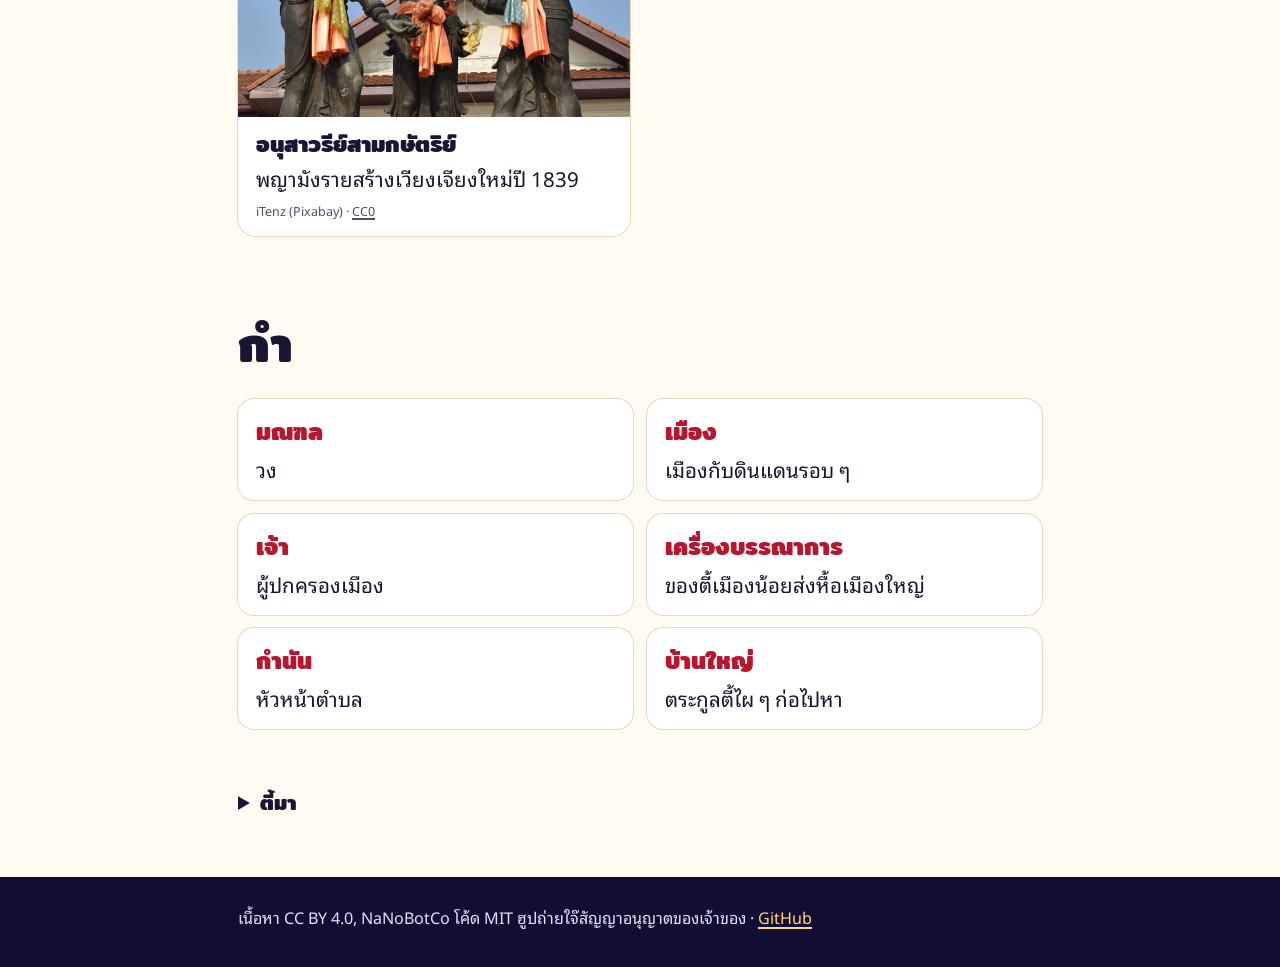
<file: docs/lanna/index.html>
<!doctype html>
<html lang="th"><head><meta charset="utf-8"><meta name="viewport" content="width=device-width,initial-scale=1,viewport-fit=cover">
<title>เมืองเป๋นวง</title>
<meta name="description" content="แต่ก่อน เจ้าเมืองบ่มีฮั้วกั้น มีแต่แสงส่องออกจากกลางเมือง ละเมืองเหนือทุกวันนี้ก่อยังเป๋นจะอั้นอยู่หน้อย ๆ">
<link rel="canonical" href="https://nanobotco.github.io/mandala/lanna/"><link rel="alternate" hreflang="en-US" href="https://nanobotco.github.io/mandala/"><link rel="alternate" hreflang="en-AU" href="https://nanobotco.github.io/mandala/bogan/"><link rel="alternate" hreflang="th" href="https://nanobotco.github.io/mandala/lanna/"><link rel="alternate" hreflang="mr" href="https://nanobotco.github.io/mandala/marathi/">
<meta property="og:type" content="website"><meta property="og:url" content="https://nanobotco.github.io/mandala/lanna/"><meta property="og:title" content="เมืองเป๋นวง"><meta property="og:description" content="แต่ก่อน เจ้าเมืองบ่มีฮั้วกั้น มีแต่แสงส่องออกจากกลางเมือง ละเมืองเหนือทุกวันนี้ก่อยังเป๋นจะอั้นอยู่หน้อย ๆ">
<meta property="og:image" content="https://nanobotco.github.io/mandala/card-lanna.jpg"><meta property="og:image:width" content="1200"><meta property="og:image:height" content="630"><meta property="og:image:alt" content="มณฑลสีคำอยู่กลาง มีมณฑลน้อยล้อมรอบ">
<meta name="twitter:card" content="summary_large_image"><meta name="twitter:image" content="https://nanobotco.github.io/mandala/card-lanna.jpg"><meta name="twitter:title" content="เมืองเป๋นวง"><meta name="twitter:description" content="แต่ก่อน เจ้าเมืองบ่มีฮั้วกั้น มีแต่แสงส่องออกจากกลางเมือง ละเมืองเหนือทุกวันนี้ก่อยังเป๋นจะอั้นอยู่หน้อย ๆ">
<meta name="theme-color" content="#120d33"><link rel="icon" href="../icon.svg" type="image/svg+xml">
<link rel="preconnect" href="https://fonts.googleapis.com"><link rel="preconnect" href="https://fonts.gstatic.com" crossorigin>
<link rel="stylesheet" href="https://fonts.googleapis.com/css2?family=Mitr:wght@400;500;600&family=Noto+Sans+Thai+Looped:wght@400;600;700&display=swap">
<link rel="stylesheet" href="../mandala.css">
<style>:root{--display:"Mitr","Noto Sans Thai Looped",system-ui,sans-serif;--body:"Noto Sans Thai Looped","Leelawadee UI",Thonburi,Tahoma,sans-serif;--canvas-font:"Mitr","Noto Sans Thai Looped",Tahoma,sans-serif}</style>
</head><body>
<a class="skip" href="#circle">ไปตี้เรื่องเลย</a>
<header class="top"><a class="brand" href="#top"><svg viewBox="0 0 40 40" aria-hidden="true"><use href="../icon.svg#m"/></svg><span>มณฑล</span></a>
<div class="tools"><select id="dialect" class="dial" aria-label="ภาษา"><option value="../" data-v="us" lang="en-US">English</option><option value="../bogan/" data-v="bogan" lang="en-AU">Aussie</option><option value="../lanna/" data-v="lanna" lang="th" selected>คำเมือง</option><option value="../marathi/" data-v="marathi" lang="mr">मराठी</option><option value="../genz/" data-v="genz" lang="en-US">Gen Z</option></select><button class="snd" type="button" aria-pressed="true" aria-label="เสียงเปิด"><svg viewBox="0 0 24 24" aria-hidden="true"><path d="M4 9v6h4l5 4V5L8 9H4z" fill="currentColor"/><path class="w" d="M16 8.5c1.5 1 1.5 6 0 7" fill="none" stroke="currentColor" stroke-width="1.8" stroke-linecap="round"/></svg></button></div></header>
<main id="top">
<section class="hero"><canvas id="hero-cv" aria-label="มณฑลใหญ่อยู่กลาง มีมณฑลน้อยหมุนล้อมรอบ จิ้มผ่อได้"></canvas><div class="hin"><h1>เมืองเป๋นวง</h1><p class="lede">แต่ก่อน เจ้าเมืองบ่มีฮั้วกั้น มีแต่กลางเมือง ละแสงส่องออกไป</p></div></section>
<div class="col">
<section id="circle" class="sec"><header class="sh"><h2>มณฑล แป๋ว่า วง</h2><button class="say" type="button" data-for="circle" aria-pressed="false" aria-label="อู้หื้อฟัง"><svg viewBox="0 0 24 24" aria-hidden="true"><path d="M4 9v6h4l5 4V5L8 9H4z" fill="currentColor"/><path d="M16 8.5c1.5 1 1.5 6 0 7M18.5 6c3 2.5 3 9.5 0 12" fill="none" stroke="currentColor" stroke-width="1.8" stroke-linecap="round"/></svg></button></header><div class="talk"><p><i>มณฑล</i> เป๋นกำเก่าจากอินเดีย แป๋ว่า วงกลม</p><p>กลางวงเป๋นตี้ศักดิ์สิทธิ์ มีวงล้อมออกไป</p><p>เจ้าเมืองแต่ก่อนก่อปกครองเป๋นวงจะอี้ ลองขีดลายผ่อ มันจะออกรอบวงเอง</p></div><div class="toy" id="toy-maker"><div class="stage sq"><canvas aria-label="กระดานแต้มฮูป เอานิ้วขีดแล้วลายจะออกรอบวง"></canvas></div><div class="ctl"><div class="swatches" role="group" aria-label="สี"></div><button class="btn gold" data-k="fill" type="button">แต้มหื้อ</button><button class="btn coat" data-k="spin" type="button" aria-pressed="false">หมุน</button><button class="btn" data-k="sweep" type="button">กวาดขว้าง</button><button class="btn ghost" data-k="clear" type="button">ลบ</button></div><p class="out" aria-live="polite"></p></div></section><div class="band"><div class="bgwrap"><img data-src="../img/sand-mandala.jpg" alt="มณฑลทรายสี"></div><div class="in"><p class="bh">ยะหลายวัน กวาดนาทีเดียว</p></div><span class="cred">He Gerzee · <a href="https://commons.wikimedia.org/wiki/File:Mandala_made_at_Prismare_by_Tibetan_monks.JPG">CC BY-SA 3.0</a></span></div><section id="ring" class="sec"><header class="sh"><h2>เมืองติดกั๋น เป๋นศัตรู</h2><button class="say" type="button" data-for="ring" aria-pressed="false" aria-label="อู้หื้อฟัง"><svg viewBox="0 0 24 24" aria-hidden="true"><path d="M4 9v6h4l5 4V5L8 9H4z" fill="currentColor"/><path d="M16 8.5c1.5 1 1.5 6 0 7M18.5 6c3 2.5 3 9.5 0 12" fill="none" stroke="currentColor" stroke-width="1.8" stroke-linecap="round"/></svg></button></header><div class="talk"><p>เกาฏิลยะ ตี้อินเดีย เขียนไว้สองพันปีมาแล้ว</p><p>เมืองติดกั๋นไค่ได้ดินเฮา ก่อเป๋นศัตรู เมืองถัดไปมีเรื่องกับเมืองนั้นเหมือนกั๋น ก่อเป๋นเปื้อนเฮา</p><p>จิ้มเมืองไหนก่อได้ มันจะมาอยู่กลาง</p></div><div class="toy" id="toy-rings"><div class="stage hexs"><canvas aria-label="เมืองเป๋นช่องรังผึ้ง สีบอกว่าเป๋นศัตรูหรือเปื้อน"></canvas></div><div class="legend"></div><p class="out" aria-live="polite"></p></div></section><section id="light" class="sec"><header class="sh"><h2>บ่แมนเส้น เป๋นแสง</h2><button class="say" type="button" data-for="light" aria-pressed="false" aria-label="อู้หื้อฟัง"><svg viewBox="0 0 24 24" aria-hidden="true"><path d="M4 9v6h4l5 4V5L8 9H4z" fill="currentColor"/><path d="M16 8.5c1.5 1 1.5 6 0 7M18.5 6c3 2.5 3 9.5 0 12" fill="none" stroke="currentColor" stroke-width="1.8" stroke-linecap="round"/></svg></button></header><div class="talk"><p>เมืองนึ่งเหมือนผางประทีปหน้าเฮือน ใกล้ ๆ ก่อแจ้ง ไกลออกไปก่อมัว</p><p>เตียวไปไกลแหม แสงเมืองอื่นก่อแจ้งกว่า</p><p>แต่ก่อนเปิ้นแย่งกั๋นแต่คน บ่ได้แย่งดิน ดินมีนัก คนมีหน้อย</p><p>บางเมืองอยู่กึ่งกลางแสงสองดวง ส่งของหื้อเจ้าตึงสองฝ่าย เปิ้นเรียก <i>เมืองสองฝ่ายฟ้า</i></p></div><div class="toy" id="toy-lights"><div class="stage wide"><canvas aria-label="เจ้าเมืองสามองค์กับหมู่บ้าน ลากเจ้าเมืองได้"></canvas></div><div class="tally" aria-live="polite"></div><p class="out" aria-live="polite">ลากเจ้าเมือง จิ้มเปิ้นหื้อแจ้งขึ้น</p></div></section><div class="band"><div class="bgwrap"><img data-src="../img/chiang-mai-moat.jpg" alt="คูเมืองเชียงใหม่"></div><div class="in"><p class="bh">กำแพงสี่ด้าน ประตูห้าประตู กลางเวียงหนึ่ง</p></div><span class="cred">Stefan Fussan · <a href="https://commons.wikimedia.org/wiki/File:Chiang_Mai_-_Chiang_Mai_Moat_-_0005.jpg">CC BY-SA 3.0</a></span></div><section id="dolls" class="sec"><header class="sh"><h2>เจ้าซ้อนเจ้า</h2><button class="say" type="button" data-for="dolls" aria-pressed="false" aria-label="อู้หื้อฟัง"><svg viewBox="0 0 24 24" aria-hidden="true"><path d="M4 9v6h4l5 4V5L8 9H4z" fill="currentColor"/><path d="M16 8.5c1.5 1 1.5 6 0 7M18.5 6c3 2.5 3 9.5 0 12" fill="none" stroke="currentColor" stroke-width="1.8" stroke-linecap="round"/></svg></button></header><div class="talk"><p>เจ้าหลวงมีเจ้าน้อยล้อมรอบ เจ้าน้อยมีเจ้าน้อยกว่าแหม ไปจนฮอดป้อหลวงบ้านเฮา</p><p>ใหญ่น้อยก่อแบบเดียวกั๋น จิ้มวงน้อยเข้าไปผ่อข้างใน</p></div><div class="toy" id="toy-dolls"><div class="stage sq"><canvas aria-label="เมืองซ้อนเมือง จิ้มวงน้อยเข้าไปข้างใน"></canvas><span class="lv"></span></div><div class="ctl"><button class="btn ghost" data-k="back" type="button" hidden>ออกมา</button></div><p class="out" aria-live="polite"></p></div></section><section id="gifts" class="sec"><header class="sh"><h2>ของขึ้นไป ความคุ้มครองลงมา</h2><button class="say" type="button" data-for="gifts" aria-pressed="false" aria-label="อู้หื้อฟัง"><svg viewBox="0 0 24 24" aria-hidden="true"><path d="M4 9v6h4l5 4V5L8 9H4z" fill="currentColor"/><path d="M16 8.5c1.5 1 1.5 6 0 7M18.5 6c3 2.5 3 9.5 0 12" fill="none" stroke="currentColor" stroke-width="1.8" stroke-linecap="round"/></svg></button></header><div class="talk"><p>เมืองน้อยส่งข้าว จ๊าง ละคนไปออกศึกหื้อเมืองหลวง เปิ้นเรียกเครื่องบรรณาการ</p><p>สุลต่านมลายูกับเจียงใหม่ ส่งต้นไม้เงินต้นไม้ทองหื้อสยาม สามปีเตื่อ</p><p>เจ้าหลวงส่งยศมาหื้อ ละบอกว่า ไผแตะเมืองนี้ ต้องเจอข้า</p><p>ลองผ่อเต๊อะ เจ้าสองเมือง ข้าวปีละสิบซ้า</p></div><div class="toy game" id="toy-game"><div class="gboard"><div class="king" data-i="0" style="--c:#ff5a3c"><div class="kname">เจ้าเมืองน้ำ</div><div class="meter" role="img"></div><div class="want"></div><div class="give"><button class="step" type="button" data-i="0" data-d="-1" aria-label="หน้อยลง">−</button><span class="giv"><b>3</b></span><button class="step" type="button" data-i="0" data-d="1" aria-label="นักขึ้น">+</button></div></div><div class="town"><div class="year"></div><div class="baskets"></div><div class="keep">เก็บไว้ <b></b></div><div class="titles"></div></div><div class="king" data-i="1" style="--c:#2fb0ff"><div class="kname">เจ้าเมืองดอย</div><div class="meter" role="img"></div><div class="want"></div><div class="give"><button class="step" type="button" data-i="1" data-d="-1" aria-label="หน้อยลง">−</button><span class="giv"><b>3</b></span><button class="step" type="button" data-i="1" data-d="1" aria-label="นักขึ้น">+</button></div></div></div><div class="gctl"><button class="btn gold" data-k="send" type="button">ส่ง</button><button class="btn gold" data-k="again" type="button" hidden>แหม</button></div><div class="log" aria-live="polite"></div></div></section><div class="band right"><div class="bgwrap"><img data-src="../img/bunga-mas.jpg" alt="ต้นไม้ทองต้นเล็ก ส่งเป็นเครื่องบรรณาการ" style="object-position:50% 40%"></div><div class="in"><p class="bh">ต้นไม้คำ ส่งหื้อเจ้าหลวง</p></div><span class="cred">The Bangsawan · <a href="https://commons.wikimedia.org/wiki/File:Bunga_Mas_(Muzium_Negara).jpg">CC BY-SA 4.0</a></span></div><section id="wobble" class="sec"><header class="sh"><h2>เจ้าหลวงสิ้น วงก่อสั่น</h2><button class="say" type="button" data-for="wobble" aria-pressed="false" aria-label="อู้หื้อฟัง"><svg viewBox="0 0 24 24" aria-hidden="true"><path d="M4 9v6h4l5 4V5L8 9H4z" fill="currentColor"/><path d="M16 8.5c1.5 1 1.5 6 0 7M18.5 6c3 2.5 3 9.5 0 12" fill="none" stroke="currentColor" stroke-width="1.8" stroke-linecap="round"/></svg></button></header><div class="talk"><p>แสงมาจากตั๋วเจ้า บ่ได้มาจากหอคำ</p><p>พอเจ้าตี้เก่งสิ้น เมืองน้อยก่อเหลียวผ่อ บางเมืองอยู่ตวย บางเมืองย้ายไป</p></div><div class="toy" id="toy-orbits"><div class="stage wide"><canvas aria-label="เจ้าเมืองสามองค์ มีเมืองน้อยหมุนรอบ"></canvas></div><div class="tally" aria-live="polite"></div><div class="ctl"><button class="btn" data-k="die" type="button">เจ้าสิ้น</button><button class="btn gold" data-k="rise" type="button">เจ้าองค์ใหม่</button></div><p class="out" aria-live="polite"></p></div></section><div class="band"><div class="bgwrap"><img data-src="../img/siam-1848.jpg" alt="แผนที่สยามเก่า"></div><div class="in"><p class="bh">แล้วหมึกก่อมา</p></div><span class="cred">Sidney E. Morse, 1848 · <a href="https://commons.wikimedia.org/wiki/File:Map_of_Siam_(Thailand)_1848_by_Sidney_Morse.jpg">Public domain</a></span></div><section id="maps" class="sec"><header class="sh"><h2>แล้วแผนที่ก่อมา</h2><button class="say" type="button" data-for="maps" aria-pressed="false" aria-label="อู้หื้อฟัง"><svg viewBox="0 0 24 24" aria-hidden="true"><path d="M4 9v6h4l5 4V5L8 9H4z" fill="currentColor"/><path d="M16 8.5c1.5 1 1.5 6 0 7M18.5 6c3 2.5 3 9.5 0 12" fill="none" stroke="currentColor" stroke-width="1.8" stroke-linecap="round"/></svg></button></header><div class="talk"><p>ร้อยกว่าปีก่อน อังกฤษกับฝรั่งเศสถือไม้บรรทัดกับหมึกมา</p><p>สยามรีบขีดเส้นเขตแดน บ่หื้อไผเอาไปแหม</p><p>บางกอกเรียกเขตใหม่ว่า <i>มณฑล</i> กำเดียวกับวงนั่นแหละ</p><p>เจียงใหม่มีเจ้าหลวงมาหกร้อยปี องค์สุดท้ายสิ้นปี 2482</p></div><div class="toy" id="toy-years"><div class="stage tall"><canvas aria-label="แผนที่อุษาคเนย์ เมืองต่าง ๆ เป๋นแสง"></canvas><span class="yr">1843</span></div><div class="ctl yrs"><button class="btn gold" data-k="play" type="button" aria-pressed="false">เล่น</button><input type="range" min="600" max="2026" value="1300" aria-label="ปี"></div><p class="out" aria-live="polite"></p></div></section><div class="band right"><div class="bgwrap"><img data-src="../img/mae-wang-rice.jpg" alt="นาข้าวในภาคเหนือ"></div><div class="in"><p class="bh">หุบเดียวกั๋น แผนที่สองแผ่น</p></div><span class="cred">Takeaway · <a href="https://commons.wikimedia.org/wiki/File:Rice_farmers_Mae_Wang_Chiang_Mai_Province.jpg">CC BY-SA 4.0</a></span></div><section id="today" class="sec"><header class="sh"><h2>ของเก่ายังใจ๊ได้</h2><button class="say" type="button" data-for="today" aria-pressed="false" aria-label="อู้หื้อฟัง"><svg viewBox="0 0 24 24" aria-hidden="true"><path d="M4 9v6h4l5 4V5L8 9H4z" fill="currentColor"/><path d="M16 8.5c1.5 1 1.5 6 0 7M18.5 6c3 2.5 3 9.5 0 12" fill="none" stroke="currentColor" stroke-width="1.8" stroke-linecap="round"/></svg></button></header><div class="talk"><p>ทุกวันนี้เมืองเหนือมีจังหวัด อำเภอ ละเลือกตั้ง</p><p>แต่ถ้าเหมืองฝายพัง แม่อุ๊ยในบ้านจะไปหาป้อหลวงก่อน แล้วไปหากำนัน แล้วไปหาบ้านใหญ่ในเมือง</p><p>วงเก่ายังเดินอยู่ใต้แผนที่ใหม่ เหมือนเกมเก่าเล่นในเครื่องใหม่</p><p>จิ้มบ้านหลังนึ่งผ่อ</p></div><div class="toy" id="toy-overlay"><div class="stage wide"><canvas aria-label="หุบเดียวกั๋นแต้มสองแบบ"></canvas></div><label class="rng mixr"><span>แผนที่</span><input type="range" min="0" max="100" value="50" aria-label="แผนที่ / ผู้คน"><span>ผู้คน</span></label><p class="key"><span><i class="g"></i>คนไปหาไผ</span><span><i class="b"></i>เอกสาร</span></p><p class="out" aria-live="polite"></p></div></section>
<section id="visit" class="sec"><header class="sh"><h2>ไปแอ่วผ่อ</h2></header><div class="cards"><figure class="card"><div class="ph"><img data-src="../img/wat-chedi-luang.jpg" alt="พระธาตุเจดีย์หลวง" width="800" height="600"></div><figcaption><b>วัดเจดีย์หลวง เจียงใหม่</b><span>เสาอินทขิลอยู่ตี้นี่</span><small>Vyacheslav Argenberg · <a href="https://commons.wikimedia.org/wiki/File:Wat_Chedi_Luang,_Stupa,_Chiang_Mai,_Thailand.jpg">CC BY 4.0</a></small></figcaption></figure><figure class="card"><div class="ph"><img data-src="../img/tha-phae-gate.jpg" alt="ประตูท่าแพ เชียงใหม่" width="800" height="600"></div><figcaption><b>เวียงเก่าเจียงใหม่</b><span>คูน้ำ กำแพง ประตูห้าประตู</span><small>Jakub Hałun · <a href="https://commons.wikimedia.org/wiki/File:20171105_Tha_Phae_Gate_Chiang_Mai_9784_DxO.jpg">CC BY-SA 4.0</a></small></figcaption></figure><figure class="card"><div class="ph"><img data-src="../img/angkor-wat-air.jpg" alt="นครวัดมองจากด้านบน" width="800" height="600"></div><figcaption><b>นครวัด กัมพูชา</b><span>สร้างเหมือนเขาพระสุเมรุกลางโลก</span><small>Steve Jurvetson · <a href="https://commons.wikimedia.org/wiki/File:Angkor_Wat_aerial_view.jpg">CC BY 2.0</a></small></figcaption></figure><figure class="card"><div class="ph"><img data-src="../img/borobudur.jpg" alt="บุโรพุทโธมองจากด้านบน" width="800" height="600"></div><figcaption><b>บุโรพุทโธ เกาะชวา</b><span>หลายคนว่าเป๋นมณฑลหิน</span><small>Zaenulihsan91 · <a href="https://commons.wikimedia.org/wiki/File:Borobudur_Magelang.jpg">CC BY-SA 4.0</a></small></figcaption></figure><figure class="card"><div class="ph"><img data-src="../img/wat-chaiwatthanaram.jpg" alt="วัดไชยวัฒนารามมองจากด้านบน" width="800" height="600"></div><figcaption><b>วัดไชยวัฒนาราม อยุธยา</b><span>ปรางค์ใหญ่ยอดนึ่ง ยอดน้อยสี่ยอด</span><small>Average trinmo · <a href="https://commons.wikimedia.org/wiki/File:Wat_Chaiwatthanaram_by_drone.jpg">CC BY-SA 4.0</a></small></figcaption></figure><figure class="card"><div class="ph"><img data-src="../img/chiang-mai-gold-tree.jpg" alt="ต้นไม้ทองในตู้กระจก" width="800" height="600"></div><figcaption><b>ต้นไม้คำของเจียงใหม่</b><span>เครื่องบรรณาการ อยู่พิพิธภัณฑสถานแห่งชาติ พระนคร</span><small>Iudexvivorum · <a href="https://commons.wikimedia.org/wiki/File:Bangkok_National_Museum_-_2017-04-22_(139).jpg">CC0</a></small></figcaption></figure><figure class="card"><div class="ph"><img data-src="../img/three-kings.jpg" alt="รูปปั้นสามกษัตริย์" width="800" height="600"></div><figcaption><b>อนุสาวรีย์สามกษัตริย์</b><span>พญามังรายสร้างเวียงเจียงใหม่ปี 1839</span><small>iTenz (Pixabay) · <a href="https://commons.wikimedia.org/wiki/File:Three_Kings_Monument_Chiang_Mai.jpg">CC0</a></small></figcaption></figure></div></section>
<section id="words" class="sec"><header class="sh"><h2>กำ</h2></header><dl class="words"><div class="word"><dt>มณฑล</dt><dd>วง</dd></div><div class="word"><dt>เมือง</dt><dd>เมืองกับดินแดนรอบ ๆ</dd></div><div class="word"><dt>เจ้า</dt><dd>ผู้ปกครองเมือง</dd></div><div class="word"><dt>เครื่องบรรณาการ</dt><dd>ของตี้เมืองน้อยส่งหื้อเมืองใหญ่</dd></div><div class="word"><dt>กำนัน</dt><dd>หัวหน้าตำบล</dd></div><div class="word"><dt>บ้านใหญ่</dt><dd>ตระกูลตี้ไผ ๆ ก่อไปหา</dd></div></dl></section>
<details class="src"><summary>ตี้มา</summary><ul><li>Kautilya, <i>Arthashastra</i>, Book 6, the circle of kings (rajamandala), translated by R. Shamasastry (1915): <a href="https://en.wikisource.org/wiki/Arthashastra/Book_VI">Book 6</a>. Dating: Patrick Olivelle, <i>King, Governance, and Law in Ancient India</i> (Oxford, 2013).</li><li>O. W. Wolters, "Ayudhyā and the Rearward Part of the World", <i>Journal of the Royal Asiatic Society</i> (1968), pp. 166–178, and <i>History, Culture, and Region in Southeast Asian Perspectives</i> (ISEAS, 1982; revised 1999). He brought Kautilya's word into Southeast Asian history.</li><li>S. J. Tambiah, <i>World Conqueror and World Renouncer</i> (Cambridge University Press, 1976), chapter 7, The Galactic Polity.</li><li>Sunait Chutintaranond, "Mandala, Segmentary State and Politics of Centralization in Medieval Ayudhya", <i>Journal of the Siam Society</i> 78(1) (1990): <a href="https://thesiamsociety.org/wp-content/uploads/1990/03/JSS_078_1i_SunaitChutintaranond_MandalaSegmentaryStateInMedievalAyudhaya.pdf">PDF</a></li><li>Thongchai Winichakul, <i>Siam Mapped: A History of the Geo-Body of a Nation</i> (University of Hawai'i Press, 1994). Thai edition: กำเนิดสยามจากแผนที่.</li><li>Volker Grabowsky, <i>The Northern Tai Polity of Lan Na</i>, ARI Working Paper 17 (2004): <a href="https://ari.nus.edu.sg/wp-content/uploads/2018/10/wps04_017.pdf">PDF</a></li><li>Apiradee Techasiriwan, <i>Tai Lü Manuscripts from Southern Yunnan and Northern Laos</i> (PhD, Hamburg, 2019), p. 26, a polity with two overlords, เมืองสองฝ่ายฟ้า: <a href="https://ediss.sub.uni-hamburg.de/bitstream/ediss/6013/1/Dissertation.pdf">PDF</a></li><li>รัตนาพร เศรษฐกุล, การเมืองข้ามฝั่งโขง: ความสัมพันธ์ระหว่างน่านกับสิบสองปันนา, วารสารวิจิตรศิลป์ 6(1), 2558: <a href="https://so02.tci-thaijo.org/index.php/fineartsJournal/article/view/77254">article</a></li><li>เพ็ญสุภา สุขคตะ, มติชนสุดสัปดาห์, 26 พ.ย. 2566, on the city navel and the Inthakhin pillar: <a href="https://www.matichon.co.th/weekly/column/article_728490">column</a></li><li>Tej Bunnag, <i>The Provincial Administration of Siam, 1892–1915</i> (Oxford University Press, 1977). The monthon, headmen and kamnan.</li><li>Christopher Paik and Jessica Vechbanyongratana, "Path to Centralization and Development: Evidence from Siam", <i>World Politics</i> 71(2) (2019). Chiang Mai fully run from Bangkok by 1915.</li><li>Paul Chambers and Watcharapol Supajakwattana, "The Impact of 'Baan Yai' on Thai Politics", ISEAS Perspective 2025/28: <a href="https://www.iseas.edu.sg/wp-content/uploads/2025/03/ISEAS_Perspective_2025_28.pdf">PDF</a></li><li>Andrew Walker, <i>Thailand's Political Peasants: Power in the Modern Rural Economy</i> (University of Wisconsin Press, 2012). A village in Chiang Mai province.</li><li>Bunga mas: <a href="https://www.muziumnegara.gov.my/en/bunga-mas-golden-flower">Muzium Negara</a> · <a href="https://en.wikipedia.org/wiki/Bunga_mas">Wikipedia</a>. Chiang Mai's gold and silver trees: <a href="https://en.wikipedia.org/wiki/Nakhon_Chiang_Mai_(1775%E2%80%931899)">Nakhon Chiang Mai, 1775–1899</a></li><li>Wikipedia: <a href="https://en.wikipedia.org/wiki/Mandala_(political_model)">Mandala (political model)</a> · <a href="https://en.wikipedia.org/wiki/Lan_Na">Lan Na</a> · <a href="https://en.wikipedia.org/wiki/Monthon">Monthon</a> · <a href="https://en.wikipedia.org/wiki/Inthakhin_(pillar)">Inthakhin pillar</a> · <a href="https://en.wikipedia.org/wiki/Sand_mandala">Sand mandala</a> · <a href="https://en.wikipedia.org/wiki/Maratha_Confederacy">Maratha Confederacy</a></li><li>Map outlines: <a href="https://www.naturalearthdata.com/">Natural Earth</a>, public domain. Kingdom dates on the years map are rounded.</li><li>Photographs: Wikimedia Commons, credited on each picture.</li></ul></details>
</div></main>
<footer class="bot"><div class="in"><p>เนื้อหา CC BY 4.0, NaNoBotCo โค้ด MIT ฮูปถ่ายใจ๊สัญญาอนุญาตของเจ้าของ · <a href="https://github.com/NaNoBotCo/mandala">GitHub</a></p></div></footer>
<script>window.V={"key": "lanna", "tts": "th-TH", "tts2": "th", "rate": 0.9, "digits": null, "era": 543, "era_label": "พ.ศ.", "t": {"ui": {"say": "อู้หื้อฟัง", "stop": "หยุด", "soundOn": "เสียงเปิด", "soundOff": "เสียงปิด"}, "maker": {"swept": "หมดแล้ว", "colors": ["แดง", "ส้ม", "คำ", "เขียว", "ฟ้า", "ดำ", "ขาว", "ชมพู"]}, "lights": {"kings": ["เจ้าสีแดง", "เจ้าสีฟ้า", "เจ้าสีคำ"], "two": "สองฝ่ายฟ้า", "one": "ส่งหื้อ{k}", "both": "ส่งหื้อตึง{a} ตึง{b}"}, "dolls": {"you": "ตั๋ว", "levels": [{"name": "เจ้าหลวงใหญ่", "line": ""}, {"name": "เมืองหลวง", "line": ""}, {"name": "เมือง", "line": ""}, {"name": "บ้าน", "line": ""}, {"name": "เฮือนตั๋ว", "line": "นี่แหละตั๋ว อยู่กลางวง"}]}, "game": {"kings": ["เจ้าเมืองน้ำ", "เจ้าเมืองดอย"], "wants": "ไค่ได้ {n}", "year": "ปีตี้ {y} จาก {n}", "special": "ปีนี้{k}ไค่ได้แหม", "fed": "คนในบ้านกิ๋นอิ่ม", "hungry": "คนในบ้านอดข้าว", "saved": "{k}โขด แต่{o}ปกป้องหื้อ", "raid": "{k}ส่งจ๊างมา เสียข้าวสามซ้า", "gift": "{k}ส่งยศมาหื้อ", "ends": ["บ้านเฮายังอยู่", "เจ้าตึงสองฝ่ายม่วนใจ๋", "หลวกแต๊ ๆ"], "start": "ข้าวสิบซ้า เจ้าสองเมือง"}, "orbits": {"kings": ["เจ้าสีแดง", "เจ้าสีฟ้า", "เจ้าสีคำ"], "dieMsg": "{k}สิ้น เมืองน้อยลอยไป", "riseMsg": "{k}องค์ใหม่ เมืองน้อยปิ๊กมา", "allStrong": "เจ้าตึงหมดยังเก่งอยู่", "shakeMsg": "", "meritMsg": "{k}แจ้งขึ้น"}, "years": {"names": {"srivijaya": "ศรีวิชัย", "dvaravati": "ทวารวดี", "hariphunchai": "หริภุญไชย", "angkor": "เมืองพระนคร", "cambodia": "กัมพูชา", "champa": "จามปา", "pagan": "พุกาม", "daiviet": "ไดเวียด", "hue": "เว้", "sukhothai": "สุโขทัย", "lanna": "ล้านนา", "nan": "น่าน", "kengtung": "เชียงตุง", "sipsong": "สิบสองปันนา", "ayutthaya": "อยุธยา", "bangkok": "บางกอก", "lanxang": "ล้านช้าง", "vientiane": "เวียงจันทน์", "luangprabang": "หลวงพระบาง", "pegu": "หงสาวดี", "ava": "อังวะ", "malacca": "มะละกา", "majapahit": "มัชปาหิต", "patani": "ปัตตานี", "kedah": "ไทรบุรี"}, "notes": {"700": "ศรีวิชัยค้าขายตางทะเล", "1150": "สร้างนครวัด", "1296": "พญามังรายสร้างเวียงเจียงใหม่", "1351": "ตั้งอยุธยา", "1431": "อยุธยาตีเมืองพระนคร", "1558": "ม่านเอาเจียงใหม่", "1767": "อยุธยาแตก ไปเริ่มใหม่ตี้บางกอก", "1775": "เจียงใหม่หลุดจากม่าน", "1797": "พระเจ้ากาวิละเข้าเวียงเจียงใหม่", "1893": "ร.ศ. 112 ฝรั่งเศสเอาฝั่งซ้ายแม่น้ำโขง", "1909": "สัญญากับอังกฤษ เส้นสุดท้าย", "1939": "เจ้าหลวงเจียงใหม่องค์สุดท้ายสิ้น สยามเป๋นประเทศไทย", "2026": "เส้นอยู่ข้างบน แสงอยู่ข้างใต้"}}, "overlay": {"people": ["ตั๋ว", "ป้อหลวง", "กำนัน", "บ้านใหญ่", "บางกอก"], "paper": ["บ้าน", "ตำบล", "อำเภอ", "จังหวัด", "บางกอก"], "tapped": "ตางไปบางกอกสองตาง"}, "rings": {"roles": ["ตั๋ว", "ศัตรู", "เปื้อน", "เปื้อนศัตรู", "เปื้อนของเปื้อน", "เปื้อนของเปื้อนศัตรู", "ไกลเกิน"], "was": "เมืองนั้นเคยเป๋น{r}"}}};</script>
<script src="../mandala.js" defer></script>
</body></html>
</file>
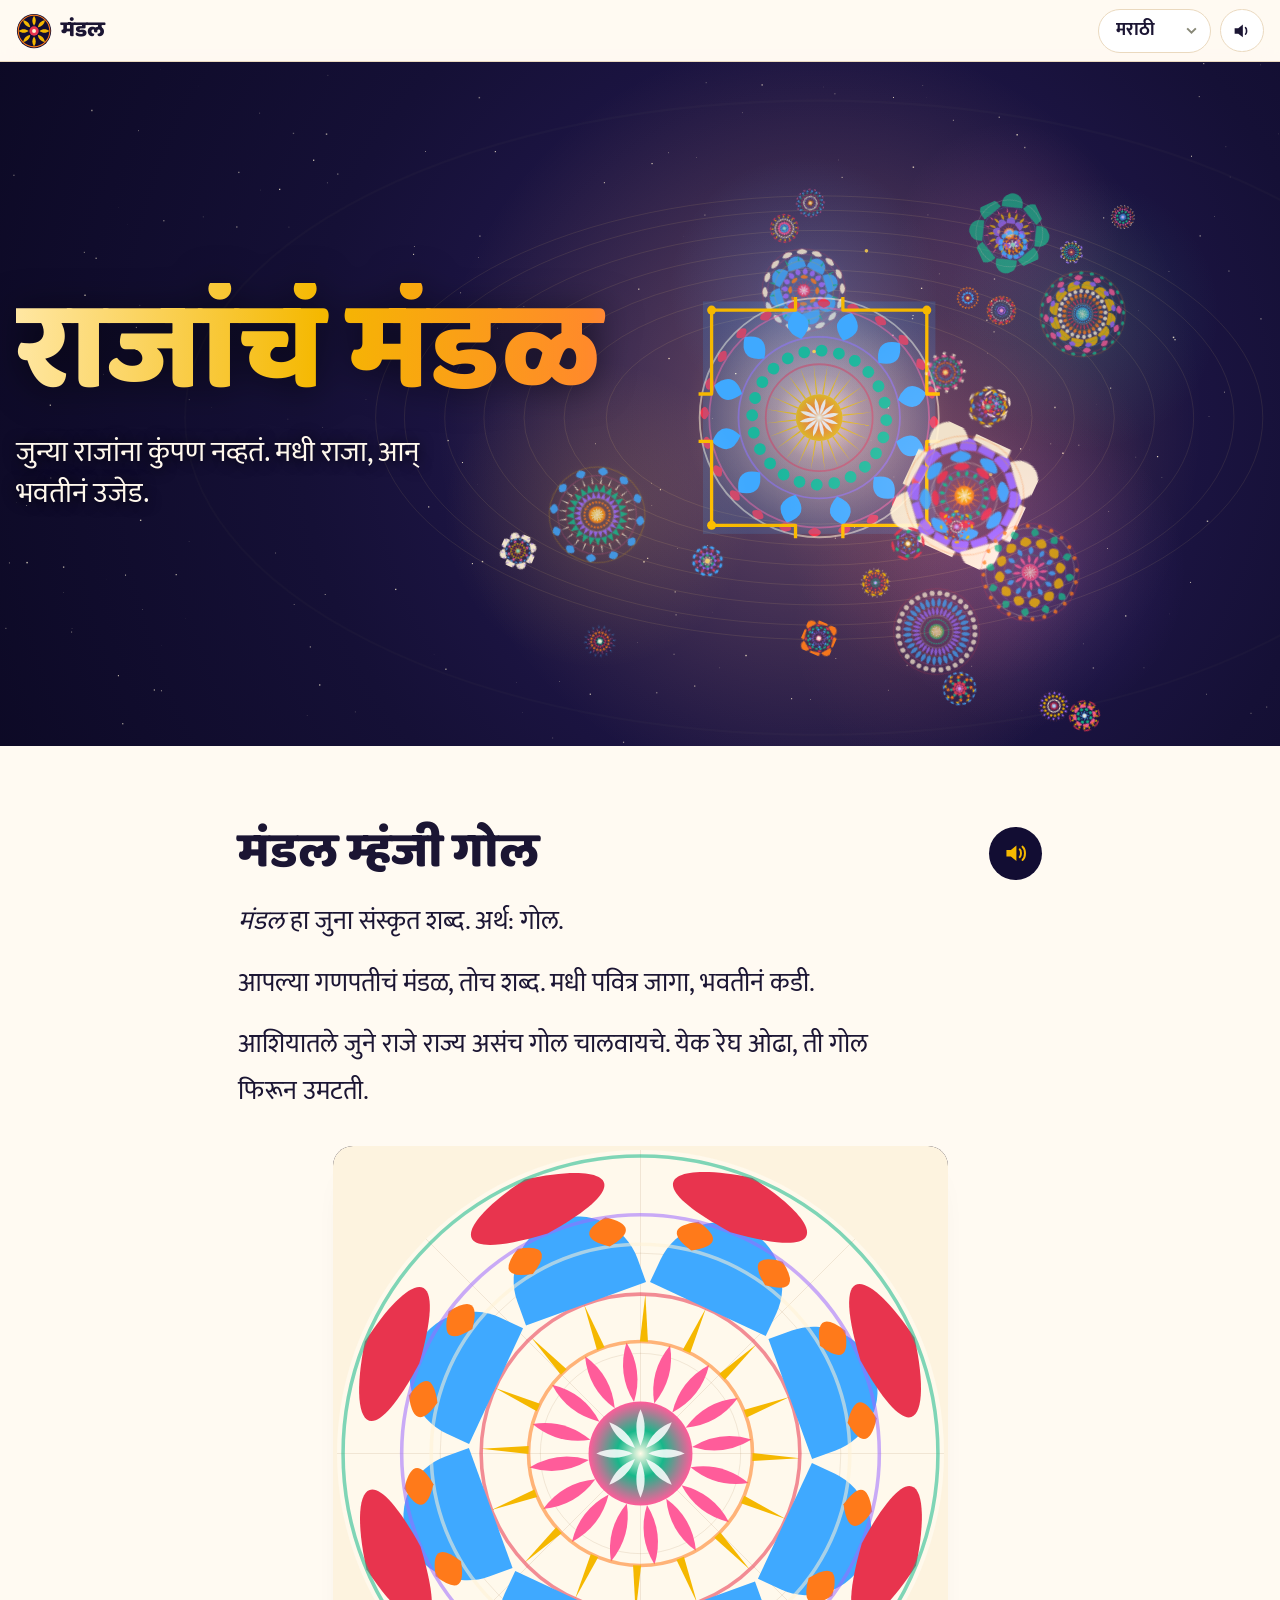
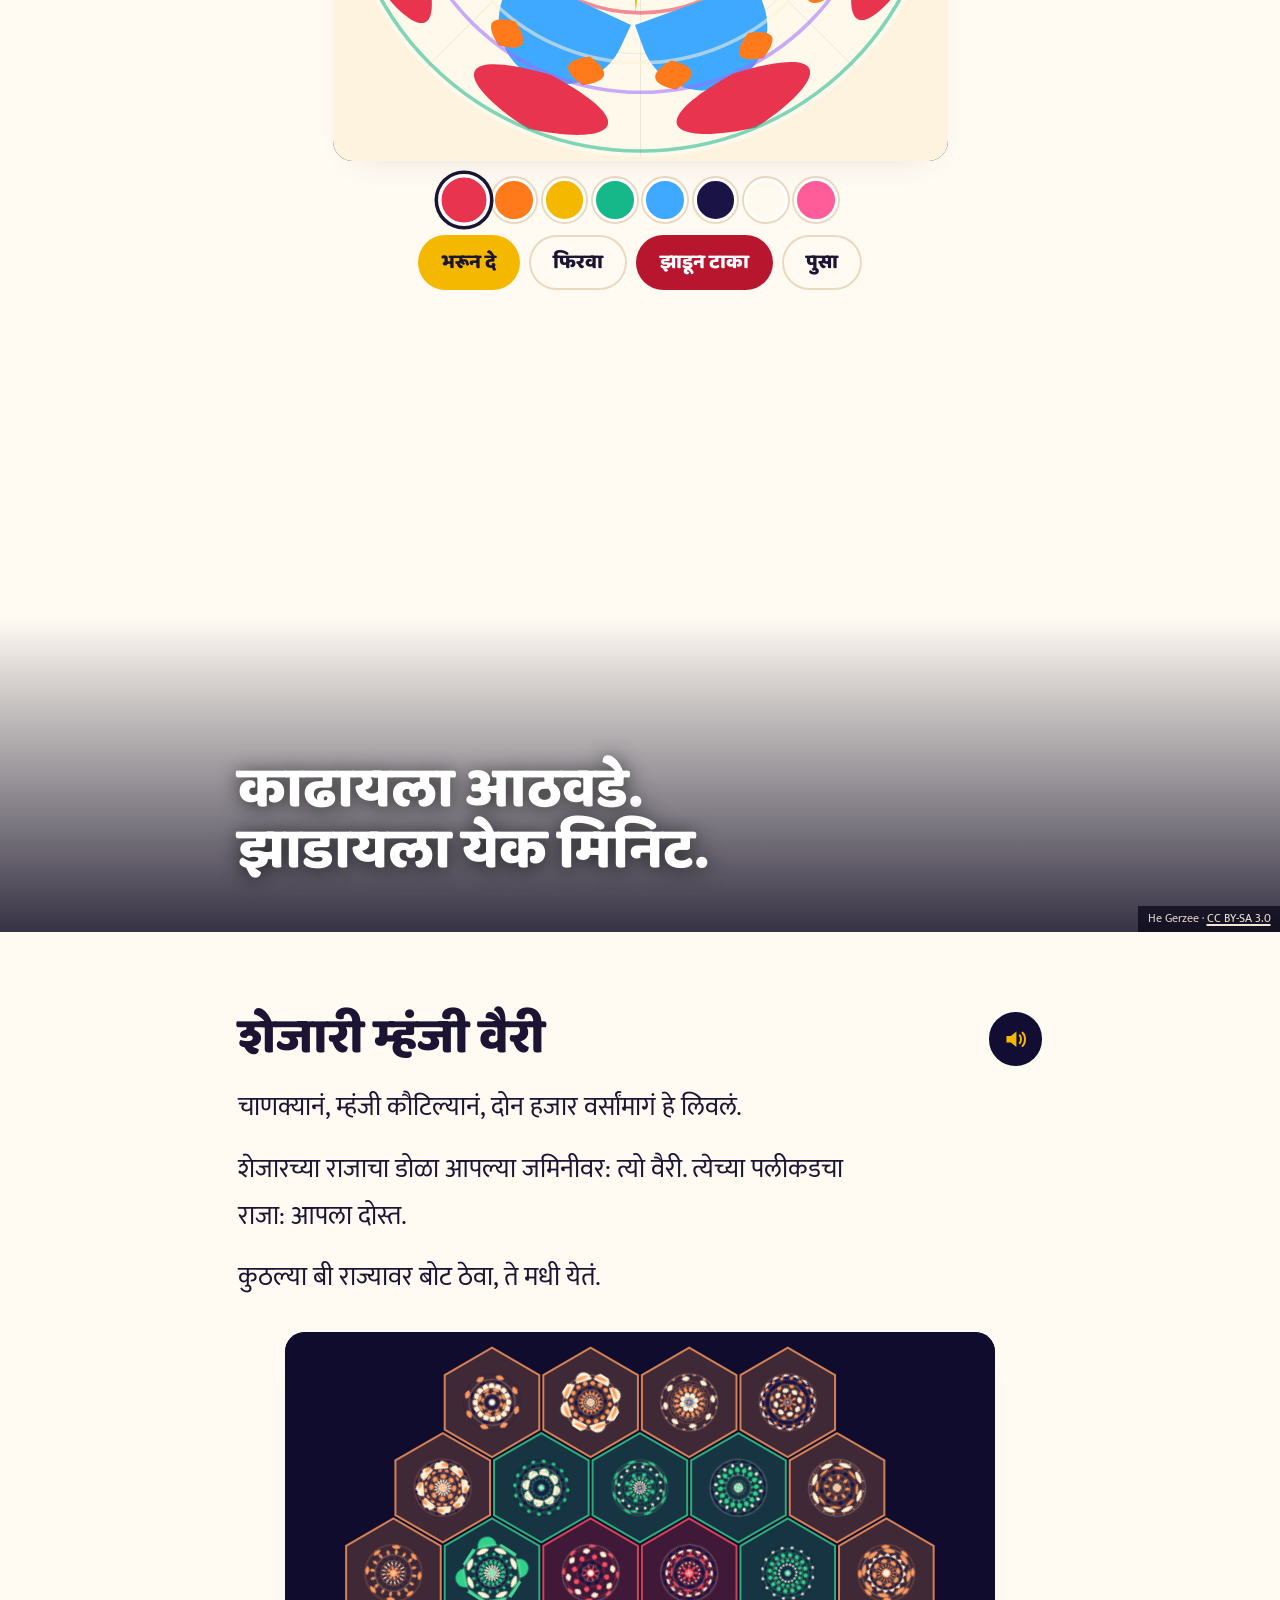
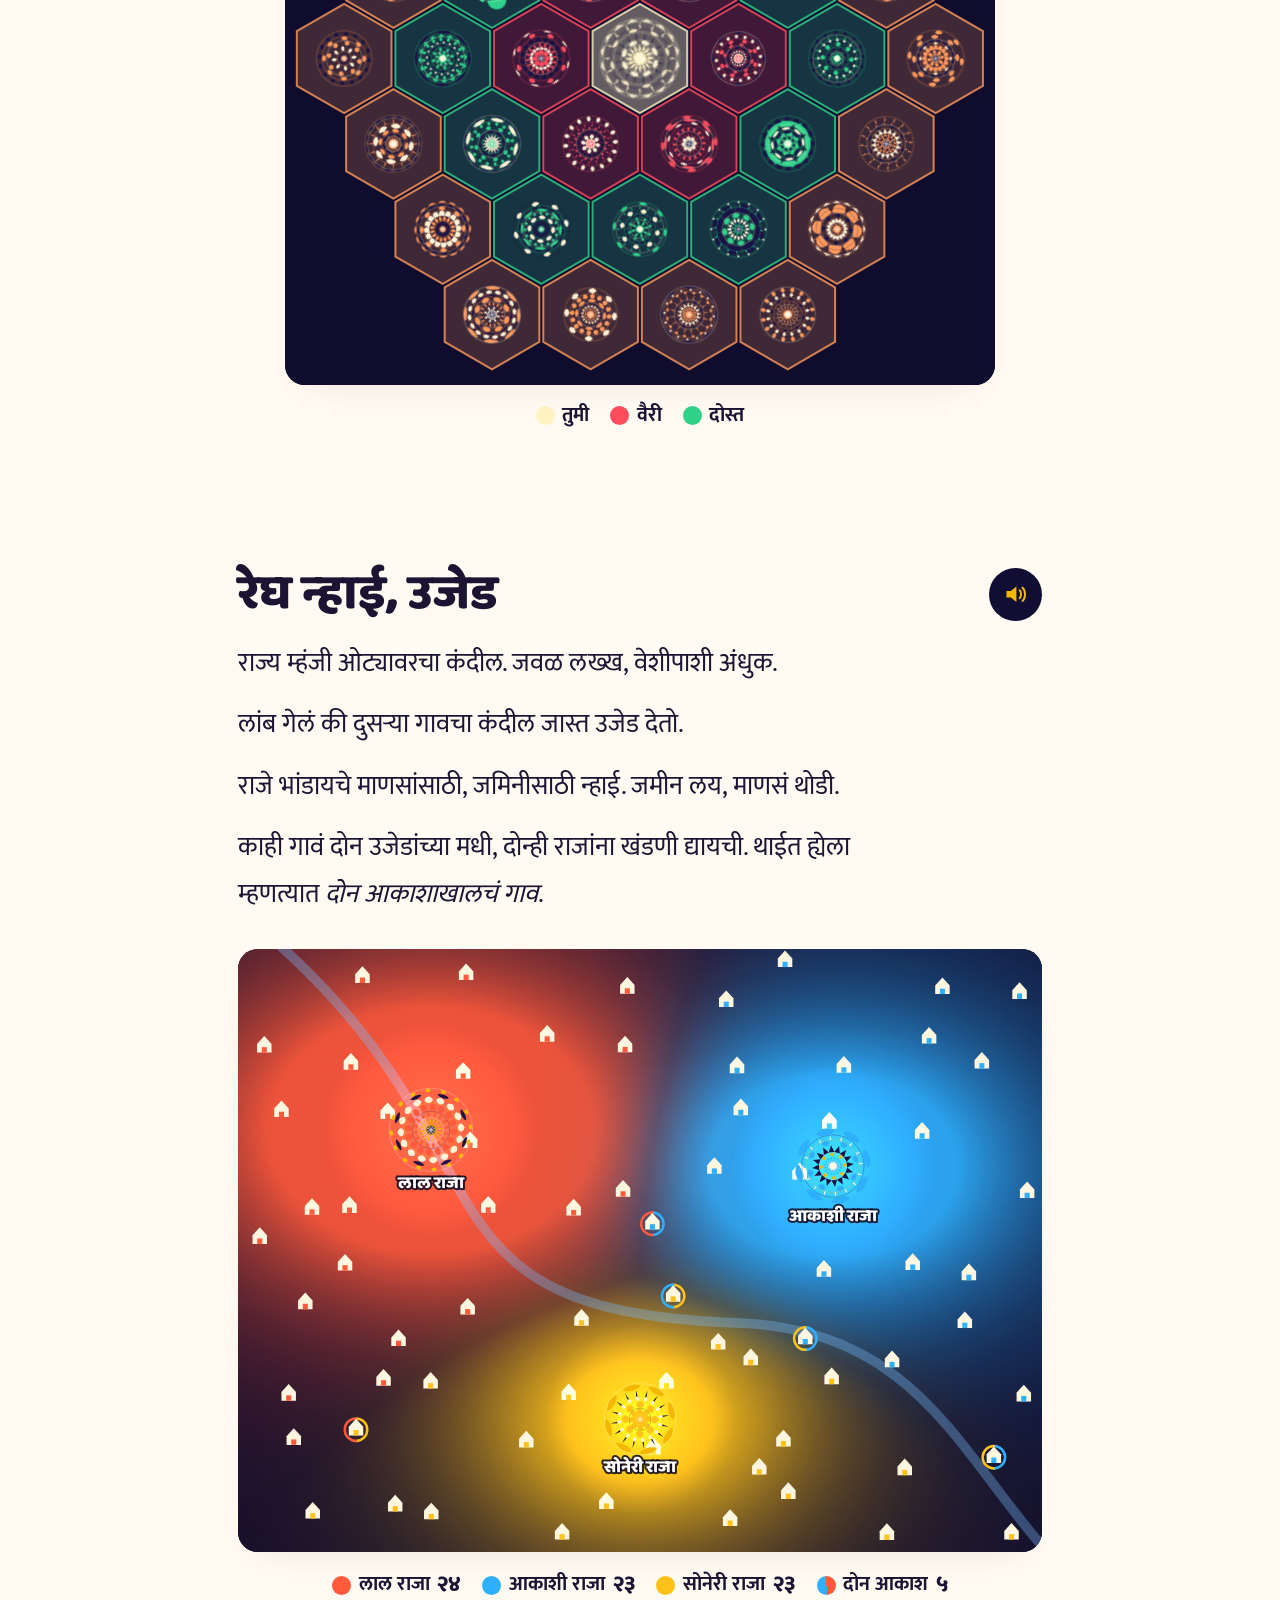
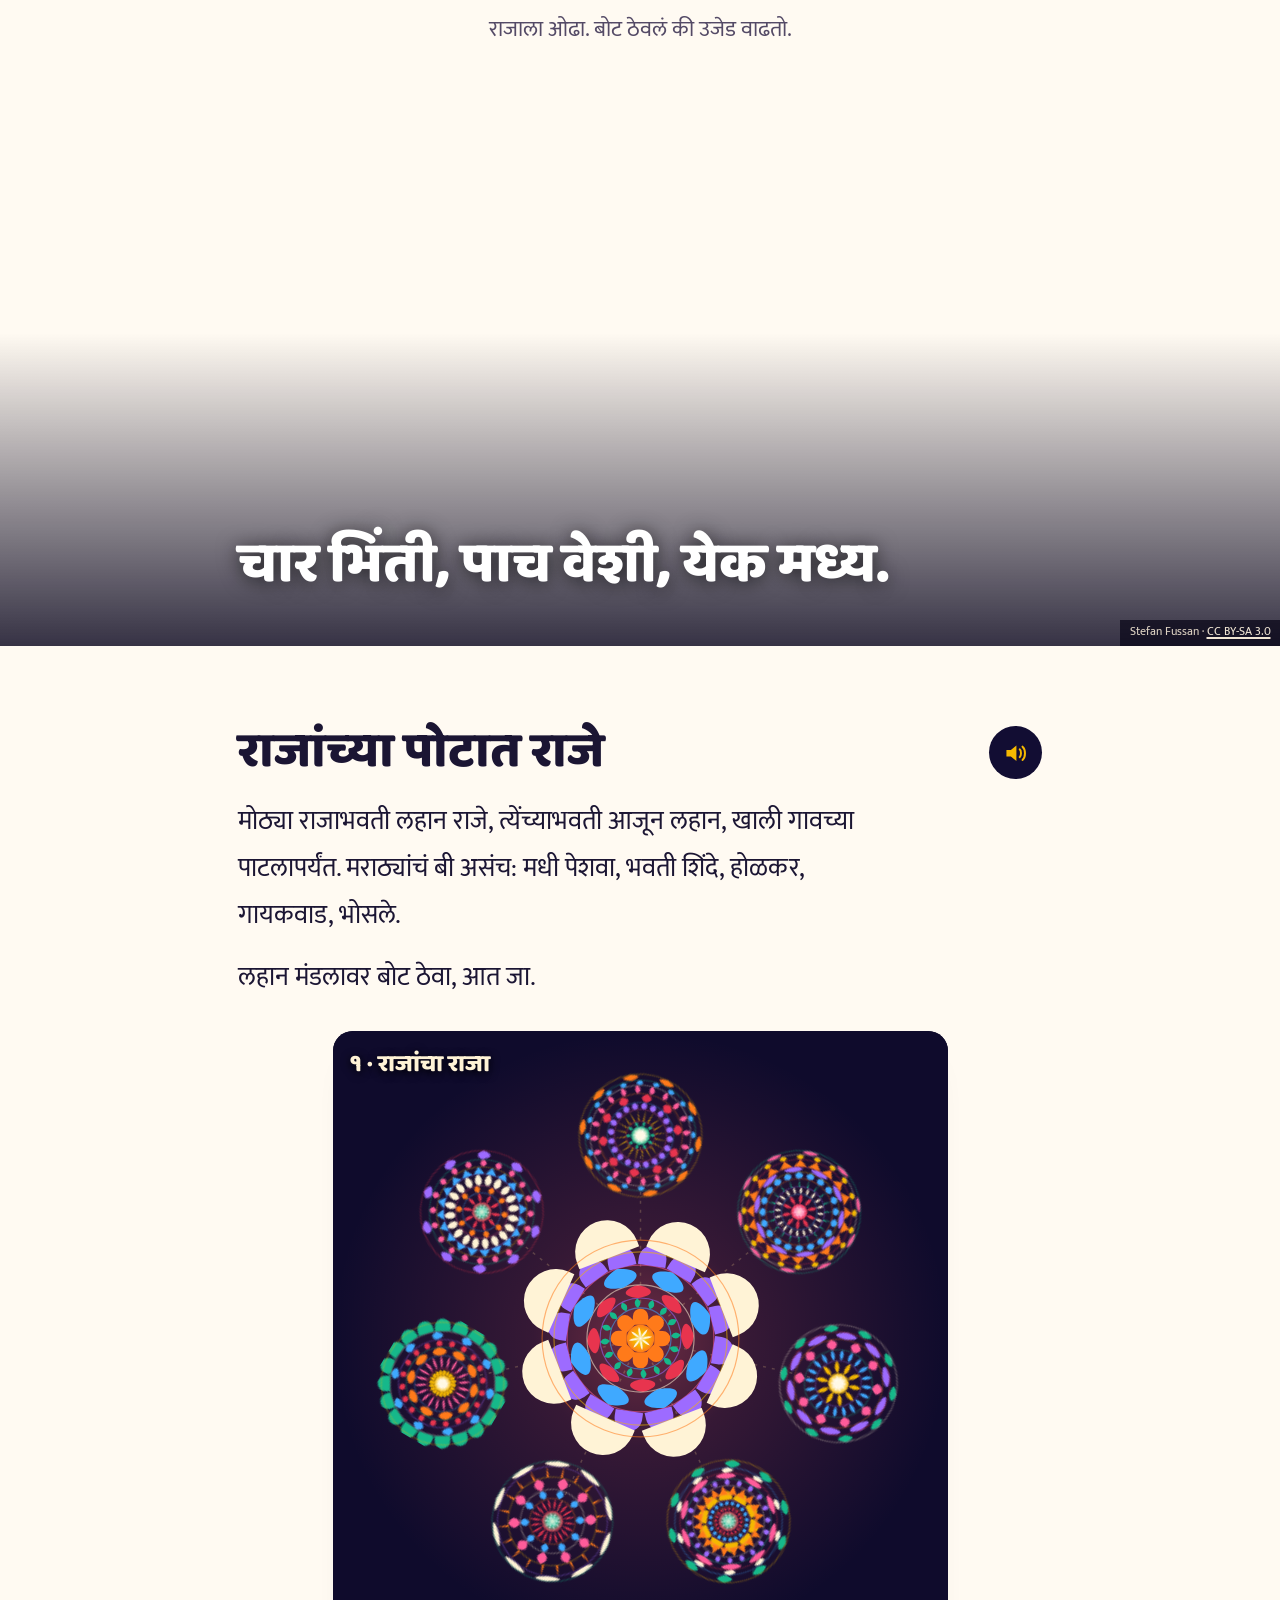
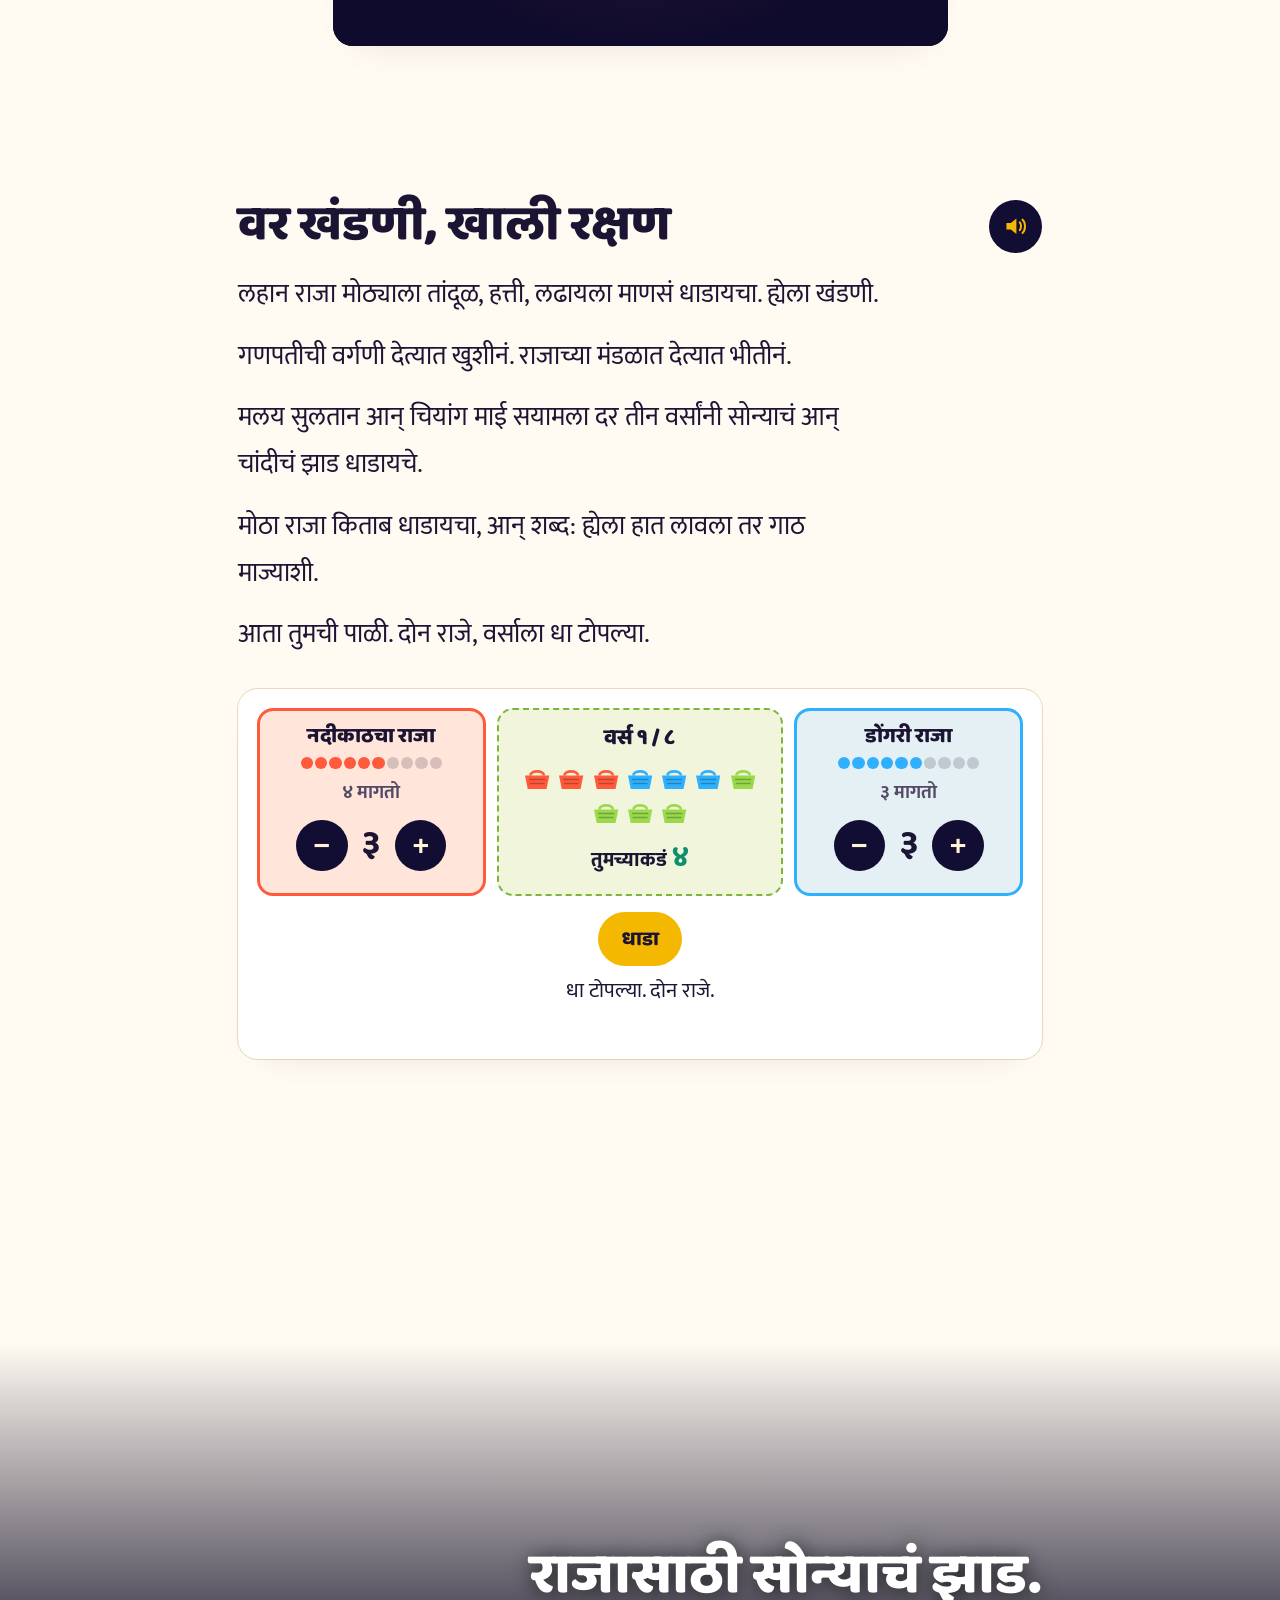
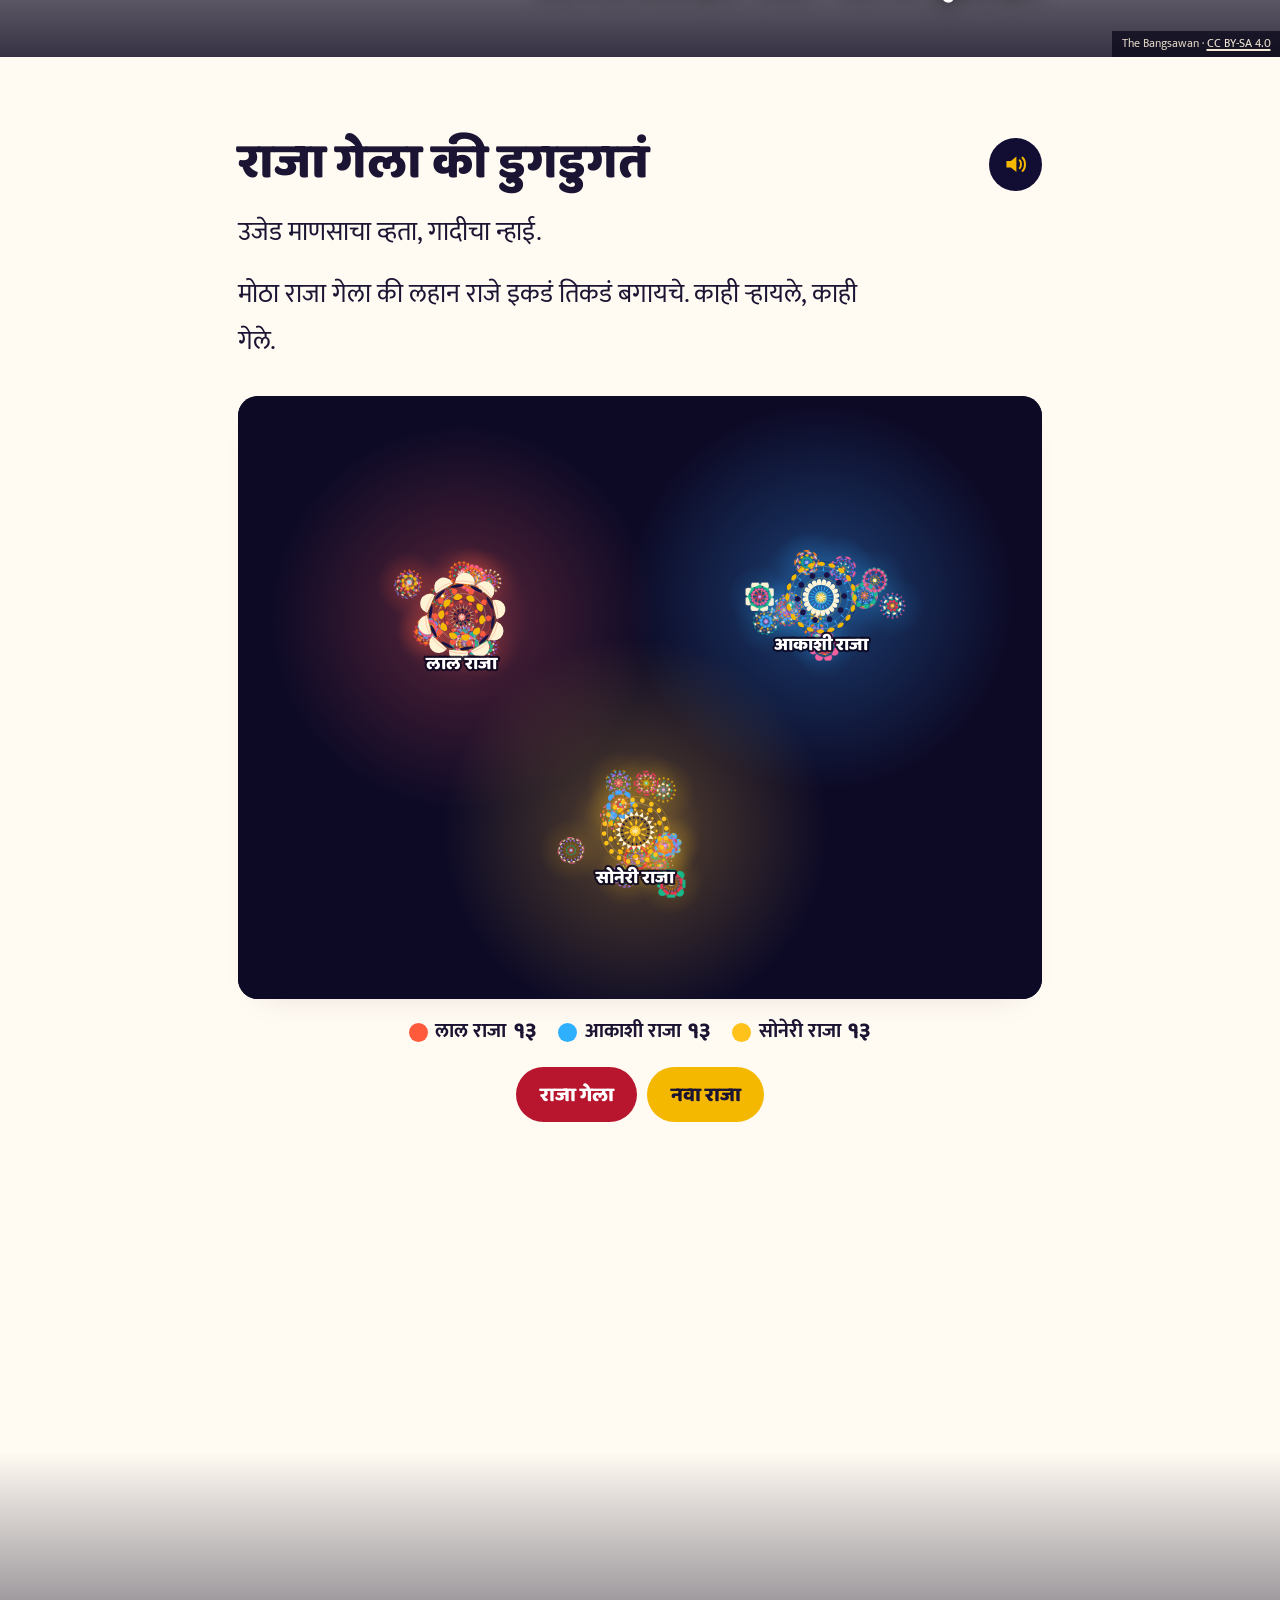
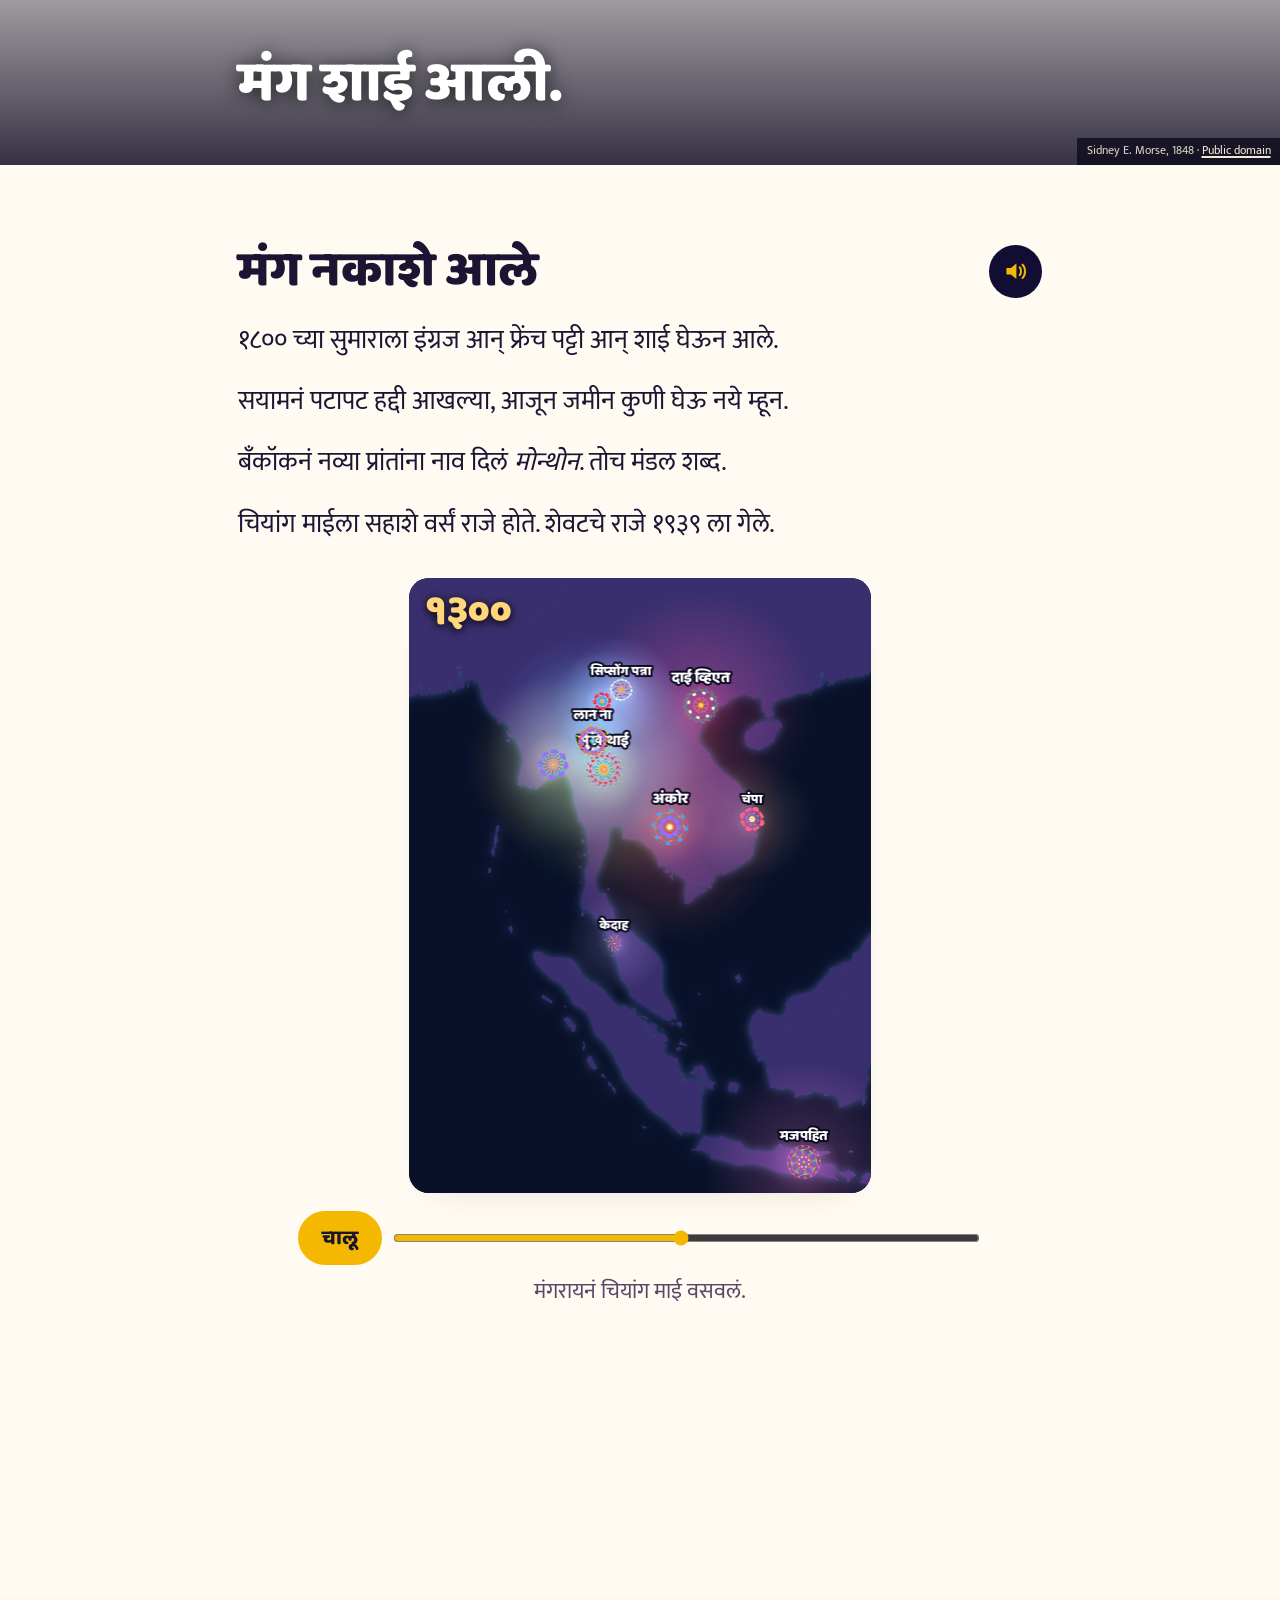
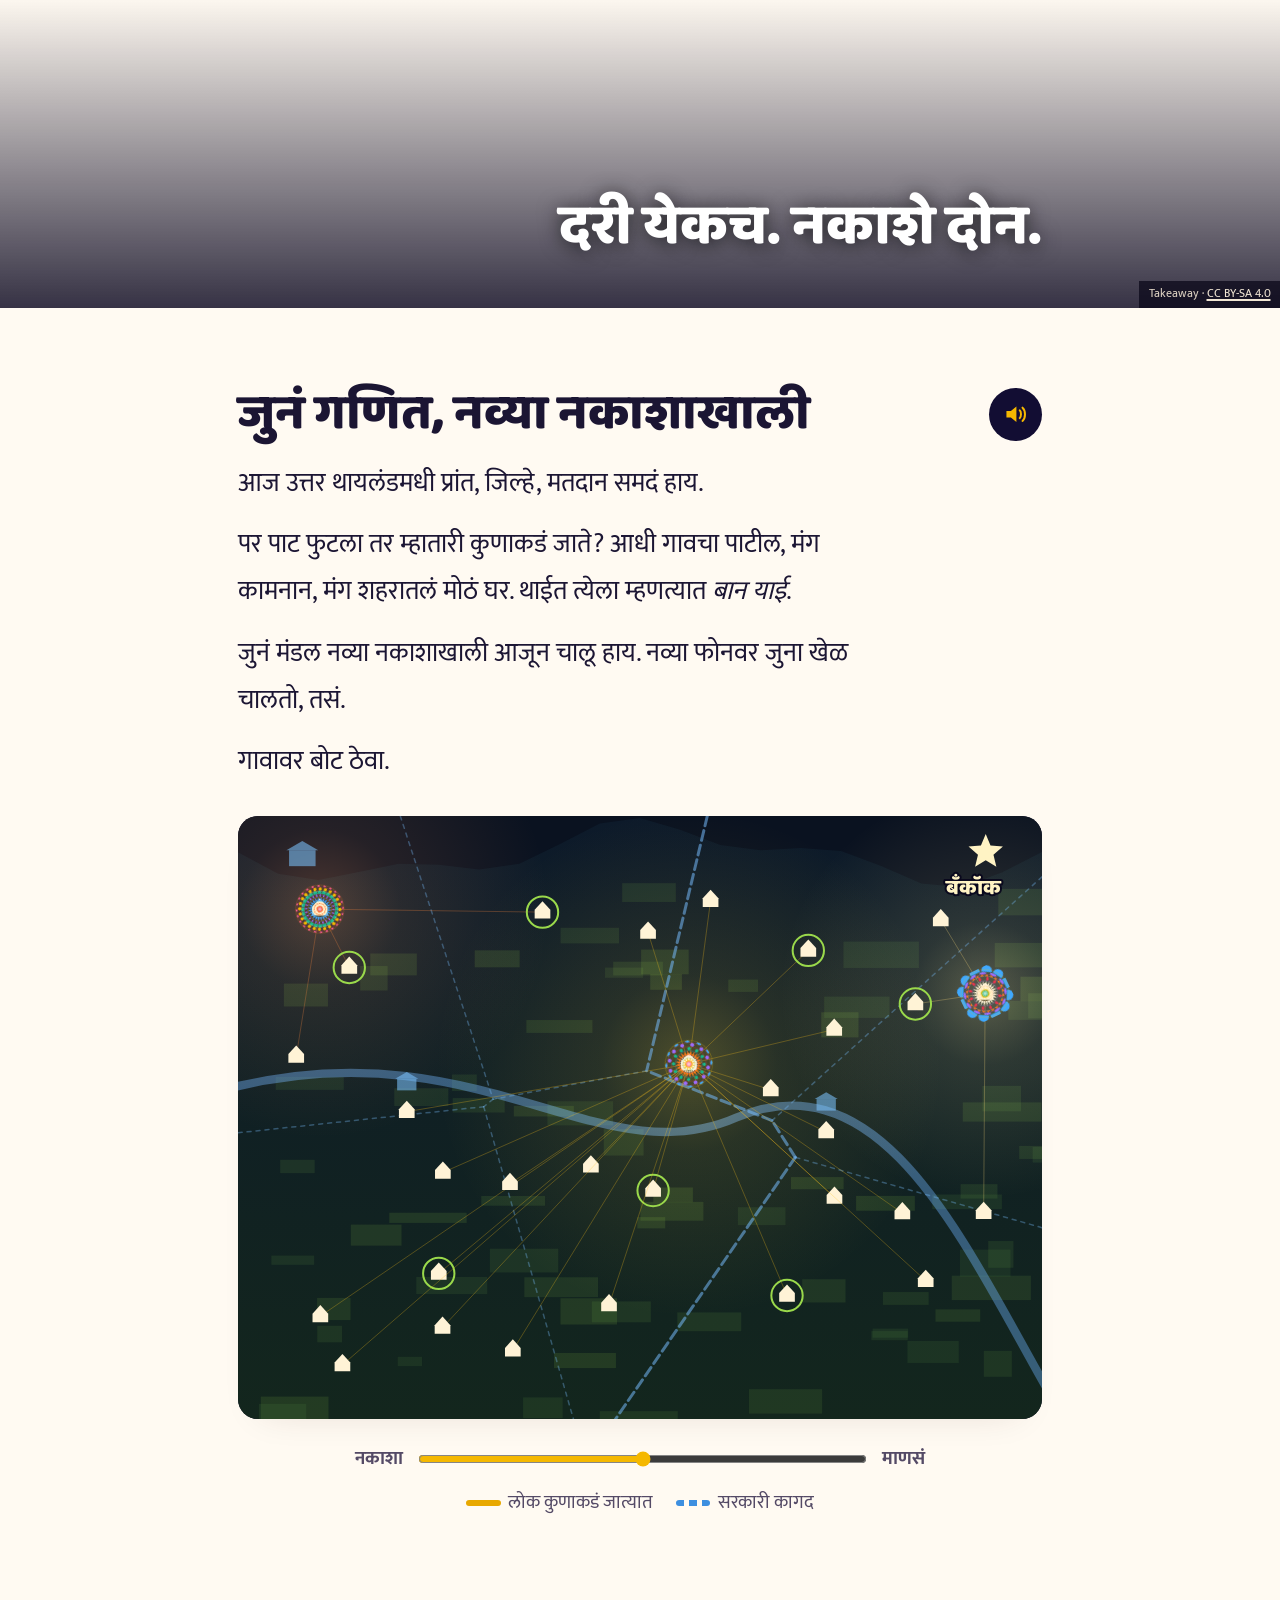
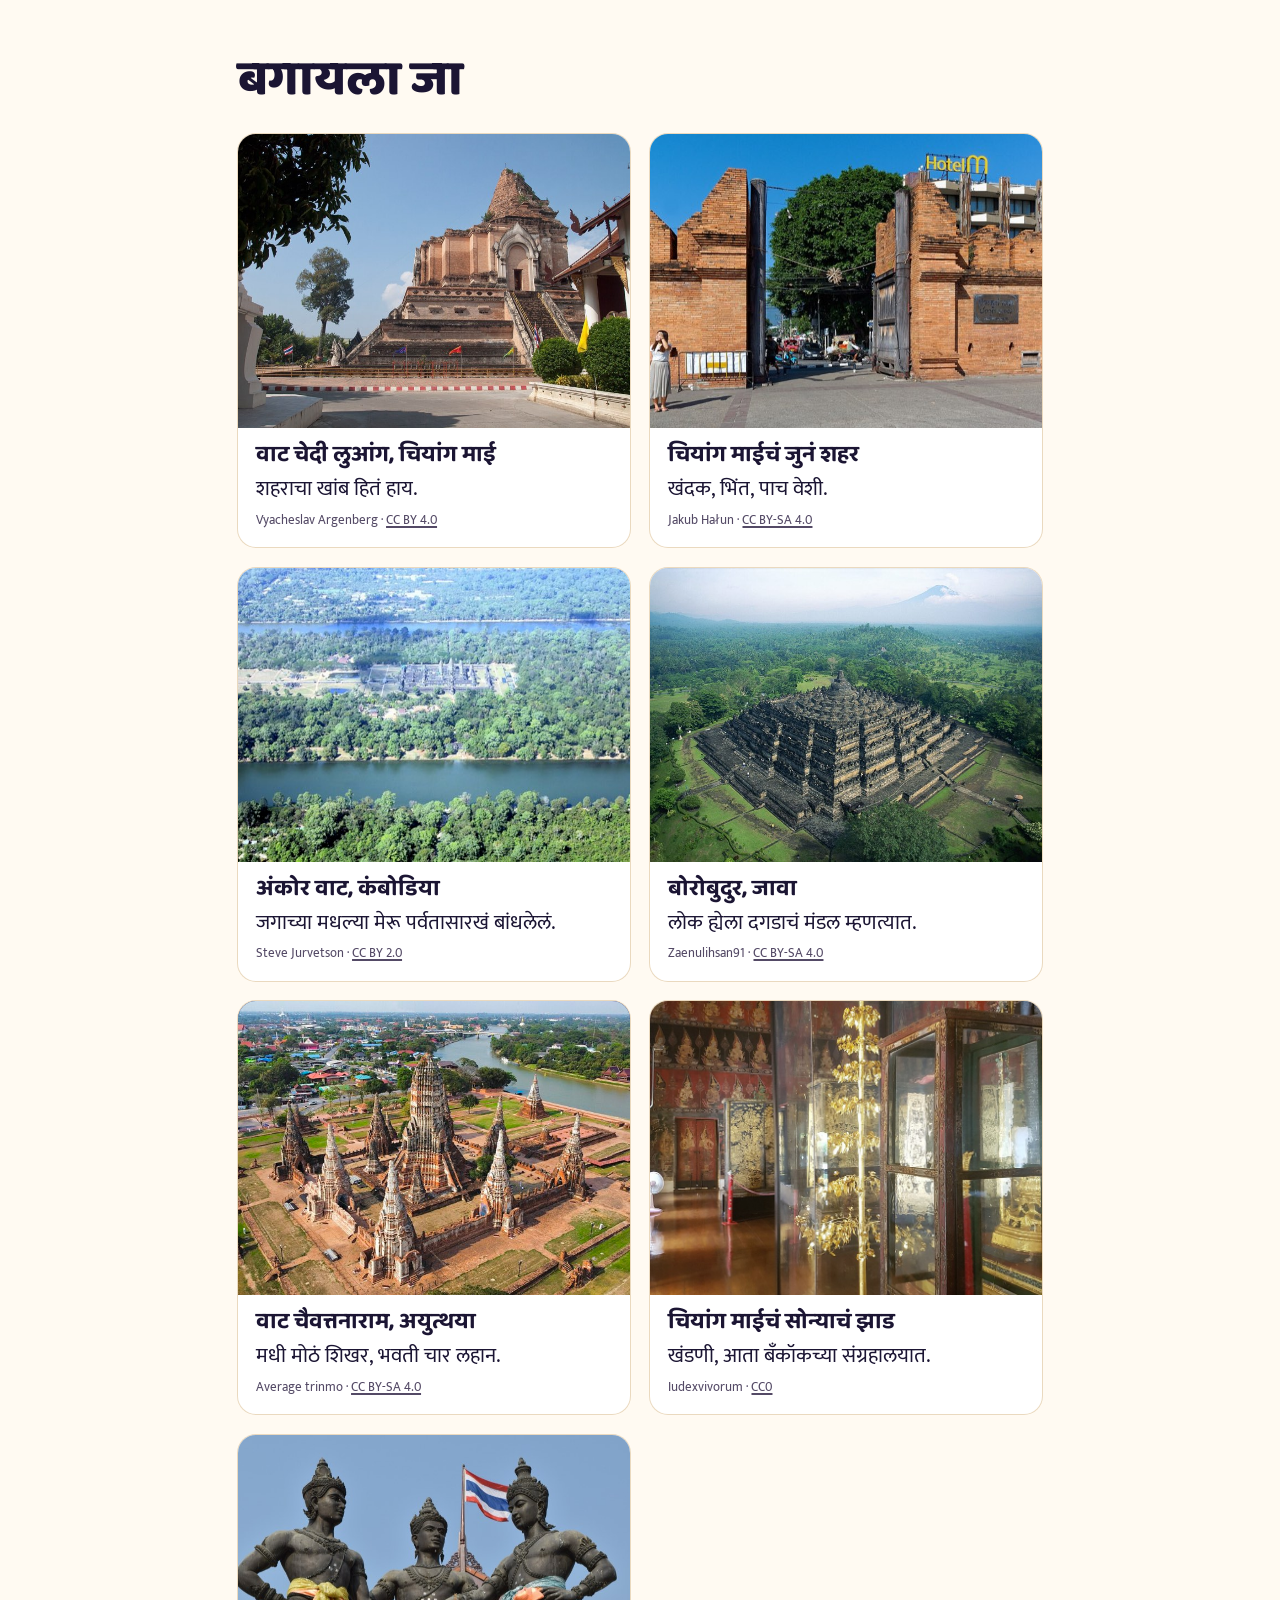
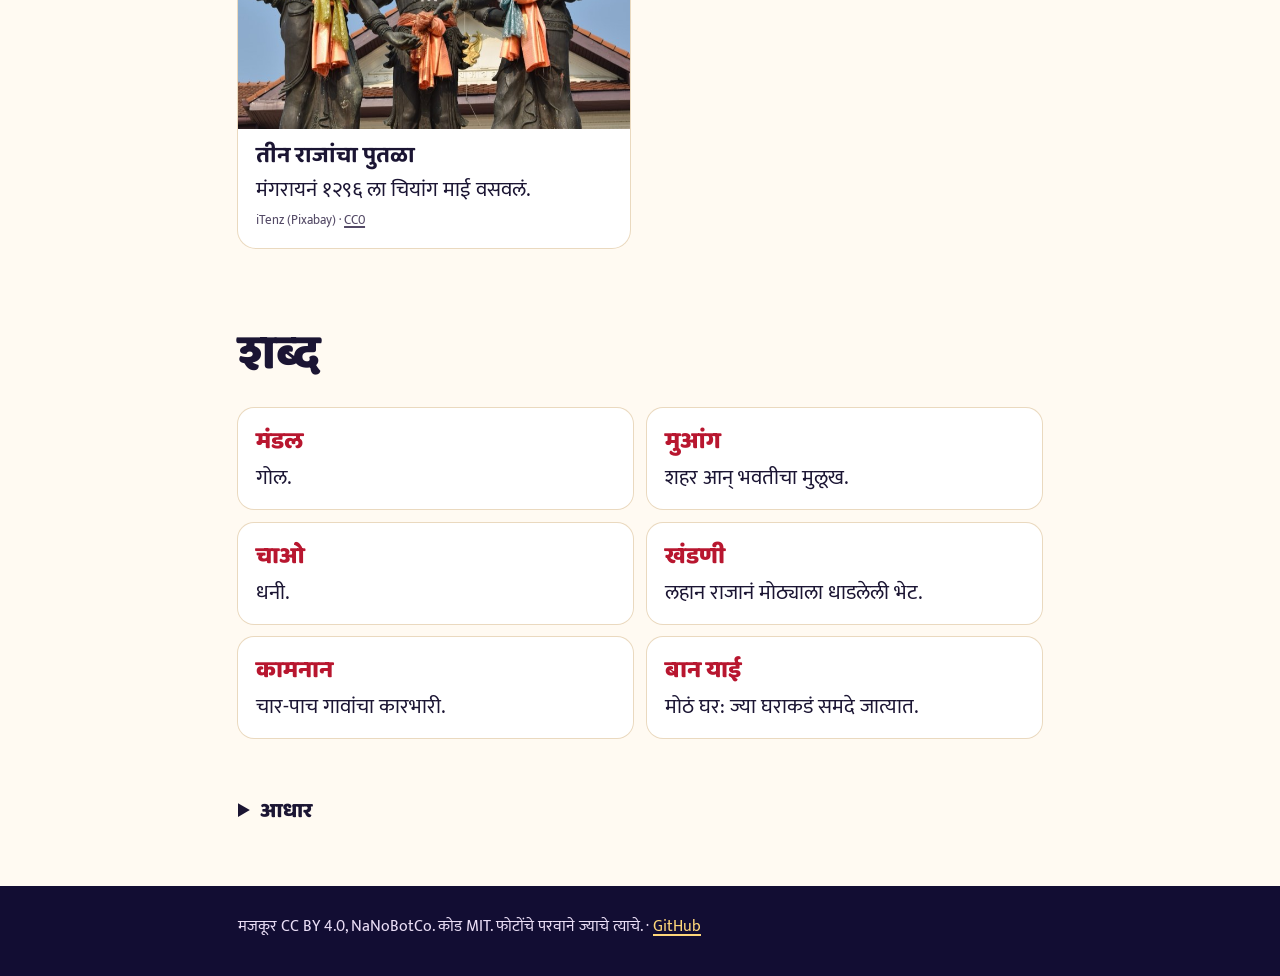
<file: docs/marathi/index.html>
<!doctype html>
<html lang="mr"><head><meta charset="utf-8"><meta name="viewport" content="width=device-width,initial-scale=1,viewport-fit=cover">
<title>राजांचं मंडळ</title>
<meta name="description" content="आग्नेय आशियातले जुने राजे कुंपण न घालता उजेडासारखं राज्य कसं चालवायचे, आन् उत्तर थायलंड आजून बी तसंच कसं चालतं.">
<link rel="canonical" href="https://nanobotco.github.io/mandala/marathi/"><link rel="alternate" hreflang="en-US" href="https://nanobotco.github.io/mandala/"><link rel="alternate" hreflang="en-AU" href="https://nanobotco.github.io/mandala/bogan/"><link rel="alternate" hreflang="th" href="https://nanobotco.github.io/mandala/lanna/"><link rel="alternate" hreflang="mr" href="https://nanobotco.github.io/mandala/marathi/">
<meta property="og:type" content="website"><meta property="og:url" content="https://nanobotco.github.io/mandala/marathi/"><meta property="og:title" content="राजांचं मंडळ"><meta property="og:description" content="आग्नेय आशियातले जुने राजे कुंपण न घालता उजेडासारखं राज्य कसं चालवायचे, आन् उत्तर थायलंड आजून बी तसंच कसं चालतं.">
<meta property="og:image" content="https://nanobotco.github.io/mandala/card-marathi.jpg"><meta property="og:image:width" content="1200"><meta property="og:image:height" content="630"><meta property="og:image:alt" content="मधी सोनेरी मंडल, भवतीनं लहान मंडलं.">
<meta name="twitter:card" content="summary_large_image"><meta name="twitter:image" content="https://nanobotco.github.io/mandala/card-marathi.jpg"><meta name="twitter:title" content="राजांचं मंडळ"><meta name="twitter:description" content="आग्नेय आशियातले जुने राजे कुंपण न घालता उजेडासारखं राज्य कसं चालवायचे, आन् उत्तर थायलंड आजून बी तसंच कसं चालतं.">
<meta name="theme-color" content="#120d33"><link rel="icon" href="../icon.svg" type="image/svg+xml">
<link rel="preconnect" href="https://fonts.googleapis.com"><link rel="preconnect" href="https://fonts.gstatic.com" crossorigin>
<link rel="stylesheet" href="https://fonts.googleapis.com/css2?family=Baloo+2:wght@500;700;800&family=Mukta:wght@400;600;700&display=swap">
<link rel="stylesheet" href="../mandala.css">
<style>:root{--display:"Baloo 2","Mukta",system-ui,sans-serif;--body:"Mukta","Baloo 2",system-ui,sans-serif;--canvas-font:"Baloo 2","Mukta",system-ui,sans-serif}</style>
</head><body>
<a class="skip" href="#circle">गोष्टीकडं चला</a>
<header class="top"><a class="brand" href="#top"><svg viewBox="0 0 40 40" aria-hidden="true"><use href="../icon.svg#m"/></svg><span>मंडल</span></a>
<div class="tools"><select id="dialect" class="dial" aria-label="बोली"><option value="../" data-v="us" lang="en-US">English</option><option value="../bogan/" data-v="bogan" lang="en-AU">Aussie</option><option value="../lanna/" data-v="lanna" lang="th">คำเมือง</option><option value="../marathi/" data-v="marathi" lang="mr" selected>मराठी</option><option value="../genz/" data-v="genz" lang="en-US">Gen Z</option></select><button class="snd" type="button" aria-pressed="true" aria-label="आवाज चालू"><svg viewBox="0 0 24 24" aria-hidden="true"><path d="M4 9v6h4l5 4V5L8 9H4z" fill="currentColor"/><path class="w" d="M16 8.5c1.5 1 1.5 6 0 7" fill="none" stroke="currentColor" stroke-width="1.8" stroke-linecap="round"/></svg></button></div></header>
<main id="top">
<section class="hero"><canvas id="hero-cv" aria-label="मधी मोठं मंडल, भवतीनं लहान मंडलं फिरत्यात. बोट ठेवा."></canvas><div class="hin"><h1>राजांचं मंडळ</h1><p class="lede">जुन्या राजांना कुंपण नव्हतं. मधी राजा, आन् भवतीनं उजेड.</p></div></section>
<div class="col">
<section id="circle" class="sec"><header class="sh"><h2>मंडल म्हंजी गोल</h2><button class="say" type="button" data-for="circle" aria-pressed="false" aria-label="ऐकवा"><svg viewBox="0 0 24 24" aria-hidden="true"><path d="M4 9v6h4l5 4V5L8 9H4z" fill="currentColor"/><path d="M16 8.5c1.5 1 1.5 6 0 7M18.5 6c3 2.5 3 9.5 0 12" fill="none" stroke="currentColor" stroke-width="1.8" stroke-linecap="round"/></svg></button></header><div class="talk"><p><i>मंडल</i> हा जुना संस्कृत शब्द. अर्थ: गोल.</p><p>आपल्या गणपतीचं मंडळ, तोच शब्द. मधी पवित्र जागा, भवतीनं कडी.</p><p>आशियातले जुने राजे राज्य असंच गोल चालवायचे. येक रेघ ओढा, ती गोल फिरून उमटती.</p></div><div class="toy" id="toy-maker"><div class="stage sq"><canvas aria-label="चित्र काढायची पाटी. बोटानं ओढा, रेघ गोल फिरून उमटते."></canvas></div><div class="ctl"><div class="swatches" role="group" aria-label="रंग"></div><button class="btn gold" data-k="fill" type="button">भरून दे</button><button class="btn coat" data-k="spin" type="button" aria-pressed="false">फिरवा</button><button class="btn" data-k="sweep" type="button">झाडून टाका</button><button class="btn ghost" data-k="clear" type="button">पुसा</button></div><p class="out" aria-live="polite"></p></div></section><div class="band"><div class="bgwrap"><img data-src="../img/sand-mandala.jpg" alt="रंगीत वाळूचं गोल मंडल."></div><div class="in"><p class="bh">काढायला आठवडे. झाडायला येक मिनिट.</p></div><span class="cred">He Gerzee · <a href="https://commons.wikimedia.org/wiki/File:Mandala_made_at_Prismare_by_Tibetan_monks.JPG">CC BY-SA 3.0</a></span></div><section id="ring" class="sec"><header class="sh"><h2>शेजारी म्हंजी वैरी</h2><button class="say" type="button" data-for="ring" aria-pressed="false" aria-label="ऐकवा"><svg viewBox="0 0 24 24" aria-hidden="true"><path d="M4 9v6h4l5 4V5L8 9H4z" fill="currentColor"/><path d="M16 8.5c1.5 1 1.5 6 0 7M18.5 6c3 2.5 3 9.5 0 12" fill="none" stroke="currentColor" stroke-width="1.8" stroke-linecap="round"/></svg></button></header><div class="talk"><p>चाणक्यानं, म्हंजी कौटिल्यानं, दोन हजार वर्सांमागं हे लिवलं.</p><p>शेजारच्या राजाचा डोळा आपल्या जमिनीवर: त्यो वैरी. त्येच्या पलीकडचा राजा: आपला दोस्त.</p><p>कुठल्या बी राज्यावर बोट ठेवा, ते मधी येतं.</p></div><div class="toy" id="toy-rings"><div class="stage hexs"><canvas aria-label="वैरी आन् दोस्त रंगात दाखवलेली राज्यं."></canvas></div><div class="legend"></div><p class="out" aria-live="polite"></p></div></section><section id="light" class="sec"><header class="sh"><h2>रेघ न्हाई, उजेड</h2><button class="say" type="button" data-for="light" aria-pressed="false" aria-label="ऐकवा"><svg viewBox="0 0 24 24" aria-hidden="true"><path d="M4 9v6h4l5 4V5L8 9H4z" fill="currentColor"/><path d="M16 8.5c1.5 1 1.5 6 0 7M18.5 6c3 2.5 3 9.5 0 12" fill="none" stroke="currentColor" stroke-width="1.8" stroke-linecap="round"/></svg></button></header><div class="talk"><p>राज्य म्हंजी ओट्यावरचा कंदील. जवळ लख्ख, वेशीपाशी अंधुक.</p><p>लांब गेलं की दुसऱ्या गावचा कंदील जास्त उजेड देतो.</p><p>राजे भांडायचे माणसांसाठी, जमिनीसाठी न्हाई. जमीन लय, माणसं थोडी.</p><p>काही गावं दोन उजेडांच्या मधी, दोन्ही राजांना खंडणी द्यायची. थाईत ह्येला म्हणत्यात <i>दोन आकाशाखालचं गाव</i>.</p></div><div class="toy" id="toy-lights"><div class="stage wide"><canvas aria-label="तीन राजे आन् त्येंची गावं. राजाला ओढा."></canvas></div><div class="tally" aria-live="polite"></div><p class="out" aria-live="polite">राजाला ओढा. बोट ठेवलं की उजेड वाढतो.</p></div></section><div class="band"><div class="bgwrap"><img data-src="../img/chiang-mai-moat.jpg" alt="चियांग माईचा जुना खंदक."></div><div class="in"><p class="bh">चार भिंती, पाच वेशी, येक मध्य.</p></div><span class="cred">Stefan Fussan · <a href="https://commons.wikimedia.org/wiki/File:Chiang_Mai_-_Chiang_Mai_Moat_-_0005.jpg">CC BY-SA 3.0</a></span></div><section id="dolls" class="sec"><header class="sh"><h2>राजांच्या पोटात राजे</h2><button class="say" type="button" data-for="dolls" aria-pressed="false" aria-label="ऐकवा"><svg viewBox="0 0 24 24" aria-hidden="true"><path d="M4 9v6h4l5 4V5L8 9H4z" fill="currentColor"/><path d="M16 8.5c1.5 1 1.5 6 0 7M18.5 6c3 2.5 3 9.5 0 12" fill="none" stroke="currentColor" stroke-width="1.8" stroke-linecap="round"/></svg></button></header><div class="talk"><p>मोठ्या राजाभवती लहान राजे, त्येंच्याभवती आजून लहान, खाली गावच्या पाटलापर्यंत. मराठ्यांचं बी असंच: मधी पेशवा, भवती शिंदे, होळकर, गायकवाड, भोसले.</p><p>लहान मंडलावर बोट ठेवा, आत जा.</p></div><div class="toy" id="toy-dolls"><div class="stage sq"><canvas aria-label="राज्यांच्या पोटात राज्यं. लहानावर बोट ठेवा."></canvas><span class="lv"></span></div><div class="ctl"><button class="btn ghost" data-k="back" type="button" hidden>मागं</button></div><p class="out" aria-live="polite"></p></div></section><section id="gifts" class="sec"><header class="sh"><h2>वर खंडणी, खाली रक्षण</h2><button class="say" type="button" data-for="gifts" aria-pressed="false" aria-label="ऐकवा"><svg viewBox="0 0 24 24" aria-hidden="true"><path d="M4 9v6h4l5 4V5L8 9H4z" fill="currentColor"/><path d="M16 8.5c1.5 1 1.5 6 0 7M18.5 6c3 2.5 3 9.5 0 12" fill="none" stroke="currentColor" stroke-width="1.8" stroke-linecap="round"/></svg></button></header><div class="talk"><p>लहान राजा मोठ्याला तांदूळ, हत्ती, लढायला माणसं धाडायचा. ह्येला खंडणी.</p><p>गणपतीची वर्गणी देत्यात खुशीनं. राजाच्या मंडळात देत्यात भीतीनं.</p><p>मलय सुलतान आन् चियांग माई सयामला दर तीन वर्सांनी सोन्याचं आन् चांदीचं झाड धाडायचे.</p><p>मोठा राजा किताब धाडायचा, आन् शब्द: ह्येला हात लावला तर गाठ माज्याशी.</p><p>आता तुमची पाळी. दोन राजे, वर्साला धा टोपल्या.</p></div><div class="toy game" id="toy-game"><div class="gboard"><div class="king" data-i="0" style="--c:#ff5a3c"><div class="kname">नदीकाठचा राजा</div><div class="meter" role="img"></div><div class="want"></div><div class="give"><button class="step" type="button" data-i="0" data-d="-1" aria-label="कमी">−</button><span class="giv"><b>3</b></span><button class="step" type="button" data-i="0" data-d="1" aria-label="जास्त">+</button></div></div><div class="town"><div class="year"></div><div class="baskets"></div><div class="keep">तुमच्याकडं <b></b></div><div class="titles"></div></div><div class="king" data-i="1" style="--c:#2fb0ff"><div class="kname">डोंगरी राजा</div><div class="meter" role="img"></div><div class="want"></div><div class="give"><button class="step" type="button" data-i="1" data-d="-1" aria-label="कमी">−</button><span class="giv"><b>3</b></span><button class="step" type="button" data-i="1" data-d="1" aria-label="जास्त">+</button></div></div></div><div class="gctl"><button class="btn gold" data-k="send" type="button">धाडा</button><button class="btn gold" data-k="again" type="button" hidden>परत</button></div><div class="log" aria-live="polite"></div></div></section><div class="band right"><div class="bgwrap"><img data-src="../img/bunga-mas.jpg" alt="खंडणी म्हणून धाडलेलं सोन्याचं झाड." style="object-position:50% 40%"></div><div class="in"><p class="bh">राजासाठी सोन्याचं झाड.</p></div><span class="cred">The Bangsawan · <a href="https://commons.wikimedia.org/wiki/File:Bunga_Mas_(Muzium_Negara).jpg">CC BY-SA 4.0</a></span></div><section id="wobble" class="sec"><header class="sh"><h2>राजा गेला की डुगडुगतं</h2><button class="say" type="button" data-for="wobble" aria-pressed="false" aria-label="ऐकवा"><svg viewBox="0 0 24 24" aria-hidden="true"><path d="M4 9v6h4l5 4V5L8 9H4z" fill="currentColor"/><path d="M16 8.5c1.5 1 1.5 6 0 7M18.5 6c3 2.5 3 9.5 0 12" fill="none" stroke="currentColor" stroke-width="1.8" stroke-linecap="round"/></svg></button></header><div class="talk"><p>उजेड माणसाचा व्हता, गादीचा न्हाई.</p><p>मोठा राजा गेला की लहान राजे इकडं तिकडं बगायचे. काही ऱ्हायले, काही गेले.</p></div><div class="toy" id="toy-orbits"><div class="stage wide"><canvas aria-label="तीन राजे, भवतीनं फिरणारी गावं."></canvas></div><div class="tally" aria-live="polite"></div><div class="ctl"><button class="btn" data-k="die" type="button">राजा गेला</button><button class="btn gold" data-k="rise" type="button">नवा राजा</button></div><p class="out" aria-live="polite"></p></div></section><div class="band"><div class="bgwrap"><img data-src="../img/siam-1848.jpg" alt="सयामचा जुना नकाशा."></div><div class="in"><p class="bh">मंग शाई आली.</p></div><span class="cred">Sidney E. Morse, 1848 · <a href="https://commons.wikimedia.org/wiki/File:Map_of_Siam_(Thailand)_1848_by_Sidney_Morse.jpg">Public domain</a></span></div><section id="maps" class="sec"><header class="sh"><h2>मंग नकाशे आले</h2><button class="say" type="button" data-for="maps" aria-pressed="false" aria-label="ऐकवा"><svg viewBox="0 0 24 24" aria-hidden="true"><path d="M4 9v6h4l5 4V5L8 9H4z" fill="currentColor"/><path d="M16 8.5c1.5 1 1.5 6 0 7M18.5 6c3 2.5 3 9.5 0 12" fill="none" stroke="currentColor" stroke-width="1.8" stroke-linecap="round"/></svg></button></header><div class="talk"><p>१८०० च्या सुमाराला इंग्रज आन् फ्रेंच पट्टी आन् शाई घेऊन आले.</p><p>सयामनं पटापट हद्दी आखल्या, आजून जमीन कुणी घेऊ नये म्हून.</p><p>बँकॉकनं नव्या प्रांतांना नाव दिलं <i>मोन्थोन</i>. तोच मंडल शब्द.</p><p>चियांग माईला सहाशे वर्सं राजे होते. शेवटचे राजे १९३९ ला गेले.</p></div><div class="toy" id="toy-years"><div class="stage tall"><canvas aria-label="आग्नेय आशियाचा नकाशा, राज्यं उजेडासारखी."></canvas><span class="yr">१३००</span></div><div class="ctl yrs"><button class="btn gold" data-k="play" type="button" aria-pressed="false">चालू</button><input type="range" min="600" max="2026" value="1300" aria-label="वर्स"></div><p class="out" aria-live="polite"></p></div></section><div class="band right"><div class="bgwrap"><img data-src="../img/mae-wang-rice.jpg" alt="उत्तर थायलंडमधली भातशेती."></div><div class="in"><p class="bh">दरी येकच. नकाशे दोन.</p></div><span class="cred">Takeaway · <a href="https://commons.wikimedia.org/wiki/File:Rice_farmers_Mae_Wang_Chiang_Mai_Province.jpg">CC BY-SA 4.0</a></span></div><section id="today" class="sec"><header class="sh"><h2>जुनं गणित, नव्या नकाशाखाली</h2><button class="say" type="button" data-for="today" aria-pressed="false" aria-label="ऐकवा"><svg viewBox="0 0 24 24" aria-hidden="true"><path d="M4 9v6h4l5 4V5L8 9H4z" fill="currentColor"/><path d="M16 8.5c1.5 1 1.5 6 0 7M18.5 6c3 2.5 3 9.5 0 12" fill="none" stroke="currentColor" stroke-width="1.8" stroke-linecap="round"/></svg></button></header><div class="talk"><p>आज उत्तर थायलंडमधी प्रांत, जिल्हे, मतदान समदं हाय.</p><p>पर पाट फुटला तर म्हातारी कुणाकडं जाते? आधी गावचा पाटील, मंग कामनान, मंग शहरातलं मोठं घर. थाईत त्येला म्हणत्यात <i>बान याई</i>.</p><p>जुनं मंडल नव्या नकाशाखाली आजून चालू हाय. नव्या फोनवर जुना खेळ चालतो, तसं.</p><p>गावावर बोट ठेवा.</p></div><div class="toy" id="toy-overlay"><div class="stage wide"><canvas aria-label="येकच दरी: कार्यालयं आन् माणसं."></canvas></div><label class="rng mixr"><span>नकाशा</span><input type="range" min="0" max="100" value="50" aria-label="नकाशा / माणसं"><span>माणसं</span></label><p class="key"><span><i class="g"></i>लोक कुणाकडं जात्यात</span><span><i class="b"></i>सरकारी कागद</span></p><p class="out" aria-live="polite"></p></div></section>
<section id="visit" class="sec"><header class="sh"><h2>बगायला जा</h2></header><div class="cards"><figure class="card"><div class="ph"><img data-src="../img/wat-chedi-luang.jpg" alt="वाट चेदी लुआंगचा विटांचा चेदी." width="800" height="600"></div><figcaption><b>वाट चेदी लुआंग, चियांग माई</b><span>शहराचा खांब हितं हाय.</span><small>Vyacheslav Argenberg · <a href="https://commons.wikimedia.org/wiki/File:Wat_Chedi_Luang,_Stupa,_Chiang_Mai,_Thailand.jpg">CC BY 4.0</a></small></figcaption></figure><figure class="card"><div class="ph"><img data-src="../img/tha-phae-gate.jpg" alt="चियांग माईची था फे वेस." width="800" height="600"></div><figcaption><b>चियांग माईचं जुनं शहर</b><span>खंदक, भिंत, पाच वेशी.</span><small>Jakub Hałun · <a href="https://commons.wikimedia.org/wiki/File:20171105_Tha_Phae_Gate_Chiang_Mai_9784_DxO.jpg">CC BY-SA 4.0</a></small></figcaption></figure><figure class="card"><div class="ph"><img data-src="../img/angkor-wat-air.jpg" alt="वरून दिसणारं अंकोर वाट." width="800" height="600"></div><figcaption><b>अंकोर वाट, कंबोडिया</b><span>जगाच्या मधल्या मेरू पर्वतासारखं बांधलेलं.</span><small>Steve Jurvetson · <a href="https://commons.wikimedia.org/wiki/File:Angkor_Wat_aerial_view.jpg">CC BY 2.0</a></small></figcaption></figure><figure class="card"><div class="ph"><img data-src="../img/borobudur.jpg" alt="वरून दिसणारं बोरोबुदुर." width="800" height="600"></div><figcaption><b>बोरोबुदुर, जावा</b><span>लोक ह्येला दगडाचं मंडल म्हणत्यात.</span><small>Zaenulihsan91 · <a href="https://commons.wikimedia.org/wiki/File:Borobudur_Magelang.jpg">CC BY-SA 4.0</a></small></figcaption></figure><figure class="card"><div class="ph"><img data-src="../img/wat-chaiwatthanaram.jpg" alt="वाट चैवत्तनाराम वरून." width="800" height="600"></div><figcaption><b>वाट चैवत्तनाराम, अयुत्थया</b><span>मधी मोठं शिखर, भवती चार लहान.</span><small>Average trinmo · <a href="https://commons.wikimedia.org/wiki/File:Wat_Chaiwatthanaram_by_drone.jpg">CC BY-SA 4.0</a></small></figcaption></figure><figure class="card"><div class="ph"><img data-src="../img/chiang-mai-gold-tree.jpg" alt="काचेच्या पेटीतलं सोन्याचं झाड." width="800" height="600"></div><figcaption><b>चियांग माईचं सोन्याचं झाड</b><span>खंडणी, आता बँकॉकच्या संग्रहालयात.</span><small>Iudexvivorum · <a href="https://commons.wikimedia.org/wiki/File:Bangkok_National_Museum_-_2017-04-22_(139).jpg">CC0</a></small></figcaption></figure><figure class="card"><div class="ph"><img data-src="../img/three-kings.jpg" alt="तीन राजांचे पुतळे." width="800" height="600"></div><figcaption><b>तीन राजांचा पुतळा</b><span>मंगरायनं १२९६ ला चियांग माई वसवलं.</span><small>iTenz (Pixabay) · <a href="https://commons.wikimedia.org/wiki/File:Three_Kings_Monument_Chiang_Mai.jpg">CC0</a></small></figcaption></figure></div></section>
<section id="words" class="sec"><header class="sh"><h2>शब्द</h2></header><dl class="words"><div class="word"><dt>मंडल</dt><dd>गोल.</dd></div><div class="word"><dt>मुआंग</dt><dd>शहर आन् भवतीचा मुलूख.</dd></div><div class="word"><dt>चाओ</dt><dd>धनी.</dd></div><div class="word"><dt>खंडणी</dt><dd>लहान राजानं मोठ्याला धाडलेली भेट.</dd></div><div class="word"><dt>कामनान</dt><dd>चार-पाच गावांचा कारभारी.</dd></div><div class="word"><dt>बान याई</dt><dd>मोठं घर: ज्या घराकडं समदे जात्यात.</dd></div></dl></section>
<details class="src"><summary>आधार</summary><ul><li>Kautilya, <i>Arthashastra</i>, Book 6, the circle of kings (rajamandala), translated by R. Shamasastry (1915): <a href="https://en.wikisource.org/wiki/Arthashastra/Book_VI">Book 6</a>. Dating: Patrick Olivelle, <i>King, Governance, and Law in Ancient India</i> (Oxford, 2013).</li><li>O. W. Wolters, "Ayudhyā and the Rearward Part of the World", <i>Journal of the Royal Asiatic Society</i> (1968), pp. 166–178, and <i>History, Culture, and Region in Southeast Asian Perspectives</i> (ISEAS, 1982; revised 1999). He brought Kautilya's word into Southeast Asian history.</li><li>S. J. Tambiah, <i>World Conqueror and World Renouncer</i> (Cambridge University Press, 1976), chapter 7, The Galactic Polity.</li><li>Sunait Chutintaranond, "Mandala, Segmentary State and Politics of Centralization in Medieval Ayudhya", <i>Journal of the Siam Society</i> 78(1) (1990): <a href="https://thesiamsociety.org/wp-content/uploads/1990/03/JSS_078_1i_SunaitChutintaranond_MandalaSegmentaryStateInMedievalAyudhaya.pdf">PDF</a></li><li>Thongchai Winichakul, <i>Siam Mapped: A History of the Geo-Body of a Nation</i> (University of Hawai'i Press, 1994). Thai edition: กำเนิดสยามจากแผนที่.</li><li>Volker Grabowsky, <i>The Northern Tai Polity of Lan Na</i>, ARI Working Paper 17 (2004): <a href="https://ari.nus.edu.sg/wp-content/uploads/2018/10/wps04_017.pdf">PDF</a></li><li>Apiradee Techasiriwan, <i>Tai Lü Manuscripts from Southern Yunnan and Northern Laos</i> (PhD, Hamburg, 2019), p. 26, a polity with two overlords, เมืองสองฝ่ายฟ้า: <a href="https://ediss.sub.uni-hamburg.de/bitstream/ediss/6013/1/Dissertation.pdf">PDF</a></li><li>รัตนาพร เศรษฐกุล, การเมืองข้ามฝั่งโขง: ความสัมพันธ์ระหว่างน่านกับสิบสองปันนา, วารสารวิจิตรศิลป์ 6(1), 2558: <a href="https://so02.tci-thaijo.org/index.php/fineartsJournal/article/view/77254">article</a></li><li>เพ็ญสุภา สุขคตะ, มติชนสุดสัปดาห์, 26 พ.ย. 2566, on the city navel and the Inthakhin pillar: <a href="https://www.matichon.co.th/weekly/column/article_728490">column</a></li><li>Tej Bunnag, <i>The Provincial Administration of Siam, 1892–1915</i> (Oxford University Press, 1977). The monthon, headmen and kamnan.</li><li>Christopher Paik and Jessica Vechbanyongratana, "Path to Centralization and Development: Evidence from Siam", <i>World Politics</i> 71(2) (2019). Chiang Mai fully run from Bangkok by 1915.</li><li>Paul Chambers and Watcharapol Supajakwattana, "The Impact of 'Baan Yai' on Thai Politics", ISEAS Perspective 2025/28: <a href="https://www.iseas.edu.sg/wp-content/uploads/2025/03/ISEAS_Perspective_2025_28.pdf">PDF</a></li><li>Andrew Walker, <i>Thailand's Political Peasants: Power in the Modern Rural Economy</i> (University of Wisconsin Press, 2012). A village in Chiang Mai province.</li><li>Bunga mas: <a href="https://www.muziumnegara.gov.my/en/bunga-mas-golden-flower">Muzium Negara</a> · <a href="https://en.wikipedia.org/wiki/Bunga_mas">Wikipedia</a>. Chiang Mai's gold and silver trees: <a href="https://en.wikipedia.org/wiki/Nakhon_Chiang_Mai_(1775%E2%80%931899)">Nakhon Chiang Mai, 1775–1899</a></li><li>Wikipedia: <a href="https://en.wikipedia.org/wiki/Mandala_(political_model)">Mandala (political model)</a> · <a href="https://en.wikipedia.org/wiki/Lan_Na">Lan Na</a> · <a href="https://en.wikipedia.org/wiki/Monthon">Monthon</a> · <a href="https://en.wikipedia.org/wiki/Inthakhin_(pillar)">Inthakhin pillar</a> · <a href="https://en.wikipedia.org/wiki/Sand_mandala">Sand mandala</a> · <a href="https://en.wikipedia.org/wiki/Maratha_Confederacy">Maratha Confederacy</a></li><li>Map outlines: <a href="https://www.naturalearthdata.com/">Natural Earth</a>, public domain. Kingdom dates on the years map are rounded.</li><li>Photographs: Wikimedia Commons, credited on each picture.</li></ul></details>
</div></main>
<footer class="bot"><div class="in"><p>मजकूर CC BY 4.0, NaNoBotCo. कोड MIT. फोटोंचे परवाने ज्याचे त्याचे. · <a href="https://github.com/NaNoBotCo/mandala">GitHub</a></p></div></footer>
<script>window.V={"key": "marathi", "tts": "mr-IN", "tts2": "hi", "rate": 0.9, "digits": "deva", "era": 0, "era_label": "", "t": {"ui": {"say": "ऐकवा", "stop": "थांबा", "soundOn": "आवाज चालू", "soundOff": "आवाज बंद"}, "maker": {"swept": "गेलं.", "colors": ["लाल", "केशरी", "सोनेरी", "हिरवा", "निळा", "रात्र", "पांढरा", "गुलाबी"]}, "lights": {"kings": ["लाल राजा", "आकाशी राजा", "सोनेरी राजा"], "two": "दोन आकाश", "one": "खंडणी: {k}.", "both": "खंडणी: {a} आन् {b}."}, "dolls": {"you": "तुमी", "levels": [{"name": "राजांचा राजा", "line": ""}, {"name": "राज्य", "line": ""}, {"name": "शहर", "line": ""}, {"name": "गाव", "line": ""}, {"name": "तुमचं घर", "line": "हे तुमी, मधोमध."}]}, "game": {"kings": ["नदीकाठचा राजा", "डोंगरी राजा"], "wants": "{n} मागतो", "year": "वर्स {y} / {n}", "special": "{k} यंदा जास्त मागतोय.", "fed": "लोकांनी पोटभर खाल्लं.", "hungry": "लोक उपाशी.", "saved": "{k} चिडला. {o} पाठीशी उभा ऱ्हायला.", "raid": "{k} रागावला. हत्ती आले. ३ टोपल्या गेल्या.", "gift": "{k} खूश. किताब आला.", "ends": ["गाव टिकलं.", "दोन्ही राजे खूश.", "लय भारी!"], "start": "धा टोपल्या. दोन राजे."}, "orbits": {"kings": ["लाल राजा", "आकाशी राजा", "सोनेरी राजा"], "dieMsg": "{k} गेला. गावं इकडं तिकडं.", "riseMsg": "नवा {k}. गावं परत.", "allStrong": "समदे राजे दमदार हायेत.", "shakeMsg": "", "meritMsg": "{k} चा उजेड वाढला."}, "years": {"names": {"srivijaya": "श्रीविजय", "dvaravati": "द्वारावती", "hariphunchai": "हरिपुंजय", "angkor": "अंकोर", "cambodia": "कंबोडिया", "champa": "चंपा", "pagan": "पगान", "daiviet": "दाई व्हिएत", "hue": "ह्वे", "sukhothai": "सुखोथाई", "lanna": "लान ना", "nan": "नान", "kengtung": "केंगतुंग", "sipsong": "सिप्सोंग पन्ना", "ayutthaya": "अयुत्थया", "bangkok": "बँकॉक", "lanxang": "लान झांग", "vientiane": "व्हिएंतियान", "luangprabang": "लुआंग प्रबांग", "pegu": "पेगू", "ava": "आवा", "malacca": "मलाक्का", "majapahit": "मजपहित", "patani": "पट्टानी", "kedah": "केदाह"}, "notes": {"700": "श्रीविजय समुद्राचा व्यापार चालवतंय.", "1150": "अंकोर वाट बांधलं.", "1296": "मंगरायनं चियांग माई वसवलं.", "1351": "अयुत्थया सुरू.", "1431": "अयुत्थयानं अंकोर घेतलं.", "1558": "ब्रह्मदेशानं चियांग माई घेतलं.", "1767": "अयुत्थया पडलं. बँकॉक सुरू.", "1775": "चियांग माई ब्रह्मदेशापासून सुटलं.", "1818": "आपल्याकडं: पेशवाई गेली.", "1893": "मेकाँगपलीकडची जमीन फ्रेंचांनी घेतली.", "1909": "इंग्रजांशी तह. शेवटच्या हद्दी.", "1939": "चियांग माईचे शेवटचे राजे गेले. सयामचं थायलंड झालं.", "2026": "वर रेघा. खाली उजेड."}}, "overlay": {"people": ["तुमी", "पाटील", "कामनान", "मोठं घर", "बँकॉक"], "paper": ["गाव", "तांबोन", "जिल्हा", "प्रांत", "बँकॉक"], "tapped": "बँकॉककडं दोन वाटा."}, "rings": {"roles": ["तुमी", "वैरी", "दोस्त", "वैऱ्याचा दोस्त", "दोस्ताचा दोस्त", "वैऱ्याच्या दोस्ताचा दोस्त", "लांबचा"], "was": "ते तुमचं {r} व्हतं."}}};</script>
<script src="../mandala.js" defer></script>
</body></html>
</file>
<file: docs/mandala.css>
/* Mandala — one stylesheet for every dialect.
   Layout: a night-sky hero, then one narrow column of big plain text with a toy under each part. */
:root{
 --bg:#fffaf2;--panel:#ffffff;--ink:#1b1533;--mute:#544a66;--line:#ead9bf;
 --accent:#b8162f;--accent-ink:#fff;--gold:#f5b800;--saffron:#d45f00;--jade:#0f8f6b;--night:#120d33;
 --shadow:rgba(60,20,0,.14);--glass:color-mix(in srgb,var(--bg) 90%,transparent);
 --display:"Baloo 2",system-ui,sans-serif;--body:system-ui,sans-serif;--canvas-font:"Baloo 2",system-ui,sans-serif;
 --gutter-l:max(16px,env(safe-area-inset-left,0px));--gutter-r:max(16px,env(safe-area-inset-right,0px));
 color-scheme:light}
@media (prefers-color-scheme:dark){:root:not([data-theme="light"]){
 --bg:#0f0b29;--panel:#1a143e;--ink:#fbf3e6;--mute:#cfc5e2;--line:#30285c;--accent:#ff7085;--accent-ink:#1b1533;--gold:#ffc83d;--saffron:#ffa45c;--jade:#3fd1a8;
 --shadow:rgba(0,0,0,.5);color-scheme:dark}}
:root[data-theme="dark"]{--bg:#0f0b29;--panel:#1a143e;--ink:#fbf3e6;--mute:#cfc5e2;--line:#30285c;--accent:#ff7085;--accent-ink:#1b1533;--gold:#ffc83d;--saffron:#ffa45c;--jade:#3fd1a8;--shadow:rgba(0,0,0,.5);color-scheme:dark}

*{box-sizing:border-box}
html{font-size:19px;scroll-behavior:smooth;scroll-padding-top:4rem;-webkit-text-size-adjust:100%}
@media (prefers-reduced-motion:reduce){html{scroll-behavior:auto}}
body{margin:0;background:var(--bg);color:var(--ink);font-family:var(--body);line-height:1.6;overflow-x:hidden}
body::before{content:"";position:fixed;inset:0 0 auto;height:env(safe-area-inset-top,0px);z-index:41;background:var(--bg)}
a{color:var(--accent);text-underline-offset:.18em;text-decoration-thickness:2px}
a:focus-visible,button:focus-visible,input:focus-visible,select:focus-visible,summary:focus-visible{outline:3px solid var(--gold);outline-offset:2px;border-radius:8px}
.skip{position:absolute;left:-999px;top:0}.skip:focus{left:1rem;top:1rem;z-index:99;background:var(--gold);color:#1b1533;padding:.5rem 1rem;border-radius:99px}

/* top bar: name at left, dialect and sound at right */
header.top{position:sticky;top:env(safe-area-inset-top,0px);z-index:40;display:flex;align-items:center;gap:.8rem;padding-block:.45rem;padding-left:var(--gutter-l);padding-right:var(--gutter-r);background:var(--glass);backdrop-filter:blur(12px);-webkit-backdrop-filter:blur(12px);border-bottom:1px solid var(--line)}
.brand{display:flex;align-items:center;gap:.45rem;text-decoration:none;color:var(--ink);font-family:var(--display);font-weight:800;font-size:1.15rem}
.brand svg{width:1.9rem;height:1.9rem;transition:transform .6s cubic-bezier(.2,1.6,.4,1)}
.brand:hover svg,.brand:active svg{transform:rotate(180deg)}
.tools{margin-left:auto;display:flex;align-items:center;gap:.5rem}
.dial{appearance:none;-webkit-appearance:none;font:inherit;font-size:.95rem;font-weight:700;color:var(--ink);background:var(--panel) url("data:image/svg+xml,%3Csvg xmlns='http://www.w3.org/2000/svg' viewBox='0 0 12 12'%3E%3Cpath d='M2 4l4 4 4-4' fill='none' stroke='%23887' stroke-width='1.8'/%3E%3C/svg%3E") no-repeat right .6rem center/.7rem;border:1.5px solid var(--line);border-radius:99px;padding:.35rem 1.8rem .35rem .85rem;cursor:pointer;max-width:9.5rem}
.snd{display:grid;place-items:center;width:2.3rem;height:2.3rem;border:1.5px solid var(--line);background:var(--panel);color:var(--ink);border-radius:50%;cursor:pointer;padding:0}
.snd svg{width:1.15rem;height:1.15rem}.snd[aria-pressed=false]{opacity:.5}.snd[aria-pressed=false] .w{display:none}

/* hero */
.hero{position:relative;min-height:max(500px,min(76vh,760px));display:flex;align-items:flex-end;overflow:hidden;background:#0d0a26;isolation:isolate}
#hero-cv{position:absolute;inset:0;width:100%;height:100%;display:block;cursor:pointer;touch-action:manipulation}
.hin{position:relative;z-index:1;max-width:70rem;margin:0 auto;width:100%;padding-block:2rem 2.6rem;padding-left:var(--gutter-l);padding-right:var(--gutter-r);pointer-events:none}
.hero h1{font-family:var(--display);font-weight:800;font-size:clamp(3rem,10vw,6.6rem);line-height:.9;margin:0 0 .6rem;max-width:10ch;text-wrap:balance;
 background:linear-gradient(92deg,#ffe7a3,#f5b800 40%,#ff8a2a 75%,#ff6fa0);-webkit-background-clip:text;background-clip:text;color:transparent;filter:drop-shadow(0 3px 18px rgba(0,0,0,.55))}
:lang(th) .hero h1{line-height:1.15}:lang(mr) .hero h1{line-height:1.1}
.hero .lede{max-width:24rem;color:#fff8ec;font-size:clamp(1.25rem,3vw,1.5rem);line-height:1.45;margin:0;text-shadow:0 1px 14px rgba(0,0,0,.9)}
@media (min-width:900px){.hero{align-items:center}}
@media (max-width:899px){.hero{align-items:flex-start}.hin{padding-top:1.6rem;background:linear-gradient(180deg,rgba(9,6,30,.8),rgba(9,6,30,.3) 75%,transparent)}}

/* the column */
.col{max-width:44rem;margin:0 auto;padding-block:0 3rem;padding-left:var(--gutter-l);padding-right:var(--gutter-r)}
.sec{padding-top:4rem}
.sh{display:flex;align-items:center;gap:.8rem;margin-bottom:.4rem}
h2{flex:1;min-width:0;font-family:var(--display);font-weight:800;font-size:clamp(1.9rem,5.5vw,2.6rem);line-height:1.08;margin:0;text-wrap:balance}
:lang(th) h2{line-height:1.3}:lang(mr) h2{line-height:1.25}
.say{flex:none;display:grid;place-items:center;width:2.8rem;height:2.8rem;border:0;border-radius:50%;background:var(--night);color:var(--gold);cursor:pointer;padding:0;transition:transform .12s}
.say svg{width:1.4rem;height:1.4rem}.say:active{transform:scale(.92)}
.say[aria-pressed=true]{background:var(--gold);color:#1b1533}
.talk p{font-size:clamp(1.2rem,2.9vw,1.38rem);line-height:1.6;margin:.75rem 0;max-width:34rem}
:lang(th) .talk p{line-height:1.85}:lang(mr) .talk p{line-height:1.8}

/* toys */
.toy{margin:1.6rem 0 .6rem}
.stage{position:relative;border-radius:20px;overflow:hidden;background:#0d0a26;box-shadow:0 16px 36px -24px var(--shadow)}
.stage canvas{display:block;width:100%;height:100%;touch-action:none;cursor:pointer}
.stage.sq{aspect-ratio:1/1;width:min(100%,calc(100svh - 15rem));margin:0 auto;max-width:100%}
.stage.wide{aspect-ratio:4/3;width:min(100%,calc((100svh - 15rem) * 4 / 3));margin:0 auto;max-width:100%}
.stage.hexs{aspect-ratio:1/0.92;width:min(100%,calc((100svh - 13rem) / 0.92));margin:0 auto;max-width:100%}
.stage.tall{aspect-ratio:3/4;width:min(100%,calc((100svh - 15rem) * 3 / 4));margin:0 auto;max-width:100%}
@media (max-width:640px){.stage.wide{aspect-ratio:1/1.05;width:min(100%,calc((100svh - 15rem) / 1.05))}}
.stage.sq,.stage.wide,.stage.hexs,.stage.tall{min-width:min(100%,290px)}
.stage .lv,.stage .yr{position:absolute;left:.9rem;top:.7rem;color:#fff3d6;font-family:var(--display);font-weight:800;font-size:1.25rem;text-shadow:0 2px 10px #000;pointer-events:none}
.stage .yr{font-size:2.2rem;line-height:1;color:#ffd77a}
.ctl{display:flex;flex-wrap:wrap;gap:.5rem;margin:.9rem 0 .3rem;align-items:center;justify-content:center}
.btn{display:inline-flex;align-items:center;font-family:var(--display);font-weight:800;font-size:1.05rem;padding:.6rem 1.25rem;border-radius:99px;background:var(--accent);color:var(--accent-ink);border:0;cursor:pointer;transition:transform .14s cubic-bezier(.2,1.6,.4,1)}
.btn:hover{transform:translateY(-2px)}.btn:active{transform:scale(.96)}
.btn.gold{background:var(--gold);color:#1b1533}
.btn.ghost,.btn.coat{background:transparent;color:var(--ink);box-shadow:inset 0 0 0 2px var(--line)}
.btn.coat[aria-pressed=true]{box-shadow:inset 0 0 0 3px var(--saffron)}
.btn[hidden]{display:none}
.swatches{display:flex;gap:.35rem;flex-wrap:wrap;justify-content:center;width:100%;margin-bottom:.2rem}
.sw{width:2.3rem;height:2.3rem;border-radius:50%;border:3px solid var(--panel);box-shadow:0 0 0 2px var(--line);cursor:pointer;transition:transform .15s}
.sw[aria-pressed=true]{transform:scale(1.18);box-shadow:0 0 0 3px var(--ink)}
.out{font-size:1.15rem;min-height:1.6em;margin:.5rem 0;text-align:center;color:var(--mute)}
.tally,.legend{display:flex;flex-wrap:wrap;justify-content:center;gap:.3rem 1.1rem;margin:.8rem 0 .2rem;font-size:1.05rem;font-weight:700}
.tally span,.legend span{display:inline-flex;align-items:center;gap:.4rem}
.tally i,.legend i{width:1rem;height:1rem;border-radius:50%;background:var(--c)}
.tally .two i{background:conic-gradient(#ff5a3c 0 50%,#2fb0ff 50% 100%)}
.tally b{font-family:var(--display);font-size:1.2rem}
.rng{display:flex;flex-direction:column;font-size:1rem;font-weight:700;color:var(--mute)}
.mixr{flex-direction:row;align-items:center;gap:.7rem;margin:.9rem auto .2rem;max-width:30rem}
.mixr input{flex:1;accent-color:var(--gold);height:2.2rem}
.key{display:flex;flex-wrap:wrap;justify-content:center;gap:.3rem 1.2rem;font-size:1rem;margin:.3rem 0;color:var(--mute)}
.key span{display:inline-flex;align-items:center;gap:.4rem}
.key i{display:inline-block;width:1.8rem;height:.3rem;border-radius:4px}
.key i.g{background:#e8a800}.key i.b{background:repeating-linear-gradient(90deg,#3d8fe0 0 8px,transparent 8px 13px)}
.yrs{flex-wrap:nowrap;max-width:36rem;margin-inline:auto}.yrs input{flex:1;accent-color:var(--gold);height:2.4rem}

/* the game */
.game{background:var(--panel);border-radius:20px;padding:1rem;box-shadow:0 16px 36px -26px var(--shadow),0 0 0 1px var(--line)}
.gboard{display:grid;grid-template-columns:1fr 1.25fr 1fr;gap:.6rem;align-items:stretch}
@media (max-width:560px){.gboard{grid-template-columns:1fr 1fr}.town{grid-column:1/-1;order:-1}}
.king{--glow:.6;border-radius:16px;padding:.7rem .5rem;text-align:center;background:color-mix(in srgb,var(--c) calc(var(--glow)*22%),var(--bg));border:3px solid var(--c);transition:background .5s}
.king.mad{animation:shake .5s}
@keyframes shake{25%{transform:translateX(-4px)}75%{transform:translateX(4px)}}
.kname{font-family:var(--display);font-weight:800;font-size:1.1rem;line-height:1.15}
.meter{display:flex;justify-content:center;gap:2px;margin:.45rem 0}
.meter i{width:.65rem;height:.65rem;border-radius:50%;background:color-mix(in srgb,var(--ink) 18%,transparent)}
.meter i.on{background:var(--c)}
.want{font-size:1rem;font-weight:700;color:var(--mute)}
.give{display:flex;align-items:center;justify-content:center;gap:.45rem;margin-top:.45rem}
.step{width:2.7rem;height:2.7rem;border-radius:50%;border:0;background:var(--night);color:#fff3d6;font-size:1.5rem;font-weight:800;cursor:pointer;line-height:1}
.step:disabled{opacity:.35}
.giv b{font-family:var(--display);font-size:1.9rem;min-width:1.6rem;display:inline-block}
.town{text-align:center;border-radius:16px;padding:.6rem;background:color-mix(in srgb,#9ad94b 14%,var(--bg));border:2px dashed #7bb53a}
.year{font-family:var(--display);font-weight:800;font-size:1.15rem}
.baskets{display:flex;flex-wrap:wrap;justify-content:center;gap:2px;margin:.3rem 0}
.baskets svg{width:1.7rem;height:1.7rem}
.keep{font-weight:800;font-size:1.05rem}.keep b{font-family:var(--display);font-size:1.6rem;color:var(--jade)}
.titles svg{width:1.5rem;height:1.5rem}
.gctl{display:flex;justify-content:center;margin:.8rem 0 .4rem}
.log{min-height:3.5rem}
.log p{margin:.3rem 0;font-size:1.1rem;display:flex;gap:.45rem;align-items:center;justify-content:center;animation:pop .3s}
.log p:not(:first-child){display:none}
.log svg{width:1.5rem;height:1.5rem;flex:none}
@keyframes pop{from{transform:scale(.8);opacity:0}to{transform:none;opacity:1}}

/* bands: a wide picture that holds still while the page goes by */
.band{position:relative;isolation:isolate;clip-path:inset(0);margin:4rem calc(50% - 50vw) 0;width:100vw;min-height:clamp(280px,58vh,560px);display:grid;align-items:end;color:#fff;cursor:pointer}
.band .bgwrap{position:absolute;inset:0;z-index:-2}
.band .bgwrap img{position:fixed;inset:0;width:100vw;height:100vh;object-fit:cover;display:block;background:#1b1530}
.band::before{content:"";position:absolute;inset:0;z-index:-1;background:linear-gradient(180deg,transparent 40%,rgba(10,6,30,.82) 100%)}
.band .in{max-width:44rem;margin:0 auto;width:100%;padding-block:2rem 2.6rem;padding-left:var(--gutter-l);padding-right:var(--gutter-r)}
.band .bh{font-family:var(--display);font-weight:800;font-size:clamp(1.8rem,5.5vw,3rem);line-height:1.08;margin:0;text-shadow:0 2px 20px rgba(0,0,0,.7);max-width:20ch;text-wrap:balance}
:lang(th) .band .bh{line-height:1.3}
.band.right .in{text-align:right;display:flex;flex-direction:column;align-items:flex-end}
.band .cred{position:absolute;right:0;bottom:0;font-size:.62rem;color:#ddd2c2;background:rgba(6,4,20,.7);padding:.2rem .5rem;max-width:80%}
.band .cred a{color:#f1e6d4}
.band.wink .bgwrap img,.card.wink img{animation:wink .7s}
@keyframes wink{40%{filter:brightness(1.3) saturate(1.25)}}

/* places to go and see */
.cards{display:grid;grid-template-columns:repeat(auto-fill,minmax(14.5rem,1fr));gap:1.1rem;margin-top:1.2rem}
.card{margin:0;background:var(--panel);border-radius:18px;overflow:hidden;box-shadow:0 0 0 1px var(--line);cursor:pointer;transition:transform .2s}
.card:hover{transform:translateY(-3px)}
.card .ph{aspect-ratio:4/3;background:#2a2150;overflow:hidden}
.card img{width:100%;height:100%;object-fit:cover;display:block}
.card figcaption{padding:.75rem .95rem .85rem;display:flex;flex-direction:column;gap:.25rem}
.card b{font-family:var(--display);font-size:1.2rem;line-height:1.15}
.card span{font-size:1.08rem}
.card small{font-size:.66rem;color:var(--mute)}
.card small a{color:var(--mute)}

dl.words{display:grid;grid-template-columns:repeat(auto-fill,minmax(14rem,1fr));gap:.7rem;margin:1.2rem 0}
.word{background:var(--panel);border-radius:16px;padding:.75rem .95rem;box-shadow:0 0 0 1px var(--line)}
.word dt{font-family:var(--display);font-weight:800;font-size:1.25rem;color:var(--accent)}
.word dd{margin:.1rem 0 0;font-size:1.08rem}
details.src{margin-top:3rem;font-size:.9rem;color:var(--mute)}
details.src summary{cursor:pointer;font-family:var(--display);font-weight:800;font-size:1.1rem;color:var(--ink)}
details.src ul{padding-left:1.1rem}details.src li{margin:.35rem 0}

footer.bot{background:var(--night);color:#e9ddf5;padding:1.2rem 0 1.6rem}
footer.bot .in{max-width:44rem;margin:0 auto;padding-left:var(--gutter-l);padding-right:var(--gutter-r)}
footer.bot a{color:#ffd77a}
footer p{font-size:.85rem;margin:.3rem 0}
@media (prefers-reduced-motion:reduce){*{animation:none!important;transition:none!important}}
</file>
